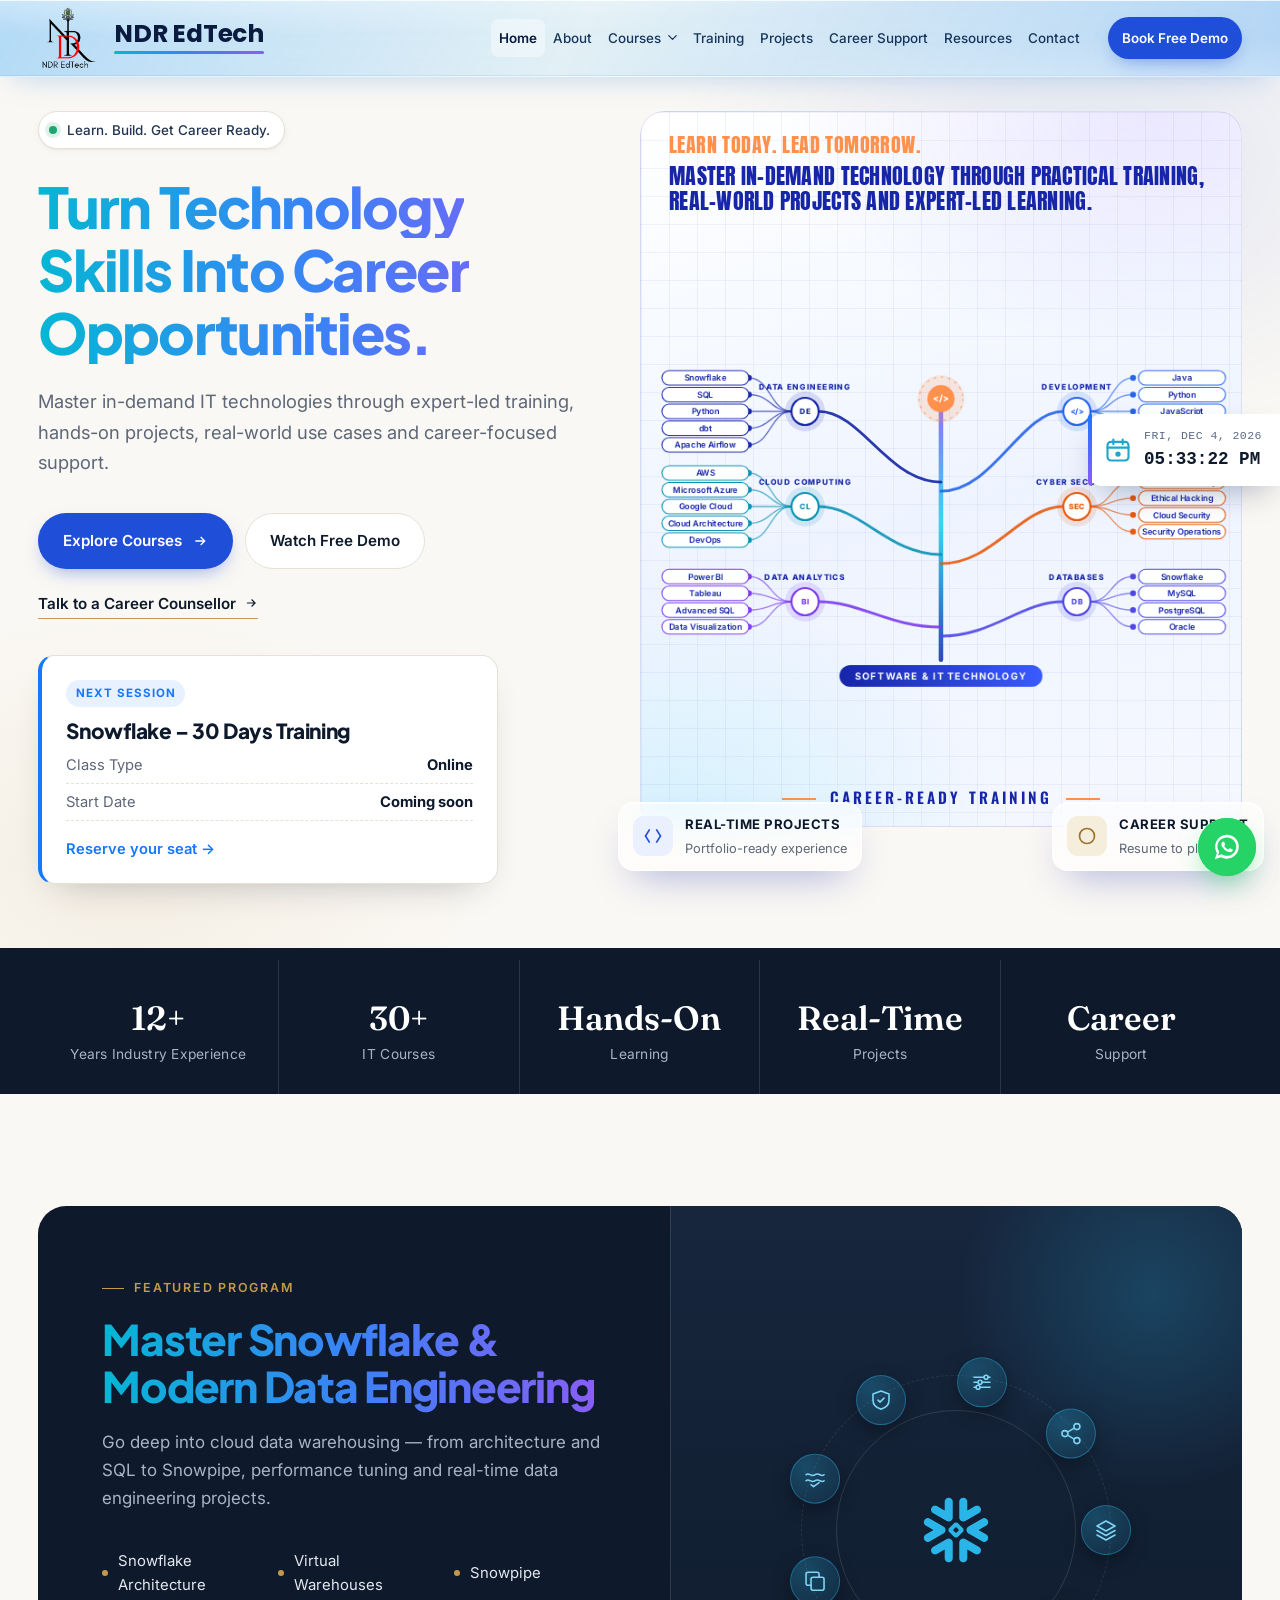
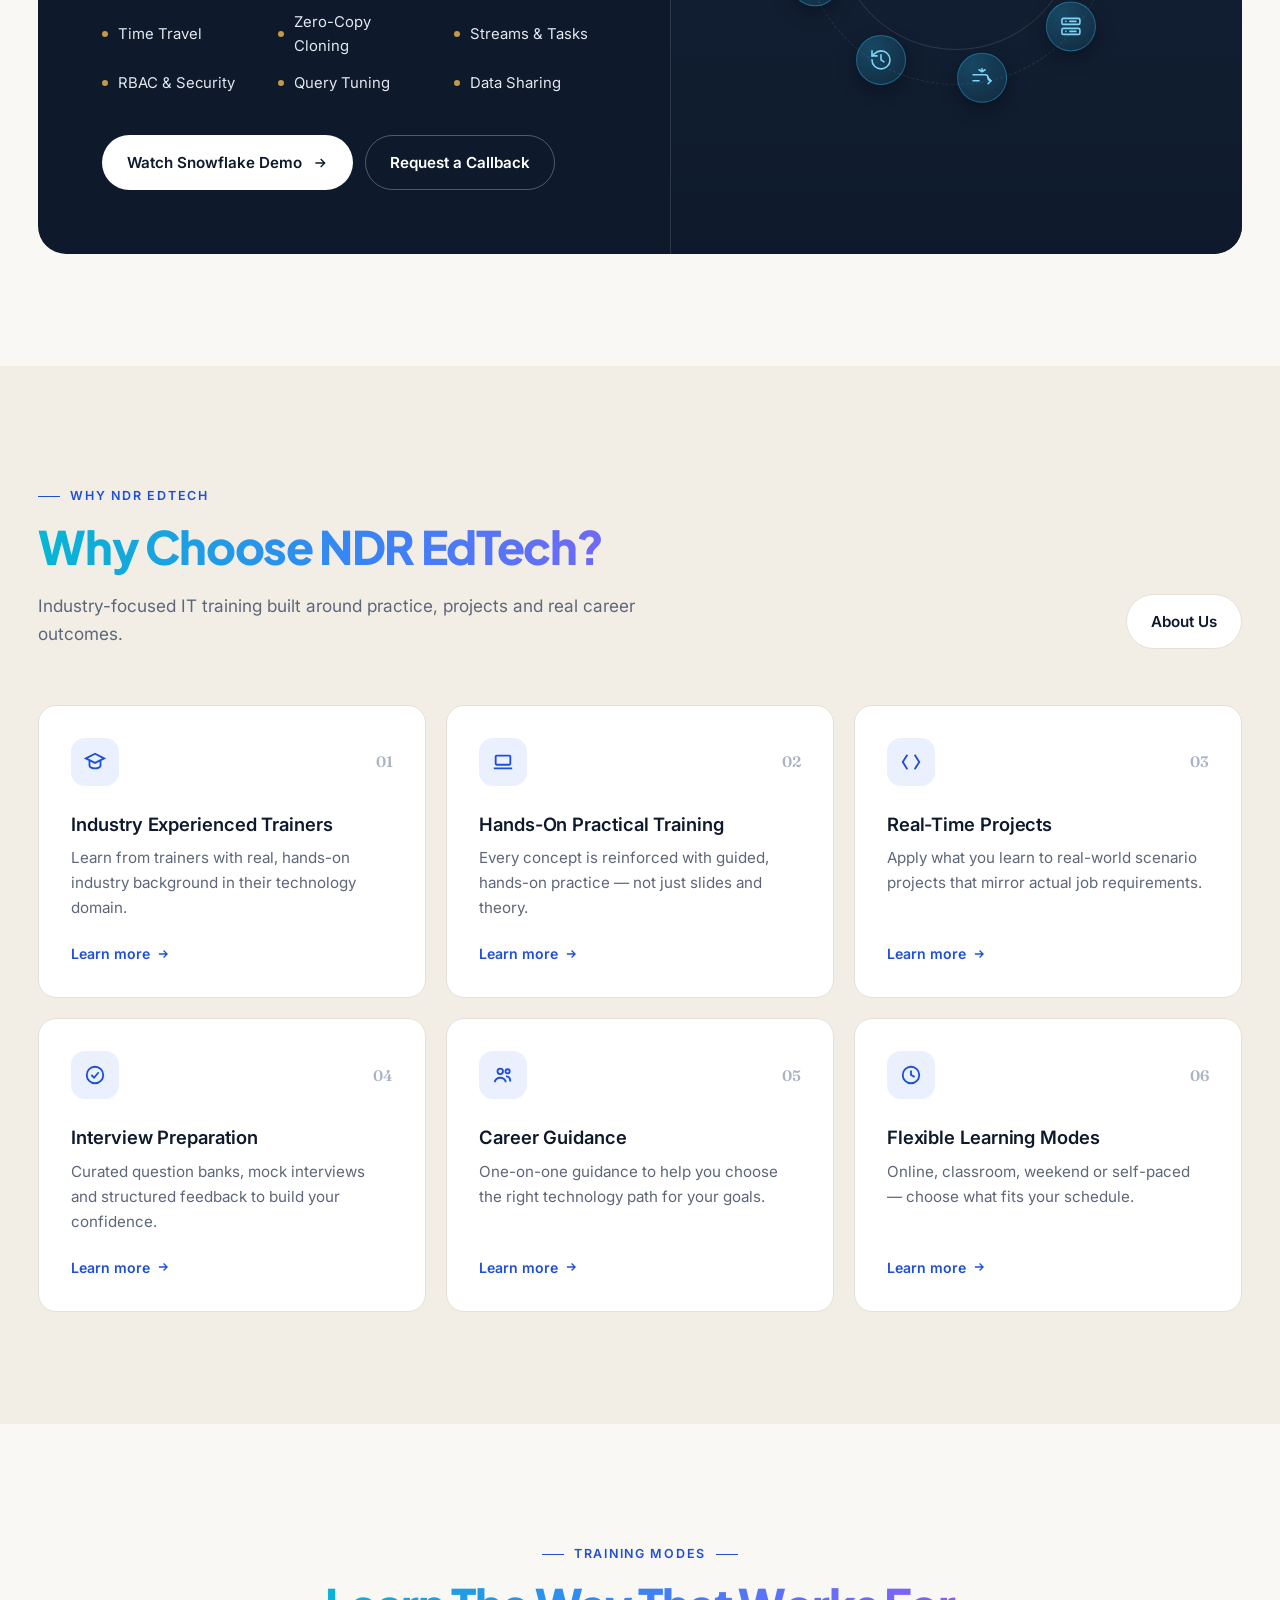
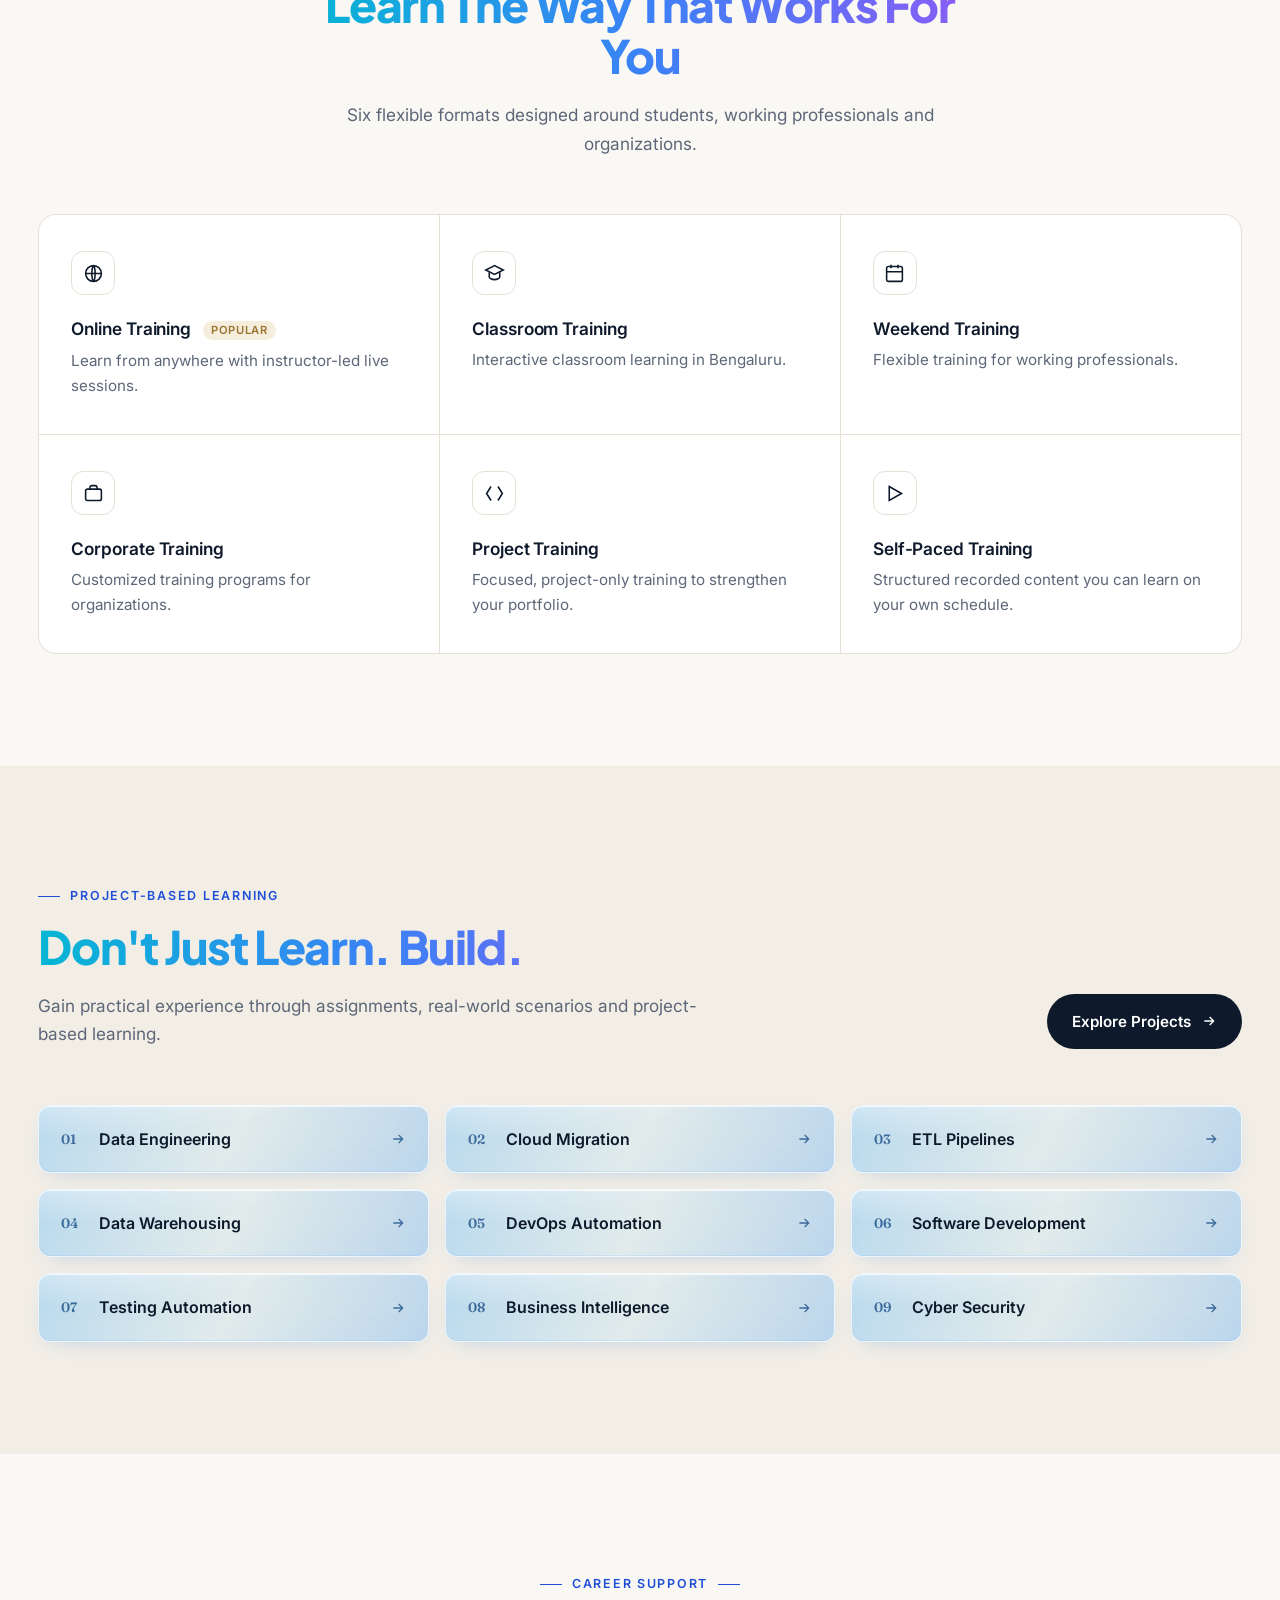
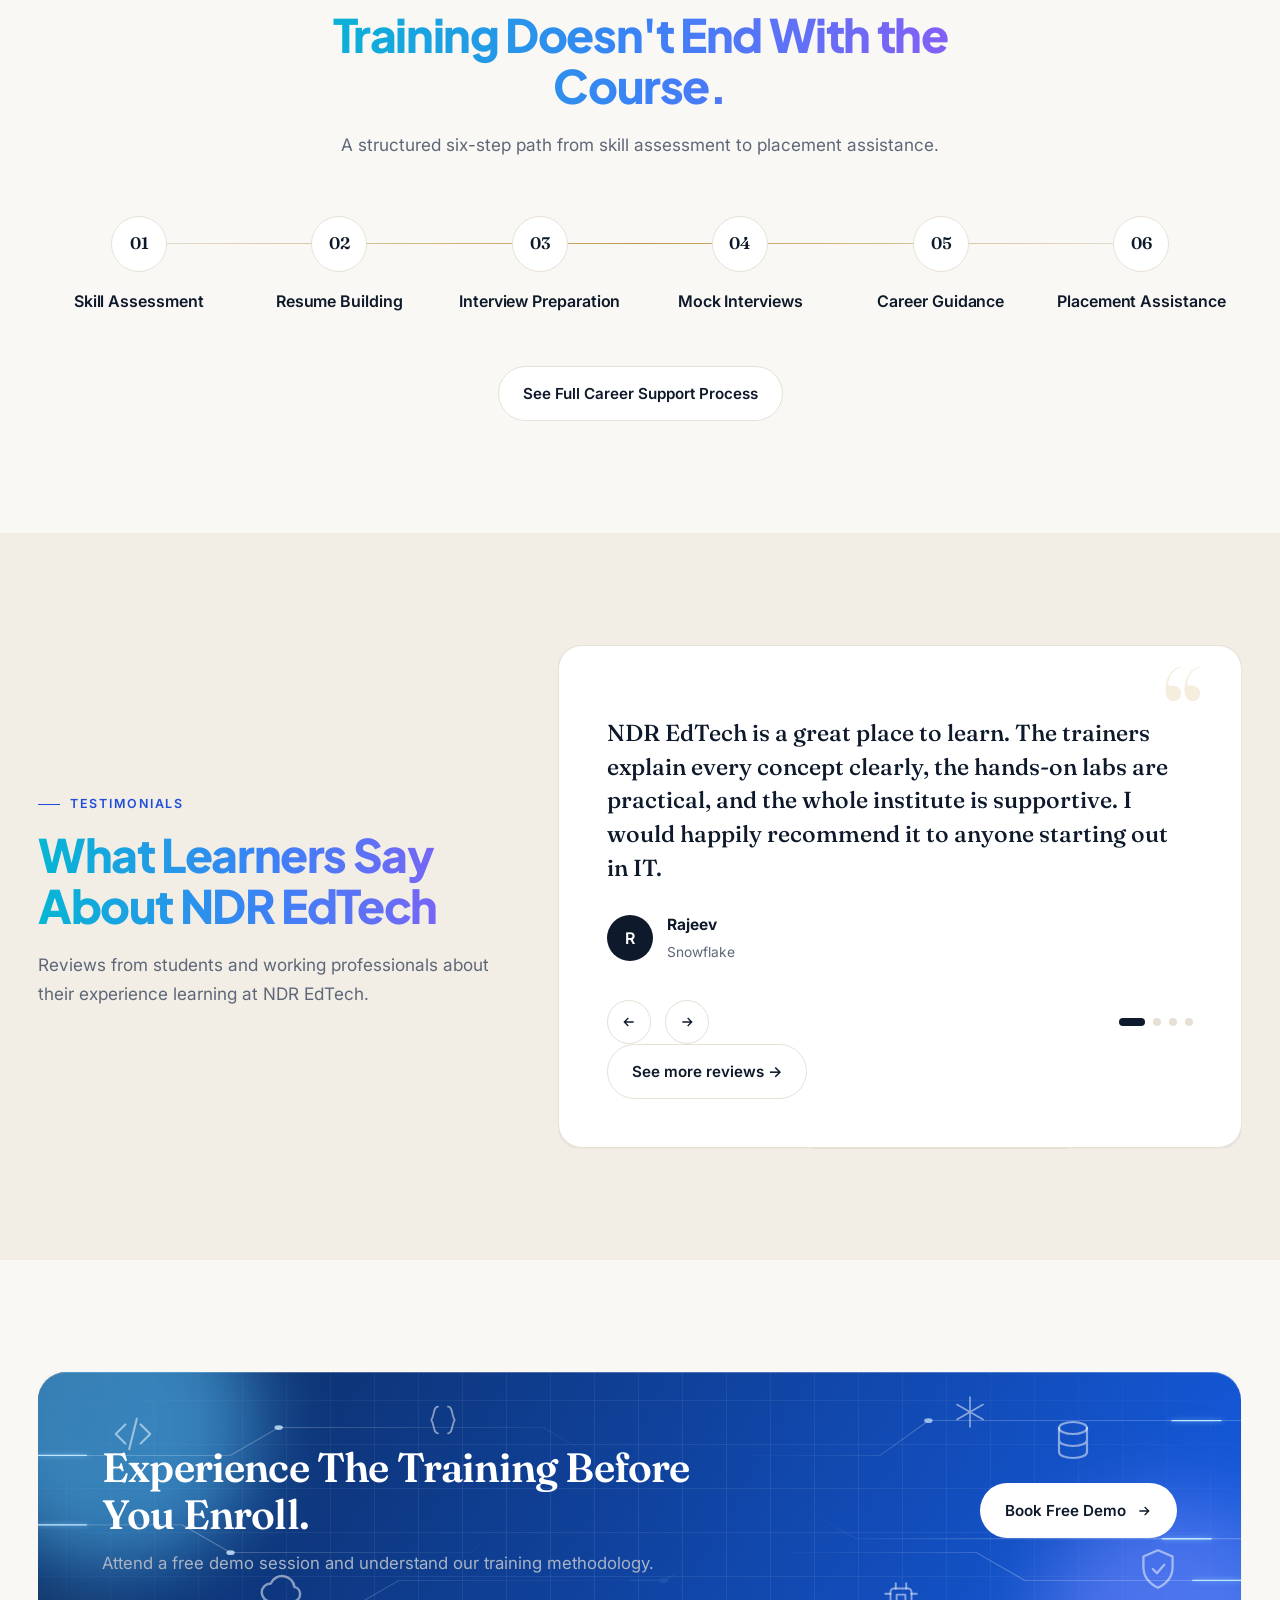
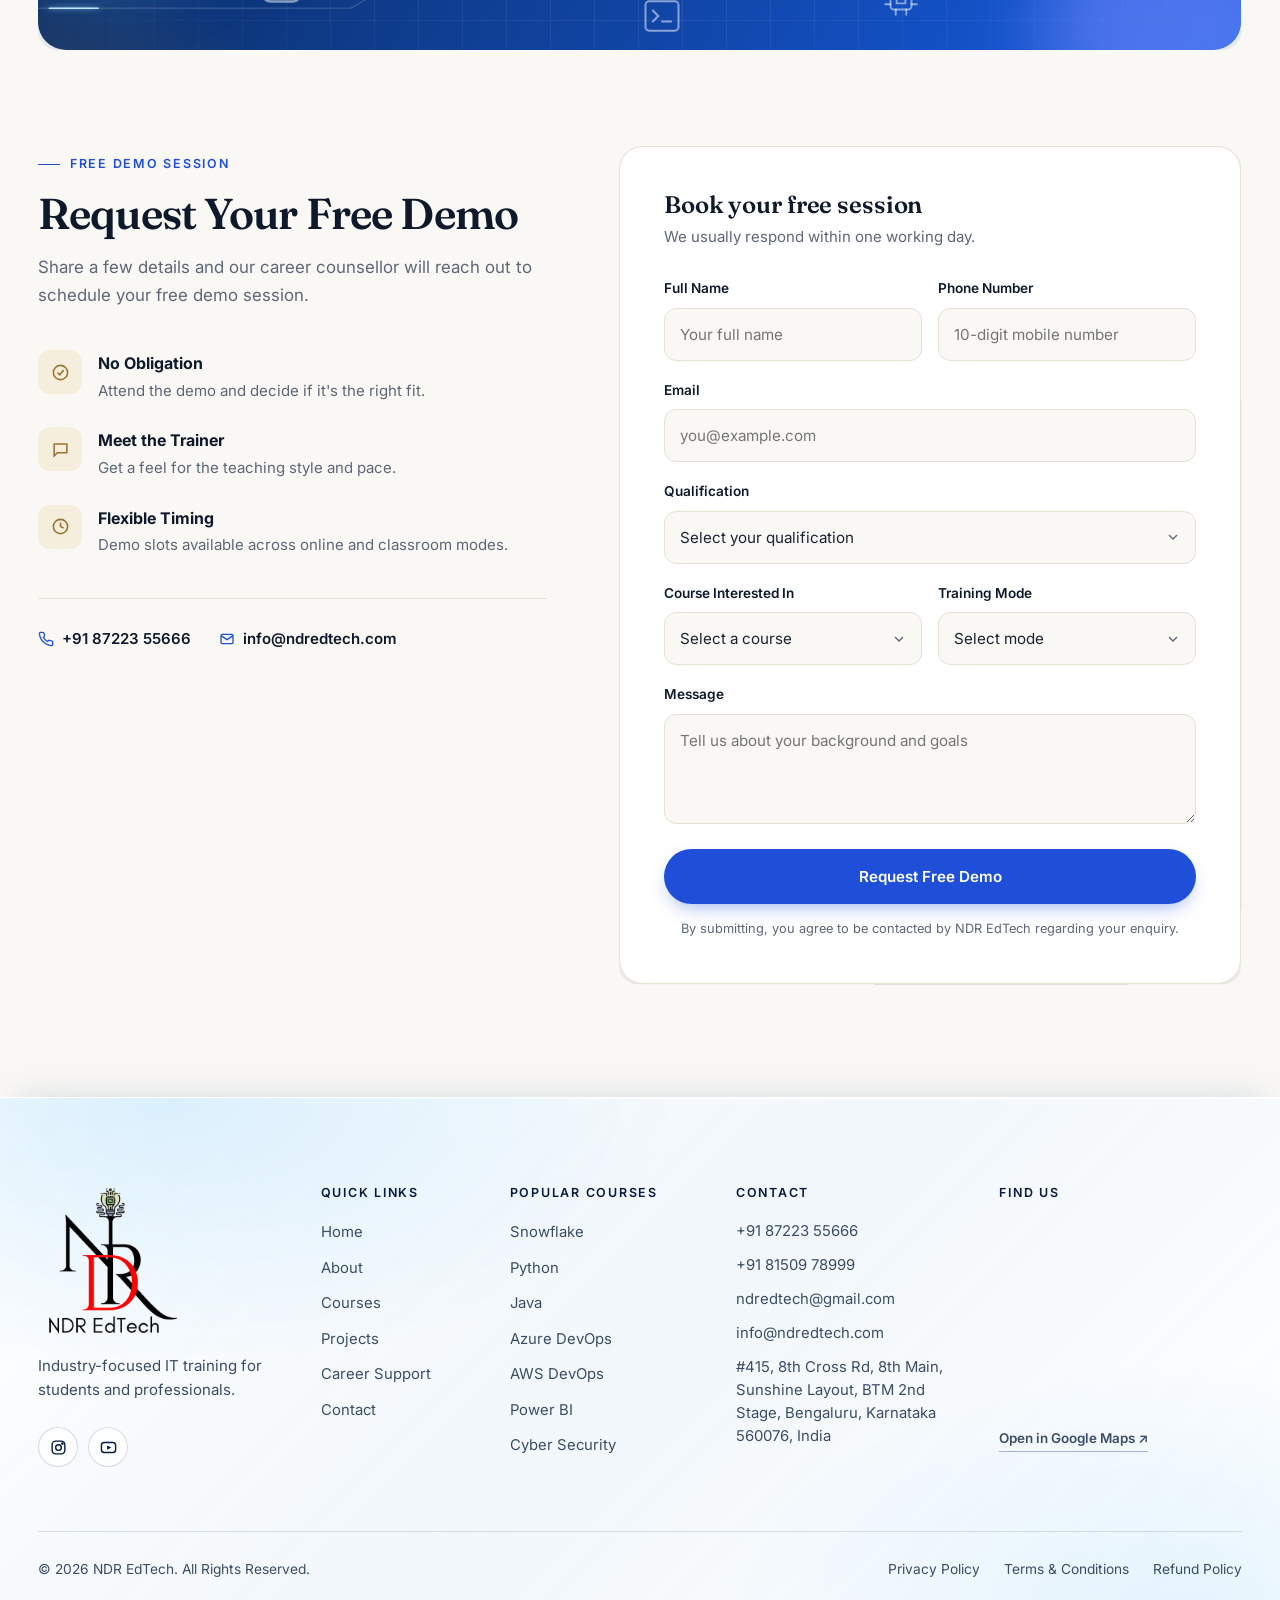
<file: index.html>
<!DOCTYPE html>
<html lang="en">
<head>
<meta charset="UTF-8">
<meta name="viewport" content="width=device-width, initial-scale=1.0">
<title>NDR EdTech | IT Training Institute in Bangalore</title>
<meta name="description" content="NDR EdTech provides practical IT training, hands-on projects and career-focused technology courses in Bangalore and online. Learn. Build. Get Career Ready.">
<meta name="keywords" content="NDR EdTech, IT training Bangalore, Snowflake training, Python course, Azure DevOps training, AWS DevOps, Power BI course, Cyber Security training, data engineering course">
<link rel="canonical" href="https://www.ndredtech.com/">
<meta property="og:type" content="website">
<meta property="og:title" content="NDR EdTech | IT Training Institute in Bangalore">
<meta property="og:description" content="Master in-demand IT technologies through expert-led training, hands-on projects and career-focused support.">
<meta property="og:image" content="assets/hero/hero-image.jpg">
<meta property="og:url" content="https://www.ndredtech.com/">
<meta name="theme-color" content="#0E1A2B">
<script>document.documentElement.classList.add("js")</script>
<link rel="icon" href="assets/logo/ndr-edtech-logo.png" type="image/png">
<link rel="preconnect" href="https://fonts.googleapis.com">
<link rel="preconnect" href="https://fonts.gstatic.com" crossorigin>
<link href="https://fonts.googleapis.com/css2?family=Fraunces:opsz,wght@9..144,500;9..144,600;9..144,700&family=Inter:wght@400;500;600;700&family=Plus+Jakarta+Sans:wght@800&family=Anton&family=Oswald:wght@600&display=swap" rel="stylesheet">

<style>
:root{
  --ink:#0E1A2B; --ink-2:#17263D; --ink-3:#22344F;
  --paper:#FAF8F4; --surface:#FFFFFF; --sand:#F2EEE6;
  --line:#E6E0D5; --line-dark:rgba(255,255,255,.12);
  --text:#1A2333; --muted:#5D6778; --muted-light:#A9B3C4;
  --accent:#1F4FD8; --accent-ink:#163BA6; --accent-soft:#EAF0FD;
  --gold:#C49A4A; --gold-soft:#F6EEDD;
  --radius:18px; --radius-sm:12px;
  --shadow-sm:0 1px 2px rgba(14,26,43,.06),0 2px 8px rgba(14,26,43,.04);
  --shadow:0 10px 30px -12px rgba(14,26,43,.18),0 2px 6px rgba(14,26,43,.05);
  --shadow-lg:0 30px 60px -20px rgba(14,26,43,.30);
  --serif:"Fraunces",Georgia,"Times New Roman",serif;
  --sans:"Inter",system-ui,-apple-system,"Segoe UI",Roboto,sans-serif;
  --container:100%;
}
*,*::before,*::after{box-sizing:border-box}
html{scroll-behavior:smooth;-webkit-text-size-adjust:100%}
body{margin:0;font-family:var(--sans);font-size:16px;line-height:1.65;color:var(--text);background:var(--paper);-webkit-font-smoothing:antialiased}
img{max-width:100%;display:block}
a{color:inherit;text-decoration:none}
button{font:inherit;cursor:pointer}
h1,h2,h3,h4{margin:0;color:var(--ink);line-height:1.15}
h1,h2{font-family:var(--serif);font-weight:600;letter-spacing:-.02em}
h3{font-size:1.08rem;font-weight:600;letter-spacing:-.005em}
p{margin:0}
:focus-visible{outline:2px solid var(--accent);outline-offset:3px;border-radius:6px}

.container{width:100%;max-width:var(--container);margin:0 auto;padding:0 clamp(16px,3vw,56px)}
.section{padding:112px 0}
.section-sand{background:var(--sand)}

.eyebrow{display:inline-flex;align-items:center;gap:10px;font-size:.78rem;font-weight:600;letter-spacing:.14em;text-transform:uppercase;color:var(--accent)}
.eyebrow::before{content:"";width:22px;height:1.5px;background:currentColor}
.section-head{max-width:680px;margin-bottom:56px}
.section-head.center{margin-left:auto;margin-right:auto;text-align:center}
.section-head.center .eyebrow::after{content:"";width:22px;height:1.5px;background:currentColor}
.section-head h2{font-family:"Plus Jakarta Sans","Inter",sans-serif;font-weight:800;letter-spacing:-.03em;line-height:1.12;font-size:clamp(2rem,3.6vw,2.9rem);margin-top:14px;background:linear-gradient(90deg,#06b6d4 0%,#3b82f6 50%,#8b5cf6 100%);-webkit-background-clip:text;background-clip:text;color:transparent;-webkit-text-fill-color:transparent;padding-bottom:.08em}
.section-head p{margin-top:16px;color:var(--muted);font-size:1.075rem}
.head-row{display:flex;justify-content:space-between;align-items:flex-end;gap:32px;margin-bottom:56px}
.head-row .section-head{margin-bottom:0}

.skip-link{position:absolute;left:-999px;top:12px;background:var(--ink);color:#fff;padding:10px 16px;border-radius:8px;z-index:200}
.skip-link:focus{left:12px}

/* Buttons */
.btn{display:inline-flex;align-items:center;justify-content:center;gap:10px;padding:14px 24px;border-radius:999px;font-weight:600;font-size:.95rem;border:1.5px solid transparent;transition:transform .2s ease,background .2s ease,border-color .2s ease,color .2s ease,box-shadow .2s ease;white-space:nowrap}
.btn svg{width:16px;height:16px;transition:transform .2s ease}
.btn:hover svg{transform:translateX(3px)}
.btn-primary{background:var(--accent);color:#fff;box-shadow:0 8px 20px -8px rgba(31,79,216,.55)}
.btn-primary:hover{background:var(--accent-ink);transform:translateY(-1px)}
.btn-dark{background:var(--ink);color:#fff}
.btn-dark:hover{background:var(--ink-3);transform:translateY(-1px)}
.btn-outline{border-color:var(--line);color:var(--ink);background:var(--surface)}
.btn-outline:hover{border-color:var(--ink)}
.btn-light{background:#fff;color:var(--ink)}
.btn-light:hover{background:var(--gold-soft);transform:translateY(-1px)}
.btn-ghost-light{border-color:rgba(255,255,255,.28);color:#fff}
.btn-ghost-light:hover{border-color:#fff;background:rgba(255,255,255,.06)}
.btn-sm{padding:10px 18px;font-size:.88rem}
.btn-block{width:100%}

/* Header */
.site-header{position:sticky;top:0;z-index:100;background:rgba(250,248,244,.82);backdrop-filter:saturate(160%) blur(14px);-webkit-backdrop-filter:saturate(160%) blur(14px);border-bottom:1px solid transparent;transition:border-color .25s,box-shadow .25s}
.site-header.scrolled{border-color:var(--line);box-shadow:0 6px 20px -16px rgba(14,26,43,.25)}

/* Sky-blue liquid glass header */
.site-header{background:linear-gradient(120deg,rgba(125,196,250,.58),rgba(190,228,252,.42) 45%,rgba(120,185,248,.55))!important;backdrop-filter:blur(20px) saturate(190%)!important;-webkit-backdrop-filter:blur(20px) saturate(190%)!important;border-bottom:1px solid rgba(255,255,255,.6)!important;box-shadow:inset 0 1px 0 rgba(255,255,255,.75),inset 0 -1px 0 rgba(90,160,230,.18),0 10px 30px -12px rgba(50,130,220,.35)!important;isolation:isolate}
.site-header::before{content:"";position:absolute;inset:0;z-index:-1;pointer-events:none;background:radial-gradient(120% 160% at 15% -40%,rgba(255,255,255,.65),rgba(255,255,255,0) 55%),radial-gradient(60% 120% at 90% 120%,rgba(255,255,255,.35),rgba(255,255,255,0) 60%)}
.site-header.scrolled{background:linear-gradient(120deg,rgba(110,185,246,.72),rgba(175,220,251,.58) 45%,rgba(105,175,244,.7))!important}
.site-header .main-nav a{color:#17365c}
.site-header .main-nav a:hover,.site-header .main-nav a.active,.site-header .main-nav a[aria-current="page"]{color:#071A41;background:rgba(255,255,255,.4)}
.site-header .brand{color:#071A41}
.site-header .btn-outline,.site-header .nav-actions .btn:not(.btn-primary){background:rgba(255,255,255,.55);border-color:rgba(255,255,255,.8)}
.nav-wrap{max-width:var(--container);margin:0 auto;padding:0 clamp(16px,3vw,56px);height:76px;display:flex;align-items:center;justify-content:space-between;gap:24px}
.brand{white-space:nowrap;flex-shrink:0;display:flex;align-items:center;gap:12px;font-weight:700;color:var(--ink);font-size:1.08rem;letter-spacing:-.01em}
.brand img{height:40px;width:auto}
.brand-mark{display:none;width:40px;height:40px;border-radius:11px;background:var(--ink);color:#fff;font-family:var(--serif);font-weight:700;font-size:.95rem;align-items:center;justify-content:center}
.brand.no-logo .brand-mark{display:inline-flex}
.main-nav{display:flex;gap:4px}
.main-nav a{white-space:nowrap;padding:8px 11px;border-radius:8px;font-size:.92rem;font-weight:500;color:var(--muted);transition:color .2s,background .2s}
.main-nav a:hover{color:var(--ink);background:rgba(14,26,43,.04)}
.main-nav a[aria-current="page"]{color:var(--ink);font-weight:600}
.nav-actions{display:flex;align-items:center;gap:10px}
.hamburger{display:none;width:44px;height:44px;border:1px solid var(--line);background:var(--surface);border-radius:12px;align-items:center;justify-content:center;flex-direction:column;gap:5px}
.hamburger span{width:18px;height:1.6px;background:var(--ink);border-radius:2px;transition:transform .25s,opacity .25s}
.hamburger[aria-expanded="true"] span:nth-child(1){transform:translateY(6.6px) rotate(45deg)}
.hamburger[aria-expanded="true"] span:nth-child(2){opacity:0}
.hamburger[aria-expanded="true"] span:nth-child(3){transform:translateY(-6.6px) rotate(-45deg)}
.mobile-nav{display:none;position:fixed;inset:76px 0 0 0;background:var(--paper);z-index:99;padding:20px 24px 120px;overflow-y:auto;flex-direction:column}
.mobile-nav.open{display:flex}
.mobile-nav > a{padding:16px 4px;border-bottom:1px solid var(--line);font-size:1.1rem;font-weight:500;color:var(--ink)}
.mobile-nav .nav-actions{flex-direction:column;align-items:stretch;margin-top:24px;gap:12px}

/* Hero */
.hero{position:relative;padding:80px 0 96px;overflow:hidden}
.hero::before{content:"";position:absolute;inset:0;background:
  radial-gradient(600px 400px at 85% 10%,rgba(31,79,216,.10),transparent 70%),
  radial-gradient(500px 360px at 10% 90%,rgba(196,154,74,.10),transparent 70%);pointer-events:none}
.hero-inner{position:relative;display:grid;grid-template-columns:1.25fr .75fr;gap:64px;align-items:center}
.hero-eyebrow{display:inline-flex;align-items:center;gap:10px;padding:7px 14px 7px 10px;border:1px solid var(--line);background:var(--surface);border-radius:999px;font-size:.84rem;font-weight:500;color:var(--ink-3);box-shadow:var(--shadow-sm)}
.hero-eyebrow .dot{width:8px;height:8px;border-radius:50%;background:#1BA672;box-shadow:0 0 0 4px rgba(27,166,114,.15)}
.hero h1{font-size:clamp(2.6rem,5.4vw,4.3rem);margin:26px 0 22px;line-height:1.05}
.hero h1 em{font-style:italic;color:var(--accent)}
.hero-sub{font-size:1.15rem;color:var(--muted);max-width:540px}
.hero-cta-row{display:flex;flex-wrap:wrap;gap:12px;margin-top:36px}
.hero-link{display:inline-flex;align-items:center;gap:8px;margin-top:22px;font-weight:600;font-size:.95rem;color:var(--ink);border-bottom:1.5px solid var(--gold);padding-bottom:2px}
.hero-link:hover{color:var(--accent)}
.next-session{margin-top:36px;max-width:460px;width:100%;box-sizing:border-box;padding:22px 24px;background:#fff;border:1px solid var(--line);border-left:4px solid #1677FF;border-radius:16px;box-shadow:0 16px 36px -20px rgba(14,26,43,.3)}
.next-session .ns-badge{display:inline-block;font-size:.72rem;font-weight:700;letter-spacing:.08em;text-transform:uppercase;color:#1677FF;background:#E8F1FF;padding:4px 10px;border-radius:20px}
.next-session h3{font-family:"Plus Jakarta Sans","Inter",sans-serif;font-weight:800;font-size:1.3rem;color:var(--ink);margin:12px 0 10px;letter-spacing:-.02em}
.next-session ul{list-style:none;padding:0;margin:0 0 14px;display:grid;gap:6px}
.next-session li{display:flex;justify-content:space-between;gap:16px;font-size:.92rem;border-bottom:1px dashed var(--line);padding-bottom:6px}
.next-session li span{color:var(--muted)}
.next-session li b{color:var(--ink)}
.next-session .ns-link{font-weight:600;font-size:.92rem;color:#1677FF}
.hero-trust{display:flex;gap:0;margin-top:48px;padding-top:28px;border-top:1px solid var(--line)}
.hero-trust div{padding-right:28px;margin-right:28px;border-right:1px solid var(--line)}
.hero-trust div:last-child{border:0;margin:0;padding:0}
.hero-trust b{display:block;font-family:var(--serif);font-size:1.6rem;font-weight:600;color:var(--ink);line-height:1.1}
.hero-trust span{font-size:.86rem;color:var(--muted)}

.hero-visual{position:relative}
.hero-frame{position:relative;border-radius:24px;overflow:hidden;background:var(--ink);aspect-ratio:4/4.3;box-shadow:var(--shadow-lg)}
.hero-frame img{width:100%;height:100%;object-fit:cover;opacity:0;transition:opacity .6s ease}
.hero-frame img.loaded{opacity:1}
.visual-fallback{position:absolute;inset:0;display:flex;flex-direction:column;align-items:center;justify-content:center;gap:14px;color:rgba(255,255,255,.7);font-weight:500;background:
  radial-gradient(circle at 30% 20%,rgba(31,79,216,.45),transparent 55%),
  radial-gradient(circle at 80% 85%,rgba(196,154,74,.35),transparent 50%),var(--ink)}
.visual-fallback svg{width:56px;height:56px}
.float-card{position:absolute;background:var(--surface);border:1px solid var(--line);border-radius:16px;box-shadow:var(--shadow);padding:14px 16px;display:flex;align-items:center;gap:12px;font-size:.88rem}
.float-card strong{display:block;color:var(--ink);font-size:.95rem}
.float-card span{color:var(--muted);font-size:.8rem}
.float-card .fc-icon{width:40px;height:40px;border-radius:11px;display:grid;place-items:center;flex-shrink:0}
.float-card .fc-icon svg{width:20px;height:20px}
.fc-1{left:-36px;bottom:56px;animation:cardIn .8s cubic-bezier(.2,.7,.2,1) 1.1s both,float 6s ease-in-out 1.9s infinite}
.fc-1 .fc-icon{background:var(--accent-soft);color:var(--accent)}
.fc-2{right:-24px;top:40px;animation:cardIn .8s cubic-bezier(.2,.7,.2,1) 1.3s both,float 6s ease-in-out 2.6s infinite}
.fc-2 .fc-icon{background:var(--gold-soft);color:#9A7430}
@keyframes float{0%,100%{transform:translateY(0)}50%{transform:translateY(-8px)}}

/* Stats */
.stats-band{background:var(--ink);color:#fff}
.stats-grid{display:grid;grid-template-columns:repeat(5,1fr)}
.stat-item{padding:40px 24px;text-align:center;border-right:1px solid var(--line-dark)}
.stat-item:last-child{border-right:0}
.stat-number{font-family:var(--serif);font-size:2.1rem;font-weight:600;line-height:1.1;color:#fff}
.stat-label{margin-top:6px;font-size:.86rem;color:var(--muted-light);letter-spacing:.02em}

/* Snowflake feature */
.feature{display:grid;grid-template-columns:1.05fr .95fr;background:var(--ink);color:#fff;border-radius:28px;overflow:hidden;position:relative}
.feature::after{content:"";position:absolute;right:-120px;top:-120px;width:420px;height:420px;border-radius:50%;background:radial-gradient(circle,rgba(41,181,232,.22),transparent 65%);pointer-events:none}
.feature-body{padding:64px}
.feature .eyebrow{color:var(--gold)}
.feature h2{font-family:"Plus Jakarta Sans","Inter",sans-serif;font-weight:800;letter-spacing:-.03em;line-height:1.12;font-size:clamp(1.9rem,3.3vw,2.7rem);margin-top:16px;background:linear-gradient(90deg,#06b6d4 0%,#3b82f6 50%,#8b5cf6 100%);-webkit-background-clip:text;background-clip:text;color:transparent;-webkit-text-fill-color:transparent;padding-bottom:.08em}
.feature .lead{color:var(--muted-light);font-size:1.06rem;margin-top:16px;max-width:560px}
.topic-list{display:grid;grid-template-columns:repeat(3,1fr);gap:12px 24px;margin:36px 0 40px;padding:0;list-style:none}
.topic-list li{display:flex;align-items:center;gap:10px;font-size:.93rem;color:#E3E8F0}
.topic-list li::before{content:"";width:6px;height:6px;border-radius:50%;background:var(--gold);flex-shrink:0}
.feature-cta{display:flex;gap:12px;flex-wrap:wrap}
.feature-visual{position:relative;display:grid;place-items:center;border-left:1px solid var(--line-dark);background:linear-gradient(180deg,var(--ink-2),var(--ink))}
.feature-visual .ring{width:240px;height:240px;border-radius:50%;border:1px solid var(--line-dark);display:grid;place-items:center;position:relative}
.feature-visual .ring::before{content:"";position:absolute;inset:-36px;border-radius:50%;border:1px dashed rgba(255,255,255,.10)}
.feature-visual img{width:120px;height:auto;animation:spin 40s linear infinite}
.feature-visual .snow-fallback{width:110px;height:110px;color:#29B5E8;animation:spin 40s linear infinite}
@keyframes spin{to{transform:rotate(360deg)}}
.feature-visual .orbit span{cursor:pointer}
.topic-modal{position:fixed;inset:0;z-index:300;display:grid;place-items:center;padding:20px;background:rgba(6,12,22,.66);backdrop-filter:blur(6px);opacity:0;visibility:hidden;transition:opacity .3s,visibility .3s}
.topic-modal.open{opacity:1;visibility:visible}
.tm-card{position:relative;width:100%;max-width:560px;max-height:88vh;overflow:auto;background:linear-gradient(180deg,#13243a,#0c1828);color:#E3E8F0;border:1px solid rgba(41,181,232,.35);border-radius:24px;padding:36px;box-shadow:0 30px 80px rgba(0,0,0,.55),0 0 60px rgba(41,181,232,.12);transform:translateY(18px) scale(.96);transition:transform .35s cubic-bezier(.2,.8,.2,1)}
.topic-modal.open .tm-card{transform:none}
.tm-icon{width:56px;height:56px;border-radius:50%;display:grid;place-items:center;color:#7FD3F5;background:radial-gradient(circle at 30% 25%,rgba(41,181,232,.3),rgba(41,181,232,.08));border:1px solid rgba(41,181,232,.45)}
.tm-icon svg{width:28px;height:28px}
.tm-card h3{font-family:var(--serif);font-size:1.7rem;color:#fff;margin:18px 0 10px;line-height:1.2}
.tm-card p{color:#B9C4D6;margin:0 0 18px;font-size:1rem}
.tm-card ul{list-style:none;margin:0 0 26px;padding:0;display:grid;gap:10px}
.tm-card li{display:flex;gap:10px;font-size:.94rem;color:#E3E8F0}
.tm-card li::before{content:"";width:6px;height:6px;margin-top:9px;border-radius:50%;background:var(--gold);flex-shrink:0}
.tm-x{position:absolute;top:16px;right:16px;width:38px;height:38px;border-radius:50%;border:1px solid rgba(255,255,255,.18);background:rgba(255,255,255,.06);color:#fff;font-size:1.3rem;line-height:1;cursor:pointer}
.tm-x:hover{background:rgba(255,255,255,.14)}
@media (max-width:520px){.tm-card{padding:28px 22px}}
.feature-visual{min-height:520px;overflow:hidden}
.feature-visual .orbit{position:absolute;inset:0;margin:0;padding:0;list-style:none;animation:spin 45s linear infinite}
.feature-visual .orbit:hover,.feature-visual .orbit:hover span{animation-play-state:paused}
.feature-visual .orbit li{position:absolute;top:50%;left:50%;width:0;height:0;transform:rotate(var(--a)) translateX(150px) rotate(calc(-1 * var(--a)))}
.feature-visual .orbit span{position:absolute;left:0;top:0;translate:-50% -50%;width:50px;height:50px;display:grid;place-items:center;color:#7FD3F5;background:radial-gradient(circle at 30% 25%,rgba(41,181,232,.28),rgba(41,181,232,.08));border:1px solid rgba(41,181,232,.4);border-radius:50%;box-shadow:0 6px 18px rgba(0,0,0,.35);animation:spin 45s linear infinite reverse;transition:color .3s,border-color .3s,box-shadow .3s}
.feature-visual .orbit span:hover{color:#fff;border-color:#29B5E8;box-shadow:0 0 22px rgba(41,181,232,.55)}
.feature-visual .orbit span svg{width:24px;height:24px}
@media (prefers-reduced-motion:reduce){.feature-visual .orbit,.feature-visual .orbit span{animation:none}}
@media (max-width:900px){.feature-visual{min-height:480px}}
@media (max-width:520px){.feature-visual .ring{transform:scale(.68)}.feature-visual{min-height:380px}}

/* Why cards */
.why-grid{display:grid;grid-template-columns:repeat(3,1fr);gap:20px}
.why-card{text-align:left;background:var(--surface);border:1px solid var(--line);border-radius:var(--radius);padding:32px;display:flex;flex-direction:column;align-items:flex-start;transition:transform .25s,box-shadow .25s,border-color .25s;color:var(--text)}
.why-card:hover{transform:translateY(-4px);box-shadow:var(--shadow);border-color:transparent}
.why-top{display:flex;justify-content:space-between;align-items:center;width:100%;margin-bottom:28px}
.why-icon{width:48px;height:48px;border-radius:14px;background:var(--accent-soft);color:var(--accent);display:grid;place-items:center}
.why-icon svg{width:22px;height:22px}
.why-index{font-family:var(--serif);font-size:.95rem;color:var(--muted-light);font-weight:600}
.why-card h3{font-size:1.15rem;margin-bottom:10px}
.why-card p{color:var(--muted);font-size:.95rem}
.why-more{margin-top:auto;padding-top:22px;font-size:.88rem;font-weight:600;color:var(--accent);display:inline-flex;align-items:center;gap:6px}
.why-more svg{width:14px;height:14px;transition:transform .2s}
.why-card:hover .why-more svg{transform:translateX(3px)}

.why-modal{position:fixed;inset:0;z-index:300;display:none;align-items:center;justify-content:center;padding:24px}
.why-modal.open{display:flex}
.why-modal-backdrop{position:absolute;inset:0;background:rgba(14,26,43,.55);backdrop-filter:blur(4px);animation:fade .2s ease}
.why-modal-panel{position:relative;background:var(--surface);border-radius:22px;max-width:480px;width:100%;padding:40px;box-shadow:var(--shadow-lg);animation:pop .25s ease}
.why-modal-close{position:absolute;top:16px;right:16px;width:38px;height:38px;border-radius:50%;border:1px solid var(--line);background:var(--surface);font-size:1.3rem;color:var(--muted);line-height:1}
.why-modal-close:hover{color:var(--ink);border-color:var(--ink)}
.why-modal-panel h3{font-family:var(--serif);font-size:1.6rem;margin:20px 0 20px}
.why-modal-points{list-style:none;margin:0;padding:0;display:grid;gap:14px}
.why-modal-points li{display:flex;gap:12px;color:var(--text);font-size:.97rem}
.why-modal-points li::before{content:"";flex-shrink:0;width:20px;height:20px;margin-top:2px;border-radius:50%;background:var(--accent-soft) url("data:image/svg+xml,%3Csvg xmlns='http://www.w3.org/2000/svg' viewBox='0 0 24 24' fill='none' stroke='%231F4FD8' stroke-width='3'%3E%3Cpath d='M6 12l4 4 8-8'/%3E%3C/svg%3E") center/12px no-repeat}
@keyframes fade{from{opacity:0}}
@keyframes pop{from{opacity:0;transform:translateY(10px) scale(.98)}}

/* Modes */
.modes-grid{display:grid;grid-template-columns:repeat(3,1fr);gap:1px;background:var(--line);border:1px solid var(--line);border-radius:var(--radius);overflow:hidden}
.mode-card{background:var(--surface);padding:36px 32px;transition:background .25s}
.mode-card:hover{background:#FDFCFA}
.mode-icon{width:44px;height:44px;border-radius:12px;border:1px solid var(--line);display:grid;place-items:center;color:var(--ink);margin-bottom:24px;transition:background .25s,color .25s,border-color .25s}
.mode-icon svg{width:21px;height:21px}
.mode-card:hover .mode-icon{background:var(--ink);color:#fff;border-color:var(--ink)}
.mode-card h3{margin-bottom:8px}
.mode-card p{color:var(--muted);font-size:.95rem}
.mode-tag{display:inline-block;margin-left:8px;font-size:.7rem;font-weight:600;letter-spacing:.06em;text-transform:uppercase;color:#9A7430;background:var(--gold-soft);padding:3px 8px;border-radius:999px;vertical-align:middle}

/* Projects */
.domain-grid{display:grid;grid-template-columns:repeat(3,1fr);gap:16px}
.domain{display:flex;align-items:center;gap:16px;background:var(--surface);border:1px solid var(--line);border-radius:var(--radius-sm);padding:20px 22px;font-weight:600;color:var(--ink);transition:border-color .2s,transform .2s,box-shadow .2s}
.domain:hover{border-color:var(--accent);transform:translateY(-2px);box-shadow:var(--shadow-sm)}
.domain .num{font-family:var(--serif);font-size:.85rem;color:var(--muted-light);font-weight:600;min-width:22px}
.domain svg{margin-left:auto;width:16px;height:16px;color:var(--muted-light);transition:color .2s,transform .2s}
.domain:hover svg{color:var(--accent);transform:translateX(3px)}
.domain .d-arrow{margin-left:auto}
/* Sky-blue liquid glass tiles */
.domain{position:relative;overflow:hidden;isolation:isolate;background:linear-gradient(120deg,rgba(125,196,250,.5),rgba(195,230,253,.38) 50%,rgba(120,185,248,.46));backdrop-filter:blur(16px) saturate(180%);-webkit-backdrop-filter:blur(16px) saturate(180%);border:1px solid rgba(255,255,255,.7);box-shadow:inset 0 1px 0 rgba(255,255,255,.8),inset 0 -1px 0 rgba(90,160,230,.15),0 8px 22px -12px rgba(50,130,220,.35);transition:border-color .3s,transform .35s cubic-bezier(.2,.8,.2,1),box-shadow .35s,background .35s}
.domain::before{content:"";position:absolute;inset:0;z-index:-1;pointer-events:none;background:radial-gradient(120% 180% at 10% -50%,rgba(255,255,255,.7),rgba(255,255,255,0) 55%);transition:opacity .35s}
.domain::after{content:"";position:absolute;top:0;bottom:0;left:-60%;width:40%;z-index:-1;pointer-events:none;background:linear-gradient(100deg,transparent,rgba(255,255,255,.65),transparent);transform:skewX(-18deg);transition:left .8s cubic-bezier(.2,.8,.2,1)}
.domain:hover{background:linear-gradient(120deg,rgba(105,180,248,.68),rgba(175,222,252,.55) 50%,rgba(100,172,246,.64));border-color:rgba(255,255,255,.95);transform:translateY(-3px);box-shadow:inset 0 1px 0 rgba(255,255,255,.9),0 16px 34px -12px rgba(50,130,220,.5)}
.domain:hover::after{left:130%}
.domain .num,.domain .d-arrow{color:#3b6a9c}
.domain:hover .num{color:#071A41}
@media (prefers-reduced-motion:reduce){.domain::after{display:none}}
.domain .d-ico{margin:0 0 0 -8px;width:0;height:20px;opacity:0;transform:translateX(-10px) scale(.5) rotate(-20deg);color:var(--accent);overflow:hidden;flex-shrink:0;transition:width .45s cubic-bezier(.2,.8,.2,1),margin .45s cubic-bezier(.2,.8,.2,1),opacity .35s ease,transform .6s cubic-bezier(.34,1.56,.64,1)}
.domain .d-ico *{stroke-dasharray:1;stroke-dashoffset:1;transition:stroke-dashoffset .8s cubic-bezier(.4,0,.2,1) .1s}
.domain:hover .d-ico{width:22px;margin-left:0;opacity:1;transform:none;color:var(--accent)}
.domain:hover .d-ico *{stroke-dashoffset:0}
@media (prefers-reduced-motion:reduce){.domain .d-ico,.domain .d-ico *{transition:none}}

/* Process */
.process{display:grid;grid-template-columns:repeat(6,1fr);position:relative;counter-reset:step}
.process::before{content:"";position:absolute;top:27px;left:8%;right:8%;height:1px;background:linear-gradient(90deg,var(--line),var(--gold),var(--line))}
.step{position:relative;text-align:center;padding:0 10px}
.step-num{width:56px;height:56px;margin:0 auto 20px;border-radius:50%;background:var(--surface);border:1px solid var(--line);display:grid;place-items:center;font-family:var(--serif);font-weight:600;font-size:1.05rem;color:var(--ink);position:relative;z-index:1;transition:background .25s,color .25s,border-color .25s}
.step:hover .step-num{background:var(--ink);color:#fff;border-color:var(--ink)}
.step h3{font-size:1rem}
.step-num>*{grid-area:1/1;transition:opacity .35s ease,transform .6s cubic-bezier(.34,1.56,.64,1)}
.step-num .sn-ico{width:24px;height:24px;opacity:0;transform:rotate(-90deg) scale(.4)}
.step-num .sn-ico *{stroke-dasharray:1;stroke-dashoffset:1;transition:stroke-dashoffset .8s cubic-bezier(.4,0,.2,1) .1s}
.step:hover .sn-num{opacity:0;transform:rotate(90deg) scale(.4)}
.step:hover .sn-ico{opacity:1;transform:none}
.step:hover .sn-ico *{stroke-dashoffset:0}
@media (prefers-reduced-motion:reduce){.step-num>*,.step-num .sn-ico *{transition:none}}
.center-cta{text-align:center;margin-top:56px}

/* Testimonials */
.t-wrap{display:grid;grid-template-columns:.8fr 1.2fr;gap:64px;align-items:center}
.t-slider{position:relative;background:var(--surface);border:1px solid var(--line);border-radius:24px;padding:48px;box-shadow:var(--shadow-sm)}
.t-slider::before{content:"\201C";position:absolute;top:8px;right:36px;font-family:var(--serif);font-size:9rem;line-height:1;color:var(--gold-soft)}
.t-track{position:relative;min-height:220px}
.t-slide{position:absolute;inset:0;opacity:0;visibility:hidden;transform:translateY(8px);transition:opacity .45s,transform .45s,visibility .45s}
.t-slide.active{position:relative;opacity:1;visibility:visible;transform:none}
.t-tag{display:inline-block;font-size:.72rem;font-weight:600;letter-spacing:.04em;color:#9A7430;background:var(--gold-soft);padding:4px 10px;border-radius:999px}
.t-quote{position:relative;font-family:var(--serif);font-size:1.45rem;line-height:1.45;color:var(--ink);margin:22px 0 28px;font-weight:500}
.t-person{display:flex;align-items:center;gap:14px}
.avatar{width:46px;height:46px;border-radius:50%;background:var(--ink);color:#fff;display:grid;place-items:center;font-weight:600}
.t-person strong{display:block;color:var(--ink);font-size:.97rem}
.t-person span{font-size:.86rem;color:var(--muted)}
.t-controls{display:flex;align-items:center;gap:14px;margin-top:36px}
.t-arrow{width:44px;height:44px;border-radius:50%;border:1px solid var(--line);background:var(--surface);display:grid;place-items:center;color:var(--ink);transition:background .2s,color .2s,border-color .2s}
.t-arrow:hover{background:var(--ink);color:#fff;border-color:var(--ink)}
.t-arrow svg{width:16px;height:16px}
.t-dots{display:flex;gap:8px;margin-left:auto}
.t-dots button{width:8px;height:8px;border-radius:999px;border:0;background:var(--line);padding:0;transition:width .3s,background .3s}
.t-dots button.active{width:26px;background:var(--ink)}

/* CTA banner */
.cta-banner{position:relative;overflow:hidden;background:var(--ink);border-radius:28px;padding:72px 64px;display:flex;align-items:center;justify-content:space-between;gap:40px;color:#fff;margin-bottom:96px}
.cta-banner::before{content:"";position:absolute;inset:0;background:
  radial-gradient(500px 300px at 100% 0%,rgba(31,79,216,.45),transparent 70%),
  radial-gradient(400px 260px at 0% 100%,rgba(196,154,74,.25),transparent 70%)}
.cta-banner > *{position:relative}
.cta-banner h2{color:#fff;font-size:clamp(1.8rem,3.2vw,2.6rem);max-width:620px}
.cta-banner p{color:var(--muted-light);margin-top:12px;font-size:1.05rem}

/* Demo form */
.demo-layout{display:grid;grid-template-columns:.9fr 1.1fr;gap:72px;align-items:start}
.demo-info h2{font-size:clamp(2rem,3.4vw,2.7rem);margin:14px 0 16px}
.demo-info > p{color:var(--muted);font-size:1.06rem}
.demo-highlights{list-style:none;margin:40px 0 0;padding:0;display:grid;gap:24px}
.demo-highlights li{display:flex;gap:16px}
.h-icon{width:44px;height:44px;flex-shrink:0;border-radius:12px;background:var(--gold-soft);color:#9A7430;display:grid;place-items:center}
.h-icon svg{width:19px;height:19px}
.demo-highlights strong{display:block;color:var(--ink)}
.demo-highlights span{color:var(--muted);font-size:.94rem}
.contact-quick{margin-top:40px;padding-top:28px;border-top:1px solid var(--line);display:flex;flex-wrap:wrap;gap:12px 28px;font-size:.94rem}
.contact-quick a{display:inline-flex;align-items:center;gap:8px;font-weight:600;color:var(--ink)}
.contact-quick a:hover{color:var(--accent)}
.contact-quick svg{width:16px;height:16px;color:var(--accent)}

.form-card{background:var(--surface);border:1px solid var(--line);border-radius:24px;padding:44px;box-shadow:var(--shadow)}
.form-card h3{font-family:var(--serif);font-size:1.5rem;margin-bottom:6px}
.form-card .form-intro{color:var(--muted);font-size:.94rem;margin-bottom:28px}
.form-row{display:grid;grid-template-columns:1fr 1fr;gap:16px}
.form-group{margin-bottom:18px}
.form-group label{display:block;font-size:.85rem;font-weight:600;color:var(--ink);margin-bottom:8px}
.form-group input,.form-group select,.form-group textarea{width:100%;font:inherit;font-size:.95rem;color:var(--text);background:var(--paper);border:1.5px solid var(--line);border-radius:12px;padding:13px 15px;transition:border-color .2s,background .2s,box-shadow .2s;appearance:none;-webkit-appearance:none}
.form-group select{background-image:url("data:image/svg+xml,%3Csvg xmlns='http://www.w3.org/2000/svg' viewBox='0 0 24 24' fill='none' stroke='%235D6778' stroke-width='2'%3E%3Cpath d='M6 9l6 6 6-6'/%3E%3C/svg%3E");background-repeat:no-repeat;background-position:right 14px center;background-size:16px;padding-right:40px}
.form-group textarea{min-height:110px;resize:vertical}
.form-group input:focus,.form-group select:focus,.form-group textarea:focus{outline:0;border-color:var(--accent);background:#fff;box-shadow:0 0 0 4px rgba(31,79,216,.10)}
.form-error{display:none;font-size:.8rem;color:#C2362F;margin-top:6px}
.form-group.invalid input,.form-group.invalid select{border-color:#C2362F}
.form-group.invalid .form-error{display:block}
.form-success{display:none;align-items:center;gap:10px;margin-top:16px;padding:14px 16px;border-radius:12px;background:#E9F7F0;color:#126B49;font-weight:500;font-size:.94rem}
.form-success.show{display:flex}
.form-note{margin-top:14px;font-size:.8rem;color:var(--muted);text-align:center}

/* Footer */
.site-footer{background:var(--ink);color:var(--muted-light);padding:88px 0 0;margin-top:0}
.footer-grid{display:grid;grid-template-columns:1.3fr .8fr 1fr 1.2fr 1.3fr;gap:40px}
.footer-brand{display:flex;align-items:center;gap:12px;color:#fff;font-weight:700;font-size:1.1rem}
.footer-brand img{height:42px;width:auto;background:#fff;border-radius:10px;padding:4px}
.footer-col > p{margin-top:18px;font-size:.94rem;max-width:260px}
.footer-col h4{color:#fff;font-family:var(--sans);font-size:.78rem;font-weight:600;letter-spacing:.14em;text-transform:uppercase;margin-bottom:20px}
.footer-col ul{list-style:none;margin:0;padding:0;display:grid;gap:11px;font-size:.93rem}
.footer-col a:hover{color:#fff}
.footer-contact li{line-height:1.55}
.footer-social{display:flex;gap:10px;margin-top:24px}
.footer-social a{width:40px;height:40px;border-radius:50%;border:1px solid var(--line-dark);display:grid;place-items:center;transition:background .2s,border-color .2s}
.footer-social a:hover{background:rgba(255,255,255,.08);border-color:rgba(255,255,255,.3)}
.footer-social svg{width:17px;height:17px}
.footer-map iframe{width:100%;height:190px;border:0;border-radius:14px;filter:grayscale(.35) contrast(1.05)}
.footer-bottom{margin-top:64px;padding:26px 0;border-top:1px solid var(--line-dark);display:flex;justify-content:space-between;gap:16px;flex-wrap:wrap;font-size:.86rem}
.footer-legal{display:flex;gap:24px}

/* Floating */
.whatsapp-float{position:fixed;right:24px;bottom:24px;z-index:90;width:58px;height:58px;border-radius:50%;background:#25D366;display:grid;place-items:center;box-shadow:0 12px 28px -8px rgba(37,211,102,.6);transition:transform .2s}
.whatsapp-float:hover{transform:scale(1.06)}
.mobile-sticky-bar{display:none}

/* Reveal */
.js .reveal{opacity:0;transform:translateY(24px);transition:opacity .8s cubic-bezier(.2,.7,.2,1),transform .8s cubic-bezier(.2,.7,.2,1)}
.js .reveal.in{opacity:1;transform:none}

/* ===== Motion ===== */
:root{--ease:cubic-bezier(.2,.7,.2,1)}
.scroll-progress{position:fixed;top:0;left:0;right:0;height:2px;z-index:150;transform-origin:0 50%;transform:scaleX(0);background:linear-gradient(90deg,var(--accent),var(--gold));pointer-events:none}

/* Hero entrance */
.ha{animation:heroIn .9s var(--ease) both;animation-delay:var(--d,0s)}
@keyframes heroIn{from{opacity:0;transform:translateY(22px)}to{opacity:1;transform:none}}
.hero h1 .w{display:inline-block;overflow:hidden;vertical-align:top;padding-bottom:.1em;margin-bottom:-.1em}
.hero h1 .w > span{display:inline-block;animation:wordUp 1s var(--ease) both}
@keyframes wordUp{from{transform:translateY(110%)}to{transform:none}}
.hero-frame{animation:frameIn 1.3s var(--ease) .35s both}
@keyframes frameIn{from{opacity:0;clip-path:inset(10% 10% 10% 10% round 24px)}to{opacity:1;clip-path:inset(0 0 0 0 round 24px)}}
.hero-frame img.loaded{animation:imgZoom 2.2s var(--ease) both}
@keyframes imgZoom{from{transform:scale(1.14)}to{transform:scale(1)}}
@keyframes cardIn{from{opacity:0;transform:translateY(16px) scale(.96)}to{opacity:1;transform:none}}
.hero-eyebrow .dot{animation:pulse 2.4s ease-out infinite}
@keyframes pulse{0%{box-shadow:0 0 0 0 rgba(27,166,114,.45)}70%{box-shadow:0 0 0 9px rgba(27,166,114,0)}100%{box-shadow:0 0 0 0 rgba(27,166,114,0)}}
.hero-visual{transition:transform .6s var(--ease);will-change:transform}
.hero-link svg{transition:transform .2s}
.hero-link:hover svg{transform:translateX(3px)}

/* Staggered groups */
.js [data-stagger] > *{opacity:0;transform:translateY(20px);transition:opacity .7s var(--ease),transform .7s var(--ease),background .25s,border-color .2s,box-shadow .2s}
.js [data-stagger].in > *{opacity:1;transform:none}
.js .stats-grid[data-stagger] > *{transform:translateY(12px)}

/* Eyebrow line draws in */
.eyebrow::before,.section-head.center .eyebrow::after{transition:width .7s var(--ease) .25s}
.js .reveal:not(.in) .eyebrow::before,.js .reveal:not(.in) .eyebrow::after{width:0}

/* Career timeline draws itself */
.process::before{transform:scaleX(0);transform-origin:0 50%;transition:transform 1.6s var(--ease) .2s}
.process.in::before{transform:scaleX(1)}
.js .process[data-stagger] > *{transform:translateY(14px) scale(.96)}
.js .process[data-stagger].in > *{transform:none}

/* Buttons: light sweep */
.btn-primary,.btn-light,.btn-dark{position:relative;overflow:hidden;isolation:isolate}
.btn-primary::after,.btn-light::after,.btn-dark::after{content:"";position:absolute;top:0;left:-75%;width:50%;height:100%;z-index:-1;background:linear-gradient(100deg,transparent,rgba(255,255,255,.28),transparent);transform:skewX(-20deg);transition:left .75s var(--ease)}
.btn-light::after{background:linear-gradient(100deg,transparent,rgba(196,154,74,.25),transparent)}
.btn-primary:hover::after,.btn-light:hover::after,.btn-dark:hover::after{left:130%}
.btn:active{transform:translateY(0) scale(.98)}

/* Card micro-interactions */
.why-icon{transition:transform .35s var(--ease),background .25s,color .25s}
.why-card:hover .why-icon{transform:translateY(-2px) rotate(-6deg);background:var(--accent);color:#fff}
.mode-icon{transition:background .25s,color .25s,border-color .25s,transform .35s var(--ease)}
.mode-card:hover .mode-icon{transform:scale(1.08)}
.domain .num{transition:color .2s}
.domain:hover .num{color:var(--accent)}
.h-icon{transition:transform .35s var(--ease)}
.demo-highlights li:hover .h-icon{transform:rotate(-8deg) scale(1.06)}
.footer-social a{transition:background .2s,border-color .2s,transform .25s var(--ease)}
.footer-social a:hover{transform:translateY(-3px)}

/* Ambient glows */
.feature::after{animation:drift 14s ease-in-out infinite alternate}
.cta-banner::before{animation:drift2 16s ease-in-out infinite alternate}
@keyframes drift{from{transform:translate(0,0)}to{transform:translate(-90px,70px)}}
@keyframes drift2{from{transform:scale(1) translate(0,0)}to{transform:scale(1.15) translate(-30px,10px)}}
.feature-visual .ring{animation:breathe 6s ease-in-out infinite}
@keyframes breathe{0%,100%{box-shadow:0 0 0 0 rgba(41,181,232,0)}50%{box-shadow:0 0 60px 0 rgba(41,181,232,.18)}}

/* Testimonial quote mark */
.t-slider::before{transition:transform .6s var(--ease)}
.t-slider:hover::before{transform:translateY(-4px) rotate(-4deg)}

/* WhatsApp attention ring */
.whatsapp-float::before{content:"";position:absolute;inset:0;border-radius:50%;border:2px solid #25D366;animation:ring 2.8s ease-out 2s infinite}
@keyframes ring{0%{transform:scale(1);opacity:.7}80%,100%{transform:scale(1.55);opacity:0}}
.whatsapp-float{animation:cardIn .6s var(--ease) 1.6s both}

/* Form success */
.form-success.show{animation:cardIn .5s var(--ease) both}

@media (prefers-reduced-motion:reduce){
  *,*::before,*::after{animation:none!important;transition:none!important}
  .reveal,.ha,.hero h1 .w>span,.hero-frame,.float-card,[data-stagger]>*,.whatsapp-float,.mode-icon{opacity:1!important;transform:none!important;clip-path:none!important;filter:none!important}
  .process::before{transform:none!important}
  .scroll-progress{display:none}
  html{scroll-behavior:auto}
}

/* ================= MOTION ================= */
:root{--ease:cubic-bezier(.2,.7,.2,1)}

/* Scroll progress */
.scroll-progress{position:fixed;top:0;left:0;right:0;height:3px;z-index:150;background:linear-gradient(90deg,var(--accent),var(--gold));transform-origin:0 50%;transform:scaleX(0)}

/* Hero entrance */
.anim-in{opacity:0;transform:translateY(22px);animation:rise .9s var(--ease) forwards;animation-delay:var(--d,0s)}
@keyframes rise{to{opacity:1;transform:none}}
.hero h1 .w{display:inline-block;overflow:hidden;vertical-align:top;padding-bottom:.08em;margin-bottom:-.08em}
.hero h1 .w > span{display:inline-block;transform:translateY(105%);animation:wordUp .9s var(--ease) forwards;animation-delay:var(--d,0s)}
@keyframes wordUp{to{transform:none}}
.hero h1 em{background:linear-gradient(100deg,var(--accent) 0%,#5B7CF0 40%,var(--gold) 55%,var(--accent) 75%);background-size:250% 100%;-webkit-background-clip:text;background-clip:text;color:transparent;animation:sheen 7s ease-in-out infinite 1.6s}
.hero h1 em .w > span{color:inherit}
@keyframes sheen{0%,100%{background-position:0% 50%}50%{background-position:100% 50%}}
.hero-frame{clip-path:inset(100% 0 0 0 round 24px);animation:unveil 1.2s var(--ease) .35s forwards}
.hero-frame > img,.hero-frame > .visual-fallback{transform:scale(1.15);animation:settle 1.8s var(--ease) .35s forwards}
@keyframes unveil{to{clip-path:inset(0 0 0 0 round 24px)}}
@keyframes settle{to{transform:scale(1)}}
.hero-visual .float-card{opacity:0;animation:cardIn .8s var(--ease) forwards,float 6s ease-in-out infinite}
.fc-1{animation-delay:1.1s,1.9s!important}
.fc-2{animation-delay:1.3s,2.4s!important}
@keyframes cardIn{from{opacity:0;transform:translateY(16px) scale(.96)}to{opacity:1;transform:none}}
.parallax-layer{transition:transform .25s ease-out;will-change:transform}

/* Buttons: sheen + press */
.btn{position:relative;overflow:hidden;isolation:isolate}
.btn-primary::after,.btn-light::after,.btn-dark::after{content:"";position:absolute;inset:0;z-index:-1;background:linear-gradient(110deg,transparent 30%,rgba(255,255,255,.35) 50%,transparent 70%);transform:translateX(-120%);transition:transform .7s var(--ease)}
.btn-primary:hover::after,.btn-light:hover::after,.btn-dark:hover::after{transform:translateX(120%)}
.btn:active{transform:translateY(0) scale(.98)}

/* Tech marquee */
.marquee{background:var(--ink-2);border-top:1px solid var(--line-dark);overflow:hidden;padding:18px 0;-webkit-mask-image:linear-gradient(90deg,transparent,#000 8%,#000 92%,transparent);mask-image:linear-gradient(90deg,transparent,#000 8%,#000 92%,transparent)}
.marquee-track{display:flex;width:max-content;animation:marquee 38s linear infinite}
.marquee:hover .marquee-track{animation-play-state:paused}
.marquee-track span{display:inline-flex;align-items:center;gap:28px;padding-right:28px;font-size:.92rem;font-weight:500;color:var(--muted-light);letter-spacing:.02em;white-space:nowrap}
.marquee-track span::after{content:"";width:5px;height:5px;border-radius:50%;background:var(--gold)}
@keyframes marquee{to{transform:translateX(-50%)}}

/* Reveal variants & stagger */
.reveal.from-left{transform:translateX(-28px)}
.reveal.from-right{transform:translateX(28px)}
.reveal.zoom{transform:scale(.96)}
.reveal.in.from-left,.reveal.in.from-right,.reveal.in.zoom{transform:none}
/* Premium grid cascade: cards rise, un-blur and settle on a diagonal wave; icons pop in after */
.js .modes-grid[data-stagger] > *,.js .domain-grid[data-stagger] > *{opacity:0;filter:blur(10px);transform:translateY(46px) scale(.93);transition:opacity .9s cubic-bezier(.16,1,.3,1),transform 1.1s cubic-bezier(.16,1,.3,1),filter .8s ease-out,background .25s,border-color .2s,box-shadow .2s}
.js .modes-grid[data-stagger].in > *,.js .domain-grid[data-stagger].in > *{opacity:1;filter:none;transform:none}
.js .modes-grid[data-stagger] .mode-icon{transform:scale(.4) rotate(-25deg);opacity:0;transition:transform .8s cubic-bezier(.34,1.56,.64,1) .35s,opacity .5s ease .35s,background .25s,color .25s,border-color .25s}
.js .modes-grid[data-stagger].in .mode-icon{transform:none;opacity:1}
.js .modes-grid[data-stagger].in .mode-card:hover .mode-icon{transform:scale(1.08)}
/* 3D swing-in reveal: tilt up from the floor; side columns sweep in from their edge */
.js .reveal{opacity:0;transform-origin:50% 100%;transform:perspective(1000px) translate3d(var(--tx,0),70px,0) rotateX(18deg) rotateY(var(--ry,0deg)) scale(.94);clip-path:inset(0 0 12% 0 round 18px);transition:opacity .8s ease-out,transform 1.1s cubic-bezier(.16,1,.3,1),clip-path 1.1s cubic-bezier(.16,1,.3,1)}
.js .reveal.in,.js .reveal.in.from-left,.js .reveal.in.from-right,.js .reveal.in.zoom{opacity:1;transform:perspective(1000px) translate3d(0,0,0) rotateX(0) rotateY(0) scale(1);clip-path:inset(0 0 0 0 round 18px)}
.stagger > *{opacity:0;transform:translateY(18px);transition:opacity .6s var(--ease),transform .6s var(--ease),background .25s,box-shadow .25s,border-color .25s}
.stagger.in > *{opacity:1;transform:none}
.eyebrow::before{transform-origin:left;transition:transform .8s var(--ease) .2s}
.reveal:not(.in) .eyebrow::before,.reveal:not(.in) .eyebrow::after{transform:scaleX(0)}
.stats-band .stat-item{opacity:0;transform:translateY(12px);transition:opacity .6s var(--ease),transform .6s var(--ease)}
.stats-band.in .stat-item{opacity:1;transform:none}

/* Why cards: accent line + icon motion */
.why-card{position:relative;overflow:hidden}
.why-card::before{content:"";position:absolute;left:0;top:0;height:3px;width:100%;background:linear-gradient(90deg,var(--accent),var(--gold));transform:scaleX(0);transform-origin:left;transition:transform .5s var(--ease)}
.why-card:hover::before{transform:scaleX(1)}
.why-icon{transition:transform .4s var(--ease),background .3s,color .3s}
.why-card:hover .why-icon{transform:rotate(-8deg) scale(1.08);background:var(--accent);color:#fff}
.mode-icon svg,.step-num{transition:transform .4s var(--ease),background .25s,color .25s,border-color .25s}
.mode-card:hover .mode-icon svg{transform:scale(1.12)}

/* Feature spotlight */
.feature::before{content:"";position:absolute;inset:0;pointer-events:none;opacity:0;transition:opacity .4s;background:radial-gradient(380px circle at var(--mx,50%) var(--my,50%),rgba(255,255,255,.07),transparent 60%)}
.feature:hover::before{opacity:1}
.feature-visual .ring{animation:breathe 5s ease-in-out infinite}
@keyframes breathe{0%,100%{box-shadow:0 0 0 0 rgba(41,181,232,0)}50%{box-shadow:0 0 0 18px rgba(41,181,232,.06)}}

/* Process: line draws, steps pop in sequence */
.process::before{transform:scaleX(0);transform-origin:left;transition:transform 1.6s var(--ease) .2s}
.process.in::before{transform:scaleX(1)}
.process .step{opacity:0;transform:translateY(14px);transition:opacity .5s var(--ease),transform .5s var(--ease)}
.process.in .step{opacity:1;transform:none}
.process.in .step .step-num{animation:ping .6s var(--ease) both;animation-delay:inherit}
.step:hover .step-num{transform:translateY(-3px)}
@keyframes ping{0%{transform:scale(.6)}70%{transform:scale(1.08)}100%{transform:scale(1)}}

/* CTA drifting glow */
.cta-banner::before{animation:drift 14s ease-in-out infinite alternate;background-size:140% 140%}
@keyframes drift{from{background-position:0% 0%}to{background-position:100% 100%}}

/* WhatsApp pulse */
.whatsapp-float::before{content:"";position:absolute;inset:0;border-radius:50%;background:#25D366;z-index:-1;animation:pulse 2.4s ease-out infinite}
@keyframes pulse{0%{transform:scale(1);opacity:.55}100%{transform:scale(1.7);opacity:0}}

/* Form focus label */
.form-group label{transition:color .2s}
.form-group:focus-within label{color:var(--accent)}
.form-success.show{animation:rise .5s var(--ease) both}

@media (prefers-reduced-motion:reduce){
  .anim-in,.hero h1 .w > span,.hero-visual .float-card,.stagger > *,.stats-band .stat-item,.process .step{opacity:1!important;transform:none!important}
  .hero-frame{clip-path:none}
  .hero-frame > img{transform:none}
  .process::before,.eyebrow::before,.eyebrow::after{transform:none!important}
  .scroll-progress{display:none}
}

/* Responsive */
@media (min-width:1025px) and (max-width:1280px){
  .nav-wrap{gap:12px}
  .brand{font-size:1rem}
  .main-nav{gap:0}
  .main-nav a{padding:8px 8px;font-size:.84rem}
  .nav-actions{gap:8px}
  .nav-actions .btn{padding:9px 13px;font-size:.84rem}
}
@media (max-width:1024px){
  .main-nav{display:none}
  .hamburger{display:inline-flex}
}
@media (max-width:1140px){
  .footer-grid{grid-template-columns:1fr 1fr 1fr}
  .footer-map{grid-column:span 2}
}
@media (max-width:980px){
  .section{padding:88px 0}
  .hero-inner{grid-template-columns:1fr;gap:56px}
  .hero-visual{max-width:560px;margin:0 auto;width:100%}
  .fc-1{left:-12px}.fc-2{right:-8px}
  .stats-grid{grid-template-columns:repeat(3,1fr)}
  .stat-item:nth-child(3){border-right:0}
  .stat-item:nth-child(n+4){border-top:1px solid var(--line-dark)}
  .feature{grid-template-columns:1fr}
  .feature-visual{border-left:0;border-top:1px solid var(--line-dark);padding:48px 0}
  .why-grid,.domain-grid{grid-template-columns:repeat(2,1fr)}
  .modes-grid{grid-template-columns:repeat(2,1fr)}
  .process{grid-template-columns:repeat(3,1fr);row-gap:40px}
  .process::before{display:none}
  .t-wrap,.demo-layout{grid-template-columns:1fr;gap:48px}
  .cta-banner{flex-direction:column;align-items:flex-start;padding:56px 40px}
  .head-row{flex-direction:column;align-items:flex-start}
}
@media (max-width:640px){
  .container,.nav-wrap{padding:0 16px}
  .section{padding:72px 0}
  .nav-wrap{height:68px}
  .mobile-nav{inset:68px 0 0 0}
  .nav-wrap > .nav-actions .btn{display:none}
  .hero{padding:48px 0 72px}
  .hero-cta-row .btn{flex:1 1 100%}
  .hero-trust div{padding-right:18px;margin-right:18px}
  .hero-trust b{font-size:1.35rem}
  .float-card{display:none}
  .stats-grid{grid-template-columns:repeat(2,1fr)}
  .stat-item{padding:28px 12px;border-right:1px solid var(--line-dark)!important;border-top:1px solid var(--line-dark)}
  .stat-item:nth-child(-n+2){border-top:0}
  .stat-item:nth-child(2n){border-right:0!important}
  .stat-item:last-child{grid-column:span 2;border-right:0!important}
  .stat-number{font-size:1.7rem}
  .feature{border-radius:22px}
  .feature-body{padding:40px 24px}
  .topic-list{grid-template-columns:1fr 1fr}
  .why-grid,.domain-grid,.modes-grid{grid-template-columns:1fr}
  .process{grid-template-columns:repeat(2,1fr)}
  .t-slider{padding:32px 24px}
  .t-quote{font-size:1.2rem}
  .t-track{min-height:280px}
  .cta-banner{padding:44px 24px;border-radius:22px;margin-bottom:72px}
  .form-card{padding:28px 20px}
  .form-row{grid-template-columns:1fr;gap:0}
  .footer-grid{grid-template-columns:1fr}
  .footer-map{grid-column:auto}
  .footer-bottom{padding-bottom:96px}
  .whatsapp-float{display:none}
  .mobile-sticky-bar{display:block;position:fixed;left:0;right:0;bottom:0;z-index:95;background:rgba(255,255,255,.96);backdrop-filter:blur(10px);border-top:1px solid var(--line);padding:10px 12px calc(10px + env(safe-area-inset-bottom))}
  .msb-inner{display:grid;grid-template-columns:1fr 1fr 1.3fr;gap:8px}
  .msb-inner a{display:flex;align-items:center;justify-content:center;gap:7px;padding:12px 8px;border-radius:12px;font-weight:600;font-size:.88rem}
  .msb-inner svg{width:17px;height:17px}
  .msb-whatsapp{background:#E8F9EF;color:#128C4A}
  .msb-call{background:var(--sand);color:var(--ink)}
  .msb-demo{background:var(--accent);color:#fff}
}
</style>
<link rel="stylesheet" href="css/nav-dropdown.css?v=2">
<link rel="stylesheet" href="css/cursor.css?v=6">
<link rel="stylesheet" href="css/footer-glass.css?v=10">
<link rel="stylesheet" href="css/cta-fx.css?v=4">
<link rel="stylesheet" href="css/tech-tree.css?v=10">
<link rel="stylesheet" href="css/chatbot.css">
<link rel="stylesheet" href="css/brand.css?v=2">
<link rel="stylesheet" href="css/clock.css?v=2">
</head>
<body>
<script>
  function imgFallback(imgEl, label) {
    var wrap = document.createElement("div");
    wrap.className = "visual-fallback";
    wrap.innerHTML =
      '<svg viewBox="0 0 24 24" fill="none" stroke="currentColor" stroke-width="1.4" aria-hidden="true">' +
      '<rect x="3" y="4" width="18" height="12" rx="2"></rect><path d="M8 20h8M12 16v4"></path><path d="M7 9l3 2-3 2M12 13h4"></path>' +
      "</svg><span>" + label + "</span>";
    imgEl.replaceWith(wrap);
  }
</script>
<a class="skip-link" href="#main">Skip to main content</a>

<!-- HEADER -->
<header class="site-header" id="siteHeader">
  <div class="nav-wrap">
    <a class="brand" href="index.html" aria-label="NDR EdTech home">
      <img src="assets/logo/ndr-edtech-logo.png" alt="NDR EdTech logo" onerror="this.parentNode.classList.add('no-logo');this.remove()">
      <span class="brand-mark" aria-hidden="true">NDR</span>
      <span>NDR EdTech</span>
    </a>
    <nav class="main-nav" aria-label="Primary">
      <a href="index.html" aria-current="page">Home</a>
      <a href="about.html">About</a>
      <div class="nav-dd"><a href="courses.html">Courses</a><button class="nav-dd-toggle" type="button" aria-label="Show course list" aria-haspopup="true" aria-expanded="false"><svg class="nav-dd-chev" viewBox="0 0 24 24" fill="none" stroke="currentColor" stroke-width="2" stroke-linecap="round" stroke-linejoin="round" aria-hidden="true"><path d="M6 9l6 6 6-6"/></svg></button><div class="nav-dd-panel" role="menu"><div class="nav-dd-cols"><div class="nav-dd-cat"><h4>Data Engineering</h4><ul><li><a href="course-details.html?course=snowflake">Snowflake</a></li><li><a href="course-details.html?course=azure-data-factory">Azure Data Factory</a></li><li><a href="course-details.html?course=informatica">Informatica</a></li><li><a href="course-details.html?course=informatica-cloud">Informatica Cloud</a></li></ul></div><div class="nav-dd-cat"><h4>Cloud &amp; DevOps</h4><ul><li><a href="course-details.html?course=aws-devops">AWS DevOps</a></li><li><a href="course-details.html?course=azure-devops">Azure DevOps</a></li><li><a href="course-details.html?course=google-cloud-platform">Google Cloud Platform</a></li><li><a href="course-details.html?course=vmware">VMware</a></li><li><a href="course-details.html?course=kubernetes">Kubernetes</a></li><li><a href="course-details.html?course=linux-administration">Linux Administration</a></li><li><a href="course-details.html?course=docker">Docker</a></li></ul></div><div class="nav-dd-cat"><h4>Programming</h4><ul><li><a href="course-details.html?course=java">Java</a></li><li><a href="course-details.html?course=python">Python</a></li><li><a href="course-details.html?course=mulesoft">MuleSoft</a></li><li><a href="course-details.html?course=dotnet">.NET</a></li></ul></div><div class="nav-dd-cat"><h4>Testing</h4><ul><li><a href="course-details.html?course=tosca">Tosca</a></li><li><a href="course-details.html?course=selenium">Selenium</a></li><li><a href="course-details.html?course=etl-testing">ETL Testing</a></li><li><a href="course-details.html?course=manual-testing">Manual Testing</a></li></ul></div><div class="nav-dd-cat"><h4>Data &amp; BI</h4><ul><li><a href="course-details.html?course=tableau-administration">Tableau Administration</a></li><li><a href="course-details.html?course=power-bi">Power BI</a></li><li><a href="course-details.html?course=data-science">Data Science</a></li><li><a href="course-details.html?course=data-science-ai-ml">Data Science with AI &amp; ML</a></li><li><a href="course-details.html?course=looker-bi">Looker BI</a></li></ul></div><div class="nav-dd-cat"><h4>Database</h4><ul><li><a href="course-details.html?course=sql-pl-sql">SQL / PL SQL</a></li><li><a href="course-details.html?course=oracle-dba">Oracle DBA</a></li></ul></div><div class="nav-dd-cat"><h4>Cyber Security</h4><ul><li><a href="course-details.html?course=cyber-security">Cyber Security</a></li><li><a href="course-details.html?course=cyberark">CyberArk</a></li></ul></div><div class="nav-dd-cat"><h4>Business</h4><ul><li><a href="course-details.html?course=jira-administration">JIRA Administration</a></li><li><a href="course-details.html?course=servicenow-administration">ServiceNow Administration</a></li><li><a href="course-details.html?course=digital-marketing">Digital Marketing</a></li><li><a href="course-details.html?course=salesforce">Salesforce</a></li><li><a href="course-details.html?course=pega-prpc">Pega PRPC</a></li><li><a href="course-details.html?course=business-analyst">Business Analyst</a></li><li><a href="course-details.html?course=mis-executive">MIS Executive</a></li><li><a href="course-details.html?course=investment-banking-nism">Investment Banking / NISM</a></li><li><a href="course-details.html?course=change-management">Change Management</a></li></ul></div><div class="nav-dd-cat"><h4>ERP</h4><ul><li><a href="course-details.html?course=oracle-fusion">Oracle Fusion</a></li><li><a href="course-details.html?course=sap-grc">SAP GRC - SECURITIES</a></li></ul></div></div><a class="nav-dd-all" href="courses.html">View all 39 courses &rarr;</a></div></div>
      <a href="corporate-training.html">Training</a>
      <a href="projects.html">Projects</a>
      <a href="career-support.html">Career Support</a>
      <a href="faq.html">Resources</a>
      <a href="contact.html">Contact</a>
    </nav>
    <div class="nav-actions">
      <a class="btn btn-primary btn-sm" href="demo.html">Book Free Demo</a>
      <button class="hamburger" aria-label="Toggle menu" aria-expanded="false" aria-controls="mobileNav">
        <span></span><span></span><span></span>
      </button>
    </div>
  </div>
</header>
<nav class="mobile-nav" id="mobileNav" aria-label="Mobile">
  <a href="index.html">Home</a>
  <a href="about.html">About</a>
  <a href="courses.html">Courses</a>
  <a href="corporate-training.html">Training</a>
  <a href="projects.html">Projects</a>
  <a href="career-support.html">Career Support</a>
  <a href="faq.html">Resources</a>
  <a href="contact.html">Contact</a>
  <div class="nav-actions">
    <a class="btn btn-outline" href="demo.html">Watch Demo</a>
    <a class="btn btn-primary" href="demo.html">Book Free Demo</a>
  </div>
</nav>

<main id="main">

  <!-- HERO -->
  <section class="hero">
    <div class="container hero-inner">
      <div>
        <div class="scroll-progress" aria-hidden="true"></div>
        <span class="hero-eyebrow ha" style="--d:.05s"><span class="dot"></span> Learn. Build. Get Career Ready.</span>
        <h1>Turn Technology Skills Into <em>Career Opportunities.</em></h1>
        <p class="hero-sub ha" style="--d:.75s">Master in-demand IT technologies through expert-led training, hands-on projects, real-world use cases and career-focused support.</p>
        <div class="hero-cta-row ha" style="--d:.9s">
          <a class="btn btn-primary" href="courses.html">Explore Courses
            <svg viewBox="0 0 24 24" fill="none" stroke="currentColor" stroke-width="2"><path d="M5 12h14M13 6l6 6-6 6"/></svg></a>
          <a class="btn btn-outline" href="demo.html">Watch Free Demo</a>
        </div>
        <a class="hero-link ha" style="--d:1.0s" href="contact.html">Talk to a Career Counsellor
          <svg width="14" height="14" viewBox="0 0 24 24" fill="none" stroke="currentColor" stroke-width="2"><path d="M5 12h14M13 6l6 6-6 6"/></svg></a>
        <div class="next-session ha" style="--d:1.1s">
          <span class="ns-badge">Next Session</span>
          <h3>Snowflake – 30 Days Training</h3>
          <ul>
            <li><span>Class Type</span><b>Online</b></li>
            <li><span>Start Date</span><b>Coming soon</b></li><!-- EDIT: replace "Coming soon" with the batch start date -->
          </ul>
          <a class="ns-link" href="demo.html">Reserve your seat →</a>
        </div>
      </div>
      <div class="hero-visual">
        <div class="hero-frame tt-frame">
          <div class="tt-copy">
            <p class="tt-kicker">Learn Today. Lead Tomorrow.</p>
            <h2 class="tt-title">Master in-demand technology through practical training, real-world projects and expert-led learning.</h2>
          </div>
          <div id="techTree"></div>
          <p class="tt-sub">Career-Ready Training</p>
        </div>
        <div class="float-card fc-1" aria-hidden="true">
          <div class="fc-icon"><svg viewBox="0 0 24 24" fill="none" stroke="currentColor" stroke-width="2"><path d="M8 4 3 12l5 8M16 4l5 8-5 8"/></svg></div>
          <div><strong>Real-Time Projects</strong><span>Portfolio-ready experience</span></div>
        </div>
        <div class="float-card fc-2" aria-hidden="true">
          <div class="fc-icon"><svg viewBox="0 0 24 24" fill="none" stroke="currentColor" stroke-width="2"><circle cx="12" cy="12" r="9"/><path d="M8 12l3 3 5-6"/></svg></div>
          <div><strong>Career Support</strong><span>Resume to placement</span></div>
        </div>
      </div>
    </div>
  </section>

  <!-- STATS -->
  <section class="stats-band" aria-label="Why learners trust NDR EdTech">
    <div class="container stats-grid" data-stagger>
      <div class="stat-item"><div class="stat-number"><span data-counter="12" data-suffix="+">12+</span></div><div class="stat-label">Years Industry Experience</div></div>
      <div class="stat-item"><div class="stat-number"><span data-counter="30" data-suffix="+">30+</span></div><div class="stat-label">IT Courses</div></div>
      <div class="stat-item"><div class="stat-number">Hands-On</div><div class="stat-label">Learning</div></div>
      <div class="stat-item"><div class="stat-number">Real-Time</div><div class="stat-label">Projects</div></div>
      <div class="stat-item"><div class="stat-number">Career</div><div class="stat-label">Support</div></div>
    </div>
  </section>

  <!-- SNOWFLAKE FEATURE -->
  <section class="section">
    <div class="container">
      <div class="feature">
        <div class="feature-body">
          <span class="eyebrow">Featured Program</span>
          <h2>Master Snowflake &amp; Modern Data Engineering</h2>
          <p class="lead">Go deep into cloud data warehousing — from architecture and SQL to Snowpipe, performance tuning and real-time data engineering projects.</p>
          <ul class="topic-list" data-stagger>
            <li>Snowflake Architecture</li>
            <li>Virtual Warehouses</li>
            <li>Snowpipe</li>
            <li>Time Travel</li>
            <li>Zero-Copy Cloning</li>
            <li>Streams &amp; Tasks</li>
            <li>RBAC &amp; Security</li>
            <li>Query Tuning</li>
            <li>Data Sharing</li>
          </ul>
          <div class="feature-cta">
            <a class="btn btn-light" href="course-details.html?course=snowflake">Watch Snowflake Demo
              <svg viewBox="0 0 24 24" fill="none" stroke="currentColor" stroke-width="2"><path d="M5 12h14M13 6l6 6-6 6"/></svg></a>
            <a class="btn btn-ghost-light" href="#demoForm">Request a Callback</a>
          </div>
        </div>
        <div class="feature-visual">
          <div class="ring">
          <ul class="orbit">
            <li style="--a:0deg"><span role="button" tabindex="0" data-topic="Snowflake Architecture" title="Snowflake Architecture" aria-label="Snowflake Architecture - click to read more"><svg viewBox="0 0 24 24" fill="none" stroke="currentColor" stroke-width="1.6" stroke-linecap="round" stroke-linejoin="round"><path d="M12 3l9 5-9 5-9-5 9-5z"/><path d="M3 12.5l9 5 9-5"/><path d="M3 17l9 5 9-5"/></svg></span></li>
            <li style="--a:40deg"><span role="button" tabindex="0" data-topic="Virtual Warehouses" title="Virtual Warehouses" aria-label="Virtual Warehouses - click to read more"><svg viewBox="0 0 24 24" fill="none" stroke="currentColor" stroke-width="1.6" stroke-linecap="round" stroke-linejoin="round"><rect x="3" y="4" width="18" height="6" rx="1.5"/><rect x="3" y="14" width="18" height="6" rx="1.5"/><path d="M7 7h.01M7 17h.01M11 7h6M11 17h6"/></svg></span></li>
            <li style="--a:80deg"><span role="button" tabindex="0" data-topic="Snowpipe" title="Snowpipe" aria-label="Snowpipe - click to read more"><svg viewBox="0 0 24 24" fill="none" stroke="currentColor" stroke-width="1.6" stroke-linecap="round" stroke-linejoin="round"><path d="M3 9h12a3 3 0 013 3v0a3 3 0 003 3"/><path d="M3 15h6"/><path d="M18 18l3-3-3-3"/><path d="M12 3v3M9 4l3 2 3-2"/></svg></span></li>
            <li style="--a:120deg"><span role="button" tabindex="0" data-topic="Time Travel" title="Time Travel" aria-label="Time Travel - click to read more"><svg viewBox="0 0 24 24" fill="none" stroke="currentColor" stroke-width="1.6" stroke-linecap="round" stroke-linejoin="round"><path d="M3 12a9 9 0 109-9 9 9 0 00-6.5 2.8L3 8"/><path d="M3 3v5h5"/><path d="M12 7v5l3 2"/></svg></span></li>
            <li style="--a:160deg"><span role="button" tabindex="0" data-topic="Zero-Copy Cloning" title="Zero-Copy Cloning" aria-label="Zero-Copy Cloning - click to read more"><svg viewBox="0 0 24 24" fill="none" stroke="currentColor" stroke-width="1.6" stroke-linecap="round" stroke-linejoin="round"><rect x="8" y="8" width="13" height="13" rx="2"/><path d="M16 8V5a2 2 0 00-2-2H5a2 2 0 00-2 2v9a2 2 0 002 2h3"/></svg></span></li>
            <li style="--a:200deg"><span role="button" tabindex="0" data-topic="Streams & Tasks" title="Streams & Tasks" aria-label="Streams & Tasks - click to read more"><svg viewBox="0 0 24 24" fill="none" stroke="currentColor" stroke-width="1.6" stroke-linecap="round" stroke-linejoin="round"><path d="M3 8c3-3 5 3 9 0s6 3 9 0"/><path d="M3 14c3-3 5 3 9 0s6 3 9 0"/><path d="M8 20l2.5 2L16 18" transform="translate(0 -2)"/></svg></span></li>
            <li style="--a:240deg"><span role="button" tabindex="0" data-topic="RBAC & Security" title="RBAC & Security" aria-label="RBAC & Security - click to read more"><svg viewBox="0 0 24 24" fill="none" stroke="currentColor" stroke-width="1.6" stroke-linecap="round" stroke-linejoin="round"><path d="M12 3l8 3v6c0 5-3.5 8-8 9-4.5-1-8-4-8-9V6l8-3z"/><path d="M9 12l2 2 4-4"/></svg></span></li>
            <li style="--a:280deg"><span role="button" tabindex="0" data-topic="Query Tuning" title="Query Tuning" aria-label="Query Tuning - click to read more"><svg viewBox="0 0 24 24" fill="none" stroke="currentColor" stroke-width="1.6" stroke-linecap="round" stroke-linejoin="round"><path d="M4 7h10M18 7h2M4 17h2M10 17h10M4 12h4M12 12h8"/><circle cx="16" cy="7" r="2"/><circle cx="8" cy="17" r="2"/><circle cx="10" cy="12" r="2"/></svg></span></li>
            <li style="--a:320deg"><span role="button" tabindex="0" data-topic="Data Sharing" title="Data Sharing" aria-label="Data Sharing - click to read more"><svg viewBox="0 0 24 24" fill="none" stroke="currentColor" stroke-width="1.6" stroke-linecap="round" stroke-linejoin="round"><circle cx="18" cy="5" r="3"/><circle cx="6" cy="12" r="3"/><circle cx="18" cy="19" r="3"/><path d="M8.6 10.5l6.8-4M8.6 13.5l6.8 4"/></svg></span></li>
          </ul>
            <img src="assets/logo/Snowflake-logo.png" alt="" onerror="this.outerHTML='<svg class=&quot;snow-fallback&quot; viewBox=&quot;0 0 24 24&quot; fill=&quot;none&quot; stroke=&quot;currentColor&quot; stroke-width=&quot;1.4&quot;><path d=&quot;M12 2v20M3.3 7l17.4 10M3.3 17L20.7 7M9 4l3 2 3-2M9 20l3-2 3 2M4 10.5l2.6-.2L5.5 7.5M20 13.5l-2.6.2 1.1 2.8M4 13.5l2.6.2-1.1 2.8M20 10.5l-2.6-.2 1.1-2.8&quot;/></svg>'">
          </div>
        </div>
      </div>
    </div>
  </section>

  <!-- WHY CHOOSE US -->
  <section class="section section-sand">
    <div class="container">
      <div class="head-row">
        <div class="section-head reveal">
          <span class="eyebrow">Why NDR EdTech</span>
          <h2>Why Choose NDR EdTech?</h2>
          <p>Industry-focused IT training built around practice, projects and real career outcomes.</p>
        </div>
        <a class="btn btn-outline reveal" href="about.html">About Us</a>
      </div>
      <div class="why-grid">
        <button type="button" class="why-card reveal" data-why-card>
          <div class="why-top">
            <div class="why-icon" aria-hidden="true"><svg viewBox="0 0 24 24" fill="none" stroke="currentColor" stroke-width="2"><path d="M12 3 2 8l10 5 10-5-10-5z"/><path d="M6 10.5V16c0 1.5 3 3 6 3s6-1.5 6-3v-5.5"/></svg></div>
            <span class="why-index">01</span>
          </div>
          <h3>Industry Experienced Trainers</h3>
          <p>Learn from trainers with real, hands-on industry background in their technology domain.</p>
          <span class="why-more">Learn more <svg viewBox="0 0 24 24" fill="none" stroke="currentColor" stroke-width="2.2"><path d="M5 12h14M13 6l6 6-6 6"/></svg></span>
          <ul class="why-points" hidden>
            <li>Trainers with 8+ years of real industry experience</li>
            <li>Active practitioners, not just full-time teachers</li>
            <li>Deep expertise in their specific technology domain</li>
            <li>Real project stories and practical insights in every session</li>
          </ul>
        </button>
        <button type="button" class="why-card reveal" data-why-card>
          <div class="why-top">
            <div class="why-icon" aria-hidden="true"><svg viewBox="0 0 24 24" fill="none" stroke="currentColor" stroke-width="2"><rect x="4" y="5" width="16" height="10" rx="1"/><path d="M2 19h20"/></svg></div>
            <span class="why-index">02</span>
          </div>
          <h3>Hands-On Practical Training</h3>
          <p>Every concept is reinforced with guided, hands-on practice — not just slides and theory.</p>
          <span class="why-more">Learn more <svg viewBox="0 0 24 24" fill="none" stroke="currentColor" stroke-width="2.2"><path d="M5 12h14M13 6l6 6-6 6"/></svg></span>
          <ul class="why-points" hidden>
            <li>Guided hands-on labs after every concept</li>
            <li>Practice environments set up for real tool usage</li>
            <li>Step-by-step exercises, not just theory slides</li>
            <li>Doubt-clearing sessions built into every module</li>
          </ul>
        </button>
        <button type="button" class="why-card reveal" data-why-card>
          <div class="why-top">
            <div class="why-icon" aria-hidden="true"><svg viewBox="0 0 24 24" fill="none" stroke="currentColor" stroke-width="2"><path d="M8 4 3 12l5 8M16 4l5 8-5 8"/></svg></div>
            <span class="why-index">03</span>
          </div>
          <h3>Real-Time Projects</h3>
          <p>Apply what you learn to real-world scenario projects that mirror actual job requirements.</p>
          <span class="why-more">Learn more <svg viewBox="0 0 24 24" fill="none" stroke="currentColor" stroke-width="2.2"><path d="M5 12h14M13 6l6 6-6 6"/></svg></span>
          <ul class="why-points" hidden>
            <li>Scenario-based projects mirroring actual job tasks</li>
            <li>Work on end-to-end real-world use cases</li>
            <li>Portfolio-ready project experience</li>
            <li>Exposure to industry-standard tools and workflows</li>
          </ul>
        </button>
        <button type="button" class="why-card reveal" data-why-card>
          <div class="why-top">
            <div class="why-icon" aria-hidden="true"><svg viewBox="0 0 24 24" fill="none" stroke="currentColor" stroke-width="2"><circle cx="12" cy="12" r="9"/><path d="M8 12l3 3 5-6"/></svg></div>
            <span class="why-index">04</span>
          </div>
          <h3>Interview Preparation</h3>
          <p>Curated question banks, mock interviews and structured feedback to build your confidence.</p>
          <span class="why-more">Learn more <svg viewBox="0 0 24 24" fill="none" stroke="currentColor" stroke-width="2.2"><path d="M5 12h14M13 6l6 6-6 6"/></svg></span>
          <ul class="why-points" hidden>
            <li>Curated technical question banks by domain</li>
            <li>Mock interviews with structured feedback</li>
            <li>Resume and LinkedIn profile guidance</li>
            <li>Confidence-building sessions before real interviews</li>
          </ul>
        </button>
        <button type="button" class="why-card reveal" data-why-card>
          <div class="why-top">
            <div class="why-icon" aria-hidden="true"><svg viewBox="0 0 24 24" fill="none" stroke="currentColor" stroke-width="2"><circle cx="9" cy="8" r="3"/><path d="M3 20c0-3 3-5 6-5s6 2 6 5"/><circle cx="17" cy="8" r="2.3"/><path d="M15.2 13.2c2.4.3 4.8 2.1 4.8 5.8"/></svg></div>
            <span class="why-index">05</span>
          </div>
          <h3>Career Guidance</h3>
          <p>One-on-one guidance to help you choose the right technology path for your goals.</p>
          <span class="why-more">Learn more <svg viewBox="0 0 24 24" fill="none" stroke="currentColor" stroke-width="2.2"><path d="M5 12h14M13 6l6 6-6 6"/></svg></span>
          <ul class="why-points" hidden>
            <li>One-on-one career counselling sessions</li>
            <li>Help choosing the right technology path</li>
            <li>Guidance on certifications that matter</li>
            <li>Ongoing support even after course completion</li>
          </ul>
        </button>
        <button type="button" class="why-card reveal" data-why-card>
          <div class="why-top">
            <div class="why-icon" aria-hidden="true"><svg viewBox="0 0 24 24" fill="none" stroke="currentColor" stroke-width="2"><circle cx="12" cy="12" r="9"/><path d="M12 7v5l4 2"/></svg></div>
            <span class="why-index">06</span>
          </div>
          <h3>Flexible Learning Modes</h3>
          <p>Online, classroom, weekend or self-paced — choose what fits your schedule.</p>
          <span class="why-more">Learn more <svg viewBox="0 0 24 24" fill="none" stroke="currentColor" stroke-width="2.2"><path d="M5 12h14M13 6l6 6-6 6"/></svg></span>
          <ul class="why-points" hidden>
            <li>Live online classes</li>
            <li>In-person classroom training</li>
            <li>Weekend batches for working professionals</li>
            <li>Self-paced recorded content option</li>
          </ul>
        </button>
      </div>
    </div>
  </section>

  <div class="why-modal" id="whyModal" aria-hidden="true">
    <div class="why-modal-backdrop" data-why-close></div>
    <div class="why-modal-panel" role="dialog" aria-modal="true" aria-labelledby="whyModalTitle">
      <button type="button" class="why-modal-close" data-why-close aria-label="Close">&times;</button>
      <div class="why-icon" id="whyModalIcon"></div>
      <h3 id="whyModalTitle"></h3>
      <ul class="why-modal-points" id="whyModalPoints"></ul>
    </div>
  </div>

  <!-- TRAINING MODES -->
  <section class="section">
    <div class="container">
      <div class="section-head center reveal">
        <span class="eyebrow">Training Modes</span>
        <h2>Learn The Way That Works For You</h2>
        <p>Six flexible formats designed around students, working professionals and organizations.</p>
      </div>
      <div class="modes-grid" data-stagger>
        <div class="mode-card">
          <div class="mode-icon" aria-hidden="true"><svg viewBox="0 0 24 24" fill="none" stroke="currentColor" stroke-width="1.8"><circle cx="12" cy="12" r="9"/><path d="M3 12h18M12 3c2.5 3 2.5 15 0 18M12 3c-2.5 3-2.5 15 0 18"/></svg></div>
          <h3>Online Training <span class="mode-tag">Popular</span></h3>
          <p>Learn from anywhere with instructor-led live sessions.</p>
        </div>
        <div class="mode-card">
          <div class="mode-icon" aria-hidden="true"><svg viewBox="0 0 24 24" fill="none" stroke="currentColor" stroke-width="1.8"><path d="M12 3 2 8l10 5 10-5-10-5z"/><path d="M6 10.5V16c0 1.5 3 3 6 3s6-1.5 6-3v-5.5"/></svg></div>
          <h3>Classroom Training</h3>
          <p>Interactive classroom learning in Bengaluru.</p>
        </div>
        <div class="mode-card">
          <div class="mode-icon" aria-hidden="true"><svg viewBox="0 0 24 24" fill="none" stroke="currentColor" stroke-width="1.8"><rect x="3" y="4" width="18" height="17" rx="2"/><path d="M3 10h18M8 2v4M16 2v4"/></svg></div>
          <h3>Weekend Training</h3>
          <p>Flexible training for working professionals.</p>
        </div>
        <div class="mode-card">
          <div class="mode-icon" aria-hidden="true"><svg viewBox="0 0 24 24" fill="none" stroke="currentColor" stroke-width="1.8"><rect x="3" y="7" width="18" height="13" rx="2"/><path d="M8 7V5a2 2 0 0 1 2-2h4a2 2 0 0 1 2 2v2"/></svg></div>
          <h3>Corporate Training</h3>
          <p>Customized training programs for organizations.</p>
        </div>
        <div class="mode-card">
          <div class="mode-icon" aria-hidden="true"><svg viewBox="0 0 24 24" fill="none" stroke="currentColor" stroke-width="1.8"><path d="M8 4 3 12l5 8M16 4l5 8-5 8"/></svg></div>
          <h3>Project Training</h3>
          <p>Focused, project-only training to strengthen your portfolio.</p>
        </div>
        <div class="mode-card">
          <div class="mode-icon" aria-hidden="true"><svg viewBox="0 0 24 24" fill="none" stroke="currentColor" stroke-width="1.8"><polygon points="6 4 20 12 6 20 6 4"/></svg></div>
          <h3>Self-Paced Training</h3>
          <p>Structured recorded content you can learn on your own schedule.</p>
        </div>
      </div>
    </div>
  </section>

  <!-- PROJECTS -->
  <section class="section section-sand">
    <div class="container">
      <div class="head-row">
        <div class="section-head reveal">
          <span class="eyebrow">Project-Based Learning</span>
          <h2>Don't Just Learn. Build.</h2>
          <p>Gain practical experience through assignments, real-world scenarios and project-based learning.</p>
        </div>
        <a class="btn btn-dark reveal" href="projects.html">Explore Projects
          <svg viewBox="0 0 24 24" fill="none" stroke="currentColor" stroke-width="2"><path d="M5 12h14M13 6l6 6-6 6"/></svg></a>
      </div>
      <div class="domain-grid" data-stagger>
        <a class="domain" href="projects.html?area=data-engineering"><span class="num">01</span><span class="d-label">Data Engineering</span><svg class="d-ico" viewBox="0 0 24 24" fill="none" stroke="currentColor" stroke-width="1.4" stroke-linecap="round" stroke-linejoin="round" aria-hidden="true"><ellipse pathLength="1" cx="12" cy="6" rx="8" ry="3"/><path pathLength="1" d="M4 6v6c0 1.7 3.6 3 8 3s8-1.3 8-3V6"/><path pathLength="1" d="M4 12v6c0 1.7 3.6 3 8 3s8-1.3 8-3v-6"/></svg><svg class="d-arrow" viewBox="0 0 24 24" fill="none" stroke="currentColor" stroke-width="2"><path d="M5 12h14M13 6l6 6-6 6"/></svg></a>
        <a class="domain" href="projects.html?area=cloud-migration"><span class="num">02</span><span class="d-label">Cloud Migration</span><svg class="d-ico" viewBox="0 0 24 24" fill="none" stroke="currentColor" stroke-width="1.4" stroke-linecap="round" stroke-linejoin="round" aria-hidden="true"><path pathLength="1" d="M7 18a4 4 0 01-.5-7.97A5.5 5.5 0 0117 8.5 4.5 4.5 0 0117.5 18H7z"/><path pathLength="1" d="M12 16v-5M9.5 13l2.5-2.5 2.5 2.5"/></svg><svg class="d-arrow" viewBox="0 0 24 24" fill="none" stroke="currentColor" stroke-width="2"><path d="M5 12h14M13 6l6 6-6 6"/></svg></a>
        <a class="domain" href="projects.html?area=etl-pipelines"><span class="num">03</span><span class="d-label">ETL Pipelines</span><svg class="d-ico" viewBox="0 0 24 24" fill="none" stroke="currentColor" stroke-width="1.4" stroke-linecap="round" stroke-linejoin="round" aria-hidden="true"><path pathLength="1" d="M3 7h10a3 3 0 013 3v0a3 3 0 003 3h2"/><path pathLength="1" d="M3 17h6"/><path pathLength="1" d="M18 10l3 3-3 3"/><circle pathLength="1" cx="4" cy="7" r="1"/></svg><svg class="d-arrow" viewBox="0 0 24 24" fill="none" stroke="currentColor" stroke-width="2"><path d="M5 12h14M13 6l6 6-6 6"/></svg></a>
        <a class="domain" href="projects.html?area=data-warehousing"><span class="num">04</span><span class="d-label">Data Warehousing</span><svg class="d-ico" viewBox="0 0 24 24" fill="none" stroke="currentColor" stroke-width="1.4" stroke-linecap="round" stroke-linejoin="round" aria-hidden="true"><path pathLength="1" d="M3 10l9-6 9 6v10H3V10z"/><path pathLength="1" d="M8 20v-6h8v6M8 17h8"/></svg><svg class="d-arrow" viewBox="0 0 24 24" fill="none" stroke="currentColor" stroke-width="2"><path d="M5 12h14M13 6l6 6-6 6"/></svg></a>
        <a class="domain" href="projects.html?area=devops-automation"><span class="num">05</span><span class="d-label">DevOps Automation</span><svg class="d-ico" viewBox="0 0 24 24" fill="none" stroke="currentColor" stroke-width="1.4" stroke-linecap="round" stroke-linejoin="round" aria-hidden="true"><path pathLength="1" d="M12 12c-2-3-3.5-4-5.5-4a4 4 0 000 8c2 0 3.5-1 5.5-4zm0 0c2 3 3.5 4 5.5 4a4 4 0 000-8c-2 0-3.5 1-5.5 4z"/></svg><svg class="d-arrow" viewBox="0 0 24 24" fill="none" stroke="currentColor" stroke-width="2"><path d="M5 12h14M13 6l6 6-6 6"/></svg></a>
        <a class="domain" href="projects.html?area=software-development"><span class="num">06</span><span class="d-label">Software Development</span><svg class="d-ico" viewBox="0 0 24 24" fill="none" stroke="currentColor" stroke-width="1.4" stroke-linecap="round" stroke-linejoin="round" aria-hidden="true"><path pathLength="1" d="M8 8l-5 4 5 4M16 8l5 4-5 4M14 5l-4 14"/></svg><svg class="d-arrow" viewBox="0 0 24 24" fill="none" stroke="currentColor" stroke-width="2"><path d="M5 12h14M13 6l6 6-6 6"/></svg></a>
        <a class="domain" href="projects.html?area=testing-automation"><span class="num">07</span><span class="d-label">Testing Automation</span><svg class="d-ico" viewBox="0 0 24 24" fill="none" stroke="currentColor" stroke-width="1.4" stroke-linecap="round" stroke-linejoin="round" aria-hidden="true"><path pathLength="1" d="M9 3h6M10 3v6l-5 9a2 2 0 001.8 3h10.4a2 2 0 001.8-3l-5-9V3"/><path pathLength="1" d="M8 15h8"/></svg><svg class="d-arrow" viewBox="0 0 24 24" fill="none" stroke="currentColor" stroke-width="2"><path d="M5 12h14M13 6l6 6-6 6"/></svg></a>
        <a class="domain" href="projects.html?area=business-intelligence"><span class="num">08</span><span class="d-label">Business Intelligence</span><svg class="d-ico" viewBox="0 0 24 24" fill="none" stroke="currentColor" stroke-width="1.4" stroke-linecap="round" stroke-linejoin="round" aria-hidden="true"><path pathLength="1" d="M4 20V10M10 20V4M16 20v-7M22 20H2"/></svg><svg class="d-arrow" viewBox="0 0 24 24" fill="none" stroke="currentColor" stroke-width="2"><path d="M5 12h14M13 6l6 6-6 6"/></svg></a>
        <a class="domain" href="projects.html?area=cyber-security"><span class="num">09</span><span class="d-label">Cyber Security</span><svg class="d-ico" viewBox="0 0 24 24" fill="none" stroke="currentColor" stroke-width="1.4" stroke-linecap="round" stroke-linejoin="round" aria-hidden="true"><path pathLength="1" d="M12 3l8 3v6c0 5-3.5 8-8 9-4.5-1-8-4-8-9V6l8-3z"/><path pathLength="1" d="M9 12l2 2 4-4"/></svg><svg class="d-arrow" viewBox="0 0 24 24" fill="none" stroke="currentColor" stroke-width="2"><path d="M5 12h14M13 6l6 6-6 6"/></svg></a>
      </div>
    </div>
  </section>

  <!-- CAREER SUPPORT -->
  <section class="section">
    <div class="container">
      <div class="section-head center reveal">
        <span class="eyebrow">Career Support</span>
        <h2>Training Doesn't End With the Course.</h2>
        <p>A structured six-step path from skill assessment to placement assistance.</p>
      </div>
      <div class="process" data-stagger>
        <div class="step"><div class="step-num"><span class="sn-num">01</span><svg class="sn-ico" viewBox="0 0 24 24" fill="none" stroke="currentColor" stroke-width="1.4" stroke-linecap="round" stroke-linejoin="round" aria-hidden="true"><circle pathLength="1" cx="12" cy="12" r="9"/><circle pathLength="1" cx="12" cy="12" r="5"/><circle pathLength="1" cx="12" cy="12" r="1.2"/><path pathLength="1" d="M12 3V1M21 12h2"/></svg></div><h3>Skill Assessment</h3></div>
        <div class="step"><div class="step-num"><span class="sn-num">02</span><svg class="sn-ico" viewBox="0 0 24 24" fill="none" stroke="currentColor" stroke-width="1.4" stroke-linecap="round" stroke-linejoin="round" aria-hidden="true"><path pathLength="1" d="M14 3H7a2 2 0 00-2 2v14a2 2 0 002 2h10a2 2 0 002-2V8l-5-5z"/><path pathLength="1" d="M14 3v5h5M9 13h6M9 17h6M9 9h2"/></svg></div><h3>Resume Building</h3></div>
        <div class="step"><div class="step-num"><span class="sn-num">03</span><svg class="sn-ico" viewBox="0 0 24 24" fill="none" stroke="currentColor" stroke-width="1.4" stroke-linecap="round" stroke-linejoin="round" aria-hidden="true"><path pathLength="1" d="M21 12a8 8 0 01-11.6 7.1L4 20l1.2-4.6A8 8 0 1121 12z"/><path pathLength="1" d="M9.5 9.5a2.5 2.5 0 114 2c-.9.6-1.5 1-1.5 2M12 16.5h.01"/></svg></div><h3>Interview Preparation</h3></div>
        <div class="step"><div class="step-num"><span class="sn-num">04</span><svg class="sn-ico" viewBox="0 0 24 24" fill="none" stroke="currentColor" stroke-width="1.4" stroke-linecap="round" stroke-linejoin="round" aria-hidden="true"><rect pathLength="1" x="3" y="6" width="13" height="12" rx="2"/><path pathLength="1" d="M16 10l5-3v10l-5-3"/></svg></div><h3>Mock Interviews</h3></div>
        <div class="step"><div class="step-num"><span class="sn-num">05</span><svg class="sn-ico" viewBox="0 0 24 24" fill="none" stroke="currentColor" stroke-width="1.4" stroke-linecap="round" stroke-linejoin="round" aria-hidden="true"><circle pathLength="1" cx="12" cy="12" r="9"/><path pathLength="1" d="M15.5 8.5l-2 5-5 2 2-5 5-2z"/></svg></div><h3>Career Guidance</h3></div>
        <div class="step"><div class="step-num"><span class="sn-num">06</span><svg class="sn-ico" viewBox="0 0 24 24" fill="none" stroke="currentColor" stroke-width="1.4" stroke-linecap="round" stroke-linejoin="round" aria-hidden="true"><rect pathLength="1" x="3" y="7" width="18" height="13" rx="2"/><path pathLength="1" d="M9 7V5a2 2 0 012-2h2a2 2 0 012 2v2M3 13h18"/><path pathLength="1" d="M9.5 16.5l1.5 1.5 3-3"/></svg></div><h3>Placement Assistance</h3></div>
      </div>
      <div class="center-cta">
        <a class="btn btn-outline" href="career-support.html">See Full Career Support Process</a>
      </div>
    </div>
  </section>

  <!-- TESTIMONIALS -->
  <section class="section section-sand">
    <div class="container t-wrap">
      <div class="section-head reveal" style="margin-bottom:0">
        <span class="eyebrow">Testimonials</span>
        <h2>What Learners Say About NDR EdTech</h2>
        <p>Reviews from students and working professionals about their experience learning at NDR EdTech.</p>
      </div>
      <div class="t-slider reveal" id="tSlider">
        <div class="t-track">
          <div class="t-slide active">
            <p class="t-quote">NDR EdTech is a great place to learn. The trainers explain every concept clearly, the hands-on labs are practical, and the whole institute is supportive. I would happily recommend it to anyone starting out in IT.</p>
            <div class="t-person"><div class="avatar">R</div><div><strong>Rajeev</strong><span>Snowflake</span></div></div>
          </div>
          <div class="t-slide">
            <p class="t-quote">What I like most about NDR EdTech is its practical approach. Training is project-driven, doubts are cleared patiently, and the team genuinely cares about every student. A trustworthy institute for real skills.</p>
            <div class="t-person"><div class="avatar">T</div><div><strong>Tarun</strong><span>Snowflake</span></div></div>
          </div>
          <div class="t-slide">
            <p class="t-quote">Joining NDR EdTech was a good decision. The training is industry-focused, the mentoring is personal, and the learning environment is friendly and well organised. Every session felt worth the time.</p>
            <div class="t-person"><div class="avatar">D</div><div><strong>Devamaniraj</strong><span>Snowflake, Airflow</span></div></div>
          </div>
          <div class="t-slide">
            <p class="t-quote">NDR EdTech offers well-structured, career-focused training. The trainers are experienced, the course content is up to date, and the support continues even after the sessions. Highly recommended.</p>
            <div class="t-person"><div class="avatar">P</div><div><strong>Prakash</strong><span>Snowflake and dbt</span></div></div>
          </div>
        </div>
        <div class="t-controls">
          <button class="t-arrow" data-dir="-1" aria-label="Previous testimonial"><svg viewBox="0 0 24 24" fill="none" stroke="currentColor" stroke-width="2"><path d="M19 12H5M11 6l-6 6 6 6"/></svg></button>
          <button class="t-arrow" data-dir="1" aria-label="Next testimonial"><svg viewBox="0 0 24 24" fill="none" stroke="currentColor" stroke-width="2"><path d="M5 12h14M13 6l6 6-6 6"/></svg></button>
          <div class="t-dots" role="tablist" aria-label="Choose testimonial"></div>
        </div>
        <a class="btn btn-outline t-more" href="reviews.html">See more reviews &rarr;</a>
      </div>
    </div>
  </section>

  <!-- DEMO -->
  <section class="section" id="demo">
    <div class="container">
      <div class="cta-banner reveal">
        <div>
          <h2>Experience The Training Before You Enroll.</h2>
          <p>Attend a free demo session and understand our training methodology.</p>
        </div>
        <a class="btn btn-light" href="#demoForm">Book Free Demo
          <svg viewBox="0 0 24 24" fill="none" stroke="currentColor" stroke-width="2"><path d="M5 12h14M13 6l6 6-6 6"/></svg></a>
      </div>

      <div class="demo-layout">
        <div class="demo-info reveal">
          <span class="eyebrow">Free Demo Session</span>
          <h2>Request Your Free Demo</h2>
          <p>Share a few details and our career counsellor will reach out to schedule your free demo session.</p>
          <ul class="demo-highlights" data-stagger>
            <li>
              <div class="h-icon" aria-hidden="true"><svg viewBox="0 0 24 24" fill="none" stroke="currentColor" stroke-width="2"><circle cx="12" cy="12" r="9"/><path d="M8 12l3 3 5-6"/></svg></div>
              <div><strong>No Obligation</strong><span>Attend the demo and decide if it's the right fit.</span></div>
            </li>
            <li>
              <div class="h-icon" aria-hidden="true"><svg viewBox="0 0 24 24" fill="none" stroke="currentColor" stroke-width="2"><path d="M4 5h16v11H8l-4 4V5z"/></svg></div>
              <div><strong>Meet the Trainer</strong><span>Get a feel for the teaching style and pace.</span></div>
            </li>
            <li>
              <div class="h-icon" aria-hidden="true"><svg viewBox="0 0 24 24" fill="none" stroke="currentColor" stroke-width="2"><circle cx="12" cy="12" r="9"/><path d="M12 7v5l4 2"/></svg></div>
              <div><strong>Flexible Timing</strong><span>Demo slots available across online and classroom modes.</span></div>
            </li>
          </ul>
          <div class="contact-quick">
            <a href="tel:+918722355666"><svg viewBox="0 0 24 24" fill="none" stroke="currentColor" stroke-width="2"><path d="M22 16.9v3a2 2 0 0 1-2.2 2 19.8 19.8 0 0 1-8.6-3.1 19.5 19.5 0 0 1-6-6A19.8 19.8 0 0 1 2.1 4.2 2 2 0 0 1 4.1 2h3a2 2 0 0 1 2 1.7c.1.9.3 1.8.6 2.7a2 2 0 0 1-.4 2.1L8.1 9.7a16 16 0 0 0 6 6l1.2-1.2a2 2 0 0 1 2.1-.4c.9.3 1.8.5 2.7.6a2 2 0 0 1 1.9 2.2z"/></svg>+91 87223 55666</a>
            <a href="mailto:info@ndredtech.com"><svg viewBox="0 0 24 24" fill="none" stroke="currentColor" stroke-width="2"><rect x="3" y="5" width="18" height="14" rx="2"/><path d="M3 7l9 6 9-6"/></svg>info@ndredtech.com</a>
          </div>
        </div>

        <div class="form-card reveal" id="demoForm">
          <h3>Book your free session</h3>
          <p class="form-intro">We usually respond within one working day.</p>
          <form data-validate novalidate>
            <div class="form-row">
              <div class="form-group">
                <label for="demoName">Full Name</label>
                <input type="text" id="demoName" name="name" data-rule="name" placeholder="Your full name" autocomplete="name" required>
                <span class="form-error">Please enter a valid name (min 2 characters).</span>
              </div>
              <div class="form-group">
                <label for="demoPhone">Phone Number</label>
                <input type="tel" id="demoPhone" name="phone" data-rule="phone" placeholder="10-digit mobile number" autocomplete="tel" required>
                <span class="form-error">Please enter a valid 10-digit mobile number.</span>
              </div>
            </div>
            <div class="form-group">
              <label for="demoEmail">Email</label>
              <input type="email" id="demoEmail" name="email" data-rule="email" placeholder="you@example.com" autocomplete="email" required>
              <span class="form-error">Please enter a valid email address.</span>
            </div>
            <div class="form-group">
              <label for="demoQual">Qualification</label>
              <select id="demoQual" name="qualification" data-rule="required">
                <option value="">Select your qualification</option>
                  <optgroup label="Diploma">
                    <option value="Diploma - Engineering / Polytechnic">Diploma - Engineering / Polytechnic</option>
                    <option value="Diploma - Computer Applications / IT">Diploma - Computer Applications / IT</option>
                    <option value="Diploma - Other">Diploma - Other</option>
                  </optgroup>
                  <optgroup label="Undergraduate (Degree)">
                    <option value="B.E / B.Tech">B.E / B.Tech</option>
                    <option value="B.Sc">B.Sc</option>
                    <option value="B.Sc - Computer Science / IT">B.Sc - Computer Science / IT</option>
                    <option value="BCA">BCA</option>
                    <option value="B.Com">B.Com</option>
                    <option value="BBA / BBM">BBA / BBM</option>
                    <option value="BA">BA</option>
                    <option value="B.Pharm">B.Pharm</option>
                    <option value="B.Arch">B.Arch</option>
                    <option value="B.Ed">B.Ed</option>
                    <option value="LLB">LLB</option>
                    <option value="MBBS / BDS / BAMS / BHMS">MBBS / BDS / BAMS / BHMS</option>
                    <option value="B.Sc - Nursing">B.Sc - Nursing</option>
                    <option value="B.Voc">B.Voc</option>
                    <option value="Other Bachelor Degree">Other Bachelor Degree</option>
                  </optgroup>
                  <optgroup label="Postgraduate">
                    <option value="M.E / M.Tech">M.E / M.Tech</option>
                    <option value="M.Sc">M.Sc</option>
                    <option value="MCA">MCA</option>
                    <option value="M.Com">M.Com</option>
                    <option value="MBA / PGDM">MBA / PGDM</option>
                    <option value="MA">MA</option>
                    <option value="M.Pharm">M.Pharm</option>
                    <option value="M.Arch">M.Arch</option>
                    <option value="M.Ed">M.Ed</option>
                    <option value="LLM">LLM</option>
                    <option value="MD / MS">MD / MS</option>
                    <option value="PG Diploma">PG Diploma</option>
                    <option value="Other Master Degree">Other Master Degree</option>
                  </optgroup>
                  <optgroup label="Doctorate">
                    <option value="M.Phil">M.Phil</option>
                    <option value="Ph.D">Ph.D</option>
                    <option value="Post-Doctoral">Post-Doctoral</option>
                  </optgroup>
                  <optgroup label="Other">
                    <option value="10th / SSLC">10th / SSLC</option>
                    <option value="12th / PUC / Intermediate">12th / PUC / Intermediate</option>
                    <option value="Other">Other</option>
                  </optgroup>
              </select>
              <span class="form-error">Please select your qualification.</span>
            </div>
            <div class="form-row">
              <div class="form-group">
                <label for="demoCourse">Course Interested In</label>
                <select id="demoCourse" name="course" data-rule="required">
                  <option value="">Select a course</option>
                </select>
                <span class="form-error">Please select a course.</span>
              </div>
              <div class="form-group">
                <label for="demoMode">Training Mode</label>
                <select id="demoMode" name="mode" data-rule="required">
                  <option value="">Select mode</option>
                  <option value="online">Online</option>
                  <option value="classroom">Classroom</option>
                  <option value="weekend">Weekend</option>
                  <option value="corporate">Corporate</option>
                </select>
                <span class="form-error">Please select a training mode.</span>
              </div>
            </div>
            <div class="form-group">
              <label for="demoMessage">Message</label>
              <textarea id="demoMessage" name="message" data-rule="required" placeholder="Tell us about your background and goals" required></textarea>
              <span class="form-error">Please write a short message (no links allowed).</span>
            </div>
            <button type="submit" class="btn btn-primary btn-block">Request Free Demo</button>
            <div class="form-success" role="status"><span aria-hidden="true">&#10003;</span> Thank you! Our career counsellor will contact you shortly.</div>
            <p class="form-note">By submitting, you agree to be contacted by NDR EdTech regarding your enquiry.</p>
          </form>
        </div>
      </div>
    </div>
  </section>

</main>

<!-- FOOTER -->
<footer class="site-footer">
  <div class="container">
    <div class="footer-grid">
      <div class="footer-col">
        <div class="footer-brand">
          <img src="assets/logo/ndr-edtech-logo.png" alt="NDR EdTech logo" onerror="this.remove()">
          <span>NDR EdTech</span>
        </div>
        <p>Industry-focused IT training for students and professionals.</p>
        <div class="footer-social">
          <a href="https://instagram.com/ndr_edtech" target="_blank" rel="noopener" aria-label="NDR EdTech on Instagram">
            <svg viewBox="0 0 24 24" fill="none" stroke="#fff" stroke-width="2"><rect x="3" y="3" width="18" height="18" rx="5"/><circle cx="12" cy="12" r="4"/><circle cx="17.5" cy="6.5" r="1"/></svg>
          </a>
          <a href="https://youtube.com/@NdrEdtech" target="_blank" rel="noopener" aria-label="NDR EdTech on YouTube">
            <svg viewBox="0 0 24 24" fill="none" stroke="#fff" stroke-width="2"><rect x="2" y="5" width="20" height="14" rx="4"/><path d="M10 9l6 3-6 3V9z" fill="#fff" stroke="none"/></svg>
          </a>
        </div>
      </div>
      <div class="footer-col">
        <h4>Quick Links</h4>
        <ul>
          <li><a href="index.html">Home</a></li>
          <li><a href="about.html">About</a></li>
          <li><a href="courses.html">Courses</a></li>
          <li><a href="projects.html">Projects</a></li>
          <li><a href="career-support.html">Career Support</a></li>
          <li><a href="contact.html">Contact</a></li>
        </ul>
      </div>
      <div class="footer-col">
        <h4>Popular Courses</h4>
        <ul>
          <li><a href="course-details.html?course=snowflake">Snowflake</a></li>
          <li><a href="course-details.html?course=python">Python</a></li>
          <li><a href="course-details.html?course=java">Java</a></li>
          <li><a href="course-details.html?course=azure-devops">Azure DevOps</a></li>
          <li><a href="course-details.html?course=aws-devops">AWS DevOps</a></li>
          <li><a href="course-details.html?course=power-bi">Power BI</a></li>
          <li><a href="course-details.html?course=cyber-security">Cyber Security</a></li>
        </ul>
      </div>
      <div class="footer-col">
        <h4>Contact</h4>
        <ul class="footer-contact">
          <li><a href="tel:+918722355666">+91 87223 55666</a></li>
          <li><a href="tel:+918150978999">+91 81509 78999</a></li>
          <li><a href="mailto:ndredtech@gmail.com">ndredtech@gmail.com</a></li>
          <li><a href="mailto:info@ndredtech.com">info@ndredtech.com</a></li>
          <li>#415, 8th Cross Rd, 8th Main, Sunshine Layout, BTM 2nd Stage, Bengaluru, Karnataka 560076, India</li>
        </ul>
      </div>
      <div class="footer-col footer-map">
        <h4>Find Us</h4>
        <iframe src="https://www.google.com/maps?cid=8322578555926621887&output=embed" loading="lazy" referrerpolicy="no-referrer-when-downgrade" title="NDR EdTech location map" allowfullscreen></iframe>
        <a class="footer-map-link" href="https://maps.app.goo.gl/LKn871JTzhqkNUef9" target="_blank" rel="noopener">Open in Google Maps &#8599;</a>
      </div>
    </div>
    <div class="footer-bottom">
      <span>&copy; <span data-year>2026</span> NDR EdTech. All Rights Reserved.</span>
      <div class="footer-legal">
        <a href="#">Privacy Policy</a>
        <a href="#">Terms &amp; Conditions</a>
        <a href="#">Refund Policy</a>
      </div>
    </div>
  </div>
</footer>

<a class="whatsapp-float" data-whatsapp-link href="https://wa.me/918722355666" aria-label="Chat with NDR EdTech on WhatsApp" target="_blank" rel="noopener">
  <svg viewBox="0 0 32 32" fill="#fff" width="30" height="30"><path d="M16 3C9 3 3.4 8.6 3.4 15.6c0 2.5.7 4.8 1.9 6.8L3 29l6.8-2.2c1.9 1 4.1 1.6 6.2 1.6 7 0 12.6-5.6 12.6-12.6C28.6 8.6 23 3 16 3zm0 2.8c5.4 0 9.8 4.4 9.8 9.8s-4.4 9.8-9.8 9.8c-1.9 0-3.7-.5-5.2-1.5l-.4-.2-4 1.3 1.3-3.9-.2-.4c-1.1-1.6-1.7-3.5-1.7-5.5.1-5.4 4.5-9.4 9.9-9.4h.3zm5.4 12.5c-.3-.1-1.7-.9-2-1-.3-.1-.5-.1-.7.1-.2.3-.8 1-.9 1.1-.2.2-.3.2-.6.1-.3-.1-1.3-.5-2.4-1.5-.9-.8-1.5-1.8-1.6-2.1-.2-.3 0-.5.1-.6.1-.1.3-.3.4-.5.1-.1.2-.3.3-.5.1-.2 0-.4 0-.5-.1-.1-.6-1.6-.9-2.1-.2-.5-.5-.5-.7-.5h-.6c-.2 0-.5.1-.8.4-.3.3-1 1-1 2.5s1.1 2.9 1.2 3.1c.1.2 2.1 3.3 5.2 4.5.7.3 1.3.5 1.7.6.7.2 1.4.2 1.9.1.6-.1 1.7-.7 2-1.4.2-.7.2-1.2.2-1.4-.1-.1-.3-.2-.6-.3z"/></svg>
</a>

<div class="mobile-sticky-bar">
  <div class="msb-inner">
    <a class="msb-whatsapp" data-whatsapp-link href="https://wa.me/918722355666" target="_blank" rel="noopener">
      <svg viewBox="0 0 24 24" fill="none" stroke="currentColor" stroke-width="2"><path d="M21 11.5a8.4 8.4 0 0 1-12.4 7.4L3 20.5l1.6-5.3A8.4 8.4 0 1 1 21 11.5z"/></svg>
      WhatsApp
    </a>
    <a class="msb-call" href="tel:+918722355666">
      <svg viewBox="0 0 24 24" fill="none" stroke="currentColor" stroke-width="2"><path d="M22 16.9v3a2 2 0 0 1-2.2 2 19.8 19.8 0 0 1-8.6-3.1 19.5 19.5 0 0 1-6-6A19.8 19.8 0 0 1 2.1 4.2 2 2 0 0 1 4.1 2h3a2 2 0 0 1 2 1.7c.1.9.3 1.8.6 2.7a2 2 0 0 1-.4 2.1L8.1 9.7a16 16 0 0 0 6 6l1.2-1.2a2 2 0 0 1 2.1-.4c.9.3 1.8.5 2.7.6a2 2 0 0 1 1.9 2.2z"/></svg>
      Call
    </a>
    <a class="msb-demo" href="demo.html">
      <svg viewBox="0 0 24 24" fill="none" stroke="currentColor" stroke-width="2"><rect x="3" y="4" width="18" height="18" rx="2"/><path d="M3 10h18M8 2v4M16 2v4"/></svg>
      Free Demo
    </a>
  </div>
</div>

<!-- Uses your existing course list if js/courses.js is present -->
<script src="js/courses.js?v=11" onerror="void 0"></script>
<script>
(function () {
  "use strict";

  /* Course dropdown — uses `courses` from js/courses.js, else a fallback list */
  var fallbackCourses = [
    { id: "snowflake", name: "Snowflake" }, { id: "python", name: "Python" },
    { id: "java", name: "Java" }, { id: "azure-devops", name: "Azure DevOps" },
    { id: "aws-devops", name: "AWS DevOps" }, { id: "power-bi", name: "Power BI" },
    { id: "cyber-security", name: "Cyber Security" }
  ];
  var list = (typeof courses !== "undefined" && Array.isArray(courses) && courses.length) ? courses : fallbackCourses;
  var sel = document.getElementById("demoCourse");
  list.forEach(function (c) {
    var o = document.createElement("option");
    o.value = c.id; o.textContent = c.name; sel.appendChild(o);
  });
  var qc = new URLSearchParams(location.search).get("course");
  if (qc) sel.value = qc;

  /* Year */
  document.querySelectorAll("[data-year]").forEach(function (el) { el.textContent = new Date().getFullYear(); });

  /* Header shadow */
  var header = document.getElementById("siteHeader");
  function onScroll() { header.classList.toggle("scrolled", window.scrollY > 8); }
  window.addEventListener("scroll", onScroll, { passive: true }); onScroll();

  /* Mobile nav */
  var burger = document.querySelector(".hamburger");
  var mnav = document.getElementById("mobileNav");
  function setNav(open) {
    burger.setAttribute("aria-expanded", open);
    mnav.classList.toggle("open", open);
    document.body.style.overflow = open ? "hidden" : "";
  }
  burger.addEventListener("click", function () { setNav(burger.getAttribute("aria-expanded") !== "true"); });
  mnav.querySelectorAll("a").forEach(function (a) { a.addEventListener("click", function () { setNav(false); }); });
  window.addEventListener("resize", function () { if (window.innerWidth > 1280) setNav(false); });


  /* Counters */
  var counters = document.querySelectorAll("[data-counter]");
  var reduce = window.matchMedia("(prefers-reduced-motion: reduce)").matches;
  if ("IntersectionObserver" in window && !reduce) {
    var co = new IntersectionObserver(function (entries) {
      entries.forEach(function (e) {
        if (!e.isIntersecting) return;
        var el = e.target, end = +el.dataset.counter, suf = el.dataset.suffix || "", t0 = null;
        function tick(ts) {
          if (!t0) t0 = ts;
          var p = Math.min((ts - t0) / 1400, 1), v = Math.round(end * (1 - Math.pow(1 - p, 3)));
          el.textContent = v + suf;
          if (p < 1) requestAnimationFrame(tick);
        }
        requestAnimationFrame(tick); co.unobserve(el);
      });
    }, { threshold: 0.6 });
    counters.forEach(function (c) { c.textContent = "0" + (c.dataset.suffix || ""); co.observe(c); });
  }


  /* ===== Motion ===== */
  /* Headline word-by-word reveal */
  var h1 = document.querySelector(".hero h1");
  if (h1 && !reduce) {
    var wi = 0;
    var wrapWords = function (node) {
      Array.prototype.slice.call(node.childNodes).forEach(function (n) {
        if (n.nodeType === 3) {
          var frag = document.createDocumentFragment();
          n.textContent.split(/(\s+)/).forEach(function (part) {
            if (!part) return;
            if (/^\s+$/.test(part)) { frag.appendChild(document.createTextNode(" ")); return; }
            var w = document.createElement("span"); w.className = "w";
            var inner = document.createElement("span");
            inner.textContent = part;
            inner.style.animationDelay = (0.2 + wi++ * 0.07) + "s";
            w.appendChild(inner); frag.appendChild(w);
          });
          n.replaceWith(frag);
        } else if (n.nodeType === 1) { wrapWords(n); }
      });
    };
    h1.setAttribute("aria-label", h1.textContent.replace(/\s+/g, " ").trim());
    wrapWords(h1);
    h1.classList.add("h1-words");
    h1.querySelectorAll(".w").forEach(function (w) { w.setAttribute("aria-hidden", "true"); });
    /* one continuous cyan→blue→purple gradient across the headline: each word paints its slice of it */
    var paintH1 = function () {
      var hb = h1.getBoundingClientRect();
      h1.querySelectorAll(".w > span").forEach(function (sp) {
        sp.style.backgroundSize = hb.width + "px 100%";
        sp.style.backgroundPosition = (-(sp.getBoundingClientRect().left - hb.left)) + "px 0";
      });
    };
    paintH1();
    window.addEventListener("resize", paintH1);
    if (document.fonts && document.fonts.ready) document.fonts.ready.then(paintH1);
    setTimeout(paintH1, 1500);
  }

  /* Scroll progress bar */
  var bar = document.querySelector(".scroll-progress");
  if (bar) {
    document.body.appendChild(bar);
    var ticking = false;
    var setBar = function () {
      var max = document.documentElement.scrollHeight - window.innerHeight;
      bar.style.transform = "scaleX(" + (max > 0 ? window.scrollY / max : 0) + ")";
      ticking = false;
    };
    window.addEventListener("scroll", function () { if (!ticking) { ticking = true; requestAnimationFrame(setBar); } }, { passive: true });
    setBar();
  }

  /* Reveal on scroll (plays once, forward only) */
  var reveals = document.querySelectorAll(".reveal");
  if ("IntersectionObserver" in window) {
    var io = new IntersectionObserver(function (entries) {
      entries.forEach(function (e) {
        if (!e.isIntersecting) return;
        var el = e.target;
        el.classList.add("in"); io.unobserve(el);
        /* hand transitions back to the component (hover effects) once revealed */
        setTimeout(function () {
          el.classList.remove("reveal");
          el.style.transitionDelay = ""; el.style.removeProperty("--tx"); el.style.removeProperty("--ry");
        }, 1500);
      });
    }, { threshold: 0.15, rootMargin: "0px 0px -60px 0px" });
    reveals.forEach(function (el, i) {
      var col = i % 3;
      el.style.transitionDelay = col * 120 + "ms";
      el.style.setProperty("--tx", ["-60px", "0px", "60px"][col]);
      el.style.setProperty("--ry", ["12deg", "0deg", "-12deg"][col]);
      io.observe(el);
    });
  } else { reveals.forEach(function (el) { el.classList.add("in"); }); }

  /* Staggered groups (diagonal wave for card grids) */
  var groups = document.querySelectorAll("[data-stagger]");
  groups.forEach(function (g) {
    var wave = g.classList.contains("modes-grid") || g.classList.contains("domain-grid");
    Array.prototype.forEach.call(g.children, function (c, i) {
      c.style.transitionDelay = wave ? (((i % 3) + Math.floor(i / 3)) * 0.12) + "s" : (i * 0.08) + "s";
    });
  });
  if ("IntersectionObserver" in window) {
    var go2 = new IntersectionObserver(function (entries) {
      entries.forEach(function (e) {
        if (!e.isIntersecting) return;
        var g = e.target; g.classList.add("in"); go2.unobserve(g);
        /* clear delays after entrance so hover effects respond instantly */
        setTimeout(function () { Array.prototype.forEach.call(g.children, function (c) { c.style.transitionDelay = ""; }); }, 1600 + g.children.length * 120);
      });
    }, { threshold: 0.15, rootMargin: "0px 0px -40px 0px" });
    groups.forEach(function (g) { go2.observe(g); });
  } else { groups.forEach(function (g) { g.classList.add("in"); }); }

  /* Subtle hero parallax on pointer devices */
  var hv = document.querySelector(".hero-visual");
  var hero = document.querySelector(".hero");
  if (hv && hero && !reduce && window.matchMedia("(pointer:fine)").matches) {
    hero.addEventListener("mousemove", function (e) {
      var r = hero.getBoundingClientRect();
      var x = (e.clientX - r.left) / r.width - 0.5, y = (e.clientY - r.top) / r.height - 0.5;
      hv.style.transform = "translate3d(" + (x * -14) + "px," + (y * -10) + "px,0)";
    });
    hero.addEventListener("mouseleave", function () { hv.style.transform = ""; });
  }

  /* Why modal */
  var modal = document.getElementById("whyModal");
  var mTitle = document.getElementById("whyModalTitle");
  var mIcon = document.getElementById("whyModalIcon");
  var mPts = document.getElementById("whyModalPoints");
  var lastFocus = null;
  function openModal(card) {
    lastFocus = card;
    mTitle.textContent = card.querySelector("h3").textContent;
    mIcon.innerHTML = card.querySelector(".why-icon").innerHTML;
    mPts.innerHTML = card.querySelector(".why-points").innerHTML;
    modal.classList.add("open"); modal.setAttribute("aria-hidden", "false");
    document.body.style.overflow = "hidden";
    modal.querySelector(".why-modal-close").focus();
  }
  function closeModal() {
    modal.classList.remove("open"); modal.setAttribute("aria-hidden", "true");
    document.body.style.overflow = "";
    if (lastFocus) lastFocus.focus();
  }
  document.querySelectorAll("[data-why-card]").forEach(function (c) { c.addEventListener("click", function () { openModal(c); }); });
  modal.querySelectorAll("[data-why-close]").forEach(function (b) { b.addEventListener("click", closeModal); });
  document.addEventListener("keydown", function (e) {
    if (e.key === "Escape") { if (modal.classList.contains("open")) closeModal(); if (mnav.classList.contains("open")) setNav(false); }
  });

  /* Testimonials */
  var slides = document.querySelectorAll(".t-slide");
  var dotsWrap = document.querySelector(".t-dots");
  var idx = 0, timer;
  slides.forEach(function (_, i) {
    var d = document.createElement("button");
    d.setAttribute("aria-label", "Testimonial " + (i + 1));
    d.addEventListener("click", function () { go(i); restart(); });
    dotsWrap.appendChild(d);
  });
  var dots = dotsWrap.querySelectorAll("button");
  function go(i) {
    idx = (i + slides.length) % slides.length;
    slides.forEach(function (s, j) { s.classList.toggle("active", j === idx); });
    dots.forEach(function (d, j) { d.classList.toggle("active", j === idx); });
  }
  function restart() { clearInterval(timer); if (!reduce) timer = setInterval(function () { go(idx + 1); }, 6000); }
  document.querySelectorAll(".t-arrow").forEach(function (b) {
    b.addEventListener("click", function () { go(idx + +b.dataset.dir); restart(); });
  });
  var slider = document.getElementById("tSlider");
  slider.addEventListener("mouseenter", function () { clearInterval(timer); });
  slider.addEventListener("mouseleave", restart);
  go(0); restart();

  /* Form validation */
  var rules = {
    name: function (v) { return v.trim().length >= 2; },
    phone: function (v) { return /^[6-9]\d{9}$/.test(v.replace(/[\s-]/g, "").replace(/^(\+91|91|0)/, "")); },
    email: function (v) { return /^[^\s@]+@[^\s@]+\.[^\s@]{2,}$/.test(v.trim()); },
    required: function (v) { return v.trim() !== ""; },
    nolink: function () { return true; }
  };
  var LINKRE = /(https?:\/\/|ftp:\/\/|www\.|<\s*a\b|href\s*=|\b[a-z0-9-]{3,}.(com|in|net|org|io|co|me|ly|info|biz|xyz|app|dev|link|site|online|store|tech|shop|live|page|gl|be|to)\b)/i;
  document.querySelectorAll("form[data-validate]").forEach(function (form) {
    var fields = form.querySelectorAll("[data-rule]");
    function check(f) {
      var ok = rules[f.dataset.rule](f.value);
      var err = f.closest(".form-group").querySelector(".form-error");
      if (err && !err.dataset.orig) err.dataset.orig = err.textContent;
      if (ok && (f.tagName === "TEXTAREA" || f.type === "text") && LINKRE.test(f.value)) { ok = false; if (err) err.textContent = "Links are not allowed."; }
      else if (err && err.dataset.orig) err.textContent = err.dataset.orig;
      f.closest(".form-group").classList.toggle("invalid", !ok);
      return ok;
    }
    fields.forEach(function (f) {
      f.addEventListener("blur", function () { if (f.value) check(f); });
      f.addEventListener("input", function () { if (f.closest(".form-group").classList.contains("invalid")) check(f); });
      f.addEventListener("change", function () { check(f); });
    });
    form.addEventListener("submit", function (e) {
      e.preventDefault();
      var valid = true, first = null;
      fields.forEach(function (f) { if (!check(f)) { valid = false; first = first || f; } });
      if (!valid) { first.focus(); return; }
      /* Send the enquiry to WhatsApp (opens in a new tab with the message pre-filled) */
      var labels = { name: "Name", phone: "Phone", email: "Email", qualification: "Qualification", course: "Course", mode: "Training Mode", message: "Message" };
      var lines = ["New Free Demo Request - NDR EdTech", ""];
      Object.keys(labels).forEach(function (k) {
        var el = form.querySelector('[name="' + k + '"]');
        if (!el) return;
        var v = el.tagName === "SELECT" ? (el.selectedOptions[0] ? el.selectedOptions[0].textContent : "") : el.value;
        v = v.trim();
        if (v) lines.push("*" + labels[k] + ":* " + v);
      });
      lines.push("", "(Sent from the NDR EdTech website)");
      window.open("https://wa.me/918722355666?text=" + encodeURIComponent(lines.join("\n")), "_blank", "noopener");
      if (window.ndrSaveLead) window.ndrSaveLead(window.ndrFormData(form), "form:index.html"); /* also store in GoDaddy DB */
      form.querySelector(".form-success").classList.add("show");
      form.reset();
    });
  });
})();
</script>
<div class="topic-modal" id="topicModal" role="dialog" aria-modal="true" aria-labelledby="tmTitle">
  <div class="tm-card">
    <button class="tm-x" type="button" aria-label="Close">&times;</button>
    <div class="tm-icon" id="tmIcon"></div>
    <h3 id="tmTitle"></h3>
    <p id="tmText"></p>
    <ul id="tmList"></ul>
    <a class="btn btn-primary" href="course-details.html?course=snowflake">See the Snowflake course</a>
  </div>
</div>
<script>
(function(){
  var DATA={"Snowflake Architecture": ["Snowflake Architecture", "Snowflake is a cloud data platform built on three independent layers, so storage and compute scale separately.", ["Storage layer: data is stored compressed in columnar micro-partitions on cloud storage", "Compute layer: virtual warehouses run queries without competing for the same resources", "Cloud services layer: handles authentication, metadata, optimisation and transactions", "Runs on AWS, Azure and Google Cloud"]], "Virtual Warehouses": ["Virtual Warehouses", "A virtual warehouse is a cluster of compute resources that executes queries and loads data. It is separate from storage, so you can size it to the workload.", ["Sizes from X-Small to very large, resized in seconds", "Auto-suspend and auto-resume help control cost", "Multi-cluster warehouses handle many concurrent users", "Different teams can use separate warehouses on the same data"]], "Snowpipe": ["Snowpipe", "Snowpipe loads data continuously into Snowflake tables as soon as files arrive in a stage, instead of waiting for scheduled batch jobs.", ["Event-driven loading from cloud storage", "Serverless: no warehouse to manage", "Near real-time availability of new data", "Commonly paired with Streams and Tasks for pipelines"]], "Time Travel": ["Time Travel", "Time Travel lets you query, clone or restore data as it existed at an earlier point within a retention period.", ["Query past data using AT or BEFORE clauses", "Recover dropped tables, schemas and databases with UNDROP", "Undo accidental updates or deletes", "Retention period depends on your Snowflake edition and settings"]], "Zero-Copy Cloning": ["Zero-Copy Cloning", "Cloning creates an instant copy of a table, schema or database without duplicating the underlying data. The clone shares storage until changes are made.", ["Near-instant copies, even for large datasets", "Extra storage is used only for changed data", "Ideal for dev, test and QA environments", "Combine with Time Travel to clone data from a past point"]], "Streams & Tasks": ["Streams & Tasks", "Streams track changes (inserts, updates, deletes) on a table, and Tasks run SQL on a schedule or when a stream has new data. Together they build incremental pipelines.", ["Streams capture change data (CDC) on tables", "Tasks schedule SQL or stored procedures", "Tasks can be chained into dependency trees (DAGs)", "Process only new or changed rows to save compute"]], "RBAC & Security": ["RBAC & Security", "Snowflake controls access with role-based access control: privileges are granted to roles, and roles are granted to users.", ["Role hierarchy such as ACCOUNTADMIN, SYSADMIN and custom roles", "Encryption of data at rest and in transit", "Row access policies and dynamic data masking", "MFA, network policies and audit through access history"]], "Query Tuning": ["Query Tuning", "Query tuning is about getting results faster and cheaper by understanding how Snowflake executes your SQL.", ["Read the Query Profile to find bottlenecks", "Use clustering keys on very large tables where pruning is poor", "Select only needed columns and filter early", "Use result caching and right-size the warehouse"]], "Data Sharing": ["Data Sharing", "Secure Data Sharing lets you share live data with other Snowflake accounts without copying or moving it.", ["Consumers query the data in place, always up to date", "No ETL or file transfers needed", "Provider controls exactly what is shared and can revoke it", "Works with the Snowflake Marketplace and reader accounts"]]};
  var modal=document.getElementById("topicModal"); if(!modal) return;
  var last=null;
  function open(btn){
    var d=DATA[btn.getAttribute("data-topic")]; if(!d) return;
    last=btn;
    document.getElementById("tmTitle").textContent=d[0];
    document.getElementById("tmText").textContent=d[1];
    var ul=document.getElementById("tmList"); ul.innerHTML="";
    d[2].forEach(function(x){var li=document.createElement("li");li.textContent=x;ul.appendChild(li)});
    document.getElementById("tmIcon").innerHTML=btn.querySelector("svg").outerHTML;
    modal.classList.add("open"); document.body.style.overflow="hidden";
    modal.querySelector(".tm-x").focus();
  }
  function close(){modal.classList.remove("open"); document.body.style.overflow=""; if(last) last.focus();}
  document.querySelectorAll(".orbit span[data-topic]").forEach(function(b){
    b.addEventListener("click",function(){open(b)});
    b.addEventListener("keydown",function(e){if(e.key==="Enter"||e.key===" "){e.preventDefault();open(b)}});
  });
  modal.addEventListener("click",function(e){if(e.target===modal||e.target.closest(".tm-x")) close()});
  document.addEventListener("keydown",function(e){if(e.key==="Escape"&&modal.classList.contains("open")) close()});
})();
</script>
<script src="js/nav-dropdown.js?v=2"></script>
<script src="js/footer-water.js?v=4" defer></script>
<script src="js/cta-fx.js?v=2" defer></script>
<script src="js/tech-tree.js?v=6" defer></script>
<script src="js/chatbot.js?v=3" defer></script>
<script src="js/clock.js" defer></script>
<script src="js/lead-api.js?v=2"></script>
</body>
</html>
</file>
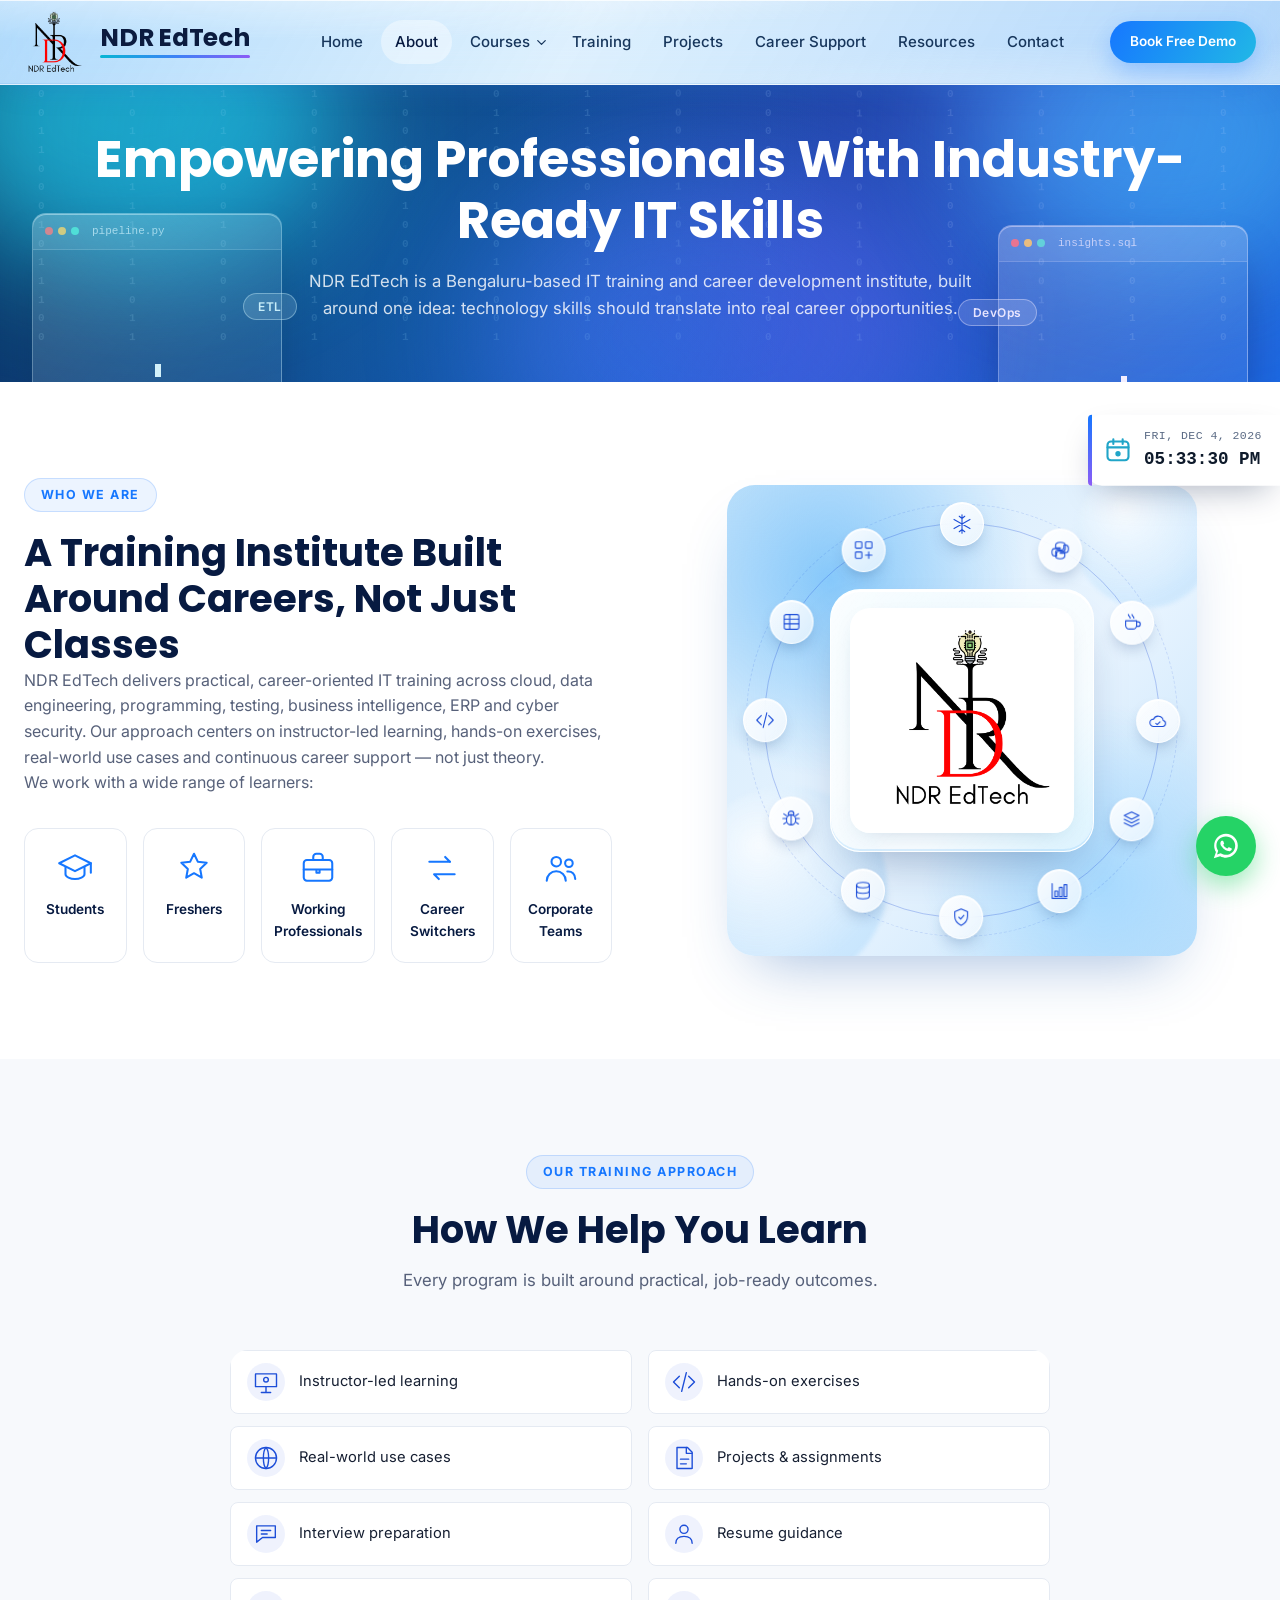
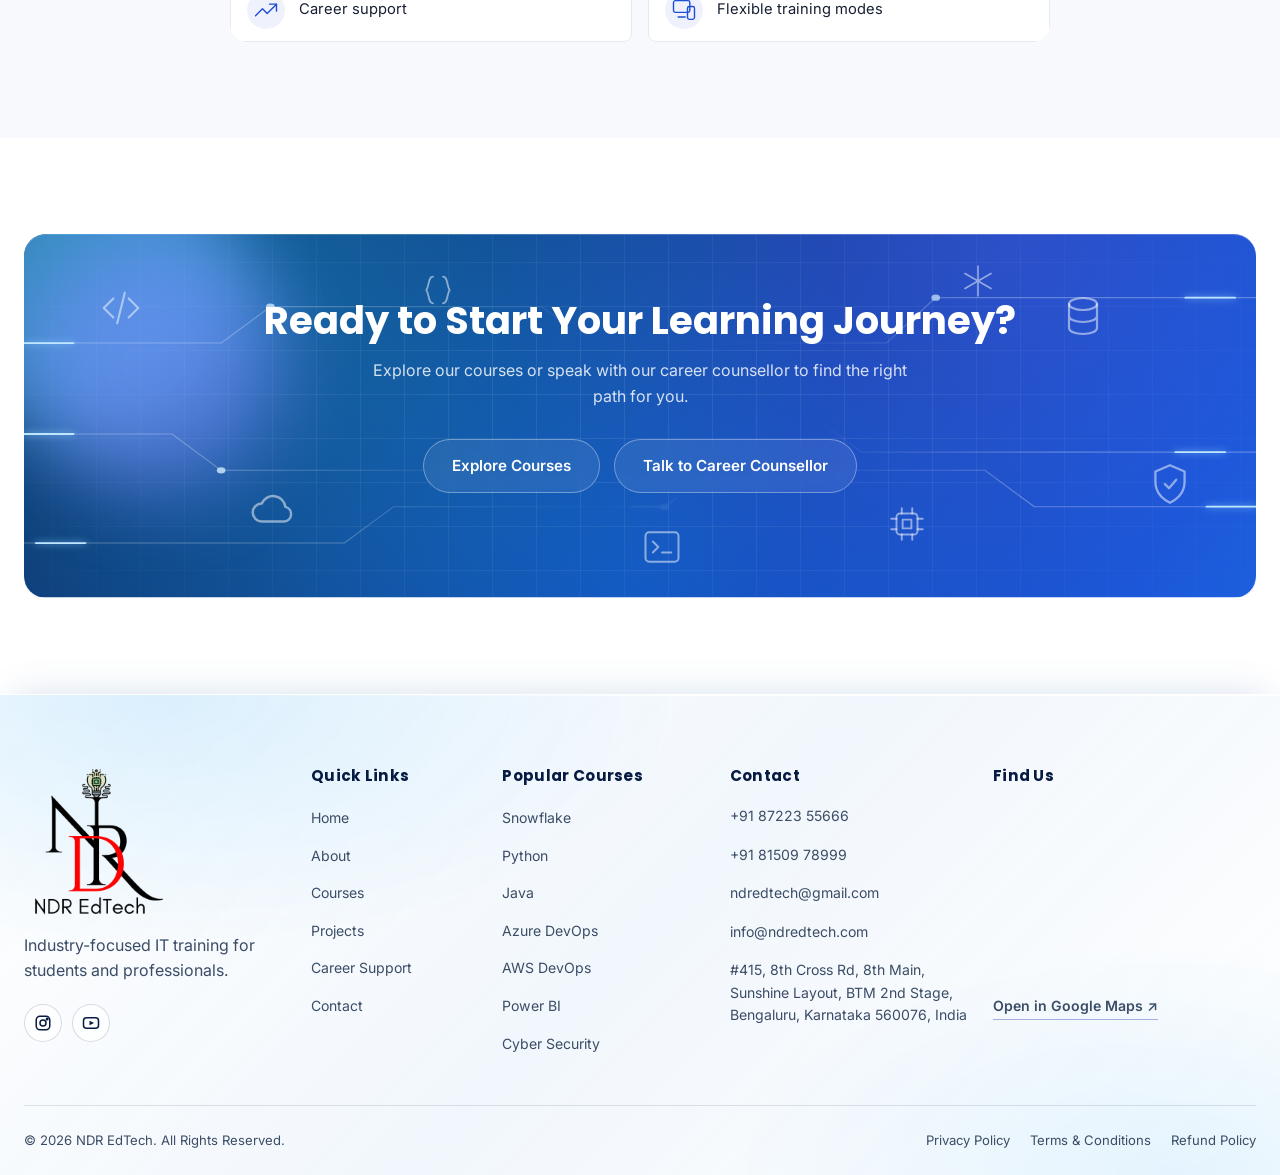
<file: about.html>
<!DOCTYPE html>
<html lang="en">
<head>
<meta charset="UTF-8">
<meta name="viewport" content="width=device-width, initial-scale=1.0">
<title>About Us | NDR EdTech</title>
<meta name="description" content="NDR EdTech is a Bengaluru-based IT training institute empowering students, freshers, working professionals and corporate teams with industry-ready technology skills.">
<meta name="keywords" content="about NDR EdTech, IT training institute Bangalore, technology upskilling institute">
<link rel="canonical" href="https://www.ndredtech.com/about.html">
<meta property="og:type" content="website">
<meta property="og:title" content="About NDR EdTech">
<meta property="og:description" content="Empowering professionals with industry-ready IT skills through practical, career-oriented training.">
<meta property="og:image" content="assets/hero/hero-image.jpg">
<link rel="icon" href="assets/logo/ndr-edtech-logo.png" type="image/png">
<link rel="preconnect" href="https://fonts.googleapis.com">
<link rel="preconnect" href="https://fonts.gstatic.com" crossorigin>
<link href="https://fonts.googleapis.com/css2?family=Inter:wght@400;500;600;700&family=Poppins:wght@600;700;800&display=swap" rel="stylesheet">
<link rel="stylesheet" href="css/style.css?v=18">
<link rel="stylesheet" href="css/responsive.css">
<link rel="stylesheet" href="css/animations.css">
<link rel="stylesheet" href="css/nav-dropdown.css?v=2">
<link rel="stylesheet" href="css/cursor.css?v=6">
<link rel="stylesheet" href="css/footer-glass.css?v=10">
<link rel="stylesheet" href="css/cta-fx.css?v=5">
<link rel="stylesheet" href="css/hero-fx.css?v=4">
<link rel="stylesheet" href="css/logo-glass.css?v=9">
<link rel="stylesheet" href="css/chatbot.css">
<link rel="stylesheet" href="css/brand.css?v=2">
<link rel="stylesheet" href="css/clock.css?v=2">
</head>
<body>
<script>
  /* Defined inline (not just in js/main.js) so it exists before an <img>
     parsed earlier in the document can fire its onerror. */
  function imgFallback(imgEl, label) {
    var wrap = document.createElement("div");
    wrap.className = "visual-fallback";
    wrap.innerHTML =
      '<svg viewBox="0 0 24 24" fill="none" stroke="currentColor" stroke-width="1.5" aria-hidden="true">' +
      '<rect x="3" y="4" width="18" height="14" rx="2"></rect><path d="M3 15l5-5 4 4 5-6 4 5"></path><circle cx="8" cy="9" r="1.2"></circle>' +
      "</svg><span>" + label + "</span>";
    imgEl.replaceWith(wrap);
  }
</script>
<a class="skip-link" href="#main">Skip to main content</a>

<header class="site-header">
  <div class="nav-wrap">
    <a class="brand" href="index.html">
      <img src="assets/logo/ndr-edtech-logo.png" alt="NDR EdTech logo">
      <span>NDR EdTech</span>
    </a>
    <nav class="main-nav" aria-label="Primary">
      <a href="index.html">Home</a>
      <a href="about.html" class="active">About</a>
      <div class="nav-dd"><a href="courses.html">Courses</a><button class="nav-dd-toggle" type="button" aria-label="Show course list" aria-haspopup="true" aria-expanded="false"><svg class="nav-dd-chev" viewBox="0 0 24 24" fill="none" stroke="currentColor" stroke-width="2" stroke-linecap="round" stroke-linejoin="round" aria-hidden="true"><path d="M6 9l6 6 6-6"/></svg></button><div class="nav-dd-panel" role="menu"><div class="nav-dd-cols"><div class="nav-dd-cat"><h4>Data Engineering</h4><ul><li><a href="course-details.html?course=snowflake">Snowflake</a></li><li><a href="course-details.html?course=azure-data-factory">Azure Data Factory</a></li><li><a href="course-details.html?course=informatica">Informatica</a></li><li><a href="course-details.html?course=informatica-cloud">Informatica Cloud</a></li></ul></div><div class="nav-dd-cat"><h4>Cloud &amp; DevOps</h4><ul><li><a href="course-details.html?course=aws-devops">AWS DevOps</a></li><li><a href="course-details.html?course=azure-devops">Azure DevOps</a></li><li><a href="course-details.html?course=google-cloud-platform">Google Cloud Platform</a></li><li><a href="course-details.html?course=vmware">VMware</a></li><li><a href="course-details.html?course=kubernetes">Kubernetes</a></li><li><a href="course-details.html?course=linux-administration">Linux Administration</a></li><li><a href="course-details.html?course=docker">Docker</a></li></ul></div><div class="nav-dd-cat"><h4>Programming</h4><ul><li><a href="course-details.html?course=java">Java</a></li><li><a href="course-details.html?course=python">Python</a></li><li><a href="course-details.html?course=mulesoft">MuleSoft</a></li><li><a href="course-details.html?course=dotnet">.NET</a></li></ul></div><div class="nav-dd-cat"><h4>Testing</h4><ul><li><a href="course-details.html?course=tosca">Tosca</a></li><li><a href="course-details.html?course=selenium">Selenium</a></li><li><a href="course-details.html?course=etl-testing">ETL Testing</a></li><li><a href="course-details.html?course=manual-testing">Manual Testing</a></li></ul></div><div class="nav-dd-cat"><h4>Data &amp; BI</h4><ul><li><a href="course-details.html?course=tableau-administration">Tableau Administration</a></li><li><a href="course-details.html?course=power-bi">Power BI</a></li><li><a href="course-details.html?course=data-science">Data Science</a></li><li><a href="course-details.html?course=data-science-ai-ml">Data Science with AI &amp; ML</a></li><li><a href="course-details.html?course=looker-bi">Looker BI</a></li></ul></div><div class="nav-dd-cat"><h4>Database</h4><ul><li><a href="course-details.html?course=sql-pl-sql">SQL / PL SQL</a></li><li><a href="course-details.html?course=oracle-dba">Oracle DBA</a></li></ul></div><div class="nav-dd-cat"><h4>Cyber Security</h4><ul><li><a href="course-details.html?course=cyber-security">Cyber Security</a></li><li><a href="course-details.html?course=cyberark">CyberArk</a></li></ul></div><div class="nav-dd-cat"><h4>Business</h4><ul><li><a href="course-details.html?course=jira-administration">JIRA Administration</a></li><li><a href="course-details.html?course=servicenow-administration">ServiceNow Administration</a></li><li><a href="course-details.html?course=digital-marketing">Digital Marketing</a></li><li><a href="course-details.html?course=salesforce">Salesforce</a></li><li><a href="course-details.html?course=pega-prpc">Pega PRPC</a></li><li><a href="course-details.html?course=business-analyst">Business Analyst</a></li><li><a href="course-details.html?course=mis-executive">MIS Executive</a></li><li><a href="course-details.html?course=investment-banking-nism">Investment Banking / NISM</a></li><li><a href="course-details.html?course=change-management">Change Management</a></li></ul></div><div class="nav-dd-cat"><h4>ERP</h4><ul><li><a href="course-details.html?course=oracle-fusion">Oracle Fusion</a></li><li><a href="course-details.html?course=sap-grc">SAP GRC - SECURITIES</a></li></ul></div></div><a class="nav-dd-all" href="courses.html">View all 39 courses &rarr;</a></div></div>
      <a href="corporate-training.html">Training</a>
      <a href="projects.html">Projects</a>
      <a href="career-support.html">Career Support</a>
      <a href="faq.html">Resources</a>
      <a href="contact.html">Contact</a>
    </nav>
    <div class="nav-actions">
      <a class="btn btn-primary btn-sm" href="demo.html">Book Free Demo</a>
      <button class="hamburger" aria-label="Toggle menu" aria-expanded="false" aria-controls="mobileNav">
        <span></span><span></span><span></span>
      </button>
    </div>
  </div>
</header>
<nav class="mobile-nav" id="mobileNav" aria-label="Mobile">
    <a href="index.html">Home</a>
    <a href="about.html">About</a>
    <a href="courses.html">Courses</a>
    <a href="corporate-training.html">Training</a>
    <a href="projects.html">Projects</a>
    <a href="career-support.html">Career Support</a>
    <a href="faq.html">Resources</a>
    <a href="contact.html">Contact</a>
    <div class="nav-actions">
      <a class="btn btn-outline" href="demo.html">Watch Demo</a>
      <a class="btn btn-primary" href="demo.html">Book Free Demo</a>
    </div>
  </nav>

<main id="main">
  <section class="about-hero">
    <div class="container">
      <h1>Empowering Professionals With Industry-Ready IT Skills</h1>
      <p>NDR EdTech is a Bengaluru-based IT training and career development institute, built around one idea: technology skills should translate into real career opportunities.</p>
    </div>
  </section>

  <section class="section section-alt">
    <div class="container about-split">
      <div class="reveal">
        <span class="eyebrow">Who We Are</span>
        <h2>A Training Institute Built Around Careers, Not Just Classes</h2>
        <p>NDR EdTech delivers practical, career-oriented IT training across cloud, data engineering, programming, testing, business intelligence, ERP and cyber security. Our approach centers on instructor-led learning, hands-on exercises, real-world use cases and continuous career support — not just theory.</p>
        <p>We work with a wide range of learners:</p>
        <div class="audience-grid">
          <div class="audience-chip"><svg viewBox="0 0 24 24" fill="none" stroke="currentColor" stroke-width="1.3" stroke-linecap="round" stroke-linejoin="round" aria-hidden="true"><path d="M2 9l10-5 10 5-10 5L2 9z"/><path d="M6 11.5V16c0 1.5 3 3 6 3s6-1.5 6-3v-4.5"/><path d="M22 9v6"/></svg><span>Students</span></div>
          <div class="audience-chip"><svg viewBox="0 0 24 24" fill="none" stroke="currentColor" stroke-width="1.3" stroke-linecap="round" stroke-linejoin="round" aria-hidden="true"><path d="M12 3l2.4 5 5.6.7-4.1 3.9 1 5.5L12 15.3 7.1 18.1l1-5.5L4 8.7 9.6 8 12 3z"/></svg><span>Freshers</span></div>
          <div class="audience-chip"><svg viewBox="0 0 24 24" fill="none" stroke="currentColor" stroke-width="1.3" stroke-linecap="round" stroke-linejoin="round" aria-hidden="true"><rect x="3" y="7" width="18" height="13" rx="2"/><path d="M9 7V5a2 2 0 012-2h2a2 2 0 012 2v2"/><path d="M3 13h18M11 13v2h2v-2"/></svg><span>Working Professionals</span></div>
          <div class="audience-chip"><svg viewBox="0 0 24 24" fill="none" stroke="currentColor" stroke-width="1.3" stroke-linecap="round" stroke-linejoin="round" aria-hidden="true"><path d="M4 8h13l-3-3M20 16H7l3 3"/><path d="M17 8a3 3 0 010 0"/></svg><span>Career Switchers</span></div>
          <div class="audience-chip"><svg viewBox="0 0 24 24" fill="none" stroke="currentColor" stroke-width="1.3" stroke-linecap="round" stroke-linejoin="round" aria-hidden="true"><circle cx="9" cy="8" r="3"/><circle cx="17" cy="9" r="2.4"/><path d="M3 20c0-3.3 2.7-6 6-6s6 2.7 6 6"/><path d="M16 14.2c2.9-.3 5 1.6 5 4.8"/></svg><span>Corporate Teams</span></div>
        </div>
      </div>
      <div class="visual-order-2 reveal">
        <div class="logo-glass-stage">
          <div class="orbit" aria-hidden="true">
            <div class="orb" style="--a:0.0deg"><div class="orb-pos"><div class="orb-un"><div class="orb-c" title="Snowflake"><svg viewBox="0 0 24 24" fill="none" stroke="currentColor" stroke-width="1.2" stroke-linecap="round" stroke-linejoin="round" aria-label="Snowflake"><path d="M12 2v20M3.3 7l17.4 10M3.3 17L20.7 7M9 3.5l3 2.5 3-2.5M9 20.5l3-2.5 3 2.5"/></svg></div></div></div></div>
            <div class="orb" style="--a:30.0deg"><div class="orb-pos"><div class="orb-un"><div class="orb-c" title="Python"><svg viewBox="0 0 24 24" fill="none" stroke="currentColor" stroke-width="1.2" stroke-linecap="round" stroke-linejoin="round" aria-label="Python"><path d="M12 3c-4 0-5 1.5-5 3.5V9h5v1H5.5C3.5 10 3 12 3 14s.8 4 3 4h2v-2.5c0-1.8 1.4-3 3-3h4c1.5 0 2.5-1 2.5-2.5v-4C17.5 4 15.5 3 12 3z"/><path d="M12 21c4 0 5-1.5 5-3.5V15h-5v-1h6.5c2 0 2.5-2 2.5-4s-.8-4-3-4h-2v2.5c0 1.8-1.4 3-3 3h-4C8 11.5 7 12.500 7 14v4c0 2 2 3 5 3z"/></svg></div></div></div></div>
            <div class="orb" style="--a:60.0deg"><div class="orb-pos"><div class="orb-un"><div class="orb-c" title="Java"><svg viewBox="0 0 24 24" fill="none" stroke="currentColor" stroke-width="1.2" stroke-linecap="round" stroke-linejoin="round" aria-label="Java"><path d="M5 10h12v5a4 4 0 01-4 4H9a4 4 0 01-4-4v-5z"/><path d="M17 11h1.500a2.500 2.500 0 010 5H17M8 3c0 2 2 2 2 4M12 3c0 2 2 2 2 4"/></svg></div></div></div></div>
            <div class="orb" style="--a:90.0deg"><div class="orb-pos"><div class="orb-un"><div class="orb-c" title="Azure DevOps"><svg viewBox="0 0 24 24" fill="none" stroke="currentColor" stroke-width="1.2" stroke-linecap="round" stroke-linejoin="round" aria-label="Azure DevOps"><path d="M7 18a4 4 0 010-8 5.500 5.500 0 0110.500 1.500A3.300 3.300 0 0117 18H7z"/><path d="M9.500 14.500l1.500 1.500 3-3"/></svg></div></div></div></div>
            <div class="orb" style="--a:120.0deg"><div class="orb-pos"><div class="orb-un"><div class="orb-c" title="AWS DevOps"><svg viewBox="0 0 24 24" fill="none" stroke="currentColor" stroke-width="1.2" stroke-linecap="round" stroke-linejoin="round" aria-label="AWS DevOps"><path d="M4 8l8-4 8 4-8 4-8-4z"/><path d="M4 12l8 4 8-4M4 16l8 4 8-4"/></svg></div></div></div></div>
            <div class="orb" style="--a:150.0deg"><div class="orb-pos"><div class="orb-un"><div class="orb-c" title="Power BI"><svg viewBox="0 0 24 24" fill="none" stroke="currentColor" stroke-width="1.2" stroke-linecap="round" stroke-linejoin="round" aria-label="Power BI"><path d="M4 20V4M4 20h16"/><rect x="7" y="12" width="3" height="6"/><rect x="12" y="8" width="3" height="10"/><rect x="17" y="5" width="3" height="13"/></svg></div></div></div></div>
            <div class="orb" style="--a:180.0deg"><div class="orb-pos"><div class="orb-un"><div class="orb-c" title="Cyber Security"><svg viewBox="0 0 24 24" fill="none" stroke="currentColor" stroke-width="1.2" stroke-linecap="round" stroke-linejoin="round" aria-label="Cyber Security"><path d="M12 3l7 3v5c0 4.500-3 8-7 10-4-2-7-5.500-7-10V6l7-3z"/><path d="M9.500 12l2 2 3.500-4"/></svg></div></div></div></div>
            <div class="orb" style="--a:210.0deg"><div class="orb-pos"><div class="orb-un"><div class="orb-c" title="Data Engineering"><svg viewBox="0 0 24 24" fill="none" stroke="currentColor" stroke-width="1.2" stroke-linecap="round" stroke-linejoin="round" aria-label="Data Engineering"><ellipse cx="12" cy="6" rx="7" ry="3"/><path d="M5 6v6c0 1.700 3 3 7 3s7-1.300 7-3V6M5 12v6c0 1.700 3 3 7 3s7-1.300 7-3v-6"/></svg></div></div></div></div>
            <div class="orb" style="--a:240.0deg"><div class="orb-pos"><div class="orb-un"><div class="orb-c" title="Testing"><svg viewBox="0 0 24 24" fill="none" stroke="currentColor" stroke-width="1.2" stroke-linecap="round" stroke-linejoin="round" aria-label="Testing"><path d="M9 7a3 3 0 016 0v1H9V7z"/><rect x="7" y="8" width="10" height="11" rx="5"/><path d="M12 8v11M3 12h4M17 12h4M4 7l3 2M20 7l-3 2M4 18l3-2M20 18l-3-2"/></svg></div></div></div></div>
            <div class="orb" style="--a:270.0deg"><div class="orb-pos"><div class="orb-un"><div class="orb-c" title="Programming"><svg viewBox="0 0 24 24" fill="none" stroke="currentColor" stroke-width="1.2" stroke-linecap="round" stroke-linejoin="round" aria-label="Programming"><path d="M8 7l-5 5 5 5M16 7l5 5-5 5M14 4l-4 16"/></svg></div></div></div></div>
            <div class="orb" style="--a:300.0deg"><div class="orb-pos"><div class="orb-un"><div class="orb-c" title="SQL & Database"><svg viewBox="0 0 24 24" fill="none" stroke="currentColor" stroke-width="1.2" stroke-linecap="round" stroke-linejoin="round" aria-label="SQL & Database"><rect x="4" y="4" width="16" height="16" rx="2"/><path d="M4 9h16M4 14h16M10 4v16"/></svg></div></div></div></div>
            <div class="orb" style="--a:330.0deg"><div class="orb-pos"><div class="orb-un"><div class="orb-c" title="ERP & Business"><svg viewBox="0 0 24 24" fill="none" stroke="currentColor" stroke-width="1.2" stroke-linecap="round" stroke-linejoin="round" aria-label="ERP & Business"><rect x="3" y="3" width="7" height="7" rx="1"/><rect x="14" y="3" width="7" height="7" rx="1"/><rect x="3" y="14" width="7" height="7" rx="1"/><path d="M14 17.500h7M17.500 14v7"/></svg></div></div></div></div>
          </div>
          <div class="logo-glass-card">
            <img src="assets/logo/ndr-edtech-logo.original.png" alt="NDR EdTech logo" loading="lazy">
          </div>
        </div>
      </div>
    </div>
  </section>

  <section class="section">
    <div class="container">
      <div class="section-head reveal">
        <span class="eyebrow">Our Training Approach</span>
        <h2>How We Help You Learn</h2>
        <p>Every program is built around practical, job-ready outcomes.</p>
      </div>
      <ul class="approach-list reveal">
        <li class="has-ico"><svg class="ai" viewBox="0 0 24 24" fill="none" stroke="currentColor" stroke-width="1.2" stroke-linecap="round" stroke-linejoin="round" aria-hidden="true"><path d="M3 5h18v11H3z"/><path d="M8 21h8M12 16v5"/><circle cx="12" cy="10" r="2"/></svg><span>Instructor-led learning</span></li>
        <li class="has-ico"><svg class="ai" viewBox="0 0 24 24" fill="none" stroke="currentColor" stroke-width="1.2" stroke-linecap="round" stroke-linejoin="round" aria-hidden="true"><path d="M8 7l-5 5 5 5M16 7l5 5-5 5M14 4l-4 16"/></svg><span>Hands-on exercises</span></li>
        <li class="has-ico"><svg class="ai" viewBox="0 0 24 24" fill="none" stroke="currentColor" stroke-width="1.2" stroke-linecap="round" stroke-linejoin="round" aria-hidden="true"><circle cx="12" cy="12" r="9"/><path d="M3 12h18M12 3c3 3 3 15 0 18M12 3c-3 3-3 15 0 18"/></svg><span>Real-world use cases</span></li>
        <li class="has-ico"><svg class="ai" viewBox="0 0 24 24" fill="none" stroke="currentColor" stroke-width="1.2" stroke-linecap="round" stroke-linejoin="round" aria-hidden="true"><path d="M6 3h9l4 4v14H6z"/><path d="M14 3v5h5M9 13h7M9 17h5"/></svg><span>Projects &amp; assignments</span></li>
        <li class="has-ico"><svg class="ai" viewBox="0 0 24 24" fill="none" stroke="currentColor" stroke-width="1.2" stroke-linecap="round" stroke-linejoin="round" aria-hidden="true"><path d="M4 5h16v10H9l-5 4z"/><path d="M8 9h8M8 12h5"/></svg><span>Interview preparation</span></li>
        <li class="has-ico"><svg class="ai" viewBox="0 0 24 24" fill="none" stroke="currentColor" stroke-width="1.2" stroke-linecap="round" stroke-linejoin="round" aria-hidden="true"><circle cx="12" cy="8" r="3.500"/><path d="M5 20c0-4 3-6 7-6s7 2 7 6"/></svg><span>Resume guidance</span></li>
        <li class="has-ico"><svg class="ai" viewBox="0 0 24 24" fill="none" stroke="currentColor" stroke-width="1.2" stroke-linecap="round" stroke-linejoin="round" aria-hidden="true"><path d="M3 17l6-6 4 4 8-8"/><path d="M15 7h6v6"/></svg><span>Career support</span></li>
        <li class="has-ico"><svg class="ai" viewBox="0 0 24 24" fill="none" stroke="currentColor" stroke-width="1.2" stroke-linecap="round" stroke-linejoin="round" aria-hidden="true"><rect x="3" y="4" width="14" height="10" rx="1.500"/><path d="M7 18h6"/><rect x="15" y="9" width="6" height="11" rx="1.500"/></svg><span>Flexible training modes</span></li>
      </ul>
    </div>
  </section>

  <section class="section section-alt">
    <div class="container">
      <div class="cta-banner reveal">
        <h2>Ready to Start Your Learning Journey?</h2>
        <p>Explore our courses or speak with our career counsellor to find the right path for you.</p>
        <div class="hero-cta-row" style="justify-content:center;">
          <a class="btn btn-ghost-light" href="courses.html">Explore Courses</a>
          <a class="btn btn-ghost-light" href="contact.html">Talk to Career Counsellor</a>
        </div>
      </div>
    </div>
  </section>
</main>

<footer class="site-footer">
  <div class="container">
    <div class="footer-grid">
      <div class="footer-col">
        <div class="footer-brand">
          <img src="assets/logo/ndr-edtech-logo.png" alt="NDR EdTech logo">
        </div>
        <p>Industry-focused IT training for students and professionals.</p>
        <div class="footer-social">
          <a href="https://instagram.com/ndr_edtech" target="_blank" rel="noopener" aria-label="NDR EdTech on Instagram">
            <svg width="18" height="18" viewBox="0 0 24 24" fill="none" stroke="#fff" stroke-width="2"><rect x="3" y="3" width="18" height="18" rx="5"/><circle cx="12" cy="12" r="4"/><circle cx="17.5" cy="6.5" r="1"/></svg>
          </a>
          <a href="https://youtube.com/@NdrEdtech" target="_blank" rel="noopener" aria-label="NDR EdTech on YouTube">
            <svg width="18" height="18" viewBox="0 0 24 24" fill="none" stroke="#fff" stroke-width="2"><rect x="2" y="5" width="20" height="14" rx="4"/><path d="M10 9l6 3-6 3V9z" fill="#fff" stroke="none"/></svg>
          </a>
        </div>
      </div>
      <div class="footer-col">
        <h4>Quick Links</h4>
        <ul>
          <li><a href="index.html">Home</a></li>
          <li><a href="about.html">About</a></li>
          <li><a href="courses.html">Courses</a></li>
          <li><a href="projects.html">Projects</a></li>
          <li><a href="career-support.html">Career Support</a></li>
          <li><a href="contact.html">Contact</a></li>
        </ul>
      </div>
      <div class="footer-col">
        <h4>Popular Courses</h4>
        <ul>
          <li><a href="course-details.html?course=snowflake">Snowflake</a></li>
          <li><a href="course-details.html?course=python">Python</a></li>
          <li><a href="course-details.html?course=java">Java</a></li>
          <li><a href="course-details.html?course=azure-devops">Azure DevOps</a></li>
          <li><a href="course-details.html?course=aws-devops">AWS DevOps</a></li>
          <li><a href="course-details.html?course=power-bi">Power BI</a></li>
          <li><a href="course-details.html?course=cyber-security">Cyber Security</a></li>
        </ul>
      </div>
      <div class="footer-col">
        <h4>Contact</h4>
        <ul class="footer-contact">
          <li><a href="tel:+918722355666">+91 87223 55666</a></li>
          <li><a href="tel:+918150978999">+91 81509 78999</a></li>
          <li><a href="mailto:ndredtech@gmail.com">ndredtech@gmail.com</a></li>
          <li><a href="mailto:info@ndredtech.com">info@ndredtech.com</a></li>
          <li>#415, 8th Cross Rd, 8th Main, Sunshine Layout, BTM 2nd Stage, Bengaluru, Karnataka 560076, India</li>
        </ul>
      </div>
      <div class="footer-col footer-map">
        <h4>Find Us</h4>
        <iframe src="https://www.google.com/maps?cid=8322578555926621887&output=embed" loading="lazy" referrerpolicy="no-referrer-when-downgrade" title="NDR EdTech location map" allowfullscreen></iframe>
        <a class="footer-map-link" href="https://maps.app.goo.gl/LKn871JTzhqkNUef9" target="_blank" rel="noopener">Open in Google Maps &#8599;</a>
      </div>
    </div>
    <div class="footer-bottom">
      <span>&copy; <span data-year>2026</span> NDR EdTech. All Rights Reserved.</span>
      <div class="footer-legal">
        <a href="#">Privacy Policy</a>
        <a href="#">Terms &amp; Conditions</a>
        <a href="#">Refund Policy</a>
      </div>
    </div>
  </div>
</footer>

<a class="whatsapp-float" data-whatsapp-link href="#" aria-label="Chat with NDR EdTech on WhatsApp" target="_blank" rel="noopener">
  <svg viewBox="0 0 32 32" fill="#fff" width="30" height="30"><path d="M16 3C9 3 3.4 8.6 3.4 15.6c0 2.5.7 4.8 1.9 6.8L3 29l6.8-2.2c1.9 1 4.1 1.6 6.2 1.6 7 0 12.6-5.6 12.6-12.6C28.6 8.6 23 3 16 3zm0 2.8c5.4 0 9.8 4.4 9.8 9.8s-4.4 9.8-9.8 9.8c-1.9 0-3.7-.5-5.2-1.5l-.4-.2-4 1.3 1.3-3.9-.2-.4c-1.1-1.6-1.7-3.5-1.7-5.5.1-5.4 4.5-9.4 9.9-9.4h.3zm5.4 12.5c-.3-.1-1.7-.9-2-1-.3-.1-.5-.1-.7.1-.2.3-.8 1-.9 1.1-.2.2-.3.2-.6.1-.3-.1-1.3-.5-2.4-1.5-.9-.8-1.5-1.8-1.6-2.1-.2-.3 0-.5.1-.6.1-.1.3-.3.4-.5.1-.1.2-.3.3-.5.1-.2 0-.4 0-.5-.1-.1-.6-1.6-.9-2.1-.2-.5-.5-.5-.7-.5h-.6c-.2 0-.5.1-.8.4-.3.3-1 1-1 2.5s1.1 2.9 1.2 3.1c.1.2 2.1 3.3 5.2 4.5.7.3 1.3.5 1.7.6.7.2 1.4.2 1.9.1.6-.1 1.7-.7 2-1.4.2-.7.2-1.2.2-1.4-.1-.1-.3-.2-.6-.3z"/></svg>
</a>

<div class="mobile-sticky-bar">
  <div class="msb-inner">
    <a class="msb-whatsapp" data-whatsapp-link href="#" target="_blank" rel="noopener">WhatsApp</a>
    <a class="msb-call" href="tel:+918722355666">Call</a>
    <a class="msb-demo" href="demo.html">Free Demo</a>
  </div>
</div>

<script src="js/main.js"></script>
<script src="js/nav-dropdown.js?v=2"></script>
<script src="js/footer-water.js?v=4" defer></script>
<script src="js/approach-modal.js?v=1" defer></script>
<script src="js/cta-fx.js?v=3" defer></script>
<script src="js/hero-fx.js?v=1" defer></script>
<script src="js/chatbot.js?v=3" defer></script>
<script src="js/clock.js" defer></script>
<script src="js/lead-api.js?v=2"></script>
</body>
</html>
</file>
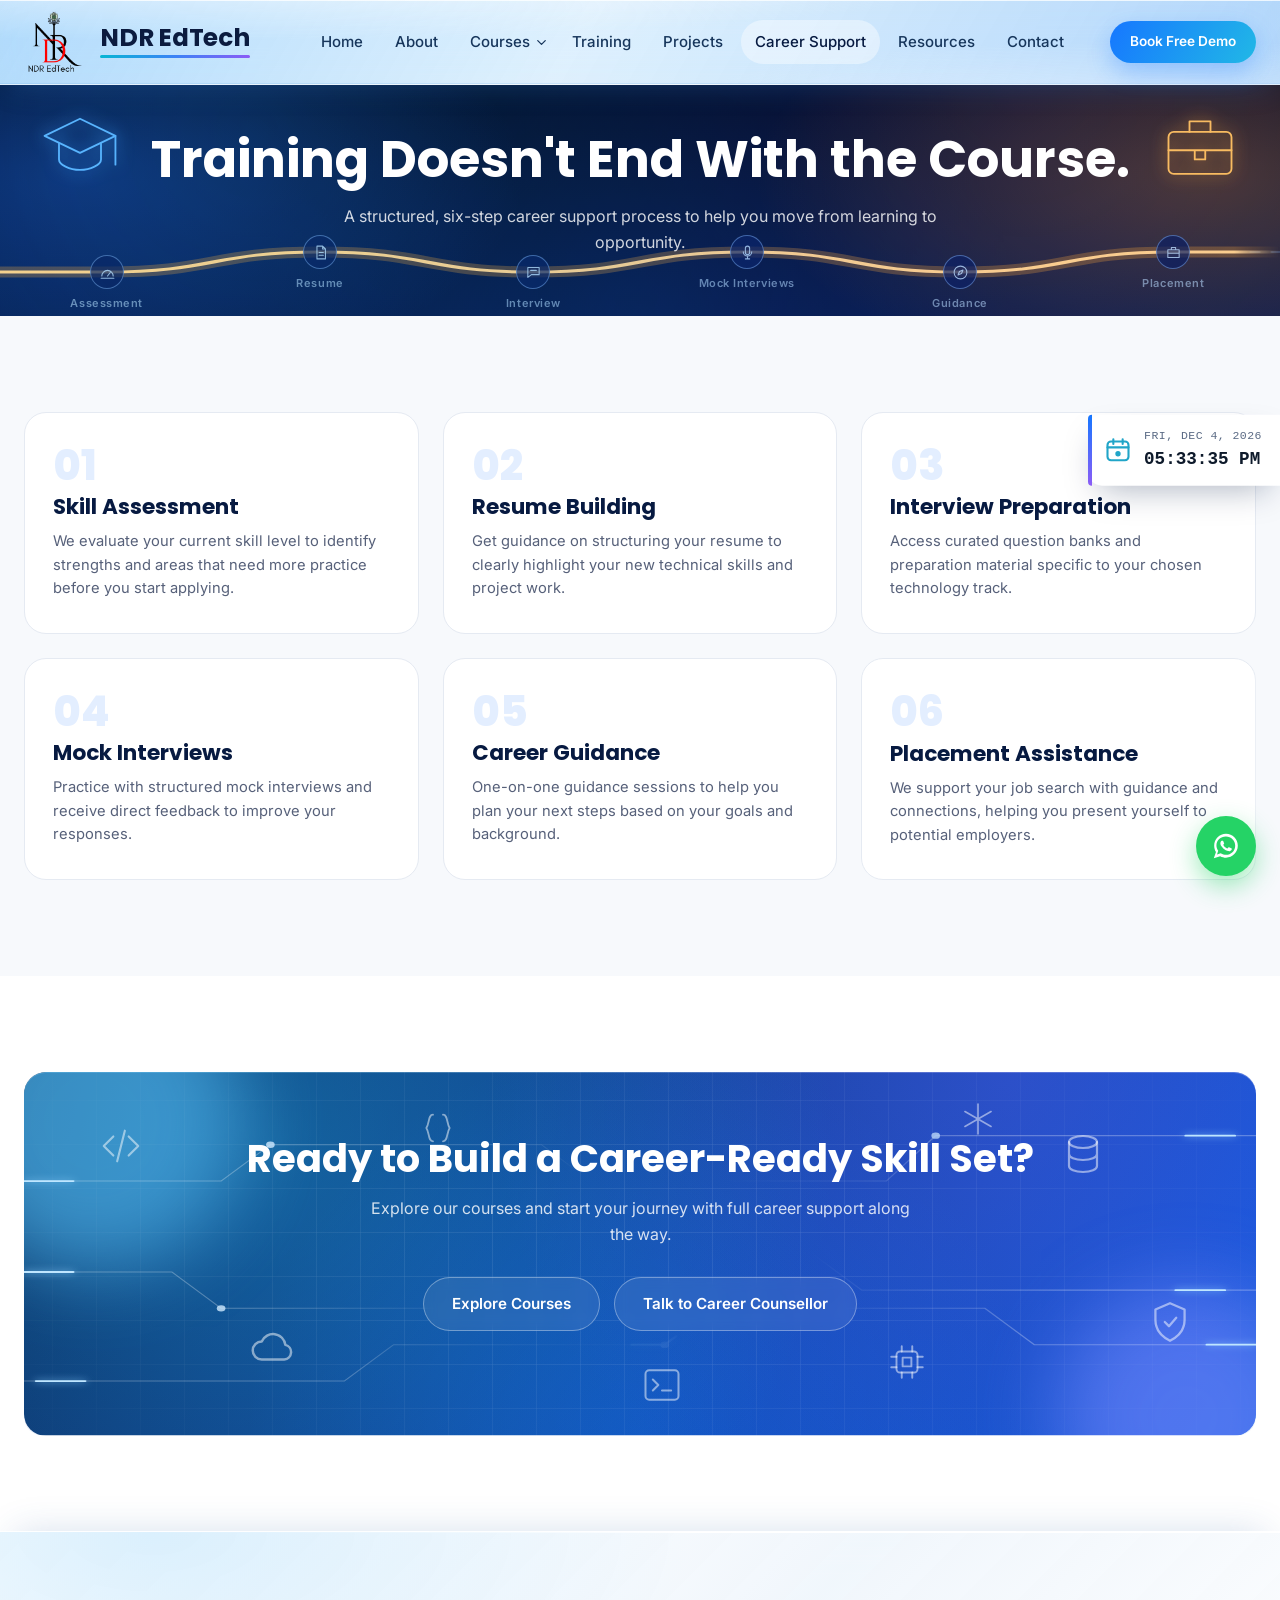
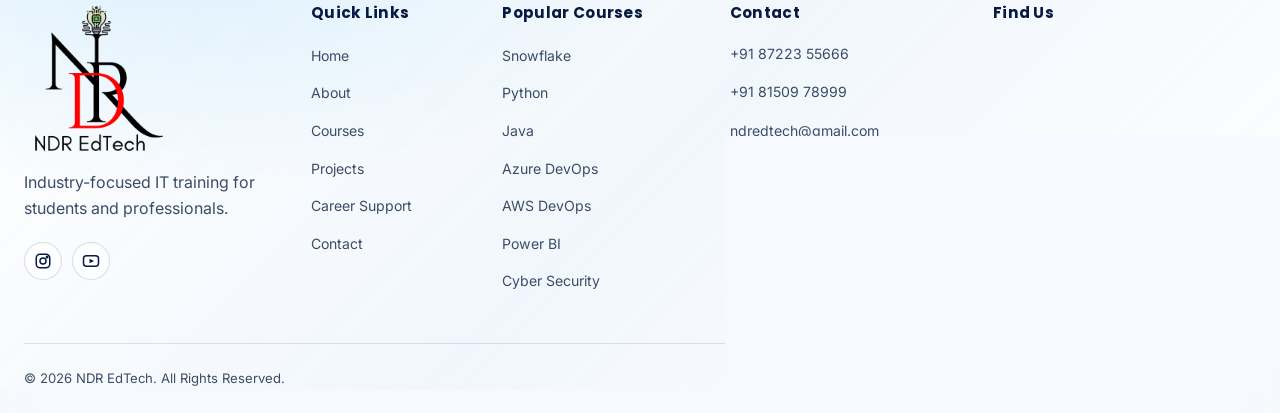
<file: career-support.html>
<!DOCTYPE html>
<html lang="en">
<head>
<meta charset="UTF-8">
<meta name="viewport" content="width=device-width, initial-scale=1.0">
<title>Career Support | NDR EdTech</title>
<meta name="description" content="NDR EdTech's career support goes beyond training — skill assessment, resume building, interview preparation, mock interviews, career guidance and placement assistance.">
<meta name="keywords" content="IT career support, placement assistance Bangalore, resume building, mock interviews, interview preparation">
<link rel="canonical" href="https://www.ndredtech.com/career-support.html">
<meta property="og:type" content="website">
<meta property="og:title" content="Career Support | NDR EdTech">
<meta property="og:description" content="Training doesn't end with the course. Explore our full career support process.">
<meta property="og:image" content="assets/hero/hero-image.jpg">
<link rel="icon" href="assets/logo/ndr-edtech-logo.png" type="image/png">
<link rel="preconnect" href="https://fonts.googleapis.com">
<link rel="preconnect" href="https://fonts.gstatic.com" crossorigin>
<link href="https://fonts.googleapis.com/css2?family=Inter:wght@400;500;600;700&family=Poppins:wght@600;700;800&display=swap" rel="stylesheet">
<link rel="stylesheet" href="css/style.css?v=18">
<link rel="stylesheet" href="css/responsive.css">
<link rel="stylesheet" href="css/animations.css">
<link rel="stylesheet" href="css/nav-dropdown.css?v=2">
<link rel="stylesheet" href="css/cursor.css?v=6">
<link rel="stylesheet" href="css/footer-glass.css?v=10">
<link rel="stylesheet" href="css/career-hero-fx.css?v=6">
<link rel="stylesheet" href="css/cta-fx.css?v=4">
<link rel="stylesheet" href="css/chatbot.css">
<link rel="stylesheet" href="css/brand.css?v=2">
<link rel="stylesheet" href="css/clock.css?v=2">
</head>
<body>
<a class="skip-link" href="#main">Skip to main content</a>

<header class="site-header">
  <div class="nav-wrap">
    <a class="brand" href="index.html">
      <img src="assets/logo/ndr-edtech-logo.png" alt="NDR EdTech logo">
      <span>NDR EdTech</span>
    </a>
    <nav class="main-nav" aria-label="Primary">
      <a href="index.html">Home</a>
      <a href="about.html">About</a>
      <div class="nav-dd"><a href="courses.html">Courses</a><button class="nav-dd-toggle" type="button" aria-label="Show course list" aria-haspopup="true" aria-expanded="false"><svg class="nav-dd-chev" viewBox="0 0 24 24" fill="none" stroke="currentColor" stroke-width="2" stroke-linecap="round" stroke-linejoin="round" aria-hidden="true"><path d="M6 9l6 6 6-6"/></svg></button><div class="nav-dd-panel" role="menu"><div class="nav-dd-cols"><div class="nav-dd-cat"><h4>Data Engineering</h4><ul><li><a href="course-details.html?course=snowflake">Snowflake</a></li><li><a href="course-details.html?course=azure-data-factory">Azure Data Factory</a></li><li><a href="course-details.html?course=informatica">Informatica</a></li><li><a href="course-details.html?course=informatica-cloud">Informatica Cloud</a></li></ul></div><div class="nav-dd-cat"><h4>Cloud &amp; DevOps</h4><ul><li><a href="course-details.html?course=aws-devops">AWS DevOps</a></li><li><a href="course-details.html?course=azure-devops">Azure DevOps</a></li><li><a href="course-details.html?course=google-cloud-platform">Google Cloud Platform</a></li><li><a href="course-details.html?course=vmware">VMware</a></li><li><a href="course-details.html?course=kubernetes">Kubernetes</a></li><li><a href="course-details.html?course=linux-administration">Linux Administration</a></li><li><a href="course-details.html?course=docker">Docker</a></li></ul></div><div class="nav-dd-cat"><h4>Programming</h4><ul><li><a href="course-details.html?course=java">Java</a></li><li><a href="course-details.html?course=python">Python</a></li><li><a href="course-details.html?course=mulesoft">MuleSoft</a></li><li><a href="course-details.html?course=dotnet">.NET</a></li></ul></div><div class="nav-dd-cat"><h4>Testing</h4><ul><li><a href="course-details.html?course=tosca">Tosca</a></li><li><a href="course-details.html?course=selenium">Selenium</a></li><li><a href="course-details.html?course=etl-testing">ETL Testing</a></li><li><a href="course-details.html?course=manual-testing">Manual Testing</a></li></ul></div><div class="nav-dd-cat"><h4>Data &amp; BI</h4><ul><li><a href="course-details.html?course=tableau-administration">Tableau Administration</a></li><li><a href="course-details.html?course=power-bi">Power BI</a></li><li><a href="course-details.html?course=data-science">Data Science</a></li><li><a href="course-details.html?course=data-science-ai-ml">Data Science with AI &amp; ML</a></li><li><a href="course-details.html?course=looker-bi">Looker BI</a></li></ul></div><div class="nav-dd-cat"><h4>Database</h4><ul><li><a href="course-details.html?course=sql-pl-sql">SQL / PL SQL</a></li><li><a href="course-details.html?course=oracle-dba">Oracle DBA</a></li></ul></div><div class="nav-dd-cat"><h4>Cyber Security</h4><ul><li><a href="course-details.html?course=cyber-security">Cyber Security</a></li><li><a href="course-details.html?course=cyberark">CyberArk</a></li></ul></div><div class="nav-dd-cat"><h4>Business</h4><ul><li><a href="course-details.html?course=jira-administration">JIRA Administration</a></li><li><a href="course-details.html?course=servicenow-administration">ServiceNow Administration</a></li><li><a href="course-details.html?course=digital-marketing">Digital Marketing</a></li><li><a href="course-details.html?course=salesforce">Salesforce</a></li><li><a href="course-details.html?course=pega-prpc">Pega PRPC</a></li><li><a href="course-details.html?course=business-analyst">Business Analyst</a></li><li><a href="course-details.html?course=mis-executive">MIS Executive</a></li><li><a href="course-details.html?course=investment-banking-nism">Investment Banking / NISM</a></li><li><a href="course-details.html?course=change-management">Change Management</a></li></ul></div><div class="nav-dd-cat"><h4>ERP</h4><ul><li><a href="course-details.html?course=oracle-fusion">Oracle Fusion</a></li><li><a href="course-details.html?course=sap-grc">SAP GRC - SECURITIES</a></li></ul></div></div><a class="nav-dd-all" href="courses.html">View all 39 courses &rarr;</a></div></div>
      <a href="corporate-training.html">Training</a>
      <a href="projects.html">Projects</a>
      <a href="career-support.html" class="active">Career Support</a>
      <a href="faq.html">Resources</a>
      <a href="contact.html">Contact</a>
    </nav>
    <div class="nav-actions">
      <a class="btn btn-primary btn-sm" href="demo.html">Book Free Demo</a>
      <button class="hamburger" aria-label="Toggle menu" aria-expanded="false" aria-controls="mobileNav">
        <span></span><span></span><span></span>
      </button>
    </div>
  </div>
</header>
<nav class="mobile-nav" id="mobileNav" aria-label="Mobile">
    <a href="index.html">Home</a>
    <a href="about.html">About</a>
    <a href="courses.html">Courses</a>
    <a href="corporate-training.html">Training</a>
    <a href="projects.html">Projects</a>
    <a href="career-support.html">Career Support</a>
    <a href="faq.html">Resources</a>
    <a href="contact.html">Contact</a>
    <div class="nav-actions">
      <a class="btn btn-outline" href="demo.html">Watch Demo</a>
      <a class="btn btn-primary" href="demo.html">Book Free Demo</a>
    </div>
  </nav>

<main id="main">
  <section class="page-hero">
    <div class="container">
      <h1>Training Doesn't End With the Course.</h1>
      <p>A structured, six-step career support process to help you move from learning to opportunity.</p>
    </div>
  </section>

  <section class="section">
    <div class="container">
      <div class="why-grid">
        <div class="why-card reveal">
          <div class="why-index">01</div>
          <h3>Skill Assessment</h3>
          <p>We evaluate your current skill level to identify strengths and areas that need more practice before you start applying.</p>
        </div>
        <div class="why-card reveal">
          <div class="why-index">02</div>
          <h3>Resume Building</h3>
          <p>Get guidance on structuring your resume to clearly highlight your new technical skills and project work.</p>
        </div>
        <div class="why-card reveal">
          <div class="why-index">03</div>
          <h3>Interview Preparation</h3>
          <p>Access curated question banks and preparation material specific to your chosen technology track.</p>
        </div>
        <div class="why-card reveal">
          <div class="why-index">04</div>
          <h3>Mock Interviews</h3>
          <p>Practice with structured mock interviews and receive direct feedback to improve your responses.</p>
        </div>
        <div class="why-card reveal">
          <div class="why-index">05</div>
          <h3>Career Guidance</h3>
          <p>One-on-one guidance sessions to help you plan your next steps based on your goals and background.</p>
        </div>
        <div class="why-card reveal">
          <div class="why-index">06</div>
          <h3>Placement Assistance</h3>
          <p>We support your job search with guidance and connections, helping you present yourself to potential employers.</p>
        </div>
      </div>
    </div>
  </section>

  <section class="section section-alt">
    <div class="container">
      <div class="cta-banner reveal">
        <h2>Ready to Build a Career-Ready Skill Set?</h2>
        <p>Explore our courses and start your journey with full career support along the way.</p>
        <div class="hero-cta-row" style="justify-content:center;">
          <a class="btn btn-ghost-light" href="courses.html">Explore Courses</a>
          <a class="btn btn-ghost-light" href="contact.html">Talk to Career Counsellor</a>
        </div>
      </div>
    </div>
  </section>
</main>

<footer class="site-footer">
  <div class="container">
    <div class="footer-grid">
      <div class="footer-col">
        <div class="footer-brand">
          <img src="assets/logo/ndr-edtech-logo.png" alt="NDR EdTech logo">
        </div>
        <p>Industry-focused IT training for students and professionals.</p>
        <div class="footer-social">
          <a href="https://instagram.com/ndr_edtech" target="_blank" rel="noopener" aria-label="NDR EdTech on Instagram">
            <svg width="18" height="18" viewBox="0 0 24 24" fill="none" stroke="#fff" stroke-width="2"><rect x="3" y="3" width="18" height="18" rx="5"/><circle cx="12" cy="12" r="4"/><circle cx="17.5" cy="6.5" r="1"/></svg>
          </a>
          <a href="https://youtube.com/@NdrEdtech" target="_blank" rel="noopener" aria-label="NDR EdTech on YouTube">
            <svg width="18" height="18" viewBox="0 0 24 24" fill="none" stroke="#fff" stroke-width="2"><rect x="2" y="5" width="20" height="14" rx="4"/><path d="M10 9l6 3-6 3V9z" fill="#fff" stroke="none"/></svg>
          </a>
        </div>
      </div>
      <div class="footer-col">
        <h4>Quick Links</h4>
        <ul>
          <li><a href="index.html">Home</a></li>
          <li><a href="about.html">About</a></li>
          <li><a href="courses.html">Courses</a></li>
          <li><a href="projects.html">Projects</a></li>
          <li><a href="career-support.html">Career Support</a></li>
          <li><a href="contact.html">Contact</a></li>
        </ul>
      </div>
      <div class="footer-col">
        <h4>Popular Courses</h4>
        <ul>
          <li><a href="course-details.html?course=snowflake">Snowflake</a></li>
          <li><a href="course-details.html?course=python">Python</a></li>
          <li><a href="course-details.html?course=java">Java</a></li>
          <li><a href="course-details.html?course=azure-devops">Azure DevOps</a></li>
          <li><a href="course-details.html?course=aws-devops">AWS DevOps</a></li>
          <li><a href="course-details.html?course=power-bi">Power BI</a></li>
          <li><a href="course-details.html?course=cyber-security">Cyber Security</a></li>
        </ul>
      </div>
      <div class="footer-col">
        <h4>Contact</h4>
        <ul class="footer-contact">
          <li><a href="tel:+918722355666">+91 87223 55666</a></li>
          <li><a href="tel:+918150978999">+91 81509 78999</a></li>
          <li><a href="mailto:ndredtech@gmail.com">ndredtech@gmail.com</a></li>
          <li><a href="mailto:info@ndredtech.com">info@ndredtech.com</a></li>
          <li>#415, 8th Cross Rd, 8th Main, Sunshine Layout, BTM 2nd Stage, Bengaluru, Karnataka 560076, India</li>
        </ul>
      </div>
      <div class="footer-col footer-map">
        <h4>Find Us</h4>
        <iframe src="https://www.google.com/maps?cid=8322578555926621887&output=embed" loading="lazy" referrerpolicy="no-referrer-when-downgrade" title="NDR EdTech location map" allowfullscreen></iframe>
        <a class="footer-map-link" href="https://maps.app.goo.gl/LKn871JTzhqkNUef9" target="_blank" rel="noopener">Open in Google Maps &#8599;</a>
      </div>
    </div>
    <div class="footer-bottom">
      <span>&copy; <span data-year>2026</span> NDR EdTech. All Rights Reserved.</span>
      <div class="footer-legal">
        <a href="#">Privacy Policy</a>
        <a href="#">Terms &amp; Conditions</a>
        <a href="#">Refund Policy</a>
      </div>
    </div>
  </div>
</footer>

<a class="whatsapp-float" data-whatsapp-link href="#" aria-label="Chat with NDR EdTech on WhatsApp" target="_blank" rel="noopener">
  <svg viewBox="0 0 32 32" fill="#fff" width="30" height="30"><path d="M16 3C9 3 3.4 8.6 3.4 15.6c0 2.5.7 4.8 1.9 6.8L3 29l6.8-2.2c1.9 1 4.1 1.6 6.2 1.6 7 0 12.6-5.6 12.6-12.6C28.6 8.6 23 3 16 3zm0 2.8c5.4 0 9.8 4.4 9.8 9.8s-4.4 9.8-9.8 9.8c-1.9 0-3.7-.5-5.2-1.5l-.4-.2-4 1.3 1.3-3.9-.2-.4c-1.1-1.6-1.7-3.5-1.7-5.5.1-5.4 4.5-9.4 9.9-9.4h.3zm5.4 12.5c-.3-.1-1.7-.9-2-1-.3-.1-.5-.1-.7.1-.2.3-.8 1-.9 1.1-.2.2-.3.2-.6.1-.3-.1-1.3-.5-2.4-1.5-.9-.8-1.5-1.8-1.6-2.1-.2-.3 0-.5.1-.6.1-.1.3-.3.4-.5.1-.1.2-.3.3-.5.1-.2 0-.4 0-.5-.1-.1-.6-1.6-.9-2.1-.2-.5-.5-.5-.7-.5h-.6c-.2 0-.5.1-.8.4-.3.3-1 1-1 2.5s1.1 2.9 1.2 3.1c.1.2 2.1 3.3 5.2 4.5.7.3 1.3.5 1.7.6.7.2 1.4.2 1.9.1.6-.1 1.7-.7 2-1.4.2-.7.2-1.2.2-1.4-.1-.1-.3-.2-.6-.3z"/></svg>
</a>

<div class="mobile-sticky-bar">
  <div class="msb-inner">
    <a class="msb-whatsapp" data-whatsapp-link href="#" target="_blank" rel="noopener">WhatsApp</a>
    <a class="msb-call" href="tel:+918722355666">Call</a>
    <a class="msb-demo" href="demo.html">Free Demo</a>
  </div>
</div>

<script src="js/main.js"></script>
<script src="js/nav-dropdown.js?v=2"></script>
<script src="js/glass-hover.js"></script>
<script src="js/footer-water.js?v=4" defer></script>
<script src="js/cta-fx.js?v=2" defer></script>
<script src="js/career-hero-fx.js?v=4" defer></script>
<script src="js/chatbot.js?v=3" defer></script>
<script src="js/clock.js" defer></script>
<script src="js/lead-api.js?v=2"></script>
</body>
</html>
</file>
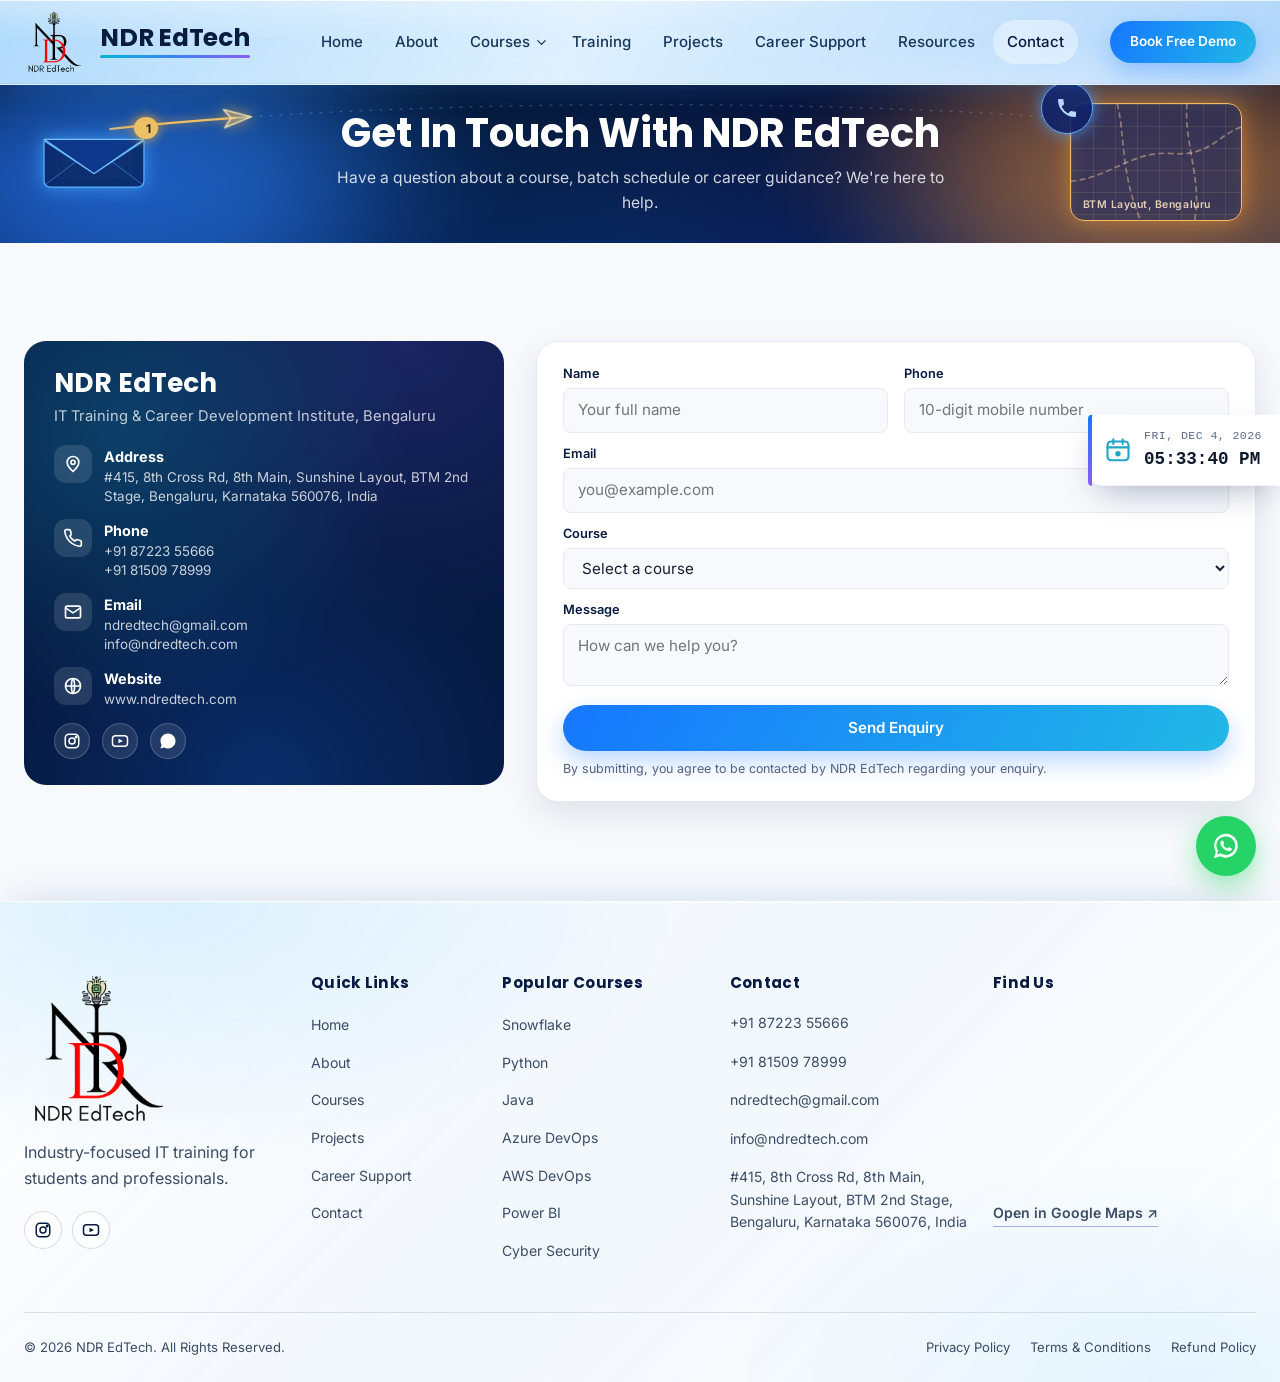
<file: contact.html>
<!DOCTYPE html>
<html lang="en">
<head>
<meta charset="UTF-8">
<meta name="viewport" content="width=device-width, initial-scale=1.0">
<title>Contact Us | NDR EdTech</title>
<meta name="description" content="Get in touch with NDR EdTech in Bengaluru, Karnataka. Call, WhatsApp or send an enquiry to learn more about our IT training programs.">
<meta name="keywords" content="contact NDR EdTech, IT training institute Bengaluru contact, NDR EdTech address phone email">
<link rel="canonical" href="https://www.ndredtech.com/contact.html">
<meta property="og:type" content="website">
<meta property="og:title" content="Contact NDR EdTech">
<meta property="og:description" content="Reach out to NDR EdTech for course details, demo sessions and career guidance.">
<meta property="og:image" content="assets/hero/hero-image.jpg">
<link rel="icon" href="assets/logo/ndr-edtech-logo.png" type="image/png">
<link rel="preconnect" href="https://fonts.googleapis.com">
<link rel="preconnect" href="https://fonts.gstatic.com" crossorigin>
<link href="https://fonts.googleapis.com/css2?family=Inter:wght@400;500;600;700&family=Poppins:wght@600;700;800&display=swap" rel="stylesheet">
<link rel="stylesheet" href="css/style.css?v=18">
<link rel="stylesheet" href="css/responsive.css">
<link rel="stylesheet" href="css/animations.css">
<link rel="stylesheet" href="css/nav-dropdown.css?v=2">
<link rel="stylesheet" href="css/cursor.css?v=6">
<link rel="stylesheet" href="css/footer-glass.css?v=10">
<link rel="stylesheet" href="css/contact-hero-fx.css?v=2">
<link rel="stylesheet" href="css/contact-fx.css?v=4">
<link rel="stylesheet" href="css/chatbot.css">
<link rel="stylesheet" href="css/brand.css?v=2">
<link rel="stylesheet" href="css/clock.css?v=2">
</head>
<body class="page-contact">
<a class="skip-link" href="#main">Skip to main content</a>

<header class="site-header">
  <div class="nav-wrap">
    <a class="brand" href="index.html">
      <img src="assets/logo/ndr-edtech-logo.png" alt="NDR EdTech logo">
      <span>NDR EdTech</span>
    </a>
    <nav class="main-nav" aria-label="Primary">
      <a href="index.html">Home</a>
      <a href="about.html">About</a>
      <div class="nav-dd"><a href="courses.html">Courses</a><button class="nav-dd-toggle" type="button" aria-label="Show course list" aria-haspopup="true" aria-expanded="false"><svg class="nav-dd-chev" viewBox="0 0 24 24" fill="none" stroke="currentColor" stroke-width="2" stroke-linecap="round" stroke-linejoin="round" aria-hidden="true"><path d="M6 9l6 6 6-6"/></svg></button><div class="nav-dd-panel" role="menu"><div class="nav-dd-cols"><div class="nav-dd-cat"><h4>Data Engineering</h4><ul><li><a href="course-details.html?course=snowflake">Snowflake</a></li><li><a href="course-details.html?course=azure-data-factory">Azure Data Factory</a></li><li><a href="course-details.html?course=informatica">Informatica</a></li><li><a href="course-details.html?course=informatica-cloud">Informatica Cloud</a></li></ul></div><div class="nav-dd-cat"><h4>Cloud &amp; DevOps</h4><ul><li><a href="course-details.html?course=aws-devops">AWS DevOps</a></li><li><a href="course-details.html?course=azure-devops">Azure DevOps</a></li><li><a href="course-details.html?course=google-cloud-platform">Google Cloud Platform</a></li><li><a href="course-details.html?course=vmware">VMware</a></li><li><a href="course-details.html?course=kubernetes">Kubernetes</a></li><li><a href="course-details.html?course=linux-administration">Linux Administration</a></li><li><a href="course-details.html?course=docker">Docker</a></li></ul></div><div class="nav-dd-cat"><h4>Programming</h4><ul><li><a href="course-details.html?course=java">Java</a></li><li><a href="course-details.html?course=python">Python</a></li><li><a href="course-details.html?course=mulesoft">MuleSoft</a></li><li><a href="course-details.html?course=dotnet">.NET</a></li></ul></div><div class="nav-dd-cat"><h4>Testing</h4><ul><li><a href="course-details.html?course=tosca">Tosca</a></li><li><a href="course-details.html?course=selenium">Selenium</a></li><li><a href="course-details.html?course=etl-testing">ETL Testing</a></li><li><a href="course-details.html?course=manual-testing">Manual Testing</a></li></ul></div><div class="nav-dd-cat"><h4>Data &amp; BI</h4><ul><li><a href="course-details.html?course=tableau-administration">Tableau Administration</a></li><li><a href="course-details.html?course=power-bi">Power BI</a></li><li><a href="course-details.html?course=data-science">Data Science</a></li><li><a href="course-details.html?course=data-science-ai-ml">Data Science with AI &amp; ML</a></li><li><a href="course-details.html?course=looker-bi">Looker BI</a></li></ul></div><div class="nav-dd-cat"><h4>Database</h4><ul><li><a href="course-details.html?course=sql-pl-sql">SQL / PL SQL</a></li><li><a href="course-details.html?course=oracle-dba">Oracle DBA</a></li></ul></div><div class="nav-dd-cat"><h4>Cyber Security</h4><ul><li><a href="course-details.html?course=cyber-security">Cyber Security</a></li><li><a href="course-details.html?course=cyberark">CyberArk</a></li></ul></div><div class="nav-dd-cat"><h4>Business</h4><ul><li><a href="course-details.html?course=jira-administration">JIRA Administration</a></li><li><a href="course-details.html?course=servicenow-administration">ServiceNow Administration</a></li><li><a href="course-details.html?course=digital-marketing">Digital Marketing</a></li><li><a href="course-details.html?course=salesforce">Salesforce</a></li><li><a href="course-details.html?course=pega-prpc">Pega PRPC</a></li><li><a href="course-details.html?course=business-analyst">Business Analyst</a></li><li><a href="course-details.html?course=mis-executive">MIS Executive</a></li><li><a href="course-details.html?course=investment-banking-nism">Investment Banking / NISM</a></li><li><a href="course-details.html?course=change-management">Change Management</a></li></ul></div><div class="nav-dd-cat"><h4>ERP</h4><ul><li><a href="course-details.html?course=oracle-fusion">Oracle Fusion</a></li><li><a href="course-details.html?course=sap-grc">SAP GRC - SECURITIES</a></li></ul></div></div><a class="nav-dd-all" href="courses.html">View all 39 courses &rarr;</a></div></div>
      <a href="corporate-training.html">Training</a>
      <a href="projects.html">Projects</a>
      <a href="career-support.html">Career Support</a>
      <a href="faq.html">Resources</a>
      <a href="contact.html" class="active">Contact</a>
    </nav>
    <div class="nav-actions">
      <a class="btn btn-primary btn-sm" href="demo.html">Book Free Demo</a>
      <button class="hamburger" aria-label="Toggle menu" aria-expanded="false" aria-controls="mobileNav">
        <span></span><span></span><span></span>
      </button>
    </div>
  </div>
</header>
<nav class="mobile-nav" id="mobileNav" aria-label="Mobile">
    <a href="index.html">Home</a>
    <a href="about.html">About</a>
    <a href="courses.html">Courses</a>
    <a href="corporate-training.html">Training</a>
    <a href="projects.html">Projects</a>
    <a href="career-support.html">Career Support</a>
    <a href="faq.html">Resources</a>
    <a href="contact.html">Contact</a>
    <div class="nav-actions">
      <a class="btn btn-outline" href="demo.html">Watch Demo</a>
      <a class="btn btn-primary" href="demo.html">Book Free Demo</a>
    </div>
  </nav>

<main id="main">
  <section class="page-hero">
    <div class="container">
      <h1>Get In Touch With NDR EdTech</h1>
      <p>Have a question about a course, batch schedule or career guidance? We're here to help.</p>
    </div>
  </section>

  <section class="section">
    <div class="container contact-layout">
      <div class="contact-card reveal">
        <h2>NDR EdTech</h2>
        <p>IT Training &amp; Career Development Institute, Bengaluru</p>

        <div class="contact-detail">
          <div class="c-icon" aria-hidden="true"><svg width="20" height="20" viewBox="0 0 24 24" fill="none" stroke="#fff" stroke-width="2"><path d="M12 21s-7-6.2-7-11a7 7 0 0 1 14 0c0 4.8-7 11-7 11z"/><circle cx="12" cy="10" r="2.5"/></svg></div>
          <div>
            <strong>Address</strong>
            <span>#415, 8th Cross Rd, 8th Main, Sunshine Layout, BTM 2nd Stage, Bengaluru, Karnataka 560076, India</span>
          </div>
        </div>

        <div class="contact-detail">
          <div class="c-icon" aria-hidden="true"><svg width="20" height="20" viewBox="0 0 24 24" fill="none" stroke="#fff" stroke-width="2"><path d="M22 16.9v3a2 2 0 0 1-2.2 2 19.8 19.8 0 0 1-8.6-3.1 19.5 19.5 0 0 1-6-6A19.8 19.8 0 0 1 2.1 4.2 2 2 0 0 1 4.1 2h3a2 2 0 0 1 2 1.7c.1.9.3 1.8.6 2.7a2 2 0 0 1-.4 2.1L8.1 9.7a16 16 0 0 0 6 6l1.2-1.2a2 2 0 0 1 2.1-.4c.9.3 1.8.5 2.7.6a2 2 0 0 1 1.9 2.2z"/></svg></div>
          <div>
            <strong>Phone</strong>
            <a href="tel:+918722355666">+91 87223 55666</a>
            <a href="tel:+918150978999">+91 81509 78999</a>
          </div>
        </div>

        <div class="contact-detail">
          <div class="c-icon" aria-hidden="true"><svg width="20" height="20" viewBox="0 0 24 24" fill="none" stroke="#fff" stroke-width="2"><rect x="3" y="5" width="18" height="14" rx="2"/><path d="M3 7l9 6 9-6"/></svg></div>
          <div>
            <strong>Email</strong>
            <a href="mailto:ndredtech@gmail.com">ndredtech@gmail.com</a>
            <a href="mailto:info@ndredtech.com">info@ndredtech.com</a>
          </div>
        </div>

        <div class="contact-detail">
          <div class="c-icon" aria-hidden="true"><svg width="20" height="20" viewBox="0 0 24 24" fill="none" stroke="#fff" stroke-width="2"><circle cx="12" cy="12" r="9"/><path d="M3 12h18M12 3c2.5 3 2.5 15 0 18M12 3c-2.5 3-2.5 15 0 18"/></svg></div>
          <div>
            <strong>Website</strong>
            <span>www.ndredtech.com</span>
          </div>
        </div>

        <div class="contact-social">
          <a href="https://instagram.com/ndr_edtech" target="_blank" rel="noopener" aria-label="NDR EdTech on Instagram">
            <svg width="18" height="18" viewBox="0 0 24 24" fill="none" stroke="#fff" stroke-width="2"><rect x="3" y="3" width="18" height="18" rx="5"/><circle cx="12" cy="12" r="4"/><circle cx="17.5" cy="6.5" r="1"/></svg>
          </a>
          <a href="https://youtube.com/@NdrEdtech" target="_blank" rel="noopener" aria-label="NDR EdTech on YouTube">
            <svg width="18" height="18" viewBox="0 0 24 24" fill="none" stroke="#fff" stroke-width="2"><rect x="2" y="5" width="20" height="14" rx="4"/><path d="M10 9l6 3-6 3V9z" fill="#fff" stroke="none"/></svg>
          </a>
          <a href="#" data-whatsapp-link target="_blank" rel="noopener" aria-label="Chat with NDR EdTech on WhatsApp">
            <svg width="18" height="18" viewBox="0 0 24 24" fill="#fff"><path d="M12 2C6.5 2 2 6.5 2 12c0 1.9.5 3.6 1.4 5.1L2 22l5-1.3c1.5.8 3.2 1.3 5 1.3 5.5 0 10-4.5 10-10S17.5 2 12 2z"/></svg>
          </a>
        </div>
      </div>

      <div class="reveal">
        <div class="form-card">
          <form data-validate novalidate>
            <div class="form-row">
              <div class="form-group">
                <label for="ctName">Name</label>
                <input type="text" id="ctName" name="name" data-rule="name" placeholder="Your full name" required>
                <span class="form-error">Please enter a valid name (min 2 characters).</span>
              </div>
              <div class="form-group">
                <label for="ctPhone">Phone</label>
                <input type="tel" id="ctPhone" name="phone" data-rule="phone" placeholder="10-digit mobile number" required>
                <span class="form-error">Please enter a valid 10-digit mobile number.</span>
              </div>
            </div>
            <div class="form-group">
              <label for="ctEmail">Email</label>
              <input type="email" id="ctEmail" name="email" data-rule="email" placeholder="you@example.com" required>
              <span class="form-error">Please enter a valid email address.</span>
            </div>
            <div class="form-group">
              <label for="ctCourse">Course</label>
              <select id="ctCourse" name="course" data-rule="required">
                <option value="">Select a course</option>
              </select>
              <span class="form-error">Please select a course.</span>
            </div>
            <div class="form-group">
              <label for="ctMessage">Message</label>
              <textarea id="ctMessage" name="message" data-rule="required" placeholder="How can we help you?" required></textarea>
              <span class="form-error">Please enter a message.</span>
            </div>
            <button type="submit" class="btn btn-primary btn-block">Send Enquiry</button>
            <div class="form-success"><span aria-hidden="true">&#10003;</span> Thank you! Our career counsellor will contact you shortly.</div>
            <p class="form-note">By submitting, you agree to be contacted by NDR EdTech regarding your enquiry.</p>
          </form>
        </div>
      </div>
    </div>
  </section>
</main>

<footer class="site-footer">
  <div class="container">
    <div class="footer-grid">
      <div class="footer-col">
        <div class="footer-brand">
          <img src="assets/logo/ndr-edtech-logo.png" alt="NDR EdTech logo">
        </div>
        <p>Industry-focused IT training for students and professionals.</p>
        <div class="footer-social">
          <a href="https://instagram.com/ndr_edtech" target="_blank" rel="noopener" aria-label="NDR EdTech on Instagram">
            <svg width="18" height="18" viewBox="0 0 24 24" fill="none" stroke="#fff" stroke-width="2"><rect x="3" y="3" width="18" height="18" rx="5"/><circle cx="12" cy="12" r="4"/><circle cx="17.5" cy="6.5" r="1"/></svg>
          </a>
          <a href="https://youtube.com/@NdrEdtech" target="_blank" rel="noopener" aria-label="NDR EdTech on YouTube">
            <svg width="18" height="18" viewBox="0 0 24 24" fill="none" stroke="#fff" stroke-width="2"><rect x="2" y="5" width="20" height="14" rx="4"/><path d="M10 9l6 3-6 3V9z" fill="#fff" stroke="none"/></svg>
          </a>
        </div>
      </div>
      <div class="footer-col">
        <h4>Quick Links</h4>
        <ul>
          <li><a href="index.html">Home</a></li>
          <li><a href="about.html">About</a></li>
          <li><a href="courses.html">Courses</a></li>
          <li><a href="projects.html">Projects</a></li>
          <li><a href="career-support.html">Career Support</a></li>
          <li><a href="contact.html">Contact</a></li>
        </ul>
      </div>
      <div class="footer-col">
        <h4>Popular Courses</h4>
        <ul>
          <li><a href="course-details.html?course=snowflake">Snowflake</a></li>
          <li><a href="course-details.html?course=python">Python</a></li>
          <li><a href="course-details.html?course=java">Java</a></li>
          <li><a href="course-details.html?course=azure-devops">Azure DevOps</a></li>
          <li><a href="course-details.html?course=aws-devops">AWS DevOps</a></li>
          <li><a href="course-details.html?course=power-bi">Power BI</a></li>
          <li><a href="course-details.html?course=cyber-security">Cyber Security</a></li>
        </ul>
      </div>
      <div class="footer-col">
        <h4>Contact</h4>
        <ul class="footer-contact">
          <li><a href="tel:+918722355666">+91 87223 55666</a></li>
          <li><a href="tel:+918150978999">+91 81509 78999</a></li>
          <li><a href="mailto:ndredtech@gmail.com">ndredtech@gmail.com</a></li>
          <li><a href="mailto:info@ndredtech.com">info@ndredtech.com</a></li>
          <li>#415, 8th Cross Rd, 8th Main, Sunshine Layout, BTM 2nd Stage, Bengaluru, Karnataka 560076, India</li>
        </ul>
      </div>
      <div class="footer-col footer-map">
        <h4>Find Us</h4>
        <iframe src="https://www.google.com/maps?cid=8322578555926621887&output=embed" loading="lazy" referrerpolicy="no-referrer-when-downgrade" title="NDR EdTech location map" allowfullscreen></iframe>
        <a class="footer-map-link" href="https://maps.app.goo.gl/LKn871JTzhqkNUef9" target="_blank" rel="noopener">Open in Google Maps &#8599;</a>
      </div>
    </div>
    <div class="footer-bottom">
      <span>&copy; <span data-year>2026</span> NDR EdTech. All Rights Reserved.</span>
      <div class="footer-legal">
        <a href="#">Privacy Policy</a>
        <a href="#">Terms &amp; Conditions</a>
        <a href="#">Refund Policy</a>
      </div>
    </div>
  </div>
</footer>

<a class="whatsapp-float" data-whatsapp-link href="#" aria-label="Chat with NDR EdTech on WhatsApp" target="_blank" rel="noopener">
  <svg viewBox="0 0 32 32" fill="#fff" width="30" height="30"><path d="M16 3C9 3 3.4 8.6 3.4 15.6c0 2.5.7 4.8 1.9 6.8L3 29l6.8-2.2c1.9 1 4.1 1.6 6.2 1.6 7 0 12.6-5.6 12.6-12.6C28.6 8.6 23 3 16 3zm0 2.8c5.4 0 9.8 4.4 9.8 9.8s-4.4 9.8-9.8 9.8c-1.9 0-3.7-.5-5.2-1.5l-.4-.2-4 1.3 1.3-3.9-.2-.4c-1.1-1.6-1.7-3.5-1.7-5.5.1-5.4 4.5-9.4 9.9-9.4h.3zm5.4 12.5c-.3-.1-1.7-.9-2-1-.3-.1-.5-.1-.7.1-.2.3-.8 1-.9 1.1-.2.2-.3.2-.6.1-.3-.1-1.3-.5-2.4-1.5-.9-.8-1.5-1.8-1.6-2.1-.2-.3 0-.5.1-.6.1-.1.3-.3.4-.5.1-.1.2-.3.3-.5.1-.2 0-.4 0-.5-.1-.1-.6-1.6-.9-2.1-.2-.5-.5-.5-.7-.5h-.6c-.2 0-.5.1-.8.4-.3.3-1 1-1 2.5s1.1 2.9 1.2 3.1c.1.2 2.1 3.3 5.2 4.5.7.3 1.3.5 1.7.6.7.2 1.4.2 1.9.1.6-.1 1.7-.7 2-1.4.2-.7.2-1.2.2-1.4-.1-.1-.3-.2-.6-.3z"/></svg>
</a>

<div class="mobile-sticky-bar">
  <div class="msb-inner">
    <a class="msb-whatsapp" data-whatsapp-link href="#" target="_blank" rel="noopener">WhatsApp</a>
    <a class="msb-call" href="tel:+918722355666">Call</a>
    <a class="msb-demo" href="demo.html">Free Demo</a>
  </div>
</div>

<script src="js/courses.js?v=11"></script>
<script src="js/main.js"></script>
<script src="js/form.js?v=4"></script>
<script>
  document.addEventListener("DOMContentLoaded", () => {
    const courseSelect = document.getElementById("ctCourse");
    if (courseSelect) {
      courses.forEach((c) => {
        const opt = document.createElement("option");
        opt.value = c.id;
        opt.textContent = c.name;
        courseSelect.appendChild(opt);
      });
    }
    if (window.prefillCourseSelect) window.prefillCourseSelect();
  });
</script>
<script src="js/nav-dropdown.js?v=2"></script>
<script src="js/footer-water.js?v=4" defer></script>
<script src="js/contact-hero-fx.js?v=3" defer></script>
<script src="js/chatbot.js?v=3" defer></script>
<script src="js/clock.js" defer></script>
<script src="js/lead-api.js?v=2"></script>
</body>
</html>
</file>
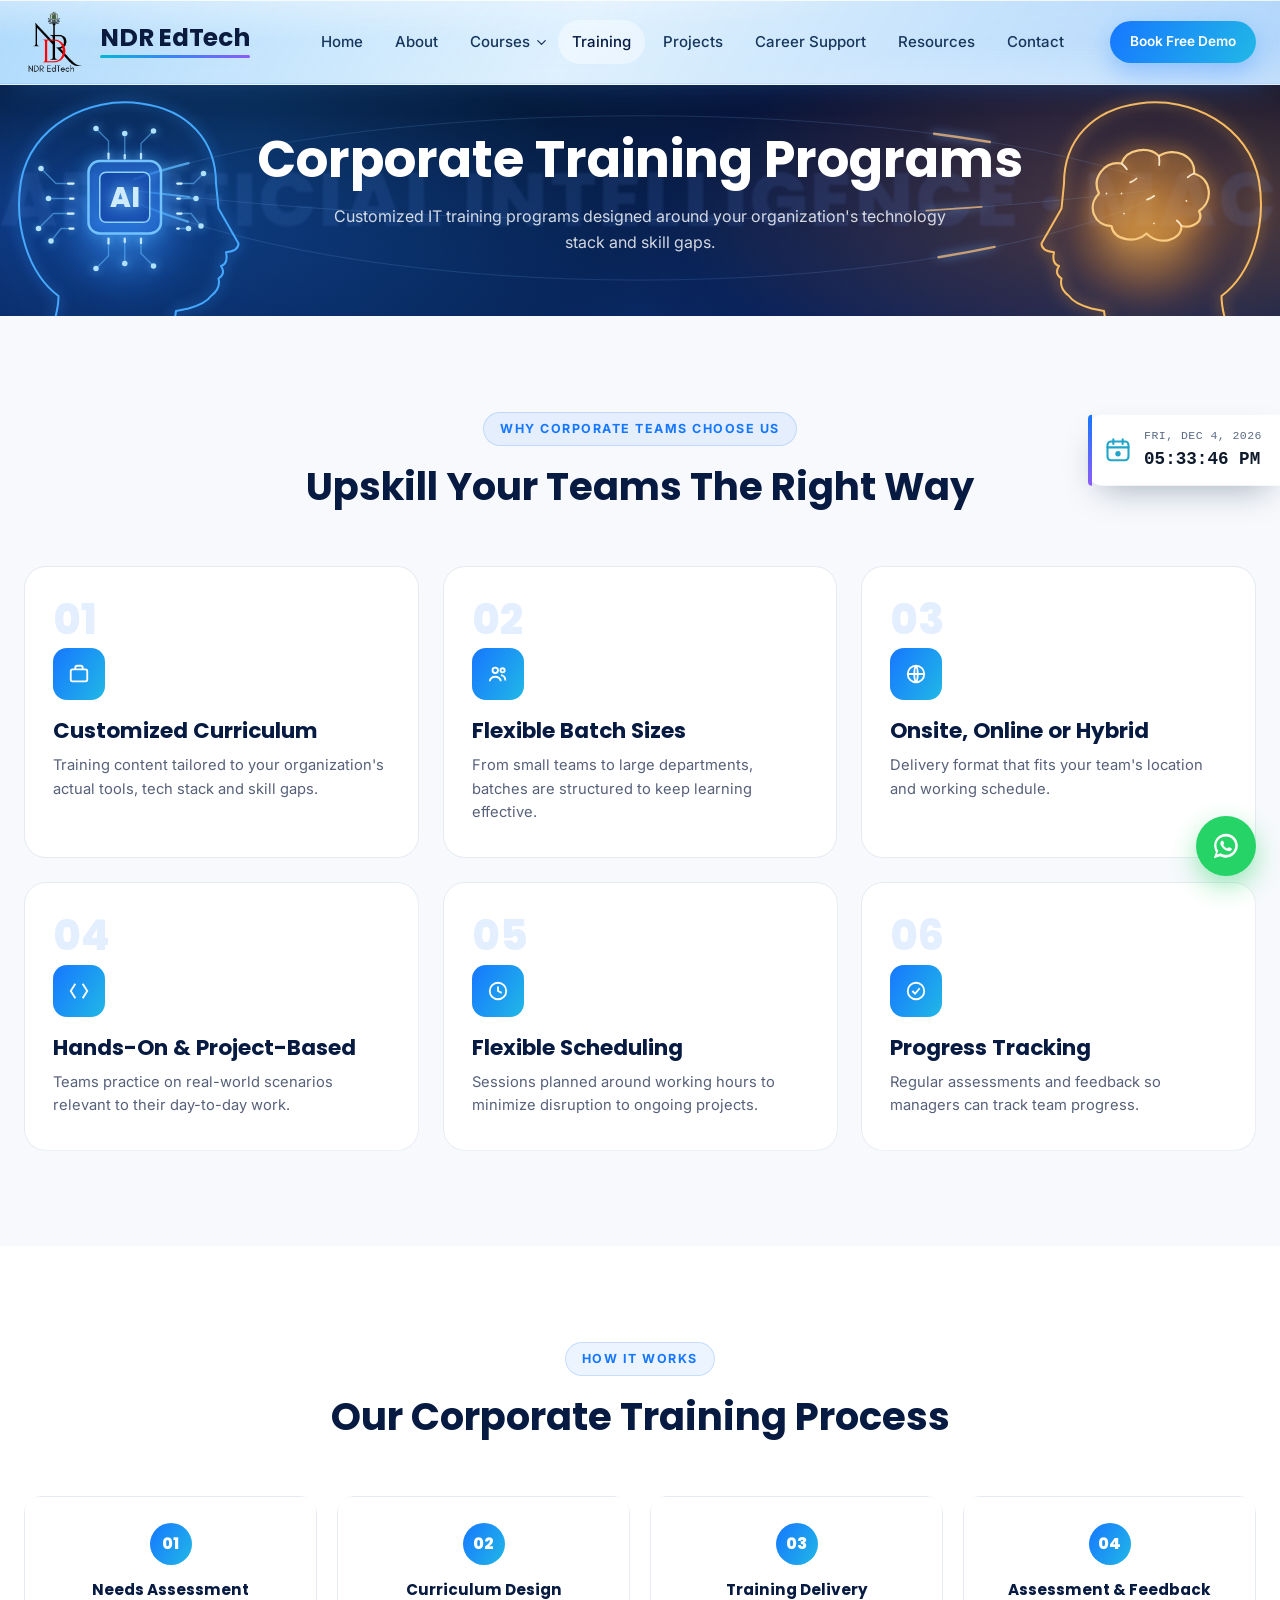
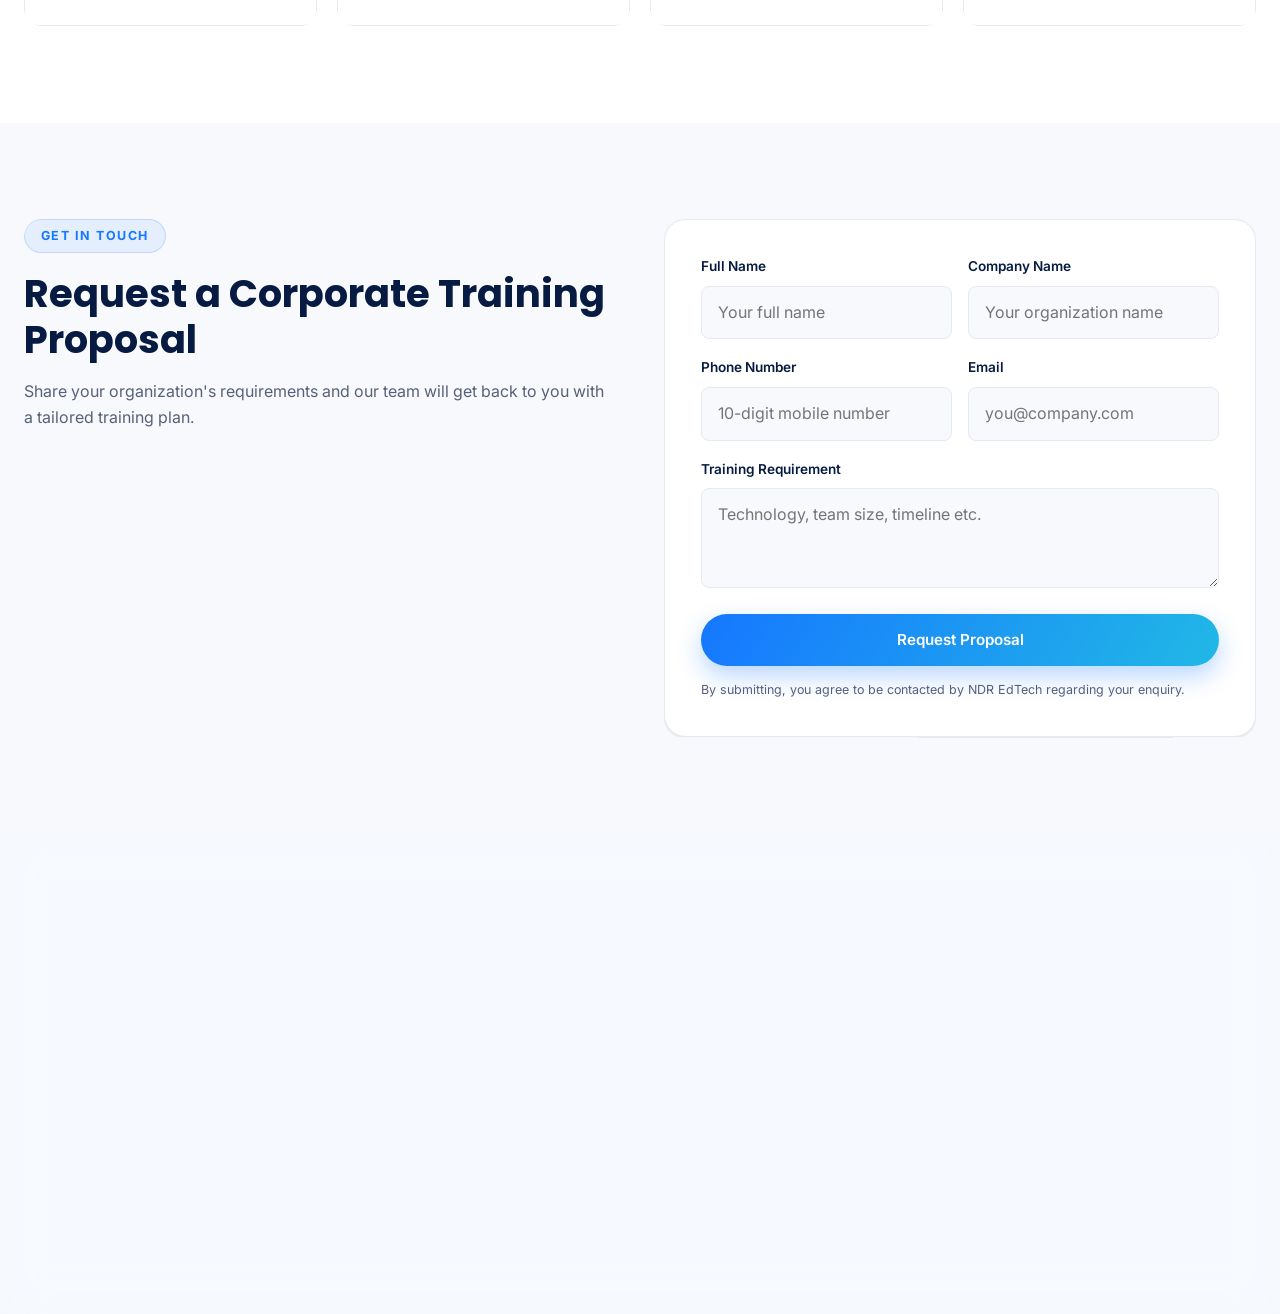
<file: corporate-training.html>
<!DOCTYPE html>
<html lang="en">
<head>
<meta charset="UTF-8">
<meta name="viewport" content="width=device-width, initial-scale=1.0">
<title>Corporate Training | NDR EdTech</title>
<meta name="description" content="Customized corporate IT training programs from NDR EdTech — upskill your teams in cloud, data engineering, DevOps, testing and more with flexible delivery formats.">
<meta name="keywords" content="corporate IT training, employee upskilling, corporate training Bangalore, organization technology training">
<link rel="canonical" href="https://www.ndredtech.com/corporate-training.html">
<meta property="og:type" content="website">
<meta property="og:title" content="Corporate Training | NDR EdTech">
<meta property="og:description" content="Customized training programs for organizations, delivered online, onsite or in a hybrid format.">
<meta property="og:image" content="assets/hero/hero-image.jpg">
<link rel="icon" href="assets/logo/ndr-edtech-logo.png" type="image/png">
<link rel="preconnect" href="https://fonts.googleapis.com">
<link rel="preconnect" href="https://fonts.gstatic.com" crossorigin>
<link href="https://fonts.googleapis.com/css2?family=Inter:wght@400;500;600;700&family=Poppins:wght@600;700;800&display=swap" rel="stylesheet">
<link rel="stylesheet" href="css/style.css?v=18">
<link rel="stylesheet" href="css/responsive.css">
<link rel="stylesheet" href="css/animations.css">
<link rel="stylesheet" href="css/nav-dropdown.css?v=2">
<link rel="stylesheet" href="css/cursor.css?v=6">
<link rel="stylesheet" href="css/footer-glass.css?v=10">
<link rel="stylesheet" href="css/corp-hero-fx.css?v=7">
<link rel="stylesheet" href="css/chatbot.css">
<link rel="stylesheet" href="css/brand.css?v=2">
<link rel="stylesheet" href="css/clock.css?v=2">
</head>
<body>
<a class="skip-link" href="#main">Skip to main content</a>

<header class="site-header">
  <div class="nav-wrap">
    <a class="brand" href="index.html">
      <img src="assets/logo/ndr-edtech-logo.png" alt="NDR EdTech logo">
      <span>NDR EdTech</span>
    </a>
    <nav class="main-nav" aria-label="Primary">
      <a href="index.html">Home</a>
      <a href="about.html">About</a>
      <div class="nav-dd"><a href="courses.html">Courses</a><button class="nav-dd-toggle" type="button" aria-label="Show course list" aria-haspopup="true" aria-expanded="false"><svg class="nav-dd-chev" viewBox="0 0 24 24" fill="none" stroke="currentColor" stroke-width="2" stroke-linecap="round" stroke-linejoin="round" aria-hidden="true"><path d="M6 9l6 6 6-6"/></svg></button><div class="nav-dd-panel" role="menu"><div class="nav-dd-cols"><div class="nav-dd-cat"><h4>Data Engineering</h4><ul><li><a href="course-details.html?course=snowflake">Snowflake</a></li><li><a href="course-details.html?course=azure-data-factory">Azure Data Factory</a></li><li><a href="course-details.html?course=informatica">Informatica</a></li><li><a href="course-details.html?course=informatica-cloud">Informatica Cloud</a></li></ul></div><div class="nav-dd-cat"><h4>Cloud &amp; DevOps</h4><ul><li><a href="course-details.html?course=aws-devops">AWS DevOps</a></li><li><a href="course-details.html?course=azure-devops">Azure DevOps</a></li><li><a href="course-details.html?course=google-cloud-platform">Google Cloud Platform</a></li><li><a href="course-details.html?course=vmware">VMware</a></li><li><a href="course-details.html?course=kubernetes">Kubernetes</a></li><li><a href="course-details.html?course=linux-administration">Linux Administration</a></li><li><a href="course-details.html?course=docker">Docker</a></li></ul></div><div class="nav-dd-cat"><h4>Programming</h4><ul><li><a href="course-details.html?course=java">Java</a></li><li><a href="course-details.html?course=python">Python</a></li><li><a href="course-details.html?course=mulesoft">MuleSoft</a></li><li><a href="course-details.html?course=dotnet">.NET</a></li></ul></div><div class="nav-dd-cat"><h4>Testing</h4><ul><li><a href="course-details.html?course=tosca">Tosca</a></li><li><a href="course-details.html?course=selenium">Selenium</a></li><li><a href="course-details.html?course=etl-testing">ETL Testing</a></li><li><a href="course-details.html?course=manual-testing">Manual Testing</a></li></ul></div><div class="nav-dd-cat"><h4>Data &amp; BI</h4><ul><li><a href="course-details.html?course=tableau-administration">Tableau Administration</a></li><li><a href="course-details.html?course=power-bi">Power BI</a></li><li><a href="course-details.html?course=data-science">Data Science</a></li><li><a href="course-details.html?course=data-science-ai-ml">Data Science with AI &amp; ML</a></li><li><a href="course-details.html?course=looker-bi">Looker BI</a></li></ul></div><div class="nav-dd-cat"><h4>Database</h4><ul><li><a href="course-details.html?course=sql-pl-sql">SQL / PL SQL</a></li><li><a href="course-details.html?course=oracle-dba">Oracle DBA</a></li></ul></div><div class="nav-dd-cat"><h4>Cyber Security</h4><ul><li><a href="course-details.html?course=cyber-security">Cyber Security</a></li><li><a href="course-details.html?course=cyberark">CyberArk</a></li></ul></div><div class="nav-dd-cat"><h4>Business</h4><ul><li><a href="course-details.html?course=jira-administration">JIRA Administration</a></li><li><a href="course-details.html?course=servicenow-administration">ServiceNow Administration</a></li><li><a href="course-details.html?course=digital-marketing">Digital Marketing</a></li><li><a href="course-details.html?course=salesforce">Salesforce</a></li><li><a href="course-details.html?course=pega-prpc">Pega PRPC</a></li><li><a href="course-details.html?course=business-analyst">Business Analyst</a></li><li><a href="course-details.html?course=mis-executive">MIS Executive</a></li><li><a href="course-details.html?course=investment-banking-nism">Investment Banking / NISM</a></li><li><a href="course-details.html?course=change-management">Change Management</a></li></ul></div><div class="nav-dd-cat"><h4>ERP</h4><ul><li><a href="course-details.html?course=oracle-fusion">Oracle Fusion</a></li><li><a href="course-details.html?course=sap-grc">SAP GRC - SECURITIES</a></li></ul></div></div><a class="nav-dd-all" href="courses.html">View all 39 courses &rarr;</a></div></div>
      <a href="corporate-training.html" class="active">Training</a>
      <a href="projects.html">Projects</a>
      <a href="career-support.html">Career Support</a>
      <a href="faq.html">Resources</a>
      <a href="contact.html">Contact</a>
    </nav>
    <div class="nav-actions">
      <a class="btn btn-primary btn-sm" href="demo.html">Book Free Demo</a>
      <button class="hamburger" aria-label="Toggle menu" aria-expanded="false" aria-controls="mobileNav">
        <span></span><span></span><span></span>
      </button>
    </div>
  </div>
</header>
<nav class="mobile-nav" id="mobileNav" aria-label="Mobile">
    <a href="index.html">Home</a>
    <a href="about.html">About</a>
    <a href="courses.html">Courses</a>
    <a href="corporate-training.html">Training</a>
    <a href="projects.html">Projects</a>
    <a href="career-support.html">Career Support</a>
    <a href="faq.html">Resources</a>
    <a href="contact.html">Contact</a>
    <div class="nav-actions">
      <a class="btn btn-outline" href="demo.html">Watch Demo</a>
      <a class="btn btn-primary" href="demo.html">Book Free Demo</a>
    </div>
  </nav>

<main id="main">
  <section class="page-hero">
    <div class="container">
      <h1>Corporate Training Programs</h1>
      <p>Customized IT training programs designed around your organization's technology stack and skill gaps.</p>
    </div>
  </section>

  <section class="section">
    <div class="container">
      <div class="section-head reveal">
        <span class="eyebrow">Why Corporate Teams Choose Us</span>
        <h2>Upskill Your Teams The Right Way</h2>
      </div>
      <div class="why-grid">
        <div class="why-card reveal">
          <div class="why-index">01</div>
          <div class="why-icon" aria-hidden="true"><svg width="22" height="22" viewBox="0 0 24 24" fill="none" stroke="#fff" stroke-width="2"><rect x="3" y="7" width="18" height="13" rx="2"/><path d="M8 7V5a2 2 0 0 1 2-2h4a2 2 0 0 1 2 2v2"/></svg></div>
          <h3>Customized Curriculum</h3>
          <p>Training content tailored to your organization's actual tools, tech stack and skill gaps.</p>
        </div>
        <div class="why-card reveal">
          <div class="why-index">02</div>
          <div class="why-icon" aria-hidden="true"><svg width="22" height="22" viewBox="0 0 24 24" fill="none" stroke="#fff" stroke-width="2"><circle cx="9" cy="8" r="3"/><path d="M3 20c0-3 3-5 6-5s6 2 6 5"/><circle cx="17" cy="8" r="2.3"/><path d="M15.2 13.2c2.4.3 4.8 2.1 4.8 5.8"/></svg></div>
          <h3>Flexible Batch Sizes</h3>
          <p>From small teams to large departments, batches are structured to keep learning effective.</p>
        </div>
        <div class="why-card reveal">
          <div class="why-index">03</div>
          <div class="why-icon" aria-hidden="true"><svg width="22" height="22" viewBox="0 0 24 24" fill="none" stroke="#fff" stroke-width="2"><circle cx="12" cy="12" r="9"/><path d="M3 12h18M12 3c2.5 3 2.5 15 0 18M12 3c-2.5 3-2.5 15 0 18"/></svg></div>
          <h3>Onsite, Online or Hybrid</h3>
          <p>Delivery format that fits your team's location and working schedule.</p>
        </div>
        <div class="why-card reveal">
          <div class="why-index">04</div>
          <div class="why-icon" aria-hidden="true"><svg width="22" height="22" viewBox="0 0 24 24" fill="none" stroke="#fff" stroke-width="2"><path d="M8 4 3 12l5 8M16 4l5 8-5 8"/></svg></div>
          <h3>Hands-On &amp; Project-Based</h3>
          <p>Teams practice on real-world scenarios relevant to their day-to-day work.</p>
        </div>
        <div class="why-card reveal">
          <div class="why-index">05</div>
          <div class="why-icon" aria-hidden="true"><svg width="22" height="22" viewBox="0 0 24 24" fill="none" stroke="#fff" stroke-width="2"><circle cx="12" cy="12" r="9"/><path d="M12 7v5l4 2"/></svg></div>
          <h3>Flexible Scheduling</h3>
          <p>Sessions planned around working hours to minimize disruption to ongoing projects.</p>
        </div>
        <div class="why-card reveal">
          <div class="why-index">06</div>
          <div class="why-icon" aria-hidden="true"><svg width="22" height="22" viewBox="0 0 24 24" fill="none" stroke="#fff" stroke-width="2"><circle cx="12" cy="12" r="9"/><path d="M8 12l3 3 5-6"/></svg></div>
          <h3>Progress Tracking</h3>
          <p>Regular assessments and feedback so managers can track team progress.</p>
        </div>
      </div>
    </div>
  </section>

  <section class="section section-alt">
    <div class="container">
      <div class="section-head reveal">
        <span class="eyebrow">How It Works</span>
        <h2>Our Corporate Training Process</h2>
      </div>
      <div class="timeline timeline-4">
        <div class="timeline-step reveal"><div class="step-num"><span class="sn-num">01</span><svg class="sn-ico" viewBox="0 0 24 24" fill="none" stroke="currentColor" stroke-width="1.4" stroke-linecap="round" stroke-linejoin="round" aria-hidden="true"><circle cx="11" cy="11" r="6.5"/><path d="M20 20l-4.2-4.2M8.5 11l1.8 1.8L14 9"/></svg></div><h3>Needs Assessment</h3></div>
        <div class="timeline-step reveal"><div class="step-num"><span class="sn-num">02</span><svg class="sn-ico" viewBox="0 0 24 24" fill="none" stroke="currentColor" stroke-width="1.4" stroke-linecap="round" stroke-linejoin="round" aria-hidden="true"><path d="M4 20l1-4L16.5 4.5a2.1 2.1 0 013 3L8 19l-4 1z"/><path d="M14.5 6.5l3 3"/></svg></div><h3>Curriculum Design</h3></div>
        <div class="timeline-step reveal"><div class="step-num"><span class="sn-num">03</span><svg class="sn-ico" viewBox="0 0 24 24" fill="none" stroke="currentColor" stroke-width="1.4" stroke-linecap="round" stroke-linejoin="round" aria-hidden="true"><rect x="3" y="4" width="18" height="12" rx="2"/><path d="M12 16v4M8 20h8M8 12l3-3 2 2 3-4"/></svg></div><h3>Training Delivery</h3></div>
        <div class="timeline-step reveal"><div class="step-num"><span class="sn-num">04</span><svg class="sn-ico" viewBox="0 0 24 24" fill="none" stroke="currentColor" stroke-width="1.4" stroke-linecap="round" stroke-linejoin="round" aria-hidden="true"><path d="M21 12a8 8 0 01-11.6 7.1L4 20l1.2-4.6A8 8 0 1121 12z"/><path d="M9 12l2 2 4-4"/></svg></div><h3>Assessment &amp; Feedback</h3></div>
      </div>
    </div>
  </section>

  <section class="section">
    <div class="container demo-layout">
      <div class="demo-info reveal">
        <span class="eyebrow">Get In Touch</span>
        <h2>Request a Corporate Training Proposal</h2>
        <p>Share your organization's requirements and our team will get back to you with a tailored training plan.</p>
      </div>
      <div class="form-card reveal">
        <form data-validate novalidate>
          <div class="form-row">
            <div class="form-group">
              <label for="corpName">Full Name</label>
              <input type="text" id="corpName" name="name" data-rule="name" placeholder="Your full name" required>
              <span class="form-error">Please enter a valid name (min 2 characters).</span>
            </div>
            <div class="form-group">
              <label for="corpCompany">Company Name</label>
              <input type="text" id="corpCompany" name="company" data-rule="required" placeholder="Your organization name" required>
              <span class="form-error">Please enter your company name.</span>
            </div>
          </div>
          <div class="form-row">
            <div class="form-group">
              <label for="corpPhone">Phone Number</label>
              <input type="tel" id="corpPhone" name="phone" data-rule="phone" placeholder="10-digit mobile number" required>
              <span class="form-error">Please enter a valid 10-digit mobile number.</span>
            </div>
            <div class="form-group">
              <label for="corpEmail">Email</label>
              <input type="email" id="corpEmail" name="email" data-rule="email" placeholder="you@company.com" required>
              <span class="form-error">Please enter a valid email address.</span>
            </div>
          </div>
          <div class="form-group">
            <label for="corpMessage">Training Requirement</label>
            <textarea id="corpMessage" name="message" data-rule="nolink" placeholder="Technology, team size, timeline etc."></textarea>
          </div>
          <button type="submit" class="btn btn-primary btn-block">Request Proposal</button>
          <div class="form-success"><span aria-hidden="true">&#10003;</span> Thank you! Our career counsellor will contact you shortly.</div>
          <p class="form-note">By submitting, you agree to be contacted by NDR EdTech regarding your enquiry.</p>
        </form>
      </div>
    </div>
  </section>
</main>

<footer class="site-footer">
  <div class="container">
    <div class="footer-grid">
      <div class="footer-col">
        <div class="footer-brand">
          <img src="assets/logo/ndr-edtech-logo.png" alt="NDR EdTech logo">
        </div>
        <p>Industry-focused IT training for students and professionals.</p>
        <div class="footer-social">
          <a href="https://instagram.com/ndr_edtech" target="_blank" rel="noopener" aria-label="NDR EdTech on Instagram">
            <svg width="18" height="18" viewBox="0 0 24 24" fill="none" stroke="#fff" stroke-width="2"><rect x="3" y="3" width="18" height="18" rx="5"/><circle cx="12" cy="12" r="4"/><circle cx="17.5" cy="6.5" r="1"/></svg>
          </a>
          <a href="https://youtube.com/@NdrEdtech" target="_blank" rel="noopener" aria-label="NDR EdTech on YouTube">
            <svg width="18" height="18" viewBox="0 0 24 24" fill="none" stroke="#fff" stroke-width="2"><rect x="2" y="5" width="20" height="14" rx="4"/><path d="M10 9l6 3-6 3V9z" fill="#fff" stroke="none"/></svg>
          </a>
        </div>
      </div>
      <div class="footer-col">
        <h4>Quick Links</h4>
        <ul>
          <li><a href="index.html">Home</a></li>
          <li><a href="about.html">About</a></li>
          <li><a href="courses.html">Courses</a></li>
          <li><a href="projects.html">Projects</a></li>
          <li><a href="career-support.html">Career Support</a></li>
          <li><a href="contact.html">Contact</a></li>
        </ul>
      </div>
      <div class="footer-col">
        <h4>Popular Courses</h4>
        <ul>
          <li><a href="course-details.html?course=snowflake">Snowflake</a></li>
          <li><a href="course-details.html?course=python">Python</a></li>
          <li><a href="course-details.html?course=java">Java</a></li>
          <li><a href="course-details.html?course=azure-devops">Azure DevOps</a></li>
          <li><a href="course-details.html?course=aws-devops">AWS DevOps</a></li>
          <li><a href="course-details.html?course=power-bi">Power BI</a></li>
          <li><a href="course-details.html?course=cyber-security">Cyber Security</a></li>
        </ul>
      </div>
      <div class="footer-col">
        <h4>Contact</h4>
        <ul class="footer-contact">
          <li><a href="tel:+918722355666">+91 87223 55666</a></li>
          <li><a href="tel:+918150978999">+91 81509 78999</a></li>
          <li><a href="mailto:ndredtech@gmail.com">ndredtech@gmail.com</a></li>
          <li><a href="mailto:info@ndredtech.com">info@ndredtech.com</a></li>
          <li>#415, 8th Cross Rd, 8th Main, Sunshine Layout, BTM 2nd Stage, Bengaluru, Karnataka 560076, India</li>
        </ul>
      </div>
      <div class="footer-col footer-map">
        <h4>Find Us</h4>
        <iframe src="https://www.google.com/maps?cid=8322578555926621887&output=embed" loading="lazy" referrerpolicy="no-referrer-when-downgrade" title="NDR EdTech location map" allowfullscreen></iframe>
        <a class="footer-map-link" href="https://maps.app.goo.gl/LKn871JTzhqkNUef9" target="_blank" rel="noopener">Open in Google Maps &#8599;</a>
      </div>
    </div>
    <div class="footer-bottom">
      <span>&copy; <span data-year>2026</span> NDR EdTech. All Rights Reserved.</span>
      <div class="footer-legal">
        <a href="#">Privacy Policy</a>
        <a href="#">Terms &amp; Conditions</a>
        <a href="#">Refund Policy</a>
      </div>
    </div>
  </div>
</footer>

<a class="whatsapp-float" data-whatsapp-link href="#" aria-label="Chat with NDR EdTech on WhatsApp" target="_blank" rel="noopener">
  <svg viewBox="0 0 32 32" fill="#fff" width="30" height="30"><path d="M16 3C9 3 3.4 8.6 3.4 15.6c0 2.5.7 4.8 1.9 6.8L3 29l6.8-2.2c1.9 1 4.1 1.6 6.2 1.6 7 0 12.6-5.6 12.6-12.6C28.6 8.6 23 3 16 3zm0 2.8c5.4 0 9.8 4.4 9.8 9.8s-4.4 9.8-9.8 9.8c-1.9 0-3.7-.5-5.2-1.5l-.4-.2-4 1.3 1.3-3.9-.2-.4c-1.1-1.6-1.7-3.5-1.7-5.5.1-5.4 4.5-9.4 9.9-9.4h.3zm5.4 12.5c-.3-.1-1.7-.9-2-1-.3-.1-.5-.1-.7.1-.2.3-.8 1-.9 1.1-.2.2-.3.2-.6.1-.3-.1-1.3-.5-2.4-1.5-.9-.8-1.5-1.8-1.6-2.1-.2-.3 0-.5.1-.6.1-.1.3-.3.4-.5.1-.1.2-.3.3-.5.1-.2 0-.4 0-.5-.1-.1-.6-1.6-.9-2.1-.2-.5-.5-.5-.7-.5h-.6c-.2 0-.5.1-.8.4-.3.3-1 1-1 2.5s1.1 2.9 1.2 3.1c.1.2 2.1 3.3 5.2 4.5.7.3 1.3.5 1.7.6.7.2 1.4.2 1.9.1.6-.1 1.7-.7 2-1.4.2-.7.2-1.2.2-1.4-.1-.1-.3-.2-.6-.3z"/></svg>
</a>

<div class="mobile-sticky-bar">
  <div class="msb-inner">
    <a class="msb-whatsapp" data-whatsapp-link href="#" target="_blank" rel="noopener">WhatsApp</a>
    <a class="msb-call" href="tel:+918722355666">Call</a>
    <a class="msb-demo" href="demo.html">Free Demo</a>
  </div>
</div>

<script src="js/main.js"></script>
<script src="js/form.js?v=4"></script>
<script src="js/nav-dropdown.js?v=2"></script>
<script src="js/glass-hover.js"></script>
<script src="js/footer-water.js?v=4" defer></script>
<script src="js/corp-hero-fx.js?v=4" defer></script>
<script src="js/chatbot.js?v=3" defer></script>
<script src="js/clock.js" defer></script>
<script src="js/lead-api.js?v=2"></script>
</body>
</html>
</file>
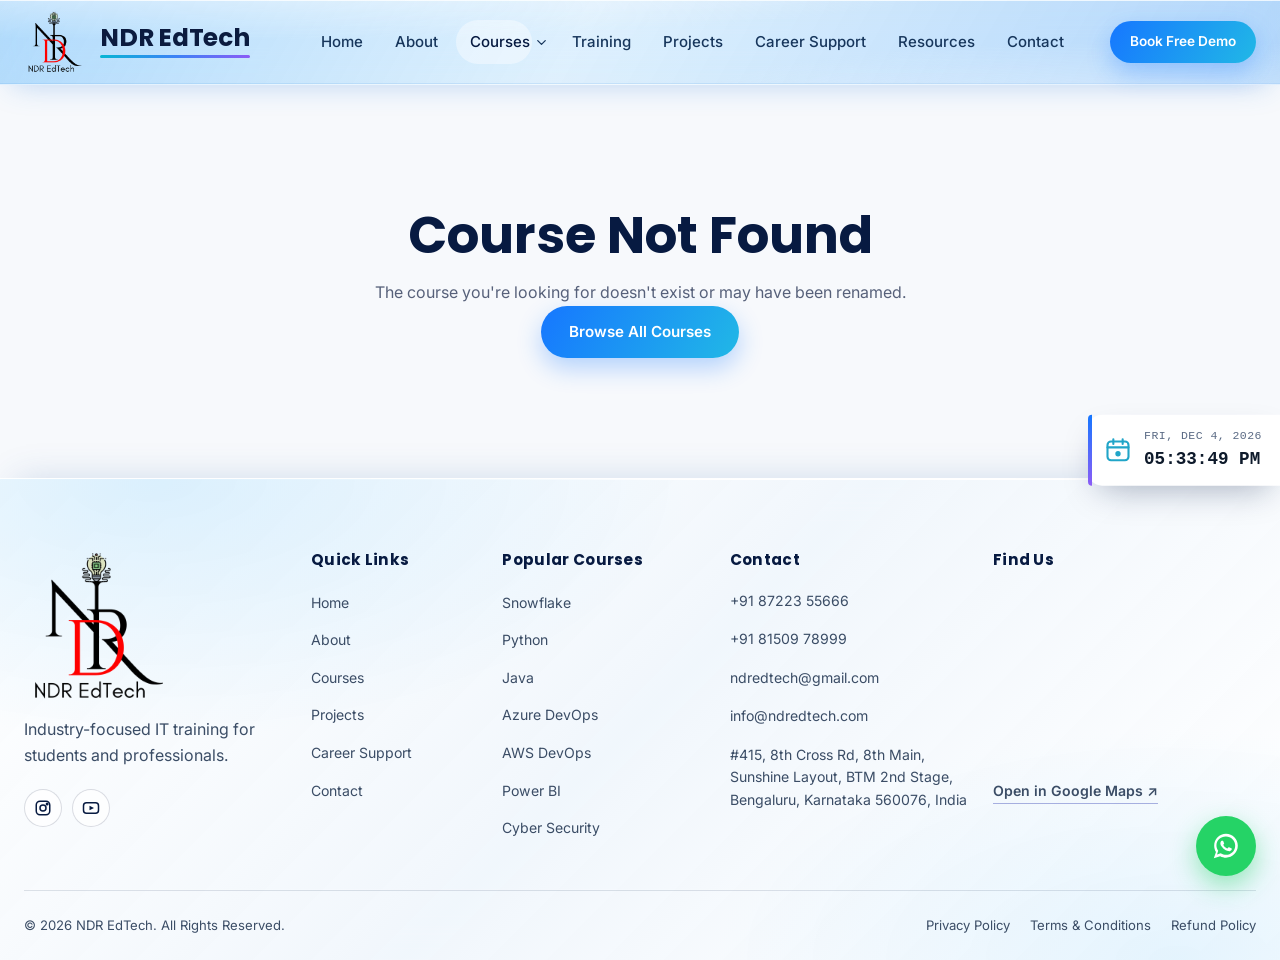
<file: course-details.html>
<!DOCTYPE html>
<html lang="en">
<head>
<meta charset="UTF-8">
<meta name="viewport" content="width=device-width, initial-scale=1.0">
<title>Course Details | NDR EdTech</title>
<meta name="description" content="View detailed curriculum, tools, real-time projects and career support for this IT training program at NDR EdTech.">
<meta name="keywords" content="IT course details, course curriculum, NDR EdTech training program">
<link rel="canonical" href="https://www.ndredtech.com/course-details.html">
<meta property="og:type" content="website">
<meta property="og:title" content="Course Details | NDR EdTech">
<meta property="og:description" content="Detailed curriculum, tools, real-time projects and career support for NDR EdTech training programs.">
<meta property="og:image" content="assets/hero/hero-image.jpg">
<link rel="icon" href="assets/logo/ndr-edtech-logo.png" type="image/png">
<link rel="preconnect" href="https://fonts.googleapis.com">
<link rel="preconnect" href="https://fonts.gstatic.com" crossorigin>
<link href="https://fonts.googleapis.com/css2?family=Inter:wght@400;500;600;700&family=Poppins:wght@600;700;800&display=swap" rel="stylesheet">
<link rel="stylesheet" href="css/style.css?v=18">
<link rel="stylesheet" href="css/responsive.css">
<link rel="stylesheet" href="css/animations.css">
<link rel="stylesheet" href="css/nav-dropdown.css?v=2">
<link rel="stylesheet" href="css/cursor.css?v=6">
<link rel="stylesheet" href="css/project-anim.css?v=9">
<link rel="stylesheet" href="css/footer-glass.css?v=10">
<link rel="stylesheet" href="css/chatbot.css">
<link rel="stylesheet" href="css/brand.css?v=2">
<link rel="stylesheet" href="css/clock.css?v=2">
</head>
<body>
<a class="skip-link" href="#courseDetailsMain">Skip to main content</a>

<header class="site-header">
  <div class="nav-wrap">
    <a class="brand" href="index.html">
      <img src="assets/logo/ndr-edtech-logo.png" alt="NDR EdTech logo">
      <span>NDR EdTech</span>
    </a>
    <nav class="main-nav" aria-label="Primary">
      <a href="index.html">Home</a>
      <a href="about.html">About</a>
      <div class="nav-dd"><a href="courses.html" class="active">Courses</a><button class="nav-dd-toggle" type="button" aria-label="Show course list" aria-haspopup="true" aria-expanded="false"><svg class="nav-dd-chev" viewBox="0 0 24 24" fill="none" stroke="currentColor" stroke-width="2" stroke-linecap="round" stroke-linejoin="round" aria-hidden="true"><path d="M6 9l6 6 6-6"/></svg></button><div class="nav-dd-panel" role="menu"><div class="nav-dd-cols"><div class="nav-dd-cat"><h4>Data Engineering</h4><ul><li><a href="course-details.html?course=snowflake">Snowflake</a></li><li><a href="course-details.html?course=azure-data-factory">Azure Data Factory</a></li><li><a href="course-details.html?course=informatica">Informatica</a></li><li><a href="course-details.html?course=informatica-cloud">Informatica Cloud</a></li></ul></div><div class="nav-dd-cat"><h4>Cloud &amp; DevOps</h4><ul><li><a href="course-details.html?course=aws-devops">AWS DevOps</a></li><li><a href="course-details.html?course=azure-devops">Azure DevOps</a></li><li><a href="course-details.html?course=google-cloud-platform">Google Cloud Platform</a></li><li><a href="course-details.html?course=vmware">VMware</a></li><li><a href="course-details.html?course=kubernetes">Kubernetes</a></li><li><a href="course-details.html?course=linux-administration">Linux Administration</a></li><li><a href="course-details.html?course=docker">Docker</a></li></ul></div><div class="nav-dd-cat"><h4>Programming</h4><ul><li><a href="course-details.html?course=java">Java</a></li><li><a href="course-details.html?course=python">Python</a></li><li><a href="course-details.html?course=mulesoft">MuleSoft</a></li><li><a href="course-details.html?course=dotnet">.NET</a></li></ul></div><div class="nav-dd-cat"><h4>Testing</h4><ul><li><a href="course-details.html?course=tosca">Tosca</a></li><li><a href="course-details.html?course=selenium">Selenium</a></li><li><a href="course-details.html?course=etl-testing">ETL Testing</a></li><li><a href="course-details.html?course=manual-testing">Manual Testing</a></li></ul></div><div class="nav-dd-cat"><h4>Data &amp; BI</h4><ul><li><a href="course-details.html?course=tableau-administration">Tableau Administration</a></li><li><a href="course-details.html?course=power-bi">Power BI</a></li><li><a href="course-details.html?course=data-science">Data Science</a></li><li><a href="course-details.html?course=data-science-ai-ml">Data Science with AI &amp; ML</a></li><li><a href="course-details.html?course=looker-bi">Looker BI</a></li></ul></div><div class="nav-dd-cat"><h4>Database</h4><ul><li><a href="course-details.html?course=sql-pl-sql">SQL / PL SQL</a></li><li><a href="course-details.html?course=oracle-dba">Oracle DBA</a></li></ul></div><div class="nav-dd-cat"><h4>Cyber Security</h4><ul><li><a href="course-details.html?course=cyber-security">Cyber Security</a></li><li><a href="course-details.html?course=cyberark">CyberArk</a></li></ul></div><div class="nav-dd-cat"><h4>Business</h4><ul><li><a href="course-details.html?course=jira-administration">JIRA Administration</a></li><li><a href="course-details.html?course=servicenow-administration">ServiceNow Administration</a></li><li><a href="course-details.html?course=digital-marketing">Digital Marketing</a></li><li><a href="course-details.html?course=salesforce">Salesforce</a></li><li><a href="course-details.html?course=pega-prpc">Pega PRPC</a></li><li><a href="course-details.html?course=business-analyst">Business Analyst</a></li><li><a href="course-details.html?course=mis-executive">MIS Executive</a></li><li><a href="course-details.html?course=investment-banking-nism">Investment Banking / NISM</a></li><li><a href="course-details.html?course=change-management">Change Management</a></li></ul></div><div class="nav-dd-cat"><h4>ERP</h4><ul><li><a href="course-details.html?course=oracle-fusion">Oracle Fusion</a></li><li><a href="course-details.html?course=sap-grc">SAP GRC - SECURITIES</a></li></ul></div></div><a class="nav-dd-all" href="courses.html">View all 39 courses &rarr;</a></div></div>
      <a href="corporate-training.html">Training</a>
      <a href="projects.html">Projects</a>
      <a href="career-support.html">Career Support</a>
      <a href="faq.html">Resources</a>
      <a href="contact.html">Contact</a>
    </nav>
    <div class="nav-actions">
      <a class="btn btn-primary btn-sm" href="demo.html">Book Free Demo</a>
      <button class="hamburger" aria-label="Toggle menu" aria-expanded="false" aria-controls="mobileNav">
        <span></span><span></span><span></span>
      </button>
    </div>
  </div>
</header>
<nav class="mobile-nav" id="mobileNav" aria-label="Mobile">
    <a href="index.html">Home</a>
    <a href="about.html">About</a>
    <a href="courses.html">Courses</a>
    <a href="corporate-training.html">Training</a>
    <a href="projects.html">Projects</a>
    <a href="career-support.html">Career Support</a>
    <a href="faq.html">Resources</a>
    <a href="contact.html">Contact</a>
    <div class="nav-actions">
      <a class="btn btn-outline" href="demo.html">Watch Demo</a>
      <a class="btn btn-primary" href="demo.html">Book Free Demo</a>
    </div>
  </nav>

<main id="courseDetailsMain">
  <!-- Content rendered dynamically by js/course-details.js based on ?course= URL parameter -->
  <div class="container" style="padding:120px 24px;text-align:center;">
    <p>Loading course details...</p>
  </div>
</main>

<footer class="site-footer">
  <div class="container">
    <div class="footer-grid">
      <div class="footer-col">
        <div class="footer-brand">
          <img src="assets/logo/ndr-edtech-logo.png" alt="NDR EdTech logo">
        </div>
        <p>Industry-focused IT training for students and professionals.</p>
        <div class="footer-social">
          <a href="https://instagram.com/ndr_edtech" target="_blank" rel="noopener" aria-label="NDR EdTech on Instagram">
            <svg width="18" height="18" viewBox="0 0 24 24" fill="none" stroke="#fff" stroke-width="2"><rect x="3" y="3" width="18" height="18" rx="5"/><circle cx="12" cy="12" r="4"/><circle cx="17.5" cy="6.5" r="1"/></svg>
          </a>
          <a href="https://youtube.com/@NdrEdtech" target="_blank" rel="noopener" aria-label="NDR EdTech on YouTube">
            <svg width="18" height="18" viewBox="0 0 24 24" fill="none" stroke="#fff" stroke-width="2"><rect x="2" y="5" width="20" height="14" rx="4"/><path d="M10 9l6 3-6 3V9z" fill="#fff" stroke="none"/></svg>
          </a>
        </div>
      </div>
      <div class="footer-col">
        <h4>Quick Links</h4>
        <ul>
          <li><a href="index.html">Home</a></li>
          <li><a href="about.html">About</a></li>
          <li><a href="courses.html">Courses</a></li>
          <li><a href="projects.html">Projects</a></li>
          <li><a href="career-support.html">Career Support</a></li>
          <li><a href="contact.html">Contact</a></li>
        </ul>
      </div>
      <div class="footer-col">
        <h4>Popular Courses</h4>
        <ul>
          <li><a href="course-details.html?course=snowflake">Snowflake</a></li>
          <li><a href="course-details.html?course=python">Python</a></li>
          <li><a href="course-details.html?course=java">Java</a></li>
          <li><a href="course-details.html?course=azure-devops">Azure DevOps</a></li>
          <li><a href="course-details.html?course=aws-devops">AWS DevOps</a></li>
          <li><a href="course-details.html?course=power-bi">Power BI</a></li>
          <li><a href="course-details.html?course=cyber-security">Cyber Security</a></li>
        </ul>
      </div>
      <div class="footer-col">
        <h4>Contact</h4>
        <ul class="footer-contact">
          <li><a href="tel:+918722355666">+91 87223 55666</a></li>
          <li><a href="tel:+918150978999">+91 81509 78999</a></li>
          <li><a href="mailto:ndredtech@gmail.com">ndredtech@gmail.com</a></li>
          <li><a href="mailto:info@ndredtech.com">info@ndredtech.com</a></li>
          <li>#415, 8th Cross Rd, 8th Main, Sunshine Layout, BTM 2nd Stage, Bengaluru, Karnataka 560076, India</li>
        </ul>
      </div>
      <div class="footer-col footer-map">
        <h4>Find Us</h4>
        <iframe src="https://www.google.com/maps?cid=8322578555926621887&output=embed" loading="lazy" referrerpolicy="no-referrer-when-downgrade" title="NDR EdTech location map" allowfullscreen></iframe>
        <a class="footer-map-link" href="https://maps.app.goo.gl/LKn871JTzhqkNUef9" target="_blank" rel="noopener">Open in Google Maps &#8599;</a>
      </div>
    </div>
    <div class="footer-bottom">
      <span>&copy; <span data-year>2026</span> NDR EdTech. All Rights Reserved.</span>
      <div class="footer-legal">
        <a href="#">Privacy Policy</a>
        <a href="#">Terms &amp; Conditions</a>
        <a href="#">Refund Policy</a>
      </div>
    </div>
  </div>
</footer>

<a class="whatsapp-float" data-whatsapp-link href="#" aria-label="Chat with NDR EdTech on WhatsApp" target="_blank" rel="noopener">
  <svg viewBox="0 0 32 32" fill="#fff" width="30" height="30"><path d="M16 3C9 3 3.4 8.6 3.4 15.6c0 2.5.7 4.8 1.9 6.8L3 29l6.8-2.2c1.9 1 4.1 1.6 6.2 1.6 7 0 12.6-5.6 12.6-12.6C28.6 8.6 23 3 16 3zm0 2.8c5.4 0 9.8 4.4 9.8 9.8s-4.4 9.8-9.8 9.8c-1.9 0-3.7-.5-5.2-1.5l-.4-.2-4 1.3 1.3-3.9-.2-.4c-1.1-1.6-1.7-3.5-1.7-5.5.1-5.4 4.5-9.4 9.9-9.4h.3zm5.4 12.5c-.3-.1-1.7-.9-2-1-.3-.1-.5-.1-.7.1-.2.3-.8 1-.9 1.1-.2.2-.3.2-.6.1-.3-.1-1.3-.5-2.4-1.5-.9-.8-1.5-1.8-1.6-2.1-.2-.3 0-.5.1-.6.1-.1.3-.3.4-.5.1-.1.2-.3.3-.5.1-.2 0-.4 0-.5-.1-.1-.6-1.6-.9-2.1-.2-.5-.5-.5-.7-.5h-.6c-.2 0-.5.1-.8.4-.3.3-1 1-1 2.5s1.1 2.9 1.2 3.1c.1.2 2.1 3.3 5.2 4.5.7.3 1.3.5 1.7.6.7.2 1.4.2 1.9.1.6-.1 1.7-.7 2-1.4.2-.7.2-1.2.2-1.4-.1-.1-.3-.2-.6-.3z"/></svg>
</a>

<div class="mobile-sticky-bar">
  <div class="msb-inner">
    <a class="msb-whatsapp" data-whatsapp-link href="#" target="_blank" rel="noopener">WhatsApp</a>
    <a class="msb-call" href="tel:+918722355666">Call</a>
    <a class="msb-demo" href="demo.html">Free Demo</a>
  </div>
</div>

<script src="js/courses.js?v=11"></script>
<script src="js/project-anim.js?v=6" defer></script>
<script src="js/main.js"></script>
<script src="js/course-details.js?v=4"></script>
<script src="js/nav-dropdown.js?v=2"></script>
<script src="js/footer-water.js?v=4" defer></script>
<script src="js/chatbot.js?v=3" defer></script>
<script src="js/clock.js" defer></script>
<script src="js/lead-api.js?v=2"></script>
</body>
</html>
</file>
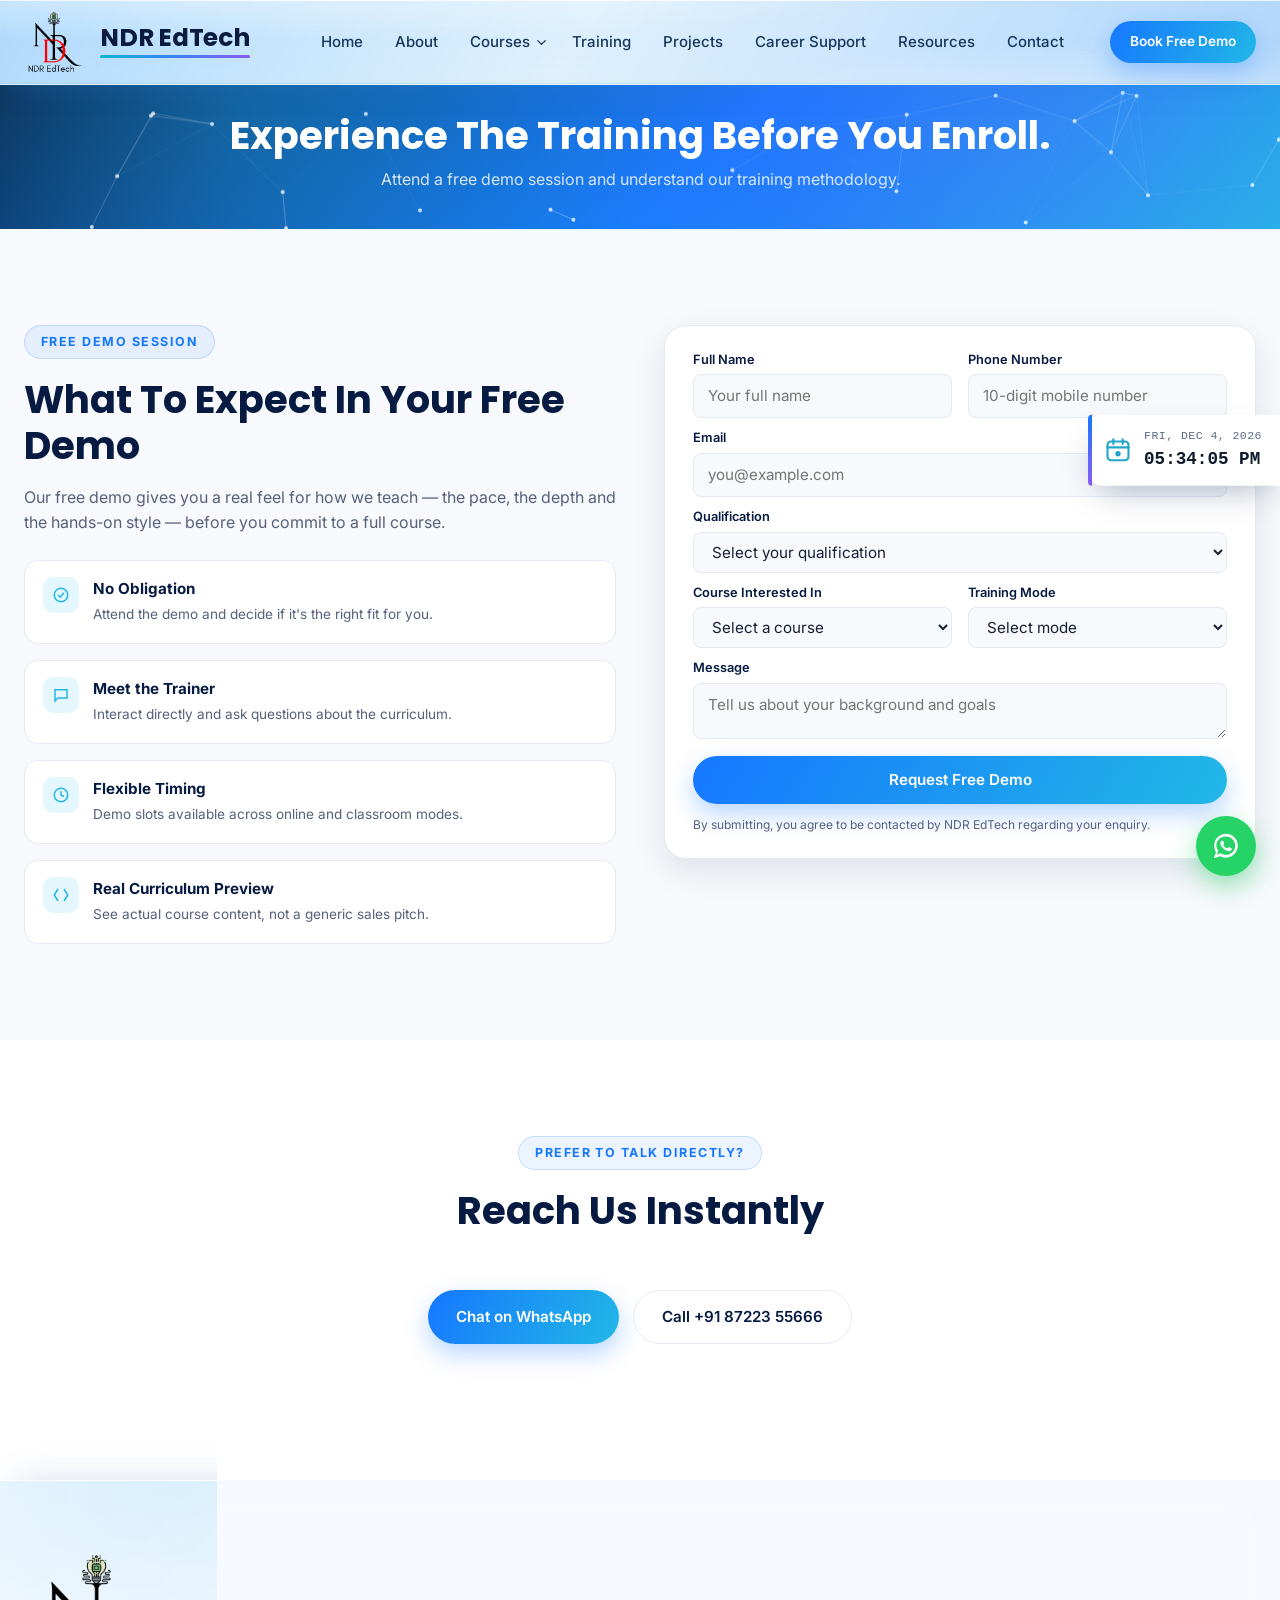
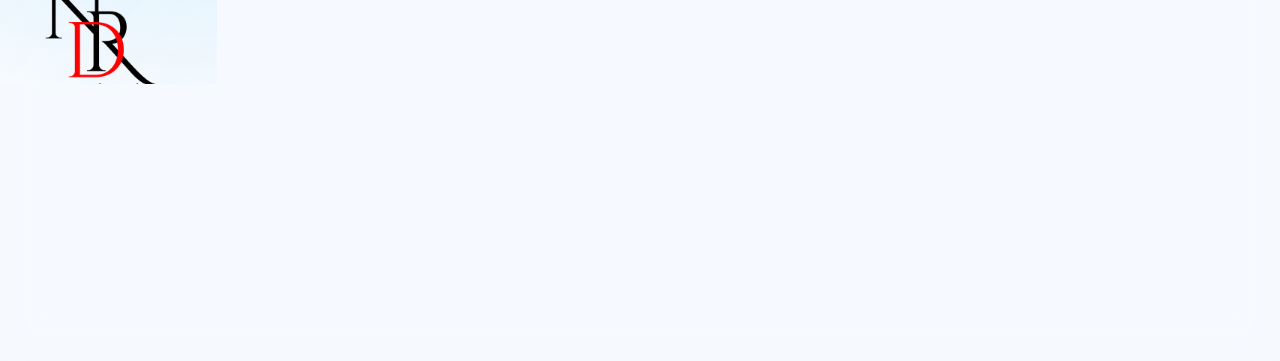
<file: demo.html>
<!DOCTYPE html>
<html lang="en">
<head>
<meta charset="UTF-8">
<meta name="viewport" content="width=device-width, initial-scale=1.0">
<title>Book a Free Demo | NDR EdTech</title>
<meta name="description" content="Attend a free demo session at NDR EdTech and experience our training methodology before you enroll. Available in online, classroom and weekend modes.">
<meta name="keywords" content="free demo IT training, book demo class, NDR EdTech demo session">
<link rel="canonical" href="https://www.ndredtech.com/demo.html">
<meta property="og:type" content="website">
<meta property="og:title" content="Book a Free Demo | NDR EdTech">
<meta property="og:description" content="Experience the training before you enroll. Attend a free demo session with NDR EdTech.">
<meta property="og:image" content="assets/hero/hero-image.jpg">
<link rel="icon" href="assets/logo/ndr-edtech-logo.png" type="image/png">
<link rel="preconnect" href="https://fonts.googleapis.com">
<link rel="preconnect" href="https://fonts.gstatic.com" crossorigin>
<link href="https://fonts.googleapis.com/css2?family=Inter:wght@400;500;600;700&family=Poppins:wght@600;700;800&display=swap" rel="stylesheet">
<link rel="stylesheet" href="css/style.css?v=18">
<link rel="stylesheet" href="css/responsive.css">
<link rel="stylesheet" href="css/animations.css">
<link rel="stylesheet" href="css/nav-dropdown.css?v=2">
<link rel="stylesheet" href="css/cursor.css?v=6">
<link rel="stylesheet" href="css/footer-glass.css?v=10">
<link rel="stylesheet" href="css/chatbot.css">
<style>
/* Compact layout so the whole demo form fits on one desktop screen */
@media (min-width: 901px) {
  .page-hero { padding: 28px 0 36px; }
  .page-hero h1 { font-size: clamp(1.8rem, 3vw, 2.4rem); }
  .page-hero p { margin-top: 8px; }
  main > .section:first-of-type { padding: 36px 0 48px; }
  .demo-layout { align-items: start; }
  .form-card { padding: 24px 28px; }
  .form-card .form-group { margin-bottom: 10px; }
  .form-card .form-group label { margin-bottom: 4px; font-size: .8rem; }
  .form-card .form-group input, .form-card .form-group select, .form-card .form-group textarea { padding: 9px 14px; font-size: .95rem; }
  .form-card .form-group textarea { min-height: 56px; height: 56px; }
  .form-card .btn-block { padding-top: 12px; padding-bottom: 12px; }
  .form-card .form-note { margin-top: 10px; font-size: .75rem; }
}
</style>
<link rel="stylesheet" href="css/brand.css?v=2">
<link rel="stylesheet" href="css/clock.css?v=2">
</head>
<body>
<a class="skip-link" href="#main">Skip to main content</a>

<header class="site-header">
  <div class="nav-wrap">
    <a class="brand" href="index.html">
      <img src="assets/logo/ndr-edtech-logo.png" alt="NDR EdTech logo">
      <span>NDR EdTech</span>
    </a>
    <nav class="main-nav" aria-label="Primary">
      <a href="index.html">Home</a>
      <a href="about.html">About</a>
      <div class="nav-dd"><a href="courses.html">Courses</a><button class="nav-dd-toggle" type="button" aria-label="Show course list" aria-haspopup="true" aria-expanded="false"><svg class="nav-dd-chev" viewBox="0 0 24 24" fill="none" stroke="currentColor" stroke-width="2" stroke-linecap="round" stroke-linejoin="round" aria-hidden="true"><path d="M6 9l6 6 6-6"/></svg></button><div class="nav-dd-panel" role="menu"><div class="nav-dd-cols"><div class="nav-dd-cat"><h4>Data Engineering</h4><ul><li><a href="course-details.html?course=snowflake">Snowflake</a></li><li><a href="course-details.html?course=azure-data-factory">Azure Data Factory</a></li><li><a href="course-details.html?course=informatica">Informatica</a></li><li><a href="course-details.html?course=informatica-cloud">Informatica Cloud</a></li></ul></div><div class="nav-dd-cat"><h4>Cloud &amp; DevOps</h4><ul><li><a href="course-details.html?course=aws-devops">AWS DevOps</a></li><li><a href="course-details.html?course=azure-devops">Azure DevOps</a></li><li><a href="course-details.html?course=google-cloud-platform">Google Cloud Platform</a></li><li><a href="course-details.html?course=vmware">VMware</a></li><li><a href="course-details.html?course=kubernetes">Kubernetes</a></li><li><a href="course-details.html?course=linux-administration">Linux Administration</a></li><li><a href="course-details.html?course=docker">Docker</a></li></ul></div><div class="nav-dd-cat"><h4>Programming</h4><ul><li><a href="course-details.html?course=java">Java</a></li><li><a href="course-details.html?course=python">Python</a></li><li><a href="course-details.html?course=mulesoft">MuleSoft</a></li><li><a href="course-details.html?course=dotnet">.NET</a></li></ul></div><div class="nav-dd-cat"><h4>Testing</h4><ul><li><a href="course-details.html?course=tosca">Tosca</a></li><li><a href="course-details.html?course=selenium">Selenium</a></li><li><a href="course-details.html?course=etl-testing">ETL Testing</a></li><li><a href="course-details.html?course=manual-testing">Manual Testing</a></li></ul></div><div class="nav-dd-cat"><h4>Data &amp; BI</h4><ul><li><a href="course-details.html?course=tableau-administration">Tableau Administration</a></li><li><a href="course-details.html?course=power-bi">Power BI</a></li><li><a href="course-details.html?course=data-science">Data Science</a></li><li><a href="course-details.html?course=data-science-ai-ml">Data Science with AI &amp; ML</a></li><li><a href="course-details.html?course=looker-bi">Looker BI</a></li></ul></div><div class="nav-dd-cat"><h4>Database</h4><ul><li><a href="course-details.html?course=sql-pl-sql">SQL / PL SQL</a></li><li><a href="course-details.html?course=oracle-dba">Oracle DBA</a></li></ul></div><div class="nav-dd-cat"><h4>Cyber Security</h4><ul><li><a href="course-details.html?course=cyber-security">Cyber Security</a></li><li><a href="course-details.html?course=cyberark">CyberArk</a></li></ul></div><div class="nav-dd-cat"><h4>Business</h4><ul><li><a href="course-details.html?course=jira-administration">JIRA Administration</a></li><li><a href="course-details.html?course=servicenow-administration">ServiceNow Administration</a></li><li><a href="course-details.html?course=digital-marketing">Digital Marketing</a></li><li><a href="course-details.html?course=salesforce">Salesforce</a></li><li><a href="course-details.html?course=pega-prpc">Pega PRPC</a></li><li><a href="course-details.html?course=business-analyst">Business Analyst</a></li><li><a href="course-details.html?course=mis-executive">MIS Executive</a></li><li><a href="course-details.html?course=investment-banking-nism">Investment Banking / NISM</a></li><li><a href="course-details.html?course=change-management">Change Management</a></li></ul></div><div class="nav-dd-cat"><h4>ERP</h4><ul><li><a href="course-details.html?course=oracle-fusion">Oracle Fusion</a></li><li><a href="course-details.html?course=sap-grc">SAP GRC - SECURITIES</a></li></ul></div></div><a class="nav-dd-all" href="courses.html">View all 39 courses &rarr;</a></div></div>
      <a href="corporate-training.html">Training</a>
      <a href="projects.html">Projects</a>
      <a href="career-support.html">Career Support</a>
      <a href="faq.html">Resources</a>
      <a href="contact.html">Contact</a>
    </nav>
    <div class="nav-actions">
      <a class="btn btn-primary btn-sm" href="demo.html">Book Free Demo</a>
      <button class="hamburger" aria-label="Toggle menu" aria-expanded="false" aria-controls="mobileNav">
        <span></span><span></span><span></span>
      </button>
    </div>
  </div>
</header>
<nav class="mobile-nav" id="mobileNav" aria-label="Mobile">
    <a href="index.html">Home</a>
    <a href="about.html">About</a>
    <a href="courses.html">Courses</a>
    <a href="corporate-training.html">Training</a>
    <a href="projects.html">Projects</a>
    <a href="career-support.html">Career Support</a>
    <a href="faq.html">Resources</a>
    <a href="contact.html">Contact</a>
    <div class="nav-actions">
      <a class="btn btn-outline" href="demo.html">Watch Demo</a>
      <a class="btn btn-primary" href="demo.html">Book Free Demo</a>
    </div>
  </nav>

<main id="main">
  <section class="page-hero">
    <div class="container">
      <h1>Experience The Training Before You Enroll.</h1>
      <p>Attend a free demo session and understand our training methodology.</p>
    </div>
  </section>

  <section class="section">
    <div class="container demo-layout">
      <div class="demo-info reveal">
        <span class="eyebrow">Free Demo Session</span>
        <h2>What To Expect In Your Free Demo</h2>
        <p>Our free demo gives you a real feel for how we teach — the pace, the depth and the hands-on style — before you commit to a full course.</p>
        <ul class="demo-highlights">
          <li>
            <div class="h-icon" aria-hidden="true"><svg width="18" height="18" viewBox="0 0 24 24" fill="none" stroke="currentColor" stroke-width="2"><circle cx="12" cy="12" r="9"/><path d="M8 12l3 3 5-6"/></svg></div>
            <div><strong>No Obligation</strong><span>Attend the demo and decide if it's the right fit for you.</span></div>
          </li>
          <li>
            <div class="h-icon" aria-hidden="true"><svg width="18" height="18" viewBox="0 0 24 24" fill="none" stroke="currentColor" stroke-width="2"><path d="M4 5h16v11H8l-4 4V5z"/></svg></div>
            <div><strong>Meet the Trainer</strong><span>Interact directly and ask questions about the curriculum.</span></div>
          </li>
          <li>
            <div class="h-icon" aria-hidden="true"><svg width="18" height="18" viewBox="0 0 24 24" fill="none" stroke="currentColor" stroke-width="2"><circle cx="12" cy="12" r="9"/><path d="M12 7v5l4 2"/></svg></div>
            <div><strong>Flexible Timing</strong><span>Demo slots available across online and classroom modes.</span></div>
          </li>
          <li>
            <div class="h-icon" aria-hidden="true"><svg width="18" height="18" viewBox="0 0 24 24" fill="none" stroke="currentColor" stroke-width="2"><path d="M8 4 3 12l5 8M16 4l5 8-5 8"/></svg></div>
            <div><strong>Real Curriculum Preview</strong><span>See actual course content, not a generic sales pitch.</span></div>
          </li>
        </ul>
      </div>

      <div class="form-card reveal">
        <form data-validate novalidate>
          <div class="form-row">
            <div class="form-group">
              <label for="fdName">Full Name</label>
              <input type="text" id="fdName" name="name" data-rule="name" placeholder="Your full name" required>
              <span class="form-error">Please enter a valid name (min 2 characters).</span>
            </div>
            <div class="form-group">
              <label for="fdPhone">Phone Number</label>
              <input type="tel" id="fdPhone" name="phone" data-rule="phone" placeholder="10-digit mobile number" required>
              <span class="form-error">Please enter a valid 10-digit mobile number.</span>
            </div>
          </div>
          <div class="form-group">
            <label for="fdEmail">Email</label>
            <input type="email" id="fdEmail" name="email" data-rule="email" placeholder="you@example.com" required>
            <span class="form-error">Please enter a valid email address.</span>
          </div>
            <div class="form-group">
              <label for="fdQual">Qualification</label>
              <select id="fdQual" name="qualification" data-rule="required">
                <option value="">Select your qualification</option>
                  <optgroup label="Diploma">
                    <option value="Diploma - Engineering / Polytechnic">Diploma - Engineering / Polytechnic</option>
                    <option value="Diploma - Computer Applications / IT">Diploma - Computer Applications / IT</option>
                    <option value="Diploma - Other">Diploma - Other</option>
                  </optgroup>
                  <optgroup label="Undergraduate (Degree)">
                    <option value="B.E / B.Tech">B.E / B.Tech</option>
                    <option value="B.Sc">B.Sc</option>
                    <option value="B.Sc - Computer Science / IT">B.Sc - Computer Science / IT</option>
                    <option value="BCA">BCA</option>
                    <option value="B.Com">B.Com</option>
                    <option value="BBA / BBM">BBA / BBM</option>
                    <option value="BA">BA</option>
                    <option value="B.Pharm">B.Pharm</option>
                    <option value="B.Arch">B.Arch</option>
                    <option value="B.Ed">B.Ed</option>
                    <option value="LLB">LLB</option>
                    <option value="MBBS / BDS / BAMS / BHMS">MBBS / BDS / BAMS / BHMS</option>
                    <option value="B.Sc - Nursing">B.Sc - Nursing</option>
                    <option value="B.Voc">B.Voc</option>
                    <option value="Other Bachelor Degree">Other Bachelor Degree</option>
                  </optgroup>
                  <optgroup label="Postgraduate">
                    <option value="M.E / M.Tech">M.E / M.Tech</option>
                    <option value="M.Sc">M.Sc</option>
                    <option value="MCA">MCA</option>
                    <option value="M.Com">M.Com</option>
                    <option value="MBA / PGDM">MBA / PGDM</option>
                    <option value="MA">MA</option>
                    <option value="M.Pharm">M.Pharm</option>
                    <option value="M.Arch">M.Arch</option>
                    <option value="M.Ed">M.Ed</option>
                    <option value="LLM">LLM</option>
                    <option value="MD / MS">MD / MS</option>
                    <option value="PG Diploma">PG Diploma</option>
                    <option value="Other Master Degree">Other Master Degree</option>
                  </optgroup>
                  <optgroup label="Doctorate">
                    <option value="M.Phil">M.Phil</option>
                    <option value="Ph.D">Ph.D</option>
                    <option value="Post-Doctoral">Post-Doctoral</option>
                  </optgroup>
                  <optgroup label="Other">
                    <option value="10th / SSLC">10th / SSLC</option>
                    <option value="12th / PUC / Intermediate">12th / PUC / Intermediate</option>
                    <option value="Other">Other</option>
                  </optgroup>
              </select>
              <span class="form-error">Please select your qualification.</span>
            </div>
          <div class="form-row">
            <div class="form-group">
              <label for="fdCourse">Course Interested In</label>
              <select id="fdCourse" name="course" data-rule="required">
                <option value="">Select a course</option>
              </select>
              <span class="form-error">Please select a course.</span>
            </div>
            <div class="form-group">
              <label for="fdMode">Training Mode</label>
              <select id="fdMode" name="mode" data-rule="required">
                <option value="">Select mode</option>
                <option value="online">Online</option>
                <option value="classroom">Classroom</option>
                <option value="weekend">Weekend</option>
                <option value="corporate">Corporate</option>
              </select>
              <span class="form-error">Please select a training mode.</span>
            </div>
          </div>
          <div class="form-group">
              <label for="fdMessage">Message</label>
              <textarea id="fdMessage" name="message" data-rule="required" placeholder="Tell us about your background and goals" required></textarea>
              <span class="form-error">Please write a short message (no links allowed).</span>
            </div>
          <button type="submit" class="btn btn-primary btn-block">Request Free Demo</button>
          <div class="form-success"><span aria-hidden="true">&#10003;</span> Thank you! Our career counsellor will contact you shortly.</div>
          <p class="form-note">By submitting, you agree to be contacted by NDR EdTech regarding your enquiry.</p>
        </form>
      </div>
    </div>
  </section>

  <section class="section section-alt">
    <div class="container">
      <div class="section-head reveal">
        <span class="eyebrow">Prefer To Talk Directly?</span>
        <h2>Reach Us Instantly</h2>
      </div>
      <div class="hero-cta-row" style="justify-content:center;">
        <a class="btn btn-primary" data-whatsapp-link href="#" target="_blank" rel="noopener">Chat on WhatsApp</a>
        <a class="btn btn-outline" href="tel:+918722355666">Call +91 87223 55666</a>
      </div>
    </div>
  </section>
</main>

<footer class="site-footer">
  <div class="container">
    <div class="footer-grid">
      <div class="footer-col">
        <div class="footer-brand">
          <img src="assets/logo/ndr-edtech-logo.png" alt="NDR EdTech logo">
        </div>
        <p>Industry-focused IT training for students and professionals.</p>
        <div class="footer-social">
          <a href="https://instagram.com/ndr_edtech" target="_blank" rel="noopener" aria-label="NDR EdTech on Instagram">
            <svg width="18" height="18" viewBox="0 0 24 24" fill="none" stroke="#fff" stroke-width="2"><rect x="3" y="3" width="18" height="18" rx="5"/><circle cx="12" cy="12" r="4"/><circle cx="17.5" cy="6.5" r="1"/></svg>
          </a>
          <a href="https://youtube.com/@NdrEdtech" target="_blank" rel="noopener" aria-label="NDR EdTech on YouTube">
            <svg width="18" height="18" viewBox="0 0 24 24" fill="none" stroke="#fff" stroke-width="2"><rect x="2" y="5" width="20" height="14" rx="4"/><path d="M10 9l6 3-6 3V9z" fill="#fff" stroke="none"/></svg>
          </a>
        </div>
      </div>
      <div class="footer-col">
        <h4>Quick Links</h4>
        <ul>
          <li><a href="index.html">Home</a></li>
          <li><a href="about.html">About</a></li>
          <li><a href="courses.html">Courses</a></li>
          <li><a href="projects.html">Projects</a></li>
          <li><a href="career-support.html">Career Support</a></li>
          <li><a href="contact.html">Contact</a></li>
        </ul>
      </div>
      <div class="footer-col">
        <h4>Popular Courses</h4>
        <ul>
          <li><a href="course-details.html?course=snowflake">Snowflake</a></li>
          <li><a href="course-details.html?course=python">Python</a></li>
          <li><a href="course-details.html?course=java">Java</a></li>
          <li><a href="course-details.html?course=azure-devops">Azure DevOps</a></li>
          <li><a href="course-details.html?course=aws-devops">AWS DevOps</a></li>
          <li><a href="course-details.html?course=power-bi">Power BI</a></li>
          <li><a href="course-details.html?course=cyber-security">Cyber Security</a></li>
        </ul>
      </div>
      <div class="footer-col">
        <h4>Contact</h4>
        <ul class="footer-contact">
          <li><a href="tel:+918722355666">+91 87223 55666</a></li>
          <li><a href="tel:+918150978999">+91 81509 78999</a></li>
          <li><a href="mailto:ndredtech@gmail.com">ndredtech@gmail.com</a></li>
          <li><a href="mailto:info@ndredtech.com">info@ndredtech.com</a></li>
          <li>#415, 8th Cross Rd, 8th Main, Sunshine Layout, BTM 2nd Stage, Bengaluru, Karnataka 560076, India</li>
        </ul>
      </div>
      <div class="footer-col footer-map">
        <h4>Find Us</h4>
        <iframe src="https://www.google.com/maps?cid=8322578555926621887&output=embed" loading="lazy" referrerpolicy="no-referrer-when-downgrade" title="NDR EdTech location map" allowfullscreen></iframe>
        <a class="footer-map-link" href="https://maps.app.goo.gl/LKn871JTzhqkNUef9" target="_blank" rel="noopener">Open in Google Maps &#8599;</a>
      </div>
    </div>
    <div class="footer-bottom">
      <span>&copy; <span data-year>2026</span> NDR EdTech. All Rights Reserved.</span>
      <div class="footer-legal">
        <a href="#">Privacy Policy</a>
        <a href="#">Terms &amp; Conditions</a>
        <a href="#">Refund Policy</a>
      </div>
    </div>
  </div>
</footer>

<a class="whatsapp-float" data-whatsapp-link href="#" aria-label="Chat with NDR EdTech on WhatsApp" target="_blank" rel="noopener">
  <svg viewBox="0 0 32 32" fill="#fff" width="30" height="30"><path d="M16 3C9 3 3.4 8.6 3.4 15.6c0 2.5.7 4.8 1.9 6.8L3 29l6.8-2.2c1.9 1 4.1 1.6 6.2 1.6 7 0 12.6-5.6 12.6-12.6C28.6 8.6 23 3 16 3zm0 2.8c5.4 0 9.8 4.4 9.8 9.8s-4.4 9.8-9.8 9.8c-1.9 0-3.7-.5-5.2-1.5l-.4-.2-4 1.3 1.3-3.9-.2-.4c-1.1-1.6-1.7-3.5-1.7-5.5.1-5.4 4.5-9.4 9.9-9.4h.3zm5.4 12.5c-.3-.1-1.7-.9-2-1-.3-.1-.5-.1-.7.1-.2.3-.8 1-.9 1.1-.2.2-.3.2-.6.1-.3-.1-1.3-.5-2.4-1.5-.9-.8-1.5-1.8-1.6-2.1-.2-.3 0-.5.1-.6.1-.1.3-.3.4-.5.1-.1.2-.3.3-.5.1-.2 0-.4 0-.5-.1-.1-.6-1.6-.9-2.1-.2-.5-.5-.5-.7-.5h-.6c-.2 0-.5.1-.8.4-.3.3-1 1-1 2.5s1.1 2.9 1.2 3.1c.1.2 2.1 3.3 5.2 4.5.7.3 1.3.5 1.7.6.7.2 1.4.2 1.9.1.6-.1 1.7-.7 2-1.4.2-.7.2-1.2.2-1.4-.1-.1-.3-.2-.6-.3z"/></svg>
</a>

<div class="mobile-sticky-bar">
  <div class="msb-inner">
    <a class="msb-whatsapp" data-whatsapp-link href="#" target="_blank" rel="noopener">WhatsApp</a>
    <a class="msb-call" href="tel:+918722355666">Call</a>
    <a class="msb-demo" href="demo.html">Free Demo</a>
  </div>
</div>

<script src="js/courses.js?v=11"></script>
<script src="js/main.js"></script>
<script src="js/form.js?v=4"></script>
<script>
  document.addEventListener("DOMContentLoaded", () => {
    const courseSelect = document.getElementById("fdCourse");
    if (courseSelect) {
      courses.forEach((c) => {
        const opt = document.createElement("option");
        opt.value = c.id;
        opt.textContent = c.name;
        courseSelect.appendChild(opt);
      });
    }
    if (window.prefillCourseSelect) window.prefillCourseSelect();
  });
</script>
<script src="js/nav-dropdown.js?v=2"></script>
<script src="js/footer-water.js?v=4" defer></script>
<script src="js/chatbot.js?v=3" defer></script>
<script src="js/clock.js" defer></script>
<script src="js/lead-api.js?v=2"></script>
</body>
</html>
</file>
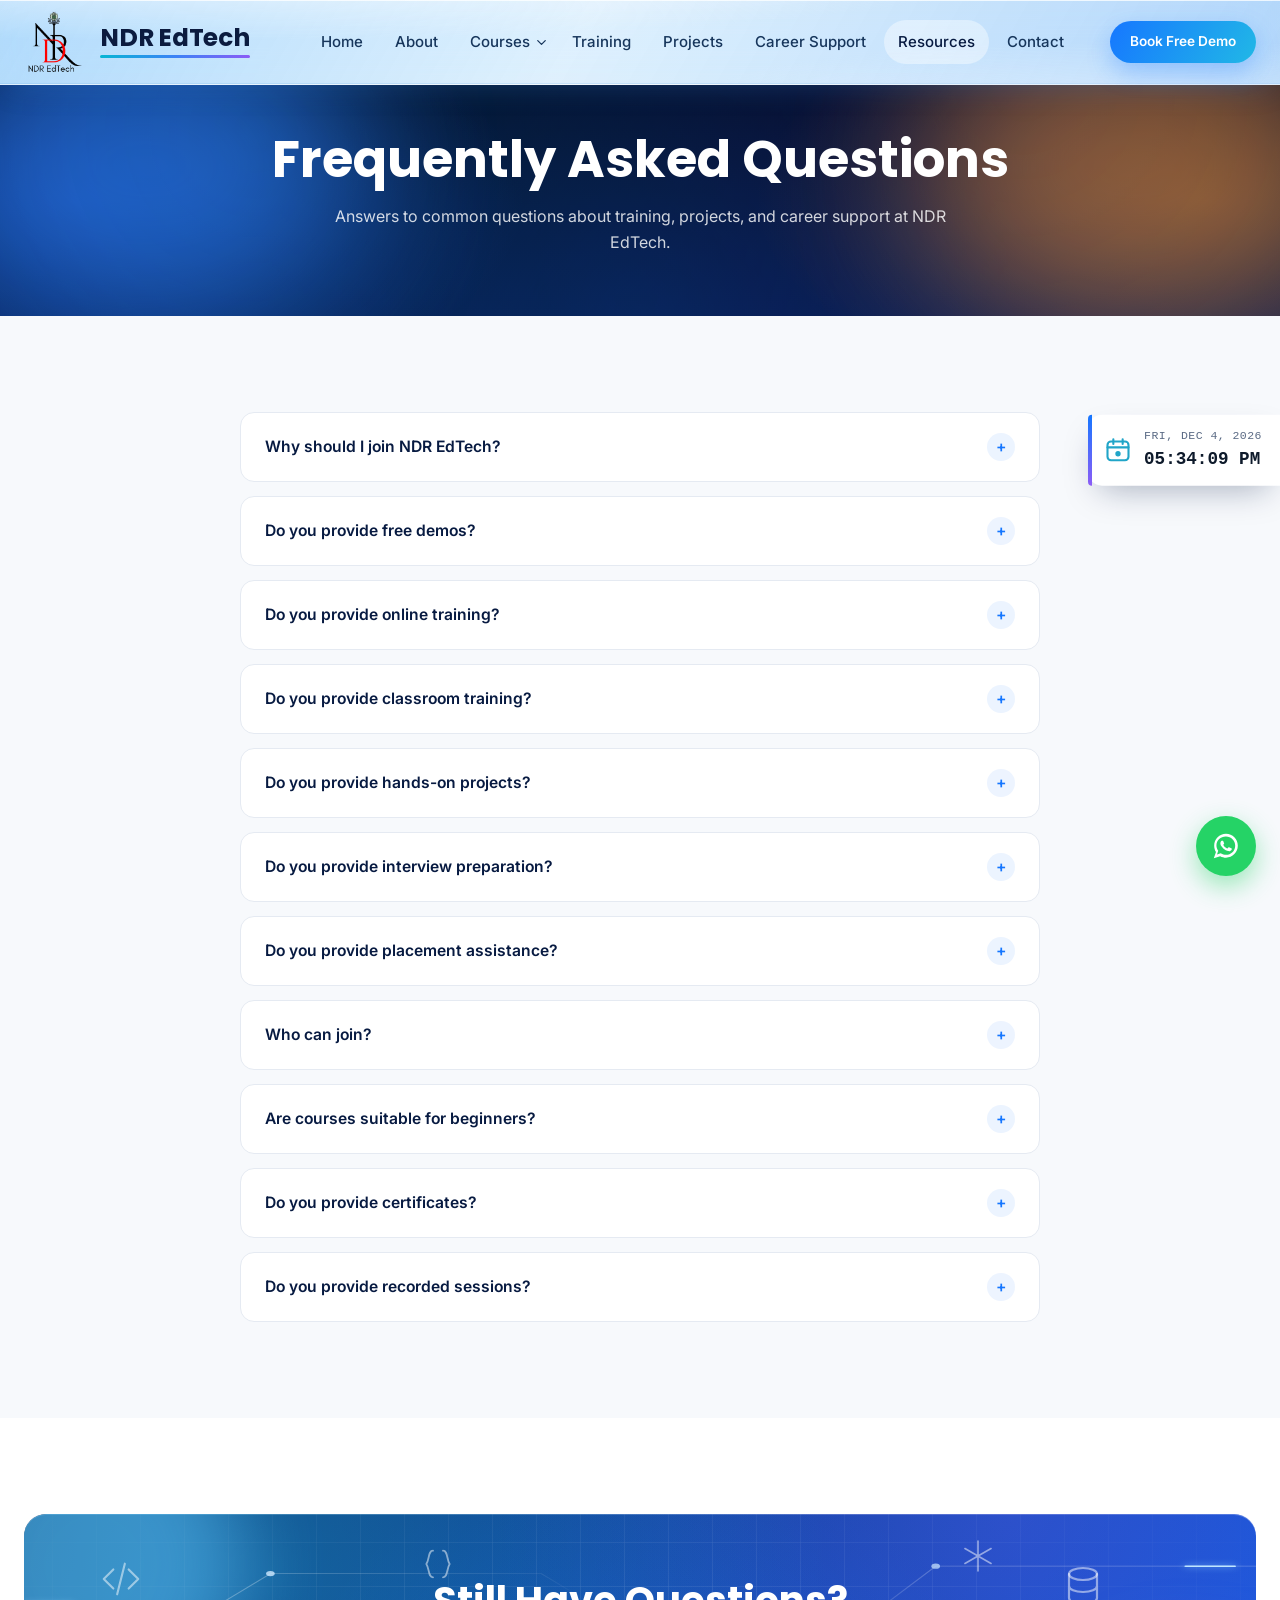
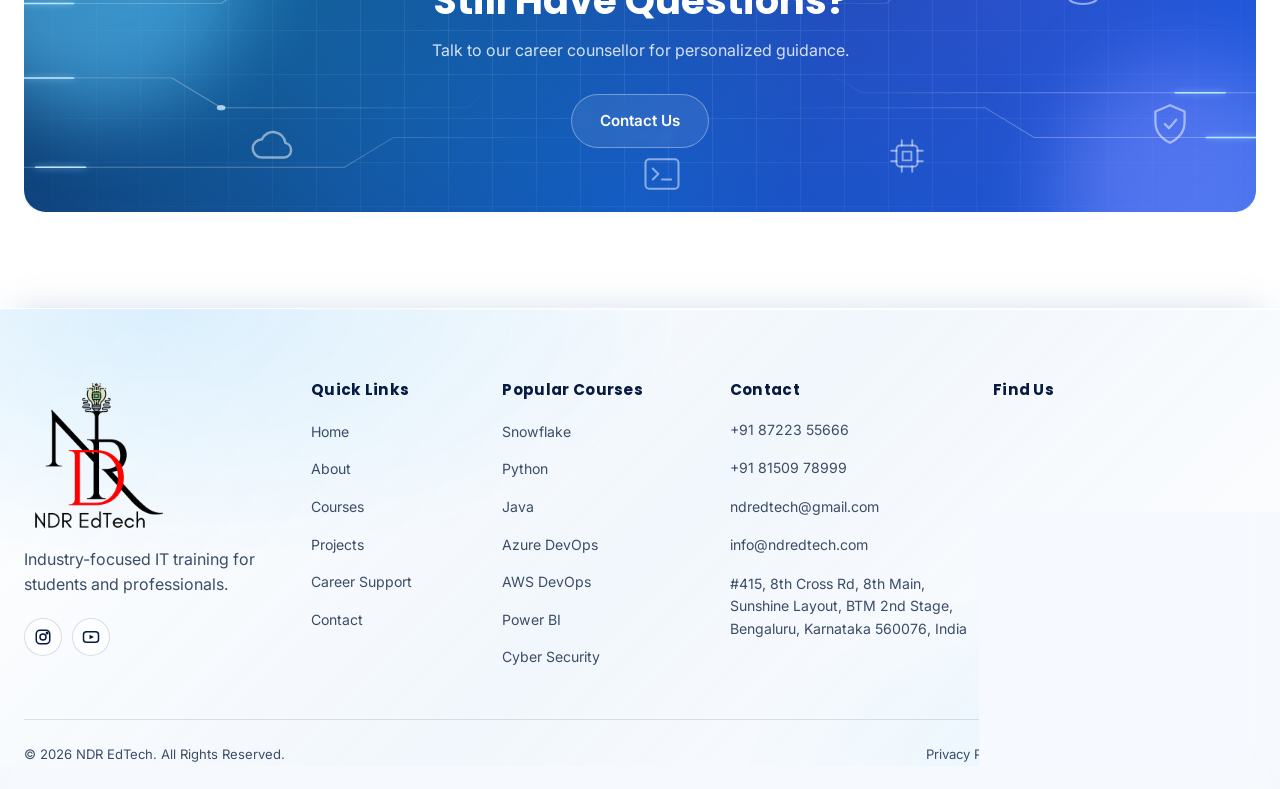
<file: faq.html>
<!DOCTYPE html>
<html lang="en">
<head>
<meta charset="UTF-8">
<meta name="viewport" content="width=device-width, initial-scale=1.0">
<title>FAQ | NDR EdTech</title>
<meta name="description" content="Frequently asked questions about NDR EdTech's IT training programs — demos, online and classroom training, projects, interview preparation and placement assistance.">
<meta name="keywords" content="NDR EdTech FAQ, IT training questions, demo session FAQ, placement assistance FAQ">
<link rel="canonical" href="https://www.ndredtech.com/faq.html">
<meta property="og:type" content="website">
<meta property="og:title" content="FAQ | NDR EdTech">
<meta property="og:description" content="Answers to common questions about training modes, projects, certificates and career support at NDR EdTech.">
<meta property="og:image" content="assets/hero/hero-image.jpg">
<link rel="icon" href="assets/logo/ndr-edtech-logo.png" type="image/png">
<link rel="preconnect" href="https://fonts.googleapis.com">
<link rel="preconnect" href="https://fonts.gstatic.com" crossorigin>
<link href="https://fonts.googleapis.com/css2?family=Inter:wght@400;500;600;700&family=Poppins:wght@600;700;800&display=swap" rel="stylesheet">
<link rel="stylesheet" href="css/style.css?v=18">
<link rel="stylesheet" href="css/responsive.css">
<link rel="stylesheet" href="css/animations.css">
<link rel="stylesheet" href="css/nav-dropdown.css?v=2">
<link rel="stylesheet" href="css/cursor.css?v=6">
<link rel="stylesheet" href="css/footer-glass.css?v=10">
<link rel="stylesheet" href="css/faq-hero-fx.css?v=2">
<link rel="stylesheet" href="css/cta-fx.css?v=4">
<link rel="stylesheet" href="css/chatbot.css">
<link rel="stylesheet" href="css/brand.css?v=2">
<link rel="stylesheet" href="css/clock.css?v=2">
</head>
<body>
<a class="skip-link" href="#main">Skip to main content</a>

<header class="site-header">
  <div class="nav-wrap">
    <a class="brand" href="index.html">
      <img src="assets/logo/ndr-edtech-logo.png" alt="NDR EdTech logo">
      <span>NDR EdTech</span>
    </a>
    <nav class="main-nav" aria-label="Primary">
      <a href="index.html">Home</a>
      <a href="about.html">About</a>
      <div class="nav-dd"><a href="courses.html">Courses</a><button class="nav-dd-toggle" type="button" aria-label="Show course list" aria-haspopup="true" aria-expanded="false"><svg class="nav-dd-chev" viewBox="0 0 24 24" fill="none" stroke="currentColor" stroke-width="2" stroke-linecap="round" stroke-linejoin="round" aria-hidden="true"><path d="M6 9l6 6 6-6"/></svg></button><div class="nav-dd-panel" role="menu"><div class="nav-dd-cols"><div class="nav-dd-cat"><h4>Data Engineering</h4><ul><li><a href="course-details.html?course=snowflake">Snowflake</a></li><li><a href="course-details.html?course=azure-data-factory">Azure Data Factory</a></li><li><a href="course-details.html?course=informatica">Informatica</a></li><li><a href="course-details.html?course=informatica-cloud">Informatica Cloud</a></li></ul></div><div class="nav-dd-cat"><h4>Cloud &amp; DevOps</h4><ul><li><a href="course-details.html?course=aws-devops">AWS DevOps</a></li><li><a href="course-details.html?course=azure-devops">Azure DevOps</a></li><li><a href="course-details.html?course=google-cloud-platform">Google Cloud Platform</a></li><li><a href="course-details.html?course=vmware">VMware</a></li><li><a href="course-details.html?course=kubernetes">Kubernetes</a></li><li><a href="course-details.html?course=linux-administration">Linux Administration</a></li><li><a href="course-details.html?course=docker">Docker</a></li></ul></div><div class="nav-dd-cat"><h4>Programming</h4><ul><li><a href="course-details.html?course=java">Java</a></li><li><a href="course-details.html?course=python">Python</a></li><li><a href="course-details.html?course=mulesoft">MuleSoft</a></li><li><a href="course-details.html?course=dotnet">.NET</a></li></ul></div><div class="nav-dd-cat"><h4>Testing</h4><ul><li><a href="course-details.html?course=tosca">Tosca</a></li><li><a href="course-details.html?course=selenium">Selenium</a></li><li><a href="course-details.html?course=etl-testing">ETL Testing</a></li><li><a href="course-details.html?course=manual-testing">Manual Testing</a></li></ul></div><div class="nav-dd-cat"><h4>Data &amp; BI</h4><ul><li><a href="course-details.html?course=tableau-administration">Tableau Administration</a></li><li><a href="course-details.html?course=power-bi">Power BI</a></li><li><a href="course-details.html?course=data-science">Data Science</a></li><li><a href="course-details.html?course=data-science-ai-ml">Data Science with AI &amp; ML</a></li><li><a href="course-details.html?course=looker-bi">Looker BI</a></li></ul></div><div class="nav-dd-cat"><h4>Database</h4><ul><li><a href="course-details.html?course=sql-pl-sql">SQL / PL SQL</a></li><li><a href="course-details.html?course=oracle-dba">Oracle DBA</a></li></ul></div><div class="nav-dd-cat"><h4>Cyber Security</h4><ul><li><a href="course-details.html?course=cyber-security">Cyber Security</a></li><li><a href="course-details.html?course=cyberark">CyberArk</a></li></ul></div><div class="nav-dd-cat"><h4>Business</h4><ul><li><a href="course-details.html?course=jira-administration">JIRA Administration</a></li><li><a href="course-details.html?course=servicenow-administration">ServiceNow Administration</a></li><li><a href="course-details.html?course=digital-marketing">Digital Marketing</a></li><li><a href="course-details.html?course=salesforce">Salesforce</a></li><li><a href="course-details.html?course=pega-prpc">Pega PRPC</a></li><li><a href="course-details.html?course=business-analyst">Business Analyst</a></li><li><a href="course-details.html?course=mis-executive">MIS Executive</a></li><li><a href="course-details.html?course=investment-banking-nism">Investment Banking / NISM</a></li><li><a href="course-details.html?course=change-management">Change Management</a></li></ul></div><div class="nav-dd-cat"><h4>ERP</h4><ul><li><a href="course-details.html?course=oracle-fusion">Oracle Fusion</a></li><li><a href="course-details.html?course=sap-grc">SAP GRC - SECURITIES</a></li></ul></div></div><a class="nav-dd-all" href="courses.html">View all 39 courses &rarr;</a></div></div>
      <a href="corporate-training.html">Training</a>
      <a href="projects.html">Projects</a>
      <a href="career-support.html">Career Support</a>
      <a href="faq.html" class="active">Resources</a>
      <a href="contact.html">Contact</a>
    </nav>
    <div class="nav-actions">
      <a class="btn btn-primary btn-sm" href="demo.html">Book Free Demo</a>
      <button class="hamburger" aria-label="Toggle menu" aria-expanded="false" aria-controls="mobileNav">
        <span></span><span></span><span></span>
      </button>
    </div>
  </div>
</header>
<nav class="mobile-nav" id="mobileNav" aria-label="Mobile">
    <a href="index.html">Home</a>
    <a href="about.html">About</a>
    <a href="courses.html">Courses</a>
    <a href="corporate-training.html">Training</a>
    <a href="projects.html">Projects</a>
    <a href="career-support.html">Career Support</a>
    <a href="faq.html">Resources</a>
    <a href="contact.html">Contact</a>
    <div class="nav-actions">
      <a class="btn btn-outline" href="demo.html">Watch Demo</a>
      <a class="btn btn-primary" href="demo.html">Book Free Demo</a>
    </div>
  </nav>

<main id="main">
  <section class="page-hero">
    <div class="container">
      <h1>Frequently Asked Questions</h1>
      <p>Answers to common questions about training, projects, and career support at NDR EdTech.</p>
    </div>
  </section>

  <section class="section">
    <div class="container">
      <div class="faq-list">

        <div class="faq-item">
          <button class="faq-question" aria-expanded="false">
            Why should I join NDR EdTech?
            <span class="faq-icon" aria-hidden="true">+</span>
          </button>
          <div class="faq-answer"><p>NDR EdTech focuses on practical, career-oriented IT training with hands-on projects, industry-experienced trainers and structured career support — not just theory-based classes.</p></div>
        </div>

        <div class="faq-item">
          <button class="faq-question" aria-expanded="false">
            Do you provide free demos?
            <span class="faq-icon" aria-hidden="true">+</span>
          </button>
          <div class="faq-answer"><p>Yes. You can book a free demo session for any course to experience our training methodology before enrolling.</p></div>
        </div>

        <div class="faq-item">
          <button class="faq-question" aria-expanded="false">
            Do you provide online training?
            <span class="faq-icon" aria-hidden="true">+</span>
          </button>
          <div class="faq-answer"><p>Yes, we offer live, instructor-led online training so you can learn from anywhere.</p></div>
        </div>

        <div class="faq-item">
          <button class="faq-question" aria-expanded="false">
            Do you provide classroom training?
            <span class="faq-icon" aria-hidden="true">+</span>
          </button>
          <div class="faq-answer"><p>Yes, classroom training is available at our Bengaluru location for learners who prefer in-person sessions.</p></div>
        </div>

        <div class="faq-item">
          <button class="faq-question" aria-expanded="false">
            Do you provide hands-on projects?
            <span class="faq-icon" aria-hidden="true">+</span>
          </button>
          <div class="faq-answer"><p>Yes, every course includes hands-on exercises and real-time projects to reinforce practical skills.</p></div>
        </div>

        <div class="faq-item">
          <button class="faq-question" aria-expanded="false">
            Do you provide interview preparation?
            <span class="faq-icon" aria-hidden="true">+</span>
          </button>
          <div class="faq-answer"><p>Yes, interview preparation — including question banks and mock interviews — is part of our career support process.</p></div>
        </div>

        <div class="faq-item">
          <button class="faq-question" aria-expanded="false">
            Do you provide placement assistance?
            <span class="faq-icon" aria-hidden="true">+</span>
          </button>
          <div class="faq-answer"><p>Yes, we provide placement assistance as part of our career support — including resume guidance, mock interviews and career guidance. We do not guarantee job offers.</p></div>
        </div>

        <div class="faq-item">
          <button class="faq-question" aria-expanded="false">
            Who can join?
            <span class="faq-icon" aria-hidden="true">+</span>
          </button>
          <div class="faq-answer"><p>Our courses are designed for students, freshers, working professionals, career switchers and corporate teams.</p></div>
        </div>

        <div class="faq-item">
          <button class="faq-question" aria-expanded="false">
            Are courses suitable for beginners?
            <span class="faq-icon" aria-hidden="true">+</span>
          </button>
          <div class="faq-answer"><p>Yes, most courses are structured from fundamentals to advanced concepts, so beginners can follow along comfortably.</p></div>
        </div>

        <div class="faq-item">
          <button class="faq-question" aria-expanded="false">
            Do you provide certificates?
            <span class="faq-icon" aria-hidden="true">+</span>
          </button>
          <div class="faq-answer"><p>Yes, a course completion certificate is provided once you complete the training program.</p></div>
        </div>

        <div class="faq-item">
          <button class="faq-question" aria-expanded="false">
            Do you provide recorded sessions?
            <span class="faq-icon" aria-hidden="true">+</span>
          </button>
          <div class="faq-answer"><p>Recorded sessions are available for select courses so you can revisit concepts at your own pace. Ask your career counsellor for availability on your chosen course.</p></div>
        </div>

      </div>
    </div>
  </section>

  <section class="section section-alt">
    <div class="container">
      <div class="cta-banner reveal">
        <h2>Still Have Questions?</h2>
        <p>Talk to our career counsellor for personalized guidance.</p>
        <a class="btn btn-ghost-light" href="contact.html">Contact Us</a>
      </div>
    </div>
  </section>
</main>

<footer class="site-footer">
  <div class="container">
    <div class="footer-grid">
      <div class="footer-col">
        <div class="footer-brand">
          <img src="assets/logo/ndr-edtech-logo.png" alt="NDR EdTech logo">
        </div>
        <p>Industry-focused IT training for students and professionals.</p>
        <div class="footer-social">
          <a href="https://instagram.com/ndr_edtech" target="_blank" rel="noopener" aria-label="NDR EdTech on Instagram">
            <svg width="18" height="18" viewBox="0 0 24 24" fill="none" stroke="#fff" stroke-width="2"><rect x="3" y="3" width="18" height="18" rx="5"/><circle cx="12" cy="12" r="4"/><circle cx="17.5" cy="6.5" r="1"/></svg>
          </a>
          <a href="https://youtube.com/@NdrEdtech" target="_blank" rel="noopener" aria-label="NDR EdTech on YouTube">
            <svg width="18" height="18" viewBox="0 0 24 24" fill="none" stroke="#fff" stroke-width="2"><rect x="2" y="5" width="20" height="14" rx="4"/><path d="M10 9l6 3-6 3V9z" fill="#fff" stroke="none"/></svg>
          </a>
        </div>
      </div>
      <div class="footer-col">
        <h4>Quick Links</h4>
        <ul>
          <li><a href="index.html">Home</a></li>
          <li><a href="about.html">About</a></li>
          <li><a href="courses.html">Courses</a></li>
          <li><a href="projects.html">Projects</a></li>
          <li><a href="career-support.html">Career Support</a></li>
          <li><a href="contact.html">Contact</a></li>
        </ul>
      </div>
      <div class="footer-col">
        <h4>Popular Courses</h4>
        <ul>
          <li><a href="course-details.html?course=snowflake">Snowflake</a></li>
          <li><a href="course-details.html?course=python">Python</a></li>
          <li><a href="course-details.html?course=java">Java</a></li>
          <li><a href="course-details.html?course=azure-devops">Azure DevOps</a></li>
          <li><a href="course-details.html?course=aws-devops">AWS DevOps</a></li>
          <li><a href="course-details.html?course=power-bi">Power BI</a></li>
          <li><a href="course-details.html?course=cyber-security">Cyber Security</a></li>
        </ul>
      </div>
      <div class="footer-col">
        <h4>Contact</h4>
        <ul class="footer-contact">
          <li><a href="tel:+918722355666">+91 87223 55666</a></li>
          <li><a href="tel:+918150978999">+91 81509 78999</a></li>
          <li><a href="mailto:ndredtech@gmail.com">ndredtech@gmail.com</a></li>
          <li><a href="mailto:info@ndredtech.com">info@ndredtech.com</a></li>
          <li>#415, 8th Cross Rd, 8th Main, Sunshine Layout, BTM 2nd Stage, Bengaluru, Karnataka 560076, India</li>
        </ul>
      </div>
      <div class="footer-col footer-map">
        <h4>Find Us</h4>
        <iframe src="https://www.google.com/maps?cid=8322578555926621887&output=embed" loading="lazy" referrerpolicy="no-referrer-when-downgrade" title="NDR EdTech location map" allowfullscreen></iframe>
        <a class="footer-map-link" href="https://maps.app.goo.gl/LKn871JTzhqkNUef9" target="_blank" rel="noopener">Open in Google Maps &#8599;</a>
      </div>
    </div>
    <div class="footer-bottom">
      <span>&copy; <span data-year>2026</span> NDR EdTech. All Rights Reserved.</span>
      <div class="footer-legal">
        <a href="#">Privacy Policy</a>
        <a href="#">Terms &amp; Conditions</a>
        <a href="#">Refund Policy</a>
      </div>
    </div>
  </div>
</footer>

<a class="whatsapp-float" data-whatsapp-link href="#" aria-label="Chat with NDR EdTech on WhatsApp" target="_blank" rel="noopener">
  <svg viewBox="0 0 32 32" fill="#fff" width="30" height="30"><path d="M16 3C9 3 3.4 8.6 3.4 15.6c0 2.5.7 4.8 1.9 6.8L3 29l6.8-2.2c1.9 1 4.1 1.6 6.2 1.6 7 0 12.6-5.6 12.6-12.6C28.6 8.6 23 3 16 3zm0 2.8c5.4 0 9.8 4.4 9.8 9.8s-4.4 9.8-9.8 9.8c-1.9 0-3.7-.5-5.2-1.5l-.4-.2-4 1.3 1.3-3.9-.2-.4c-1.1-1.6-1.7-3.5-1.7-5.5.1-5.4 4.5-9.4 9.9-9.4h.3zm5.4 12.5c-.3-.1-1.7-.9-2-1-.3-.1-.5-.1-.7.1-.2.3-.8 1-.9 1.1-.2.2-.3.2-.6.1-.3-.1-1.3-.5-2.4-1.5-.9-.8-1.5-1.8-1.6-2.1-.2-.3 0-.5.1-.6.1-.1.3-.3.4-.5.1-.1.2-.3.3-.5.1-.2 0-.4 0-.5-.1-.1-.6-1.6-.9-2.1-.2-.5-.5-.5-.7-.5h-.6c-.2 0-.5.1-.8.4-.3.3-1 1-1 2.5s1.1 2.9 1.2 3.1c.1.2 2.1 3.3 5.2 4.5.7.3 1.3.5 1.7.6.7.2 1.4.2 1.9.1.6-.1 1.7-.7 2-1.4.2-.7.2-1.2.2-1.4-.1-.1-.3-.2-.6-.3z"/></svg>
</a>

<div class="mobile-sticky-bar">
  <div class="msb-inner">
    <a class="msb-whatsapp" data-whatsapp-link href="#" target="_blank" rel="noopener">WhatsApp</a>
    <a class="msb-call" href="tel:+918722355666">Call</a>
    <a class="msb-demo" href="demo.html">Free Demo</a>
  </div>
</div>

<script src="js/main.js"></script>
<script src="js/nav-dropdown.js?v=2"></script>
<script src="js/footer-water.js?v=4" defer></script>
<script src="js/cta-fx.js?v=2" defer></script>
<script src="js/faq-hero-fx.js?v=1" defer></script>
<script src="js/chatbot.js?v=3" defer></script>
<script src="js/clock.js" defer></script>
<script src="js/lead-api.js?v=2"></script>
</body>
</html>
</file>
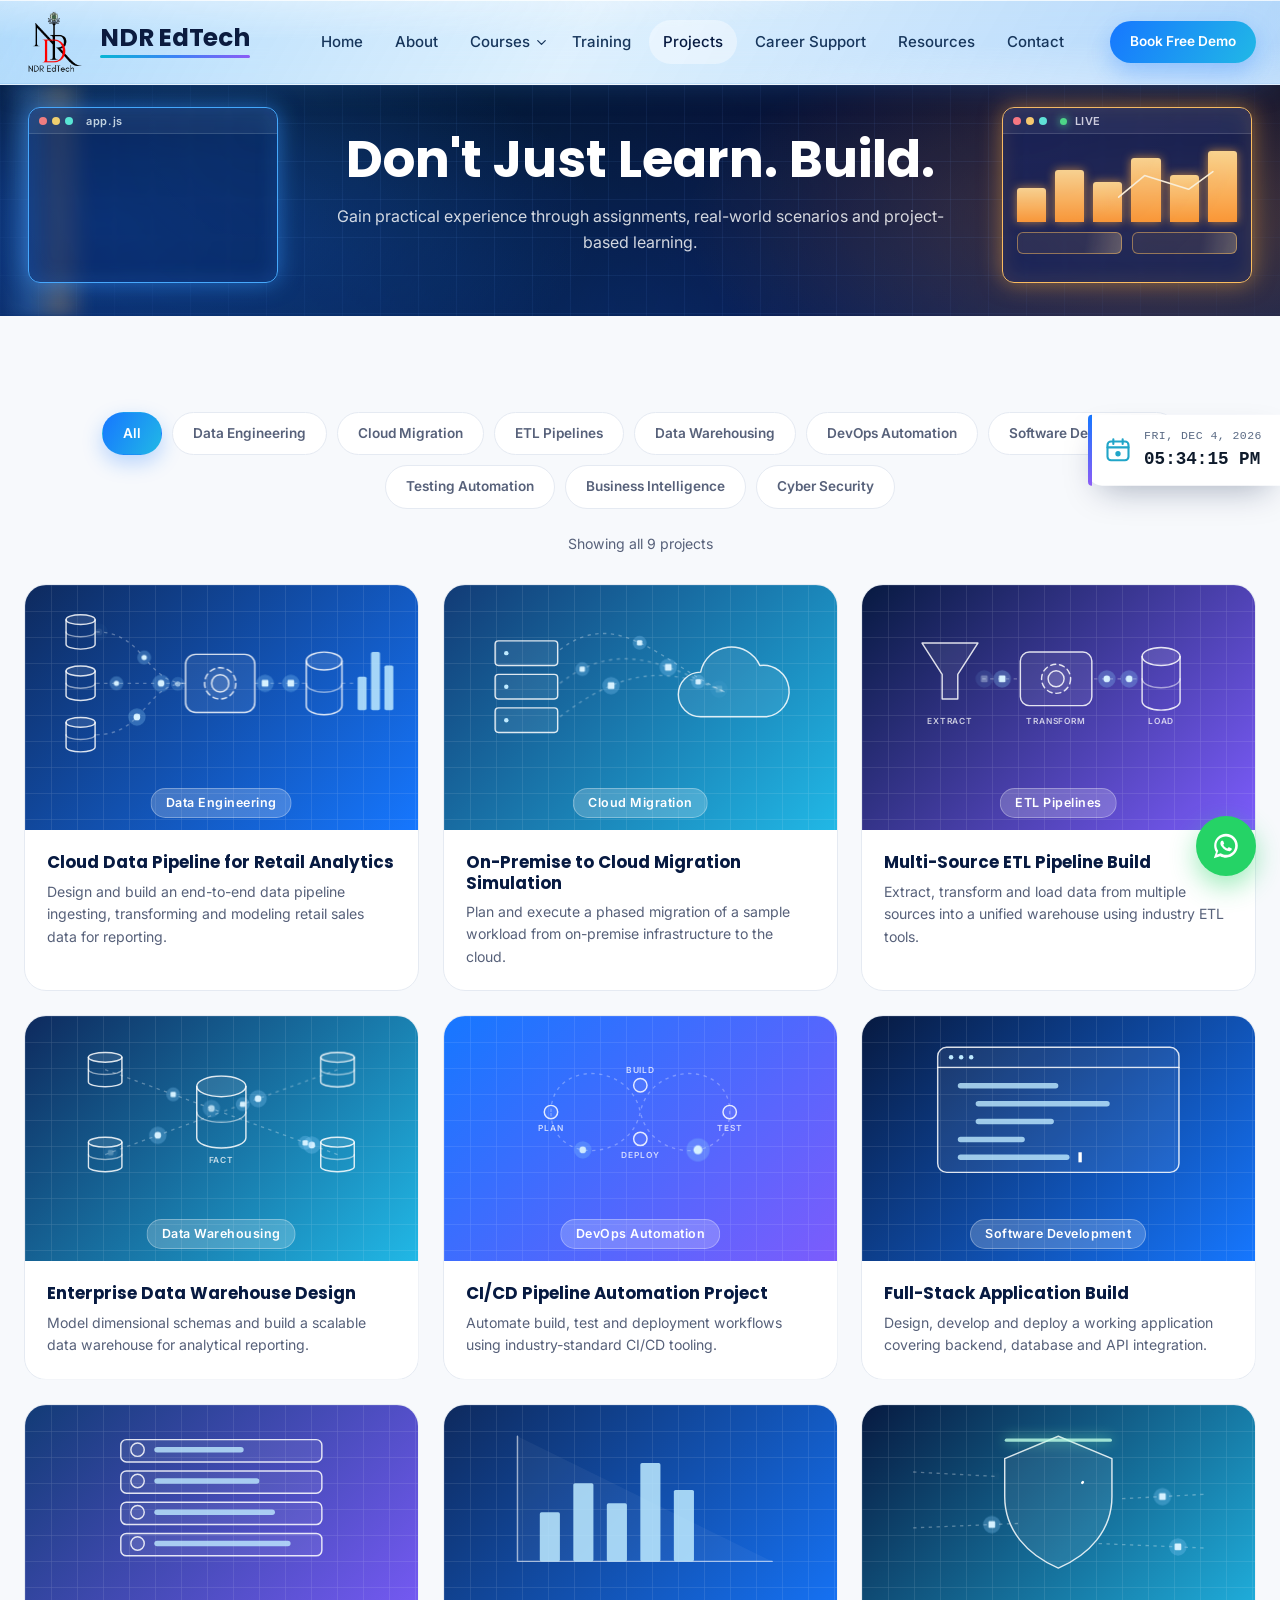
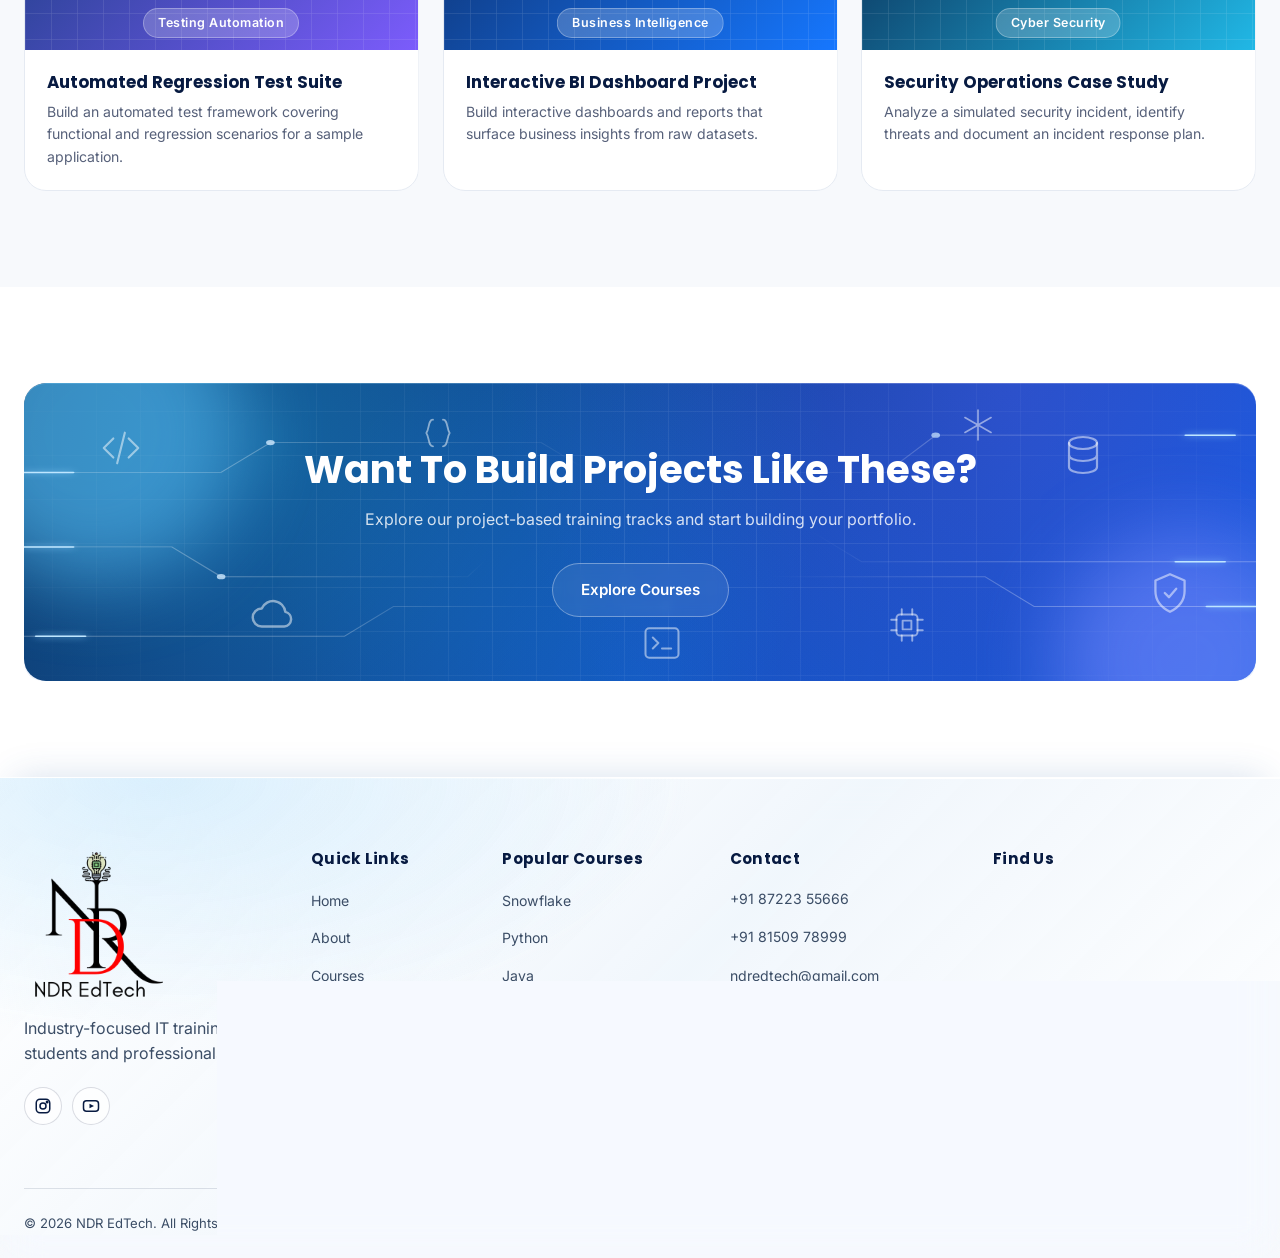
<file: projects.html>
<!DOCTYPE html>
<html lang="en">
<head>
<meta charset="UTF-8">
<meta name="viewport" content="width=device-width, initial-scale=1.0">
<title>Real-Time Projects | NDR EdTech</title>
<meta name="description" content="Build real-world skills with NDR EdTech's project-based learning across data engineering, cloud migration, DevOps automation, testing, BI and cyber security.">
<meta name="keywords" content="IT training projects, real-time projects Bangalore, data engineering projects, DevOps projects, testing automation projects">
<link rel="canonical" href="https://www.ndredtech.com/projects.html">
<meta property="og:type" content="website">
<meta property="og:title" content="Real-Time Projects | NDR EdTech">
<meta property="og:description" content="Don't just learn. Build. Gain practical experience through real-world scenario projects.">
<meta property="og:image" content="assets/hero/hero-image.jpg">
<link rel="icon" href="assets/logo/ndr-edtech-logo.png" type="image/png">
<link rel="preconnect" href="https://fonts.googleapis.com">
<link rel="preconnect" href="https://fonts.gstatic.com" crossorigin>
<link href="https://fonts.googleapis.com/css2?family=Inter:wght@400;500;600;700&family=Poppins:wght@600;700;800&display=swap" rel="stylesheet">
<link rel="stylesheet" href="css/style.css?v=18">
<link rel="stylesheet" href="css/responsive.css">
<link rel="stylesheet" href="css/animations.css">
<link rel="stylesheet" href="css/nav-dropdown.css?v=2">
<link rel="stylesheet" href="css/cursor.css?v=6">
<link rel="stylesheet" href="css/footer-glass.css?v=10">
<link rel="stylesheet" href="css/proj-hero-fx.css?v=2">
<link rel="stylesheet" href="css/cta-fx.css?v=4">
<link rel="stylesheet" href="css/project-anim.css?v=5">
<link rel="stylesheet" href="css/chatbot.css">
<link rel="stylesheet" href="css/brand.css?v=2">
<link rel="stylesheet" href="css/clock.css?v=2">
</head>
<body>
<a class="skip-link" href="#main">Skip to main content</a>

<header class="site-header">
  <div class="nav-wrap">
    <a class="brand" href="index.html">
      <img src="assets/logo/ndr-edtech-logo.png" alt="NDR EdTech logo">
      <span>NDR EdTech</span>
    </a>
    <nav class="main-nav" aria-label="Primary">
      <a href="index.html">Home</a>
      <a href="about.html">About</a>
      <div class="nav-dd"><a href="courses.html">Courses</a><button class="nav-dd-toggle" type="button" aria-label="Show course list" aria-haspopup="true" aria-expanded="false"><svg class="nav-dd-chev" viewBox="0 0 24 24" fill="none" stroke="currentColor" stroke-width="2" stroke-linecap="round" stroke-linejoin="round" aria-hidden="true"><path d="M6 9l6 6 6-6"/></svg></button><div class="nav-dd-panel" role="menu"><div class="nav-dd-cols"><div class="nav-dd-cat"><h4>Data Engineering</h4><ul><li><a href="course-details.html?course=snowflake">Snowflake</a></li><li><a href="course-details.html?course=azure-data-factory">Azure Data Factory</a></li><li><a href="course-details.html?course=informatica">Informatica</a></li><li><a href="course-details.html?course=informatica-cloud">Informatica Cloud</a></li></ul></div><div class="nav-dd-cat"><h4>Cloud &amp; DevOps</h4><ul><li><a href="course-details.html?course=aws-devops">AWS DevOps</a></li><li><a href="course-details.html?course=azure-devops">Azure DevOps</a></li><li><a href="course-details.html?course=google-cloud-platform">Google Cloud Platform</a></li><li><a href="course-details.html?course=vmware">VMware</a></li><li><a href="course-details.html?course=kubernetes">Kubernetes</a></li><li><a href="course-details.html?course=linux-administration">Linux Administration</a></li><li><a href="course-details.html?course=docker">Docker</a></li></ul></div><div class="nav-dd-cat"><h4>Programming</h4><ul><li><a href="course-details.html?course=java">Java</a></li><li><a href="course-details.html?course=python">Python</a></li><li><a href="course-details.html?course=mulesoft">MuleSoft</a></li><li><a href="course-details.html?course=dotnet">.NET</a></li></ul></div><div class="nav-dd-cat"><h4>Testing</h4><ul><li><a href="course-details.html?course=tosca">Tosca</a></li><li><a href="course-details.html?course=selenium">Selenium</a></li><li><a href="course-details.html?course=etl-testing">ETL Testing</a></li><li><a href="course-details.html?course=manual-testing">Manual Testing</a></li></ul></div><div class="nav-dd-cat"><h4>Data &amp; BI</h4><ul><li><a href="course-details.html?course=tableau-administration">Tableau Administration</a></li><li><a href="course-details.html?course=power-bi">Power BI</a></li><li><a href="course-details.html?course=data-science">Data Science</a></li><li><a href="course-details.html?course=data-science-ai-ml">Data Science with AI &amp; ML</a></li><li><a href="course-details.html?course=looker-bi">Looker BI</a></li></ul></div><div class="nav-dd-cat"><h4>Database</h4><ul><li><a href="course-details.html?course=sql-pl-sql">SQL / PL SQL</a></li><li><a href="course-details.html?course=oracle-dba">Oracle DBA</a></li></ul></div><div class="nav-dd-cat"><h4>Cyber Security</h4><ul><li><a href="course-details.html?course=cyber-security">Cyber Security</a></li><li><a href="course-details.html?course=cyberark">CyberArk</a></li></ul></div><div class="nav-dd-cat"><h4>Business</h4><ul><li><a href="course-details.html?course=jira-administration">JIRA Administration</a></li><li><a href="course-details.html?course=servicenow-administration">ServiceNow Administration</a></li><li><a href="course-details.html?course=digital-marketing">Digital Marketing</a></li><li><a href="course-details.html?course=salesforce">Salesforce</a></li><li><a href="course-details.html?course=pega-prpc">Pega PRPC</a></li><li><a href="course-details.html?course=business-analyst">Business Analyst</a></li><li><a href="course-details.html?course=mis-executive">MIS Executive</a></li><li><a href="course-details.html?course=investment-banking-nism">Investment Banking / NISM</a></li><li><a href="course-details.html?course=change-management">Change Management</a></li></ul></div><div class="nav-dd-cat"><h4>ERP</h4><ul><li><a href="course-details.html?course=oracle-fusion">Oracle Fusion</a></li><li><a href="course-details.html?course=sap-grc">SAP GRC - SECURITIES</a></li></ul></div></div><a class="nav-dd-all" href="courses.html">View all 39 courses &rarr;</a></div></div>
      <a href="corporate-training.html">Training</a>
      <a href="projects.html" class="active">Projects</a>
      <a href="career-support.html">Career Support</a>
      <a href="faq.html">Resources</a>
      <a href="contact.html">Contact</a>
    </nav>
    <div class="nav-actions">
      <a class="btn btn-primary btn-sm" href="demo.html">Book Free Demo</a>
      <button class="hamburger" aria-label="Toggle menu" aria-expanded="false" aria-controls="mobileNav">
        <span></span><span></span><span></span>
      </button>
    </div>
  </div>
</header>
<nav class="mobile-nav" id="mobileNav" aria-label="Mobile">
    <a href="index.html">Home</a>
    <a href="about.html">About</a>
    <a href="courses.html">Courses</a>
    <a href="corporate-training.html">Training</a>
    <a href="projects.html">Projects</a>
    <a href="career-support.html">Career Support</a>
    <a href="faq.html">Resources</a>
    <a href="contact.html">Contact</a>
    <div class="nav-actions">
      <a class="btn btn-outline" href="demo.html">Watch Demo</a>
      <a class="btn btn-primary" href="demo.html">Book Free Demo</a>
    </div>
  </nav>

<main id="main">
  <section class="page-hero">
    <div class="container">
      <h1>Don't Just Learn. Build.</h1>
      <p>Gain practical experience through assignments, real-world scenarios and project-based learning.</p>
    </div>
  </section>

  <section class="section">
    <div class="container">
      <div class="filter-row" id="projectFilters" role="tablist" aria-label="Filter projects by area"></div>
      <p class="projects-count" id="projectCount" aria-live="polite"></p>
      <div class="projects-grid" id="projectsGrid">

        <article class="project-card reveal">
          <div class="project-thumb" style="background:linear-gradient(135deg,#0E2A5E,#1677FF);">Data Engineering</div>
          <div class="project-body">
            <h3>Cloud Data Pipeline for Retail Analytics</h3>
            <p>Design and build an end-to-end data pipeline ingesting, transforming and modeling retail sales data for reporting.</p>
          </div>
        </article>

        <article class="project-card reveal">
          <div class="project-thumb" style="background:linear-gradient(135deg,#123B76,#21B8E6);">Cloud Migration</div>
          <div class="project-body">
            <h3>On-Premise to Cloud Migration Simulation</h3>
            <p>Plan and execute a phased migration of a sample workload from on-premise infrastructure to the cloud.</p>
          </div>
        </article>

        <article class="project-card reveal">
          <div class="project-thumb" style="background:linear-gradient(135deg,#071A41,#7C5CFC);">ETL Pipelines</div>
          <div class="project-body">
            <h3>Multi-Source ETL Pipeline Build</h3>
            <p>Extract, transform and load data from multiple sources into a unified warehouse using industry ETL tools.</p>
          </div>
        </article>

        <article class="project-card reveal">
          <div class="project-thumb" style="background:linear-gradient(135deg,#0E2A5E,#21B8E6);">Data Warehousing</div>
          <div class="project-body">
            <h3>Enterprise Data Warehouse Design</h3>
            <p>Model dimensional schemas and build a scalable data warehouse for analytical reporting.</p>
          </div>
        </article>

        <article class="project-card reveal">
          <div class="project-thumb" style="background:linear-gradient(135deg,#1677FF,#7C5CFC);">DevOps Automation</div>
          <div class="project-body">
            <h3>CI/CD Pipeline Automation Project</h3>
            <p>Automate build, test and deployment workflows using industry-standard CI/CD tooling.</p>
          </div>
        </article>

        <article class="project-card reveal">
          <div class="project-thumb" style="background:linear-gradient(135deg,#071A41,#1677FF);">Software Development</div>
          <div class="project-body">
            <h3>Full-Stack Application Build</h3>
            <p>Design, develop and deploy a working application covering backend, database and API integration.</p>
          </div>
        </article>

        <article class="project-card reveal">
          <div class="project-thumb" style="background:linear-gradient(135deg,#123B76,#7C5CFC);">Testing Automation</div>
          <div class="project-body">
            <h3>Automated Regression Test Suite</h3>
            <p>Build an automated test framework covering functional and regression scenarios for a sample application.</p>
          </div>
        </article>

        <article class="project-card reveal">
          <div class="project-thumb" style="background:linear-gradient(135deg,#0E2A5E,#1677FF);">Business Intelligence</div>
          <div class="project-body">
            <h3>Interactive BI Dashboard Project</h3>
            <p>Build interactive dashboards and reports that surface business insights from raw datasets.</p>
          </div>
        </article>

        <article class="project-card reveal">
          <div class="project-thumb" style="background:linear-gradient(135deg,#071A41,#21B8E6);">Cyber Security</div>
          <div class="project-body">
            <h3>Security Operations Case Study</h3>
            <p>Analyze a simulated security incident, identify threats and document an incident response plan.</p>
          </div>
        </article>

      </div>
    </div>
  </section>

  <section class="section section-alt">
    <div class="container">
      <div class="cta-banner reveal">
        <h2>Want To Build Projects Like These?</h2>
        <p>Explore our project-based training tracks and start building your portfolio.</p>
        <a class="btn btn-ghost-light" href="courses.html">Explore Courses</a>
      </div>
    </div>
  </section>
</main>

<footer class="site-footer">
  <div class="container">
    <div class="footer-grid">
      <div class="footer-col">
        <div class="footer-brand">
          <img src="assets/logo/ndr-edtech-logo.png" alt="NDR EdTech logo">
        </div>
        <p>Industry-focused IT training for students and professionals.</p>
        <div class="footer-social">
          <a href="https://instagram.com/ndr_edtech" target="_blank" rel="noopener" aria-label="NDR EdTech on Instagram">
            <svg width="18" height="18" viewBox="0 0 24 24" fill="none" stroke="#fff" stroke-width="2"><rect x="3" y="3" width="18" height="18" rx="5"/><circle cx="12" cy="12" r="4"/><circle cx="17.5" cy="6.5" r="1"/></svg>
          </a>
          <a href="https://youtube.com/@NdrEdtech" target="_blank" rel="noopener" aria-label="NDR EdTech on YouTube">
            <svg width="18" height="18" viewBox="0 0 24 24" fill="none" stroke="#fff" stroke-width="2"><rect x="2" y="5" width="20" height="14" rx="4"/><path d="M10 9l6 3-6 3V9z" fill="#fff" stroke="none"/></svg>
          </a>
        </div>
      </div>
      <div class="footer-col">
        <h4>Quick Links</h4>
        <ul>
          <li><a href="index.html">Home</a></li>
          <li><a href="about.html">About</a></li>
          <li><a href="courses.html">Courses</a></li>
          <li><a href="projects.html">Projects</a></li>
          <li><a href="career-support.html">Career Support</a></li>
          <li><a href="contact.html">Contact</a></li>
        </ul>
      </div>
      <div class="footer-col">
        <h4>Popular Courses</h4>
        <ul>
          <li><a href="course-details.html?course=snowflake">Snowflake</a></li>
          <li><a href="course-details.html?course=python">Python</a></li>
          <li><a href="course-details.html?course=java">Java</a></li>
          <li><a href="course-details.html?course=azure-devops">Azure DevOps</a></li>
          <li><a href="course-details.html?course=aws-devops">AWS DevOps</a></li>
          <li><a href="course-details.html?course=power-bi">Power BI</a></li>
          <li><a href="course-details.html?course=cyber-security">Cyber Security</a></li>
        </ul>
      </div>
      <div class="footer-col">
        <h4>Contact</h4>
        <ul class="footer-contact">
          <li><a href="tel:+918722355666">+91 87223 55666</a></li>
          <li><a href="tel:+918150978999">+91 81509 78999</a></li>
          <li><a href="mailto:ndredtech@gmail.com">ndredtech@gmail.com</a></li>
          <li><a href="mailto:info@ndredtech.com">info@ndredtech.com</a></li>
          <li>#415, 8th Cross Rd, 8th Main, Sunshine Layout, BTM 2nd Stage, Bengaluru, Karnataka 560076, India</li>
        </ul>
      </div>
      <div class="footer-col footer-map">
        <h4>Find Us</h4>
        <iframe src="https://www.google.com/maps?cid=8322578555926621887&output=embed" loading="lazy" referrerpolicy="no-referrer-when-downgrade" title="NDR EdTech location map" allowfullscreen></iframe>
        <a class="footer-map-link" href="https://maps.app.goo.gl/LKn871JTzhqkNUef9" target="_blank" rel="noopener">Open in Google Maps &#8599;</a>
      </div>
    </div>
    <div class="footer-bottom">
      <span>&copy; <span data-year>2026</span> NDR EdTech. All Rights Reserved.</span>
      <div class="footer-legal">
        <a href="#">Privacy Policy</a>
        <a href="#">Terms &amp; Conditions</a>
        <a href="#">Refund Policy</a>
      </div>
    </div>
  </div>
</footer>

<a class="whatsapp-float" data-whatsapp-link href="#" aria-label="Chat with NDR EdTech on WhatsApp" target="_blank" rel="noopener">
  <svg viewBox="0 0 32 32" fill="#fff" width="30" height="30"><path d="M16 3C9 3 3.4 8.6 3.4 15.6c0 2.5.7 4.8 1.9 6.8L3 29l6.8-2.2c1.9 1 4.1 1.6 6.2 1.6 7 0 12.6-5.6 12.6-12.6C28.6 8.6 23 3 16 3zm0 2.8c5.4 0 9.8 4.4 9.8 9.8s-4.4 9.8-9.8 9.8c-1.9 0-3.7-.5-5.2-1.5l-.4-.2-4 1.3 1.3-3.9-.2-.4c-1.1-1.6-1.7-3.5-1.7-5.5.1-5.4 4.5-9.4 9.9-9.4h.3zm5.4 12.5c-.3-.1-1.7-.9-2-1-.3-.1-.5-.1-.7.1-.2.3-.8 1-.9 1.1-.2.2-.3.2-.6.1-.3-.1-1.3-.5-2.4-1.5-.9-.8-1.5-1.8-1.6-2.1-.2-.3 0-.5.1-.6.1-.1.3-.3.4-.5.1-.1.2-.3.3-.5.1-.2 0-.4 0-.5-.1-.1-.6-1.6-.9-2.1-.2-.5-.5-.5-.7-.5h-.6c-.2 0-.5.1-.8.4-.3.3-1 1-1 2.5s1.1 2.9 1.2 3.1c.1.2 2.1 3.3 5.2 4.5.7.3 1.3.5 1.7.6.7.2 1.4.2 1.9.1.6-.1 1.7-.7 2-1.4.2-.7.2-1.2.2-1.4-.1-.1-.3-.2-.6-.3z"/></svg>
</a>

<div class="mobile-sticky-bar">
  <div class="msb-inner">
    <a class="msb-whatsapp" data-whatsapp-link href="#" target="_blank" rel="noopener">WhatsApp</a>
    <a class="msb-call" href="tel:+918722355666">Call</a>
    <a class="msb-demo" href="demo.html">Free Demo</a>
  </div>
</div>

<script src="js/main.js"></script>
<script>
(function(){
  var grid=document.getElementById("projectsGrid"); if(!grid) return;
  var cards=[].slice.call(grid.querySelectorAll(".project-card"));
  function slug(t){return t.toLowerCase().replace(/[^a-z0-9]+/g,"-").replace(/^-|-$/g,"")}
  var areas=[];
  cards.forEach(function(c){
    var label=c.querySelector(".project-thumb").textContent.trim();
    c.setAttribute("data-area",slug(label));
    if(!areas.some(function(a){return a.s===slug(label)})) areas.push({s:slug(label),l:label});
  });
  var bar=document.getElementById("projectFilters"), count=document.getElementById("projectCount");
  bar.innerHTML=[{s:"all",l:"All"}].concat(areas).map(function(a){
    return '<button type="button" class="filter-btn" role="tab" data-area="'+a.s+'">'+a.l+'</button>';
  }).join("");
  function apply(area,push){
    if(!areas.some(function(a){return a.s===area})) area="all";
    var shown=0;
    cards.forEach(function(c){
      var ok=area==="all"||c.getAttribute("data-area")===area;
      c.hidden=!ok;
      c.classList.remove("pf-in");
      if(ok){c.classList.add("in-view"); void c.offsetWidth; c.style.setProperty("--pf-d",(shown*60)+"ms"); c.classList.add("pf-in"); shown++;}
    });
    [].forEach.call(bar.querySelectorAll(".filter-btn"),function(b){
      var on=b.getAttribute("data-area")===area;
      b.classList.toggle("active",on); b.setAttribute("aria-selected",on);
    });
    count.textContent=area==="all"?"Showing all "+shown+" projects":"Showing "+shown+" project"+(shown===1?"":"s")+" in "+bar.querySelector('[data-area="'+area+'"]').textContent;
    if(push&&window.history&&history.replaceState){history.replaceState(null,"",area==="all"?location.pathname:"?area="+area)}
  }
  bar.addEventListener("click",function(e){var b=e.target.closest(".filter-btn"); if(b) apply(b.getAttribute("data-area"),true)});
  var q=new URLSearchParams(location.search).get("area")||"all";
  apply(q,false);
  if(q!=="all"){setTimeout(function(){bar.scrollIntoView({behavior:"smooth",block:"center"})},350)}
})();
</script>
<script src="js/nav-dropdown.js?v=2"></script>
<script src="js/footer-water.js?v=4" defer></script>
<script src="js/cta-fx.js?v=2" defer></script>
<script src="js/project-anim.js?v=6" defer></script>
<script src="js/proj-hero-fx.js?v=2" defer></script>
<script src="js/chatbot.js?v=3" defer></script>
<script src="js/clock.js" defer></script>
<script src="js/lead-api.js?v=2"></script>
</body>
</html>
</file>
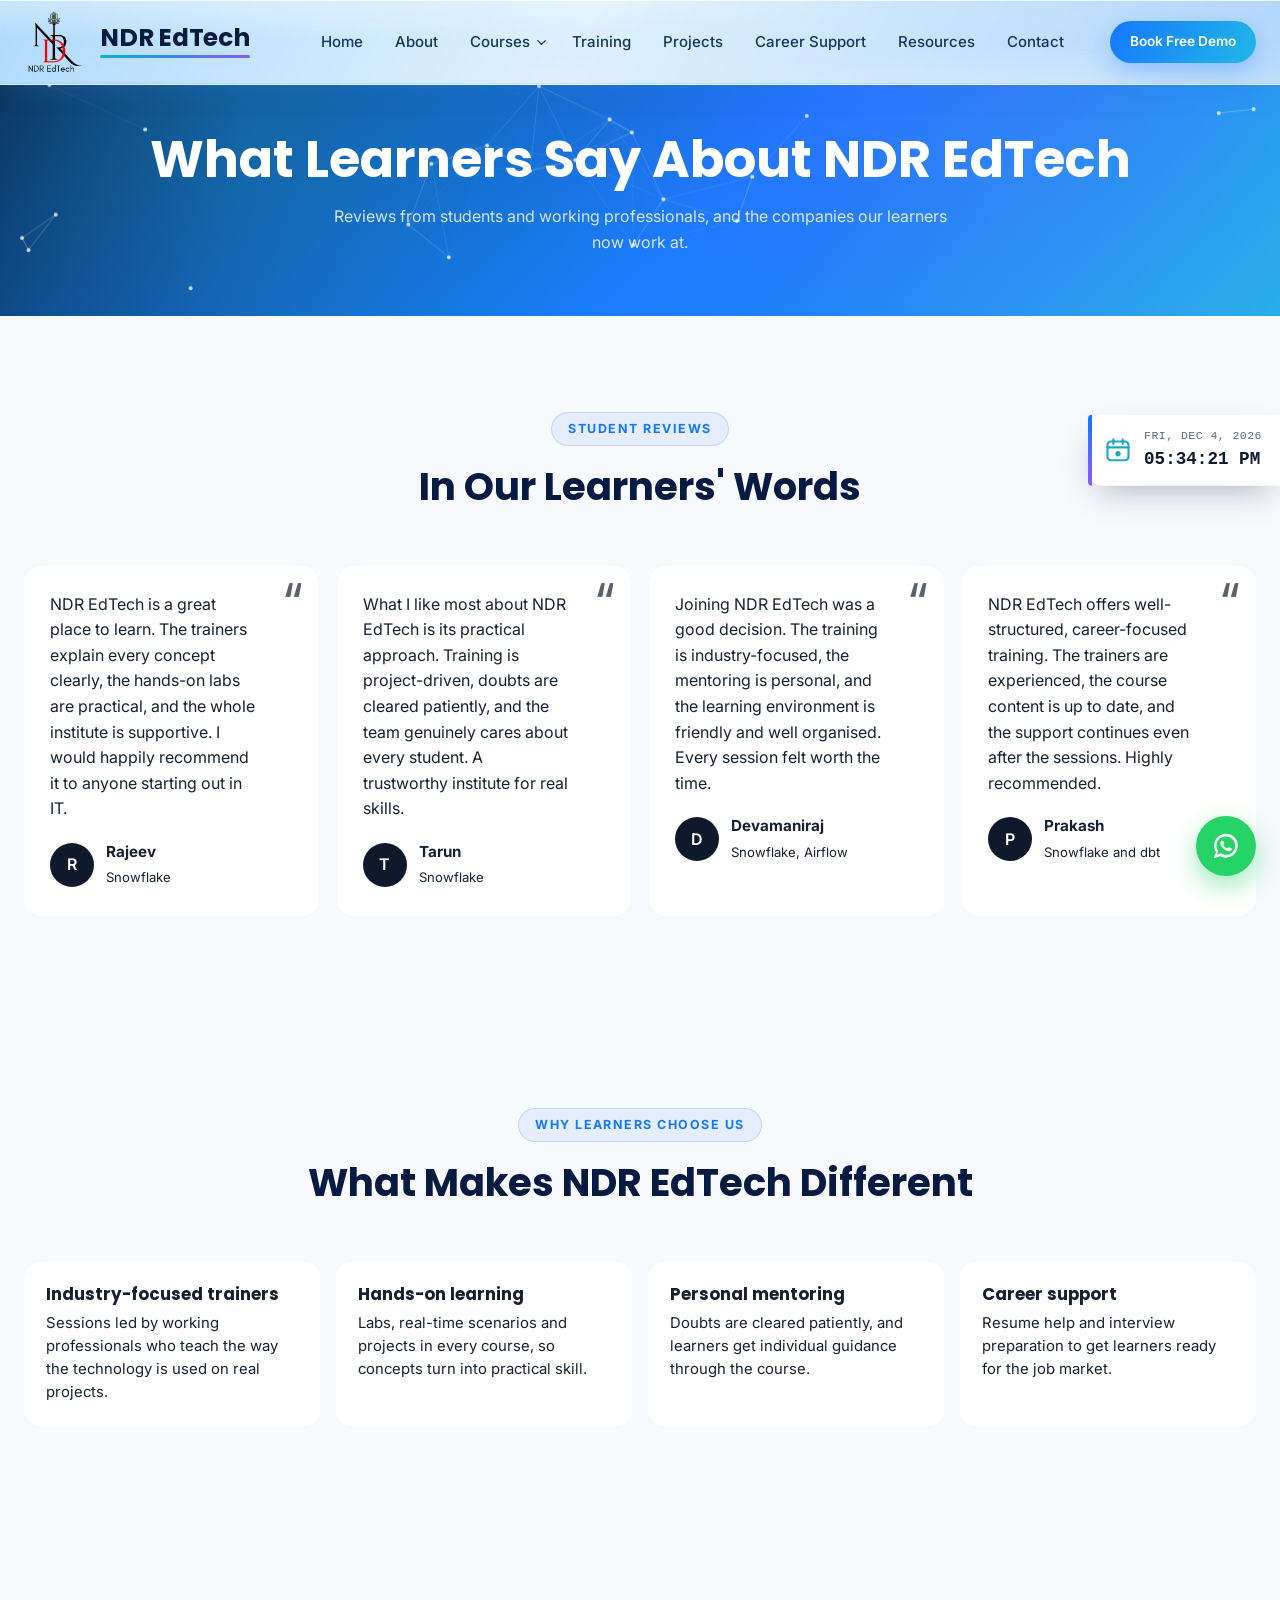
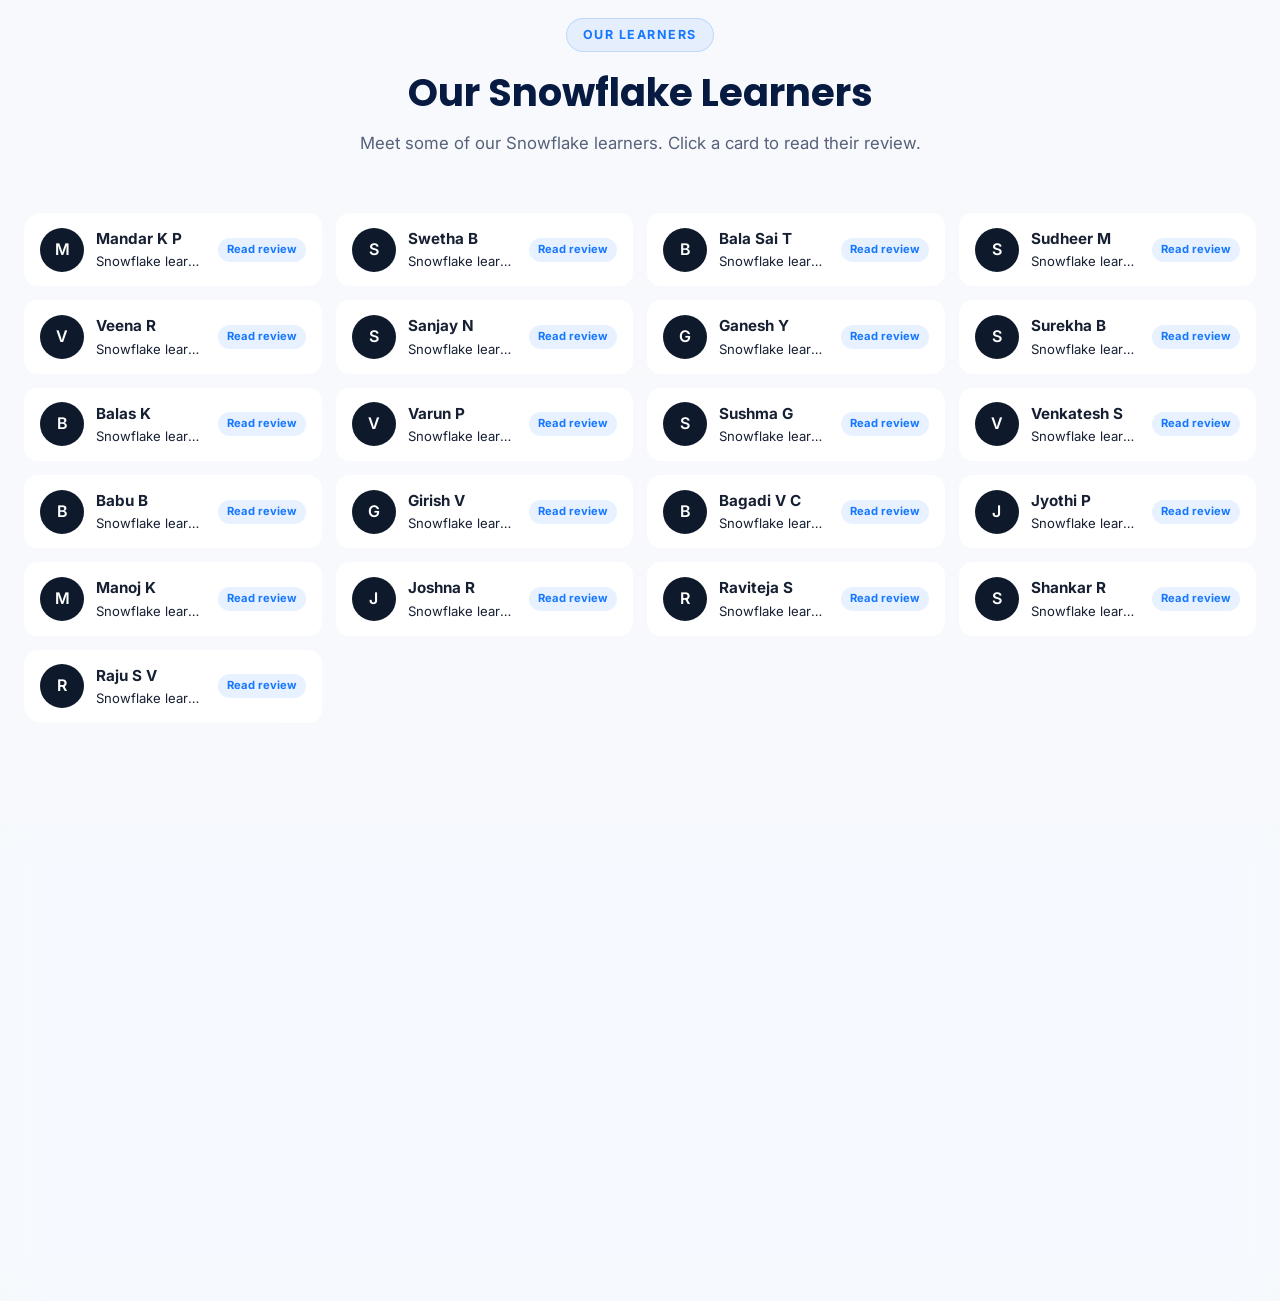
<file: reviews.html>
<!DOCTYPE html>
<html lang="en">
<head>
<meta charset="UTF-8">
<meta name="viewport" content="width=device-width, initial-scale=1.0">
<title>Student Reviews | NDR EdTech</title>
<meta name="description" content="Read what learners say about NDR EdTech and see the companies our Snowflake learners now work at.">
<meta name="keywords" content="about NDR EdTech, IT training institute Bangalore, technology upskilling institute">
<link rel="canonical" href="https://www.ndredtech.com/reviews.html">
<meta property="og:type" content="website">
<meta property="og:title" content="About NDR EdTech">
<meta property="og:description" content="Empowering professionals with industry-ready IT skills through practical, career-oriented training.">
<meta property="og:image" content="assets/hero/hero-image.jpg">
<link rel="icon" href="assets/logo/ndr-edtech-logo.png" type="image/png">
<link rel="preconnect" href="https://fonts.googleapis.com">
<link rel="preconnect" href="https://fonts.gstatic.com" crossorigin>
<link href="https://fonts.googleapis.com/css2?family=Inter:wght@400;500;600;700&family=Poppins:wght@600;700;800&display=swap" rel="stylesheet">
<link rel="stylesheet" href="css/style.css?v=18">
<link rel="stylesheet" href="css/responsive.css">
<link rel="stylesheet" href="css/animations.css">
<link rel="stylesheet" href="css/nav-dropdown.css?v=2">
<link rel="stylesheet" href="css/cursor.css?v=6">
<link rel="stylesheet" href="css/footer-glass.css?v=10">
<link rel="stylesheet" href="css/cta-fx.css?v=5">
<link rel="stylesheet" href="css/hero-fx.css?v=4">
<link rel="stylesheet" href="css/logo-glass.css?v=9">
<link rel="stylesheet" href="css/chatbot.css">
<link rel="stylesheet" href="css/brand.css?v=2">
<link rel="stylesheet" href="css/reviews.css?v=4">
<link rel="stylesheet" href="css/clock.css?v=2">
</head>
<body>
<script>
  /* Defined inline (not just in js/main.js) so it exists before an <img>
     parsed earlier in the document can fire its onerror. */
  function imgFallback(imgEl, label) {
    var wrap = document.createElement("div");
    wrap.className = "visual-fallback";
    wrap.innerHTML =
      '<svg viewBox="0 0 24 24" fill="none" stroke="currentColor" stroke-width="1.5" aria-hidden="true">' +
      '<rect x="3" y="4" width="18" height="14" rx="2"></rect><path d="M3 15l5-5 4 4 5-6 4 5"></path><circle cx="8" cy="9" r="1.2"></circle>' +
      "</svg><span>" + label + "</span>";
    imgEl.replaceWith(wrap);
  }
</script>
<a class="skip-link" href="#main">Skip to main content</a>

<header class="site-header">
  <div class="nav-wrap">
    <a class="brand" href="index.html">
      <img src="assets/logo/ndr-edtech-logo.png" alt="NDR EdTech logo">
      <span>NDR EdTech</span>
    </a>
    <nav class="main-nav" aria-label="Primary">
      <a href="index.html">Home</a>
      <a href="about.html">About</a>
      <div class="nav-dd"><a href="courses.html">Courses</a><button class="nav-dd-toggle" type="button" aria-label="Show course list" aria-haspopup="true" aria-expanded="false"><svg class="nav-dd-chev" viewBox="0 0 24 24" fill="none" stroke="currentColor" stroke-width="2" stroke-linecap="round" stroke-linejoin="round" aria-hidden="true"><path d="M6 9l6 6 6-6"/></svg></button><div class="nav-dd-panel" role="menu"><div class="nav-dd-cols"><div class="nav-dd-cat"><h4>Data Engineering</h4><ul><li><a href="course-details.html?course=snowflake">Snowflake</a></li><li><a href="course-details.html?course=azure-data-factory">Azure Data Factory</a></li><li><a href="course-details.html?course=informatica">Informatica</a></li><li><a href="course-details.html?course=informatica-cloud">Informatica Cloud</a></li></ul></div><div class="nav-dd-cat"><h4>Cloud &amp; DevOps</h4><ul><li><a href="course-details.html?course=aws-devops">AWS DevOps</a></li><li><a href="course-details.html?course=azure-devops">Azure DevOps</a></li><li><a href="course-details.html?course=google-cloud-platform">Google Cloud Platform</a></li><li><a href="course-details.html?course=vmware">VMware</a></li><li><a href="course-details.html?course=kubernetes">Kubernetes</a></li><li><a href="course-details.html?course=linux-administration">Linux Administration</a></li><li><a href="course-details.html?course=docker">Docker</a></li></ul></div><div class="nav-dd-cat"><h4>Programming</h4><ul><li><a href="course-details.html?course=java">Java</a></li><li><a href="course-details.html?course=python">Python</a></li><li><a href="course-details.html?course=mulesoft">MuleSoft</a></li><li><a href="course-details.html?course=dotnet">.NET</a></li></ul></div><div class="nav-dd-cat"><h4>Testing</h4><ul><li><a href="course-details.html?course=tosca">Tosca</a></li><li><a href="course-details.html?course=selenium">Selenium</a></li><li><a href="course-details.html?course=etl-testing">ETL Testing</a></li><li><a href="course-details.html?course=manual-testing">Manual Testing</a></li></ul></div><div class="nav-dd-cat"><h4>Data &amp; BI</h4><ul><li><a href="course-details.html?course=tableau-administration">Tableau Administration</a></li><li><a href="course-details.html?course=power-bi">Power BI</a></li><li><a href="course-details.html?course=data-science">Data Science</a></li><li><a href="course-details.html?course=data-science-ai-ml">Data Science with AI &amp; ML</a></li><li><a href="course-details.html?course=looker-bi">Looker BI</a></li></ul></div><div class="nav-dd-cat"><h4>Database</h4><ul><li><a href="course-details.html?course=sql-pl-sql">SQL / PL SQL</a></li><li><a href="course-details.html?course=oracle-dba">Oracle DBA</a></li></ul></div><div class="nav-dd-cat"><h4>Cyber Security</h4><ul><li><a href="course-details.html?course=cyber-security">Cyber Security</a></li><li><a href="course-details.html?course=cyberark">CyberArk</a></li></ul></div><div class="nav-dd-cat"><h4>Business</h4><ul><li><a href="course-details.html?course=jira-administration">JIRA Administration</a></li><li><a href="course-details.html?course=servicenow-administration">ServiceNow Administration</a></li><li><a href="course-details.html?course=digital-marketing">Digital Marketing</a></li><li><a href="course-details.html?course=salesforce">Salesforce</a></li><li><a href="course-details.html?course=pega-prpc">Pega PRPC</a></li><li><a href="course-details.html?course=business-analyst">Business Analyst</a></li><li><a href="course-details.html?course=mis-executive">MIS Executive</a></li><li><a href="course-details.html?course=investment-banking-nism">Investment Banking / NISM</a></li><li><a href="course-details.html?course=change-management">Change Management</a></li></ul></div><div class="nav-dd-cat"><h4>ERP</h4><ul><li><a href="course-details.html?course=oracle-fusion">Oracle Fusion</a></li><li><a href="course-details.html?course=sap-grc">SAP GRC - SECURITIES</a></li></ul></div></div><a class="nav-dd-all" href="courses.html">View all 39 courses &rarr;</a></div></div>
      <a href="corporate-training.html">Training</a>
      <a href="projects.html">Projects</a>
      <a href="career-support.html">Career Support</a>
      <a href="faq.html">Resources</a>
      <a href="contact.html">Contact</a>
    </nav>
    <div class="nav-actions">
      <a class="btn btn-primary btn-sm" href="demo.html">Book Free Demo</a>
      <button class="hamburger" aria-label="Toggle menu" aria-expanded="false" aria-controls="mobileNav">
        <span></span><span></span><span></span>
      </button>
    </div>
  </div>
</header>
<nav class="mobile-nav" id="mobileNav" aria-label="Mobile">
    <a href="index.html">Home</a>
    <a href="about.html">About</a>
    <a href="courses.html">Courses</a>
    <a href="corporate-training.html">Training</a>
    <a href="projects.html">Projects</a>
    <a href="career-support.html">Career Support</a>
    <a href="faq.html">Resources</a>
    <a href="contact.html">Contact</a>
    <div class="nav-actions">
      <a class="btn btn-outline" href="demo.html">Watch Demo</a>
      <a class="btn btn-primary" href="demo.html">Book Free Demo</a>
    </div>
  </nav>

<main id="main">
  <section class="page-hero">
    <div class="container">
      <h1>What Learners Say About NDR EdTech</h1>
      <p>Reviews from students and working professionals, and the companies our learners now work at.</p>
    </div>
  </section>

  <section class="section rv-section">
    <div class="container">
      <div class="section-head center reveal">
        <span class="eyebrow">Student Reviews</span>
        <h2>In Our Learners' Words</h2>
      </div>
      <div class="rv-grid reveal">
        <div class="rv-card"><p>NDR EdTech is a great place to learn. The trainers explain every concept clearly, the hands-on labs are practical, and the whole institute is supportive. I would happily recommend it to anyone starting out in IT.</p><div class="rv-who"><div class="avatar">R</div><div><strong>Rajeev</strong><span>Snowflake</span></div></div></div>
        <div class="rv-card"><p>What I like most about NDR EdTech is its practical approach. Training is project-driven, doubts are cleared patiently, and the team genuinely cares about every student. A trustworthy institute for real skills.</p><div class="rv-who"><div class="avatar">T</div><div><strong>Tarun</strong><span>Snowflake</span></div></div></div>
        <div class="rv-card"><p>Joining NDR EdTech was a good decision. The training is industry-focused, the mentoring is personal, and the learning environment is friendly and well organised. Every session felt worth the time.</p><div class="rv-who"><div class="avatar">D</div><div><strong>Devamaniraj</strong><span>Snowflake, Airflow</span></div></div></div>
        <div class="rv-card"><p>NDR EdTech offers well-structured, career-focused training. The trainers are experienced, the course content is up to date, and the support continues even after the sessions. Highly recommended.</p><div class="rv-who"><div class="avatar">P</div><div><strong>Prakash</strong><span>Snowflake and dbt</span></div></div></div>
      </div>
    </div>
  </section>

  <section class="section section-sand">
    <div class="container">
      <div class="section-head center reveal">
        <span class="eyebrow">Why Learners Choose Us</span>
        <h2>What Makes NDR EdTech Different</h2>
      </div>
      <div class="why-grid reveal">
        <div class="why-item"><h3>Industry-focused trainers</h3><p>Sessions led by working professionals who teach the way the technology is used on real projects.</p></div>
        <div class="why-item"><h3>Hands-on learning</h3><p>Labs, real-time scenarios and projects in every course, so concepts turn into practical skill.</p></div>
        <div class="why-item"><h3>Personal mentoring</h3><p>Doubts are cleared patiently, and learners get individual guidance through the course.</p></div>
        <div class="why-item"><h3>Career support</h3><p>Resume help and interview preparation to get learners ready for the job market.</p></div>
      </div>
    </div>
  </section>

  <!-- LEARNERS WORK AT -->
  <section class="section lw-section">
    <div class="container">
      <div class="section-head center reveal">
        <span class="eyebrow">Our Learners</span>
        <h2>Our Snowflake Learners</h2>
        <p>Meet some of our Snowflake learners. Click a card to read their review.</p>
      </div>
      <div class="lw-grid reveal">
        <button type="button" class="lw-card" data-name="Mandar K P" aria-haspopup="dialog"><div class="avatar">M</div><div><strong>Mandar K P</strong><span>Snowflake learner</span></div><em>Read review</em></button>
        <button type="button" class="lw-card" data-name="Swetha B" aria-haspopup="dialog"><div class="avatar">S</div><div><strong>Swetha B</strong><span>Snowflake learner</span></div><em>Read review</em></button>
        <button type="button" class="lw-card" data-name="Bala Sai T" aria-haspopup="dialog"><div class="avatar">B</div><div><strong>Bala Sai T</strong><span>Snowflake learner</span></div><em>Read review</em></button>
        <button type="button" class="lw-card" data-name="Sudheer M" aria-haspopup="dialog"><div class="avatar">S</div><div><strong>Sudheer M</strong><span>Snowflake learner</span></div><em>Read review</em></button>
        <button type="button" class="lw-card" data-name="Veena R" aria-haspopup="dialog"><div class="avatar">V</div><div><strong>Veena R</strong><span>Snowflake learner</span></div><em>Read review</em></button>
        <button type="button" class="lw-card" data-name="Sanjay N" aria-haspopup="dialog"><div class="avatar">S</div><div><strong>Sanjay N</strong><span>Snowflake learner</span></div><em>Read review</em></button>
        <button type="button" class="lw-card" data-name="Ganesh Y" aria-haspopup="dialog"><div class="avatar">G</div><div><strong>Ganesh Y</strong><span>Snowflake learner</span></div><em>Read review</em></button>
        <button type="button" class="lw-card" data-name="Surekha B" aria-haspopup="dialog"><div class="avatar">S</div><div><strong>Surekha B</strong><span>Snowflake learner</span></div><em>Read review</em></button>
        <button type="button" class="lw-card" data-name="Balas K" aria-haspopup="dialog"><div class="avatar">B</div><div><strong>Balas K</strong><span>Snowflake learner</span></div><em>Read review</em></button>
        <button type="button" class="lw-card" data-name="Varun P" aria-haspopup="dialog"><div class="avatar">V</div><div><strong>Varun P</strong><span>Snowflake learner</span></div><em>Read review</em></button>
        <button type="button" class="lw-card" data-name="Sushma G" aria-haspopup="dialog"><div class="avatar">S</div><div><strong>Sushma G</strong><span>Snowflake learner</span></div><em>Read review</em></button>
        <button type="button" class="lw-card" data-name="Venkatesh S" aria-haspopup="dialog"><div class="avatar">V</div><div><strong>Venkatesh S</strong><span>Snowflake learner</span></div><em>Read review</em></button>
        <button type="button" class="lw-card" data-name="Babu B" aria-haspopup="dialog"><div class="avatar">B</div><div><strong>Babu B</strong><span>Snowflake learner</span></div><em>Read review</em></button>
        <button type="button" class="lw-card" data-name="Girish V" aria-haspopup="dialog"><div class="avatar">G</div><div><strong>Girish V</strong><span>Snowflake learner</span></div><em>Read review</em></button>
        <button type="button" class="lw-card" data-name="Bagadi V C" aria-haspopup="dialog"><div class="avatar">B</div><div><strong>Bagadi V C</strong><span>Snowflake learner</span></div><em>Read review</em></button>
        <button type="button" class="lw-card" data-name="Jyothi P" aria-haspopup="dialog"><div class="avatar">J</div><div><strong>Jyothi P</strong><span>Snowflake learner</span></div><em>Read review</em></button>
        <button type="button" class="lw-card" data-name="Manoj K" aria-haspopup="dialog"><div class="avatar">M</div><div><strong>Manoj K</strong><span>Snowflake learner</span></div><em>Read review</em></button>
        <button type="button" class="lw-card" data-name="Joshna R" aria-haspopup="dialog"><div class="avatar">J</div><div><strong>Joshna R</strong><span>Snowflake learner</span></div><em>Read review</em></button>
        <button type="button" class="lw-card" data-name="Raviteja S" aria-haspopup="dialog"><div class="avatar">R</div><div><strong>Raviteja S</strong><span>Snowflake learner</span></div><em>Read review</em></button>
        <button type="button" class="lw-card" data-name="Shankar R" aria-haspopup="dialog"><div class="avatar">S</div><div><strong>Shankar R</strong><span>Snowflake learner</span></div><em>Read review</em></button>
        <button type="button" class="lw-card" data-name="Raju S V" aria-haspopup="dialog"><div class="avatar">R</div><div><strong>Raju S V</strong><span>Snowflake learner</span></div><em>Read review</em></button>
      </div>
    </div>
  </section>
</main>
<div class="lw-modal" id="lwModal" role="dialog" aria-modal="true" aria-labelledby="lwName" hidden>
  <div class="lw-modal-card">
    <button type="button" class="lw-x" aria-label="Close">&times;</button>
    <div class="avatar" id="lwAv"></div>
    <h3 id="lwName"></h3>
    <p class="lw-course">Snowflake learner &middot; NDR EdTech</p>
    <div class="lw-label" id="lwLabel"></div>
    <blockquote id="lwText"></blockquote>
  </div>
</div>
<script src="js/learners.js?v=4"></script>

<footer class="site-footer">
  <div class="container">
    <div class="footer-grid">
      <div class="footer-col">
        <div class="footer-brand">
          <img src="assets/logo/ndr-edtech-logo.png" alt="NDR EdTech logo">
        </div>
        <p>Industry-focused IT training for students and professionals.</p>
        <div class="footer-social">
          <a href="https://instagram.com/ndr_edtech" target="_blank" rel="noopener" aria-label="NDR EdTech on Instagram">
            <svg width="18" height="18" viewBox="0 0 24 24" fill="none" stroke="#fff" stroke-width="2"><rect x="3" y="3" width="18" height="18" rx="5"/><circle cx="12" cy="12" r="4"/><circle cx="17.5" cy="6.5" r="1"/></svg>
          </a>
          <a href="https://youtube.com/@NdrEdtech" target="_blank" rel="noopener" aria-label="NDR EdTech on YouTube">
            <svg width="18" height="18" viewBox="0 0 24 24" fill="none" stroke="#fff" stroke-width="2"><rect x="2" y="5" width="20" height="14" rx="4"/><path d="M10 9l6 3-6 3V9z" fill="#fff" stroke="none"/></svg>
          </a>
        </div>
      </div>
      <div class="footer-col">
        <h4>Quick Links</h4>
        <ul>
          <li><a href="index.html">Home</a></li>
          <li><a href="about.html">About</a></li>
          <li><a href="courses.html">Courses</a></li>
          <li><a href="projects.html">Projects</a></li>
          <li><a href="career-support.html">Career Support</a></li>
          <li><a href="contact.html">Contact</a></li>
        </ul>
      </div>
      <div class="footer-col">
        <h4>Popular Courses</h4>
        <ul>
          <li><a href="course-details.html?course=snowflake">Snowflake</a></li>
          <li><a href="course-details.html?course=python">Python</a></li>
          <li><a href="course-details.html?course=java">Java</a></li>
          <li><a href="course-details.html?course=azure-devops">Azure DevOps</a></li>
          <li><a href="course-details.html?course=aws-devops">AWS DevOps</a></li>
          <li><a href="course-details.html?course=power-bi">Power BI</a></li>
          <li><a href="course-details.html?course=cyber-security">Cyber Security</a></li>
        </ul>
      </div>
      <div class="footer-col">
        <h4>Contact</h4>
        <ul class="footer-contact">
          <li><a href="tel:+918722355666">+91 87223 55666</a></li>
          <li><a href="tel:+918150978999">+91 81509 78999</a></li>
          <li><a href="mailto:ndredtech@gmail.com">ndredtech@gmail.com</a></li>
          <li><a href="mailto:info@ndredtech.com">info@ndredtech.com</a></li>
          <li>#415, 8th Cross Rd, 8th Main, Sunshine Layout, BTM 2nd Stage, Bengaluru, Karnataka 560076, India</li>
        </ul>
      </div>
      <div class="footer-col footer-map">
        <h4>Find Us</h4>
        <iframe src="https://www.google.com/maps?cid=8322578555926621887&output=embed" loading="lazy" referrerpolicy="no-referrer-when-downgrade" title="NDR EdTech location map" allowfullscreen></iframe>
        <a class="footer-map-link" href="https://maps.app.goo.gl/LKn871JTzhqkNUef9" target="_blank" rel="noopener">Open in Google Maps &#8599;</a>
      </div>
    </div>
    <div class="footer-bottom">
      <span>&copy; <span data-year>2026</span> NDR EdTech. All Rights Reserved.</span>
      <div class="footer-legal">
        <a href="#">Privacy Policy</a>
        <a href="#">Terms &amp; Conditions</a>
        <a href="#">Refund Policy</a>
      </div>
    </div>
  </div>
</footer>

<a class="whatsapp-float" data-whatsapp-link href="#" aria-label="Chat with NDR EdTech on WhatsApp" target="_blank" rel="noopener">
  <svg viewBox="0 0 32 32" fill="#fff" width="30" height="30"><path d="M16 3C9 3 3.4 8.6 3.4 15.6c0 2.5.7 4.8 1.9 6.8L3 29l6.8-2.2c1.9 1 4.1 1.6 6.2 1.6 7 0 12.6-5.6 12.6-12.6C28.6 8.6 23 3 16 3zm0 2.8c5.4 0 9.8 4.4 9.8 9.8s-4.4 9.8-9.8 9.8c-1.9 0-3.7-.5-5.2-1.5l-.4-.2-4 1.3 1.3-3.9-.2-.4c-1.1-1.6-1.7-3.5-1.7-5.5.1-5.4 4.5-9.4 9.9-9.4h.3zm5.4 12.5c-.3-.1-1.7-.9-2-1-.3-.1-.5-.1-.7.1-.2.3-.8 1-.9 1.1-.2.2-.3.2-.6.1-.3-.1-1.3-.5-2.4-1.5-.9-.8-1.5-1.8-1.6-2.1-.2-.3 0-.5.1-.6.1-.1.3-.3.4-.5.1-.1.2-.3.3-.5.1-.2 0-.4 0-.5-.1-.1-.6-1.6-.9-2.1-.2-.5-.5-.5-.7-.5h-.6c-.2 0-.5.1-.8.4-.3.3-1 1-1 2.5s1.1 2.9 1.2 3.1c.1.2 2.1 3.3 5.2 4.5.7.3 1.3.5 1.7.6.7.2 1.4.2 1.9.1.6-.1 1.7-.7 2-1.4.2-.7.2-1.2.2-1.4-.1-.1-.3-.2-.6-.3z"/></svg>
</a>

<div class="mobile-sticky-bar">
  <div class="msb-inner">
    <a class="msb-whatsapp" data-whatsapp-link href="#" target="_blank" rel="noopener">WhatsApp</a>
    <a class="msb-call" href="tel:+918722355666">Call</a>
    <a class="msb-demo" href="demo.html">Free Demo</a>
  </div>
</div>

<script src="js/main.js"></script>
<script src="js/nav-dropdown.js?v=2"></script>
<script src="js/footer-water.js?v=4" defer></script>
<script src="js/approach-modal.js?v=1" defer></script>
<script src="js/cta-fx.js?v=3" defer></script>
<script src="js/hero-fx.js?v=1" defer></script>
<script src="js/chatbot.js?v=3" defer></script>
<script src="js/clock.js" defer></script>
<script src="js/lead-api.js?v=2"></script>
</body>
</html>
</file>
<file: css/nav-dropdown.css>
/* Header: menu on the right + Courses mega-dropdown */
.site-header .main-nav { margin-left: auto; margin-right: 8px; }

.nav-dd { position: relative; display: flex; align-items: center; }
.nav-dd > a { padding-right: 2px !important; }
.nav-dd-toggle {
  display: inline-grid; place-items: center;
  width: 26px; height: 30px; margin-left: -4px;
  border: 0; border-radius: 8px; background: transparent;
  color: #17365c; cursor: pointer;
  transition: background .25s ease, color .25s ease;
}
.nav-dd-toggle:hover, .nav-dd.open .nav-dd-toggle { background: rgba(255,255,255,.45); color: #071A41; }
.nav-dd-chev { width: 15px; height: 15px; transition: transform .35s cubic-bezier(.34,1.56,.64,1); }
.nav-dd:hover .nav-dd-chev, .nav-dd.open .nav-dd-chev, .nav-dd:focus-within .nav-dd-chev { transform: rotate(180deg); }

.site-header .nav-dd-panel {
  position: absolute; top: calc(100% + 14px); left: 50%;
  width: min(1000px, calc(100vw - 32px));
  max-height: calc(100vh - 120px); overflow-y: auto;
  display: block;
  padding: 24px 26px 10px;
  background: linear-gradient(150deg, rgba(244,250,255,.985), rgba(222,239,254,.975));
  backdrop-filter: blur(22px) saturate(190%); -webkit-backdrop-filter: blur(22px) saturate(190%);
  border: 1px solid rgba(255,255,255,.85); border-radius: 22px;
  box-shadow: inset 0 1px 0 #fff, 0 28px 60px -18px rgba(30,100,190,.45), 0 8px 20px -10px rgba(7,26,65,.2);
  opacity: 0; visibility: hidden;
  transform: translateX(calc(-50% + var(--dx, 0px))) translateY(12px) scale(.98);
  transform-origin: top center;
  transition: opacity .3s ease, transform .45s cubic-bezier(.2,.8,.2,1), visibility .3s;
  z-index: 1200;
}
.site-header .nav-dd-panel::before { content: ""; position: absolute; left: 0; right: 0; top: -18px; height: 18px; } /* hover bridge */
.nav-dd:hover .nav-dd-panel, .nav-dd.open .nav-dd-panel, .nav-dd:focus-within .nav-dd-panel {
  opacity: 1; visibility: visible;
  transform: translateX(calc(-50% + var(--dx, 0px))) translateY(0) scale(1);
}

.nav-dd-cols { column-count: 4; column-gap: 26px; }
.nav-dd-cat { break-inside: avoid; margin-bottom: 18px; opacity: 0; transform: translateY(8px); transition: opacity .4s ease, transform .5s cubic-bezier(.2,.8,.2,1); }
.nav-dd:hover .nav-dd-cat, .nav-dd.open .nav-dd-cat, .nav-dd:focus-within .nav-dd-cat { opacity: 1; transform: none; }
.nav-dd-cat:nth-child(1) { transition-delay: .03s; } .nav-dd-cat:nth-child(2) { transition-delay: .06s; }
.nav-dd-cat:nth-child(3) { transition-delay: .09s; } .nav-dd-cat:nth-child(4) { transition-delay: .12s; }
.nav-dd-cat:nth-child(5) { transition-delay: .15s; } .nav-dd-cat:nth-child(6) { transition-delay: .18s; }
.nav-dd-cat:nth-child(7) { transition-delay: .21s; } .nav-dd-cat:nth-child(8) { transition-delay: .24s; }
.nav-dd-cat:nth-child(9) { transition-delay: .27s; }

.site-header .nav-dd-panel h4 {
  margin: 0 0 8px; padding: 0 10px;
  font-family: inherit; font-size: .7rem; font-weight: 700; letter-spacing: .1em; text-transform: uppercase;
  color: #1677FF;
}
.nav-dd-panel ul { list-style: none; margin: 0; padding: 0; }
.site-header .main-nav .nav-dd-panel a {
  display: block; white-space: normal;
  padding: 6px 10px; margin: 0; border-radius: 9px;
  font-size: .88rem; font-weight: 500; line-height: 1.35;
  color: #17365c; background: transparent;
  transition: background .25s ease, color .25s ease, transform .3s cubic-bezier(.2,.8,.2,1);
}
.site-header .main-nav .nav-dd-panel a:hover, .site-header .main-nav .nav-dd-panel a:focus-visible {
  background: rgba(255,255,255,.85); color: #1677FF; transform: translateX(4px);
}
.site-header .main-nav .nav-dd-panel .nav-dd-all {
  display: block; text-align: center; font-weight: 600; color: #071A41;
  margin-top: 2px; padding: 11px 10px; border-top: 1px solid rgba(23,54,92,.12); border-radius: 0 0 12px 12px;
}
.site-header .main-nav .nav-dd-panel .nav-dd-all:hover { transform: none; background: rgba(255,255,255,.7); }

@media (max-width: 1240px) { .nav-dd-cols { column-count: 3; } }
@media (prefers-reduced-motion: reduce) {
  .nav-dd-panel, .nav-dd-cat, .nav-dd-chev { transition: none !important; }
}
</file>
<file: css/cursor.css>
/* NDR EdTech cursor: "AI pointer" - gradient arrow with a spark. Pure CSS, sharp, zero lag.
   Default: blue to violet arrow + cyan spark.  Over clickable things: cyan to violet arrow + brighter double spark. */

html {
  cursor: url("data:image/svg+xml,%3Csvg xmlns='http://www.w3.org/2000/svg' width='36' height='36' viewBox='0 0 36 36'%3E%3Cdefs%3E%3ClinearGradient id='g' x1='0' y1='0' x2='1' y2='1'%3E%3Cstop offset='0' stop-color='%231677FF'/%3E%3Cstop offset='1' stop-color='%237C5CFC'/%3E%3C/linearGradient%3E%3C/defs%3E%3Cpath d='M6 4v20.5l5.4-4.9 3.7 8.1 3.6-1.7-3.7-7.9h7.6L6 4z' fill='url(%23g)' stroke='white' stroke-width='1.6' stroke-linejoin='round'/%3E%3Cpath d='M27 3Q27 8 32 8Q27 8 27 13Q27 8 22 8Q27 8 27 3Z' fill='%2321B8E6' stroke='white' stroke-width='1' stroke-linejoin='round'/%3E%3C/svg%3E") 6 4, auto;
}

a, button, [role="button"], summary, label, select,
.btn, .filter-btn, .faq-question, .nav-dd-toggle, .t-arrow, .t-dots button, .hamburger, .orbit span,
.why-card, .course-card, .project-card, .domain, [onclick] {
  cursor: url("data:image/svg+xml,%3Csvg xmlns='http://www.w3.org/2000/svg' width='36' height='36' viewBox='0 0 36 36'%3E%3Cdefs%3E%3ClinearGradient id='g' x1='0' y1='0' x2='1' y2='1'%3E%3Cstop offset='0' stop-color='%2321B8E6'/%3E%3Cstop offset='1' stop-color='%237C5CFC'/%3E%3C/linearGradient%3E%3C/defs%3E%3Cpath d='M6 4v20.5l5.4-4.9 3.7 8.1 3.6-1.7-3.7-7.9h7.6L6 4z' fill='url(%23g)' stroke='white' stroke-width='1.6' stroke-linejoin='round'/%3E%3Cpath d='M27 1.5Q27 8 33.5 8Q27 8 27 14.5Q27 8 20.5 8Q27 8 27 1.5Z' fill='%23FFD166' stroke='white' stroke-width='1' stroke-linejoin='round'/%3E%3Cpath d='M31 13.4Q31 16 33.6 16Q31 16 31 18.6Q31 16 28.4 16Q31 16 31 13.4Z' fill='%23ffffff' stroke='%237C5CFC' stroke-width='0.8' stroke-linejoin='round'/%3E%3C/svg%3E") 6 4, pointer;
}

input:not([type="checkbox"]):not([type="radio"]):not([type="submit"]):not([type="button"]), textarea, [contenteditable="true"] {
  cursor: text;
}
</file>
<file: css/footer-glass.css>
/* White liquid-glass footer (overrides per-page footer styles) */
.site-footer{
  position:relative;isolation:isolate;overflow:hidden;
  background:linear-gradient(135deg,rgba(255,255,255,.96),rgba(240,246,252,.9) 50%,rgba(255,255,255,.96))!important;
  backdrop-filter:blur(20px) saturate(180%);-webkit-backdrop-filter:blur(20px) saturate(180%);
  border-top:1px solid rgba(255,255,255,.9);
  box-shadow:inset 0 1px 0 #fff,0 -12px 36px -16px rgba(40,90,160,.22);
  color:#3b4d66!important;
}
.site-footer::before{content:"";position:absolute;inset:0;z-index:-1;pointer-events:none;
  background:radial-gradient(70% 90% at 12% 0%,rgba(190,228,252,.55),transparent 60%),
             radial-gradient(60% 80% at 92% 100%,rgba(190,228,252,.4),transparent 60%)}
.site-footer p,.site-footer li,.site-footer a,.site-footer .footer-contact,.site-footer .footer-bottom{color:#3b4d66!important}
.site-footer h4,.site-footer .footer-brand,.site-footer .footer-brand span{color:#071A41!important}
.site-footer a:hover{color:#1d4ed8!important}
.site-footer .footer-brand img{background:transparent!important;padding:0!important}
.site-footer .footer-social a{background:rgba(255,255,255,.7)!important;border:1px solid rgba(7,26,65,.15)!important;color:#071A41!important}
.site-footer .footer-social a:hover{background:#1d4ed8!important;color:#fff!important}
.site-footer .footer-bottom{border-top:1px solid rgba(7,26,65,.12)!important}

.site-footer .footer-social svg{fill:none!important;stroke:#071A41!important}
.site-footer .footer-social svg path[fill]{fill:#071A41!important;stroke:none!important}
.site-footer .footer-social a:hover svg{stroke:#fff!important}
.site-footer .footer-social a:hover svg path[fill]{fill:#fff!important}/* Full (uncropped) logo — no circle */
.site-footer .footer-brand img,.site-header .brand img{border-radius:0!important;object-fit:contain!important;width:auto!important;background:transparent!important}
.site-footer .footer-brand img{height:150px!important;max-width:100%}

/* Realistic water surface (canvas wave simulation) */
.fw-canvas{position:absolute;inset:0;width:100%;height:100%;z-index:-1;pointer-events:none;display:block}
@media (prefers-reduced-motion:reduce){.fw-canvas{display:none}}
.site-footer .footer-brand span{display:none!important}

@media (max-width:640px){.site-footer .footer-col a{display:inline-block;padding:4px 0}}

/* "Open in Google Maps" link under the footer map */
.footer-map-link{display:inline-flex;align-items:center;gap:6px;margin-top:10px;font-size:.84rem;font-weight:600;color:#1726A8;text-decoration:none;border-bottom:1.5px solid rgba(23,38,168,.35);padding-bottom:1px;transition:color .2s,border-color .2s}
.footer-map-link:hover{color:#1677FF;border-color:#1677FF}
</file>
<file: css/cta-fx.css>
/* Premium IT-themed animated background for CTA banners */
.cta-banner{isolation:isolate;
  background:linear-gradient(120deg,#0b2a5b,#1457d6 38%,#2b8cff 62%,#0b3d91)!important;background-size:240% 240%!important;
  animation:ctaShift 16s ease-in-out infinite;
  box-shadow:0 30px 70px -30px rgba(20,87,214,.55),inset 0 1px 0 rgba(255,255,255,.25)}
@keyframes ctaShift{0%,100%{background-position:0% 50%}50%{background-position:100% 50%}}
.cta-banner>*:not(.cta-fx){position:relative;z-index:2}
.cta-fx{position:absolute;inset:0;z-index:0;pointer-events:none;overflow:hidden;border-radius:inherit}
.cta-fx svg{position:absolute;inset:0;width:100%;height:100%}
/* moving tech grid */
.cta-fx .grid{position:absolute;inset:-60px;opacity:.22;
  background-image:linear-gradient(rgba(255,255,255,.35) 1px,transparent 1px),linear-gradient(90deg,rgba(255,255,255,.35) 1px,transparent 1px);
  background-size:44px 44px;
  -webkit-mask-image:radial-gradient(75% 90% at 50% 50%,#000 20%,transparent 80%);mask-image:radial-gradient(75% 90% at 50% 50%,#000 20%,transparent 80%);
  animation:ctaGrid 14s linear infinite}
@keyframes ctaGrid{to{transform:translate(44px,44px)}}
/* circuit traces with flowing data pulses */
.cta-fx .trace{fill:none;stroke:rgba(255,255,255,.28);stroke-width:1.2}
.cta-fx .pulse{fill:none;stroke:#bfe6ff;stroke-width:2;stroke-linecap:round;stroke-dasharray:40 460;filter:drop-shadow(0 0 4px #8fd0ff);animation:ctaFlow 5s linear infinite}
.cta-fx .pulse.p2{animation-duration:7s;animation-delay:-2s}.cta-fx .pulse.p3{animation-duration:6s;animation-delay:-4s}
@keyframes ctaFlow{to{stroke-dashoffset:-500}}
.cta-fx .node{fill:#cfeaff;opacity:.8;animation:ctaBlink 3s ease-in-out infinite}
.cta-fx .node:nth-of-type(2n){animation-delay:-1.2s}
@keyframes ctaBlink{0%,100%{opacity:.25}50%{opacity:1}}
/* floating thin-line tech glyphs */
.cta-fx .g{position:absolute;color:rgba(255,255,255,.5);animation:ctaFloat 11s ease-in-out infinite}
.cta-fx .g svg{position:static;width:100%;height:100%;fill:none;stroke:currentColor;stroke-width:1.1;stroke-linecap:round;stroke-linejoin:round}
@keyframes ctaFloat{0%,100%{transform:translateY(0) rotate(0)}50%{transform:translateY(-16px) rotate(6deg)}}
/* glow orbs + shine sweep */
.cta-fx .orb{position:absolute;border-radius:50%;filter:blur(40px);opacity:.55;animation:ctaOrb 12s ease-in-out infinite alternate}
.cta-fx .o1{width:300px;height:300px;left:-80px;top:-100px;background:#5cc8ff}
.cta-fx .o2{width:260px;height:260px;right:-60px;bottom:-110px;background:#7a8cff;animation-delay:-5s}
@keyframes ctaOrb{to{transform:translate(50px,30px) scale(1.15)}}
.cta-fx .shine{position:absolute;top:0;bottom:0;width:30%;left:-40%;background:linear-gradient(100deg,transparent,rgba(255,255,255,.16),transparent);transform:skewX(-18deg);animation:ctaShine 7s ease-in-out infinite}
@keyframes ctaShine{0%,60%{left:-40%}100%{left:130%}}
@media (max-width:640px){.cta-fx .g:nth-of-type(n+5){display:none}.cta-fx .grid{background-size:34px 34px}}
@media (prefers-reduced-motion:reduce){.cta-banner,.cta-fx *{animation:none!important}}
.cta-fx>svg{-webkit-mask-image:radial-gradient(ellipse 34% 55% at 50% 50%,transparent 40%,#000 100%);mask-image:radial-gradient(ellipse 34% 55% at 50% 50%,transparent 40%,#000 100%)}

/* Same IT-themed animated layer on the About hero */
.about-hero{isolation:isolate;
  background:linear-gradient(120deg,#0b2a5b,#1457d6 38%,#2b8cff 62%,#0b3d91)!important;background-size:240% 240%!important;
  animation:ctaShift 16s ease-in-out infinite}
.about-hero::after{z-index:0}
.about-hero>*:not(.cta-fx){position:relative;z-index:2}
.about-hero .cta-fx{border-radius:0}
.about-hero .cta-fx>svg{-webkit-mask-image:radial-gradient(ellipse 42% 62% at 50% 50%,transparent 45%,#000 100%);mask-image:radial-gradient(ellipse 42% 62% at 50% 50%,transparent 45%,#000 100%)}
.about-hero .cta-fx .g{animation-duration:13s}
.about-hero .cta-fx .g[style*="left:6%"],.about-hero .cta-fx .g[style*="left:32%"],.about-hero .cta-fx .g[style*="left:50%"],.about-hero .cta-fx .g[style*="left:70%"]{display:none}
</file>
<file: css/tech-tree.css>
/* Hero: IT technology tree panel (replaces the photo) */
.hero-inner{grid-template-columns:1fr 1.08fr;gap:44px}
.hero-frame.tt-frame{
  --px:0;--py:0;
  aspect-ratio:auto;display:flex;flex-direction:column;
  background:
    linear-gradient(rgba(23,38,168,.055) 1px,transparent 1px) 0 0/28px 28px,
    linear-gradient(90deg,rgba(23,38,168,.055) 1px,transparent 1px) 0 0/28px 28px,
    radial-gradient(520px 340px at 85% 0%,rgba(124,92,252,.12),transparent 70%),
    radial-gradient(480px 320px at 5% 100%,rgba(34,211,238,.14),transparent 70%),
    linear-gradient(165deg,#FFFFFF 0%,#EEF4FF 55%,#F6F8FF 100%);
  border:1px solid rgba(23,38,168,.12);
  box-shadow:0 30px 70px -28px rgba(23,38,168,.45);
}
.tt-copy{padding:30px 32px 0;position:relative;z-index:2}
.tt-kicker{margin:0 0 8px;font-family:"Anton","Oswald",Impact,sans-serif;font-size:clamp(1.15rem,2.1vw,1.7rem);letter-spacing:.02em;color:#FF914D;line-height:1.1;text-transform:uppercase;animation:ttRise .8s var(--ease,ease) .5s both}
.tt-title{margin:0;font-family:"Anton","Oswald",Impact,sans-serif;font-weight:400;font-size:clamp(1.25rem,2.35vw,2rem);line-height:1.12;letter-spacing:.012em;color:#1726A8;text-transform:uppercase;animation:ttWipe 1.3s var(--ease,ease) .75s both}
@keyframes ttRise{from{opacity:0;transform:translateY(14px)}to{opacity:1;transform:none}}
@keyframes ttWipe{from{opacity:0;clip-path:inset(0 100% 0 0);transform:translateX(-10px)}to{opacity:1;clip-path:inset(0 0 0 0);transform:none}}
.tt-sub{margin:0;padding:2px 0 22px;text-align:center;font-family:"Oswald","Anton",Impact,sans-serif;font-weight:600;font-size:clamp(.95rem,1.5vw,1.2rem);letter-spacing:.2em;color:#1726A8;text-transform:uppercase;position:relative;z-index:2;animation:ttRise .8s var(--ease,ease) 2.2s both}
.tt-sub::before,.tt-sub::after{content:"";display:inline-block;width:34px;height:2px;background:#FF914D;vertical-align:middle;margin:0 14px}

#techTree{flex:1;min-height:0;position:relative;margin-top:6px}
.tt-svg{display:block;width:100%;height:auto;overflow:visible;will-change:transform;backface-visibility:hidden}
.tt-svg-rain{position:absolute;left:0;top:0;pointer-events:none}

/* code rain */
.tt-code{font:600 11px/1 "JetBrains Mono",ui-monospace,Menlo,Consolas,monospace;fill:#1726A8;opacity:0;animation:ttCode 11s ease-in-out infinite}
@keyframes ttCode{0%{opacity:0;transform:translateY(14px)}25%,70%{opacity:.17}100%{opacity:0;transform:translateY(-26px)}}

/* lines grow from the root */
.tt-line{fill:none;stroke-linecap:round;stroke-width:2;opacity:.9}
.tt-trunk{stroke-width:5}
.tt-branch{stroke-width:3}
.tt-twig{stroke-width:1.4;opacity:.65}
.tt-grow{stroke-dasharray:1;stroke-dashoffset:1;animation:ttGrow var(--t,1.1s) cubic-bezier(.45,0,.2,1) var(--d,0s) forwards}
@keyframes ttGrow{to{stroke-dashoffset:0}}

/* nodes pop in */
.tt-pop{opacity:0;transform-box:fill-box;transform-origin:center;transform:scale(.4);animation:ttPop .75s cubic-bezier(.34,1.56,.64,1) var(--d,0s) forwards}
@keyframes ttPop{to{opacity:1;transform:scale(1)}}

.tt-root rect{fill:url(#ttRoot)}
.tt-root-t{fill:#fff;font:700 10.5px/1 "Inter",system-ui,sans-serif;letter-spacing:.14em;text-anchor:middle}
.tt-crown-core{fill:#FF914D}
.tt-crown-t{fill:#fff;font:800 10px/1 "Inter",system-ui,sans-serif;text-anchor:middle}
.tt-orbit{fill:none;stroke:#FF914D;stroke-width:1.2;stroke-dasharray:3 5;opacity:.7;transform-box:fill-box;transform-origin:center;animation:ttSpin 14s linear infinite}
@keyframes ttSpin{to{transform:rotate(360deg)}}

/* domain nodes */
.tt-domain{cursor:pointer;outline:none}
.tt-halo{opacity:.14;transform-box:fill-box;transform-origin:center;animation:ttBreath 3.2s ease-in-out infinite}
@keyframes ttBreath{0%,100%{transform:scale(.9);opacity:.1}50%{transform:scale(1.25);opacity:.24}}
.tt-core{fill:#fff;stroke-width:2.2;transition:fill .3s,transform .3s}
.tt-domain .tt-core{transform-box:fill-box;transform-origin:center}
.tt-glyph{font:800 8.5px/1 "Inter",system-ui,sans-serif;text-anchor:middle;pointer-events:none;transition:fill .3s}
.tt-label{fill:#1726A8;font:800 8.5px/1 "Inter",system-ui,sans-serif;letter-spacing:.12em;text-anchor:middle;pointer-events:none}

/* leaf pills */
.tt-leaf{cursor:pointer;outline:none}
.tt-pill{fill:rgba(255,255,255,.92);stroke-width:1.1;transition:fill .3s,transform .3s,filter .3s;transform-box:fill-box;transform-origin:center}
.tt-leaf-t{fill:#1726A8;font:600 9.2px/1 "Inter",system-ui,sans-serif;text-anchor:middle;pointer-events:none;transition:fill .3s}

/* hover / focus: light up the node and its whole branch */
.tt-leaf:hover .tt-pill,.tt-leaf:focus-visible .tt-pill{fill:var(--c);transform:scale(1.07);filter:drop-shadow(0 0 8px var(--c))}
.tt-leaf:hover .tt-leaf-t,.tt-leaf:focus-visible .tt-leaf-t{fill:#fff}
.tt-domain:hover .tt-core,.tt-domain:focus-visible .tt-core{fill:var(--c);transform:scale(1.14);filter:drop-shadow(0 0 12px var(--c))}
.tt-domain:hover .tt-glyph,.tt-domain:focus-visible .tt-glyph{fill:#fff}
.tt-b:hover .tt-line{opacity:1;stroke-width:3.2}
.tt-b:hover .tt-twig{stroke-width:2}
.tt-line{transition:stroke-width .3s,opacity .3s}

.tt-paused .tt-code,.tt-paused .tt-orbit,.tt-paused .tt-halo{animation-play-state:paused}
.tt-crown-halo{opacity:.18}

/* floating glass cards */
.hero-visual .float-card{background:rgba(255,255,255,.58);backdrop-filter:blur(16px) saturate(1.5);-webkit-backdrop-filter:blur(16px) saturate(1.5);border:1px solid rgba(255,255,255,.8);box-shadow:0 18px 40px -16px rgba(23,38,168,.38),inset 0 1px 0 rgba(255,255,255,.9);z-index:5}
.hero-visual .fc-1{left:-22px;bottom:-24px;right:auto;top:auto}
.hero-visual .fc-2{right:-22px;bottom:-24px;left:auto;top:auto}
.float-card strong{text-transform:uppercase;letter-spacing:.04em;font-size:.82rem}
.fc-1 .fc-icon svg path{animation:fcPulse 2.6s ease-in-out infinite;transform-box:fill-box;transform-origin:center}
@keyframes fcPulse{0%,100%{transform:scale(1)}50%{transform:scale(1.18)}}
.fc-2 .fc-icon svg path{stroke-dasharray:14;stroke-dashoffset:14;animation:fcTick 3s ease-in-out infinite}
@keyframes fcTick{0%{stroke-dashoffset:14}35%,85%{stroke-dashoffset:0}100%{stroke-dashoffset:14}}

/* tablet */
@media (max-width:1100px){
  .hero-inner{grid-template-columns:1fr;gap:56px}
  .hero-visual{max-width:640px}
}
/* mobile: heading, tree below, cards stacked underneath without overlap */
@media (max-width:700px){
  .tt-copy{padding:20px 18px 0}
  .tt-leaf-t,.tt-pill{display:none}
  .tt-dot{r:5}
  .tt-label{font-size:11.5px;letter-spacing:.06em}
  .tt-glyph{font-size:12px}
  .tt-svg{margin-bottom:-4px}
  .hero-visual{display:grid;grid-template-columns:1fr 1fr;gap:12px}
  .hero-visual .hero-frame{grid-column:1/-1}
  .hero-visual .float-card{display:flex;position:static;animation:cardIn .8s var(--ease,ease) 1.2s both}
}
@media (max-width:420px){.hero-visual{grid-template-columns:1fr}}

@media (prefers-reduced-motion:reduce){
  .tt-grow{animation:none;stroke-dashoffset:0}
  .tt-pop{animation:none;opacity:1;transform:none}
  .tt-code{animation:none;opacity:.12}
  .tt-orbit,.tt-halo,.fc-1 .fc-icon svg path,.fc-2 .fc-icon svg path{animation:none}
  .fc-2 .fc-icon svg path{stroke-dashoffset:0}
  .tt-kicker,.tt-title,.tt-sub{animation:none}
}

/* Desktop: size the whole panel to the first screen (header ~76px + hero padding + card overhang) */
@media (min-width:1101px){
  .hero{padding:34px 0 64px}
  .hero-frame.tt-frame{height:clamp(500px,calc(100vh - 160px),780px)}
  .tt-copy{padding:22px 28px 0}
  .tt-kicker{font-size:clamp(1rem,1.6vw,1.4rem);margin-bottom:6px}
  .tt-title{font-size:clamp(1.1rem,1.75vw,1.65rem)}
  #techTree{padding:0 10px}
  .tt-svg{width:100%;height:100%}
  .tt-sub{padding:0 0 16px;font-size:clamp(.85rem,1.2vw,1.05rem)}
}
@media (min-width:1101px){
  .hero-visual{align-self:start}
  .hero-frame.tt-frame{height:clamp(480px,calc(100vh - 168px),780px)}
}
@media (min-width:1101px){
  .hero-frame.tt-frame{height:clamp(470px,calc(100vh - 184px),780px)}
  .hero-visual .fc-1,.hero-visual .fc-2{bottom:-44px}
  .hero-visual .float-card{padding:11px 14px}
}

/* Hero headline: same font + gradient as the section headings */
.hero h1{font-family:"Plus Jakarta Sans","Inter",system-ui,sans-serif;font-weight:800;letter-spacing:-.03em;line-height:1.12;font-size:clamp(2.2rem,4.4vw,3.6rem)}
.hero h1 .w{padding-bottom:.18em;margin-bottom:-.18em}
.hero h1 .w > span,.hero h1 em .w > span{background-image:linear-gradient(90deg,#06b6d4 0%,#3b82f6 50%,#8b5cf6 100%);background-repeat:no-repeat;-webkit-background-clip:text;background-clip:text;color:transparent;-webkit-text-fill-color:transparent}
.hero h1 em{font-style:normal;background:none;animation:none}
/* no word-split (reduced motion / no JS): paint the gradient on the heading itself */
.hero h1:not(.h1-words){background-image:linear-gradient(90deg,#06b6d4 0%,#3b82f6 50%,#8b5cf6 100%);-webkit-background-clip:text;background-clip:text;color:transparent;-webkit-text-fill-color:transparent}
.hero h1:not(.h1-words) em{color:inherit;-webkit-text-fill-color:inherit}

/* wait for the page to settle, then play; lightweight fades for the many small parts */
.tt-fade{opacity:0;animation:ttFadeIn .7s ease var(--d,0s) forwards}
@keyframes ttFadeIn{to{opacity:1}}
.tt-twig.tt-fade{animation-name:ttFadeTwig}
@keyframes ttFadeTwig{to{opacity:.65}}
.tt-wait .tt-grow,.tt-wait .tt-pop,.tt-wait .tt-fade,.tt-wait .tt-code,.tt-wait .tt-halo,.tt-wait .tt-orbit{animation-play-state:paused}
@media (prefers-reduced-motion:reduce){.tt-fade{animation:none;opacity:1}.tt-twig.tt-fade{opacity:.65}}
</file>
<file: css/chatbot.css>
/* NDR EdTech — WhatsApp enquiry chat widget */
.ndr-chat{position:fixed;right:24px;bottom:96px;z-index:120;width:360px;max-width:calc(100vw - 24px);height:520px;max-height:calc(100vh - 120px);display:flex;flex-direction:column;background:#fff;border-radius:18px;box-shadow:0 24px 60px -12px rgba(7,26,65,.45);overflow:hidden;font-family:inherit;opacity:0;transform:translateY(16px) scale(.97);pointer-events:none;visibility:hidden;transition:opacity .25s,transform .25s,visibility .25s}
.ndr-chat.open{opacity:1;transform:none;pointer-events:auto;visibility:visible}
.ndr-chat-head{display:flex;align-items:center;gap:10px;padding:14px 16px;background:linear-gradient(120deg,#075E54,#25D366);color:#fff}
.ndr-chat-head .av{width:38px;height:38px;border-radius:50%;background:rgba(255,255,255,.2);display:grid;place-items:center;font-weight:700}
.ndr-chat-head .tt{flex:1;line-height:1.25}
.ndr-chat-head .tt b{display:block;font-size:15px}
.ndr-chat-head .tt span{font-size:12px;opacity:.9}
.ndr-chat-head button{background:none;border:0;color:#fff;font-size:26px;line-height:1;cursor:pointer;padding:4px 8px}
.ndr-chat-body{flex:1;overflow-y:auto;padding:14px;background:#ECE5DD;display:flex;flex-direction:column;gap:8px}
.ndr-msg{max-width:84%;padding:9px 12px;border-radius:12px;font-size:14px;line-height:1.4;box-shadow:0 1px 1px rgba(0,0,0,.08);white-space:pre-wrap;word-wrap:break-word;animation:ndrIn .25s ease}
.ndr-msg.bot{background:#fff;color:#1b2430;align-self:flex-start;border-top-left-radius:3px}
.ndr-msg.user{background:#DCF8C6;color:#1b2430;align-self:flex-end;border-top-right-radius:3px}
.ndr-msg.err{background:#FDECEA;color:#B3261E}
@keyframes ndrIn{from{opacity:0;transform:translateY(6px)}to{opacity:1;transform:none}}
.ndr-chips{display:flex;flex-wrap:wrap;gap:6px;align-self:flex-start;max-width:100%}
.ndr-chips button{border:1px solid #25D366;background:#fff;color:#128C4A;border-radius:16px;padding:6px 12px;font-size:13px;cursor:pointer;font-family:inherit}
.ndr-chips button:hover{background:#25D366;color:#fff}
.ndr-chat-foot{display:flex;gap:8px;padding:10px;background:#F0F0F0;border-top:1px solid #ddd}
.ndr-chat-foot input,.ndr-chat-foot select{flex:1;min-width:0;border:1px solid #d7d7d7;border-radius:20px;padding:10px 14px;font-size:14px;font-family:inherit;background:#fff;outline:none}
.ndr-chat-foot input:focus,.ndr-chat-foot select:focus{border-color:#25D366}
.ndr-chat-foot button{border:0;background:#25D366;color:#fff;border-radius:50%;width:42px;height:42px;cursor:pointer;font-size:18px;flex:none}
.ndr-chat-foot[hidden]{display:none}
.ndr-send-wa{align-self:flex-start;display:inline-block;background:#25D366;color:#fff!important;text-decoration:none;font-weight:600;padding:10px 16px;border-radius:22px;font-size:14px}
@media(max-width:768px){.ndr-chat{right:8px;bottom:78px;height:calc(100vh - 100px)}}
@media(prefers-reduced-motion:reduce){.ndr-chat,.ndr-msg{transition:none;animation:none}}
</file>
<file: css/brand.css>
@import url("https://fonts.googleapis.com/css2?family=Poppins:wght@700&display=swap");
@font-face{font-family:"Voklea";src:url("../assets/voklea-personal-use.regular.ttf") format("truetype");font-weight:400;font-style:normal;font-display:swap}
/* Larger logo + premium wordmark (loaded last so it wins) */
.site-header .brand,.brand{gap:14px}
.site-header .brand img,.brand img{height:62px!important;width:auto!important;max-width:none}
.site-header.scrolled .brand img{height:50px!important;width:auto!important}
.site-header .brand span:not(.brand-mark),.brand>span:last-child{font-family:"Poppins","Inter",sans-serif;font-weight:700;font-size:1.55rem;letter-spacing:-.01em;line-height:1;
  color:#000!important;-webkit-text-fill-color:#000;text-shadow:none}
.footer-brand img{height:56px!important;width:auto!important}
.footer-brand span{font-family:"Poppins","Inter",sans-serif;font-weight:700;font-size:1.5rem;letter-spacing:-.01em;color:#fff}
@media(max-width:1240px){.site-header .brand img,.brand img{height:50px!important}.site-header .brand span:not(.brand-mark),.brand>span:last-child{font-size:1.35rem}}
@media(max-width:480px){.site-header .brand img,.brand img{height:42px!important}.site-header .brand span:not(.brand-mark),.brand>span:last-child{font-size:1.15rem}}

/* Animated line under the wordmark */
.site-header .brand span:not(.brand-mark){position:relative;padding-bottom:7px;display:inline-block;color:transparent!important;-webkit-text-fill-color:transparent;
  background:linear-gradient(100deg,#0B1B3F 38%,#3b82f6 50%,#8b5cf6 56%,#0B1B3F 68%) 0 0/260% 100%;-webkit-background-clip:text;background-clip:text;
  animation:brandReveal 1s cubic-bezier(.22,1,.36,1) .1s both,brandShine 4.5s ease-in-out 1.4s infinite}
.site-header .brand span:not(.brand-mark)::after{content:"";position:absolute;left:0;bottom:0;height:3px;width:100%;border-radius:3px;background:linear-gradient(90deg,#06b6d4,#3b82f6,#8b5cf6);transform:scaleX(0);transform-origin:left;animation:brandLine 1.2s cubic-bezier(.22,1,.36,1) .4s forwards}
.site-header .brand:hover span:not(.brand-mark)::after{animation:none;transform:scaleX(1);transition:transform .5s cubic-bezier(.22,1,.36,1)}
@keyframes brandLine{from{transform:scaleX(0)}to{transform:scaleX(1)}}
@media(prefers-reduced-motion:reduce){.site-header .brand span:not(.brand-mark)::after{animation:none;transform:scaleX(1)}}
@keyframes brandReveal{from{clip-path:inset(0 100% 0 0);opacity:0;transform:translateX(-12px)}to{clip-path:inset(0 0 0 0);opacity:1;transform:none}}
@keyframes brandShine{0%{background-position:100% 0}60%,100%{background-position:-60% 0}}
@media(prefers-reduced-motion:reduce){.site-header .brand span:not(.brand-mark){animation:none;color:#0B1B3F!important;-webkit-text-fill-color:#0B1B3F;background:none}}

/* "Demo coming soon" label on course cards / detail pages */
.demo-soon{display:inline-flex;align-items:center;gap:6px;font-size:.84rem;font-weight:600;color:#5b6b85;background:rgba(22,119,255,.08);border:1px dashed rgba(22,119,255,.35);padding:6px 12px;border-radius:999px}
</file>
<file: css/clock.css>
/* Floating live date & time widget */
.ndr-clock{position:fixed;right:0;top:50%;transform:translateY(-50%);z-index:80;display:flex;align-items:center;gap:12px;padding:12px 18px 12px 16px;background:#fff;border-radius:14px 0 0 14px;box-shadow:0 14px 34px -12px rgba(7,26,65,.35);pointer-events:none;user-select:none}
.ndr-clock::before{content:"";position:absolute;left:0;top:0;bottom:0;width:4px;border-radius:14px 0 0 14px;background:linear-gradient(180deg,#1677FF,#8b5cf6)}
.ndr-clock svg{width:28px;height:28px;flex:none;color:#21A5C8}
.ndr-clock .nc-date{display:block;font-family:"SFMono-Regular",Consolas,"Liberation Mono",Menlo,monospace;font-size:.72rem;letter-spacing:.04em;color:#5b6b85;text-transform:uppercase}
.ndr-clock .nc-time{display:block;font-family:"SFMono-Regular",Consolas,"Liberation Mono",Menlo,monospace;font-size:1.1rem;font-weight:700;color:#0E1A2B;font-variant-numeric:tabular-nums}
@media(max-width:900px){.ndr-clock{display:none}}
@media print{.ndr-clock{display:none}}
</file>
<file: css/style.css>
/* =========================================================
   NDR EdTech — Main Stylesheet
   Table of Contents:
   1. Reset & Base
   2. CSS Variables
   3. Typography & Utilities
   4. Buttons & Badges
   5. Header & Navigation
   6. Mobile Navigation
   7. Hero Section
   8. Stats Section
   9. Section Headings & Filters
   10. Course Cards
   11. Why Choose Us
   12. Training Modes
   13. Snowflake Feature Section
   14. Projects Section
   15. Career Support Timeline
   16. Demo CTA & Forms
   17. Testimonials
   18. FAQ Accordion
   19. Trainers
   20. About Page
   21. Contact Page
   22. Course Details Page
   23. Footer
   24. WhatsApp & Mobile Sticky Bar
   25. Misc / Image Fallbacks
   ========================================================= */

/* ---------- 1. Reset & Base ---------- */
*, *::before, *::after { box-sizing: border-box; }
html { scroll-behavior: smooth; }
body, h1, h2, h3, h4, p, ul, ol, figure { margin: 0; }
ul, ol { padding: 0; list-style: none; }
img { max-width: 100%; display: block; }
a { text-decoration: none; color: inherit; }
button { font: inherit; cursor: pointer; border: none; background: none; color: inherit; }
input, select, textarea { font: inherit; color: inherit; }
:focus-visible { outline: 2px solid var(--cyan); outline-offset: 2px; }

/* ---------- 2. CSS Variables ---------- */
:root {
  --navy: #071A41;
  --navy-soft: #0E2A5E;
  --blue: #1677FF;
  --cyan: #21B8E6;
  --purple: #7C5CFC;
  --white: #FFFFFF;
  --light: #F7F9FC;
  --text: #172033;
  --text-muted: #57617A;
  --border: #E5EAF2;

  --gradient-brand: linear-gradient(135deg, var(--navy) 0%, var(--blue) 55%, var(--cyan) 100%);
  --gradient-cta: linear-gradient(120deg, var(--blue), var(--cyan));
  --gradient-glow: radial-gradient(circle at 20% 20%, rgba(33,184,230,0.35), transparent 55%),
                   radial-gradient(circle at 80% 0%, rgba(124,92,252,0.25), transparent 50%),
                   radial-gradient(circle at 50% 100%, rgba(22,119,255,0.30), transparent 55%);

  --radius-sm: 8px;
  --radius-md: 14px;
  --radius-lg: 22px;
  --radius-pill: 999px;

  --shadow-sm: 0 4px 14px rgba(7,26,65,0.06);
  --shadow-md: 0 12px 32px rgba(7,26,65,0.10);
  --shadow-lg: 0 24px 60px rgba(7,26,65,0.16);

  --header-h: 84px;
  --header-h-scrolled: 64px;

  --container: 1680px;
  --transition: 0.3s cubic-bezier(.4,0,.2,1);
}

body {
  font-family: 'Inter', 'Manrope', 'Poppins', sans-serif;
  background: var(--light);
  color: var(--text);
  line-height: 1.6;
  -webkit-font-smoothing: antialiased;
  overflow-x: hidden;
}

h1, h2, h3, h4 {
  font-family: 'Poppins', 'Inter', sans-serif;
  color: var(--navy);
  line-height: 1.2;
  font-weight: 700;
}

h1 { font-size: clamp(2.2rem, 4vw, 3.6rem); }
h2 { font-size: clamp(1.8rem, 3vw, 2.6rem); }
h3 { font-size: 1.35rem; }

p { color: var(--text-muted); }

/* ---------- 3. Typography & Utilities ---------- */
.container {
  width: 100%;
  max-width: var(--container);
  margin: 0 auto;
  padding: 0 24px;
}

.section { padding: 96px 0; }
.section-tight { padding: 64px 0; }
.section-alt { background: var(--white); }

.eyebrow {
  display: inline-flex;
  align-items: center;
  gap: 8px;
  font-size: 0.78rem;
  font-weight: 700;
  letter-spacing: 0.12em;
  text-transform: uppercase;
  color: var(--blue);
  background: rgba(22,119,255,0.08);
  border: 1px solid rgba(22,119,255,0.18);
  padding: 6px 16px;
  border-radius: var(--radius-pill);
  margin-bottom: 18px;
}

.section-head {
  text-align: center;
  max-width: 720px;
  margin: 0 auto 56px;
}

.section-head p { font-size: 1.05rem; margin-top: 14px; }
.section-head.align-left { text-align: left; margin: 0 0 48px; }

.text-center { text-align: center; }
.text-gradient {
  background: var(--gradient-cta);
  -webkit-background-clip: text;
  background-clip: text;
  color: transparent;
}

.grid { display: grid; gap: 28px; }
.grid-2 { grid-template-columns: repeat(2, 1fr); }
.grid-3 { grid-template-columns: repeat(3, 1fr); }
.grid-4 { grid-template-columns: repeat(4, 1fr); }
.grid-6 { grid-template-columns: repeat(6, 1fr); }

.sr-only {
  position: absolute; width: 1px; height: 1px;
  padding: 0; margin: -1px; overflow: hidden;
  clip: rect(0,0,0,0); white-space: nowrap; border: 0;
}

.skip-link {
  position: absolute; left: 12px; top: -60px;
  background: var(--navy); color: var(--white);
  padding: 10px 18px; border-radius: var(--radius-sm);
  z-index: 2000; transition: top var(--transition);
}
.skip-link:focus { top: 12px; }

/* ---------- 4. Buttons & Badges ---------- */
.btn {
  display: inline-flex;
  align-items: center;
  justify-content: center;
  gap: 10px;
  padding: 14px 28px;
  border-radius: var(--radius-pill);
  font-weight: 600;
  font-size: 0.95rem;
  transition: transform var(--transition), box-shadow var(--transition), background var(--transition), color var(--transition);
  white-space: nowrap;
}
.btn:active { transform: translateY(1px) scale(0.99); }

.btn-primary {
  background: var(--gradient-cta);
  color: var(--white);
  box-shadow: 0 10px 24px rgba(22,119,255,0.30);
}
.btn-primary:hover { box-shadow: 0 14px 34px rgba(22,119,255,0.42); transform: translateY(-2px); }

.btn-outline {
  background: transparent;
  color: var(--navy);
  border: 1.5px solid var(--border);
}
.btn-outline:hover { border-color: var(--blue); color: var(--blue); transform: translateY(-2px); }

.btn-ghost-light {
  background: rgba(255,255,255,0.08);
  color: var(--white);
  border: 1.5px solid rgba(255,255,255,0.35);
  backdrop-filter: blur(6px);
}
.btn-ghost-light:hover { background: rgba(255,255,255,0.16); transform: translateY(-2px); }

.btn-dark {
  background: var(--navy);
  color: var(--white);
}
.btn-dark:hover { background: var(--navy-soft); transform: translateY(-2px); }

.btn-block { width: 100%; }
.btn-sm { padding: 10px 20px; font-size: 0.85rem; }

.btn-play {
  display: inline-flex;
  align-items: center;
  gap: 8px;
  color: var(--blue);
  font-weight: 600;
  font-size: 0.9rem;
}
.btn-play .play-icon {
  width: 28px; height: 28px;
  display: inline-flex; align-items: center; justify-content: center;
  border-radius: 50%;
  background: rgba(22,119,255,0.12);
  transition: background var(--transition), transform var(--transition);
}
.btn-play:hover .play-icon { background: var(--blue); color: var(--white); transform: scale(1.08); }

.badge {
  display: inline-block;
  padding: 4px 12px;
  border-radius: var(--radius-pill);
  font-size: 0.72rem;
  font-weight: 700;
  letter-spacing: 0.04em;
  text-transform: uppercase;
  background: rgba(33,184,230,0.12);
  color: var(--navy);
}

/* ---------- 5. Header & Navigation ---------- */
.site-header {
  position: sticky;
  top: 0;
  z-index: 1000;
  width: 100%;
  background: rgba(247,249,252,0.85);
  backdrop-filter: blur(14px);
  border-bottom: 1px solid var(--border);
  transition: height var(--transition), box-shadow var(--transition), background var(--transition);
}
.site-header.scrolled {
  box-shadow: var(--shadow-md);
  background: rgba(255,255,255,0.95);
}

.nav-wrap {
  max-width: var(--container);
  margin: 0 auto;
  padding: 0 24px;
  height: var(--header-h);
  display: flex;
  align-items: center;
  justify-content: space-between;
  gap: 24px;
  transition: height var(--transition);
}
.site-header.scrolled .nav-wrap { height: var(--header-h-scrolled); }

/* Sky-blue liquid glass header */
.site-header{background:linear-gradient(120deg,rgba(125,196,250,.58),rgba(190,228,252,.42) 45%,rgba(120,185,248,.55))!important;backdrop-filter:blur(20px) saturate(190%)!important;-webkit-backdrop-filter:blur(20px) saturate(190%)!important;border-bottom:1px solid rgba(255,255,255,.6)!important;box-shadow:inset 0 1px 0 rgba(255,255,255,.75),inset 0 -1px 0 rgba(90,160,230,.18),0 10px 30px -12px rgba(50,130,220,.35)!important;isolation:isolate}
.site-header::before{content:"";position:absolute;inset:0;z-index:-1;pointer-events:none;background:radial-gradient(120% 160% at 15% -40%,rgba(255,255,255,.65),rgba(255,255,255,0) 55%),radial-gradient(60% 120% at 90% 120%,rgba(255,255,255,.35),rgba(255,255,255,0) 60%)}
.site-header.scrolled{background:linear-gradient(120deg,rgba(110,185,246,.72),rgba(175,220,251,.58) 45%,rgba(105,175,244,.7))!important}
.site-header .main-nav a{color:#17365c}
.site-header .main-nav a:hover,.site-header .main-nav a.active,.site-header .main-nav a[aria-current="page"]{color:#071A41;background:rgba(255,255,255,.4)}
.site-header .brand{color:#071A41}
.site-header .btn-outline,.site-header .nav-actions .btn:not(.btn-primary){background:rgba(255,255,255,.55);border-color:rgba(255,255,255,.8)}

.brand {
  display: flex;
  align-items: center;
  gap: 10px;
  font-weight: 800;
  font-size: 1.1rem;
  color: var(--navy);
  flex-shrink: 0;
}
.brand img {
  height: 44px;
  width: 44px;
  object-fit: cover;
  border-radius: 50%;
  transition: height var(--transition), width var(--transition);
}
.site-header.scrolled .brand img { height: 36px; width: 36px; }

.main-nav { display: flex; align-items: center; gap: 4px; }
.main-nav a {
  padding: 10px 14px;
  border-radius: var(--radius-pill);
  font-weight: 500;
  font-size: 0.94rem;
  color: var(--text);
  transition: background var(--transition), color var(--transition);
}
.main-nav a:hover, .main-nav a.active {
  background: rgba(22,119,255,0.08);
  color: var(--blue);
}

.nav-actions { display: flex; align-items: center; gap: 12px; flex-shrink: 0; }

.hamburger {
  display: none;
  flex-direction: column;
  justify-content: center;
  gap: 5px;
  width: 42px;
  height: 42px;
  border-radius: var(--radius-sm);
  align-items: center;
}
.hamburger span {
  width: 22px; height: 2px;
  background: var(--navy);
  border-radius: 2px;
  transition: transform var(--transition), opacity var(--transition);
}
.hamburger[aria-expanded="true"] span:nth-child(1) { transform: translateY(7px) rotate(45deg); }
.hamburger[aria-expanded="true"] span:nth-child(2) { opacity: 0; }
.hamburger[aria-expanded="true"] span:nth-child(3) { transform: translateY(-7px) rotate(-45deg); }

/* ---------- 6. Mobile Navigation ---------- */
.mobile-nav {
  position: fixed;
  inset: 0;
  top: var(--header-h-scrolled);
  background: var(--white);
  z-index: 999;
  padding: 24px;
  transform: translateY(-8px);
  opacity: 0;
  visibility: hidden;
  transition: opacity var(--transition), transform var(--transition), visibility var(--transition);
  overflow-y: auto;
}
.mobile-nav.open {
  opacity: 1;
  transform: translateY(0);
  visibility: visible;
}
.mobile-nav a {
  display: block;
  padding: 16px 6px;
  font-size: 1.15rem;
  font-weight: 600;
  color: var(--navy);
  border-bottom: 1px solid var(--border);
}
.mobile-nav .nav-actions {
  flex-direction: column;
  align-items: stretch;
  margin-top: 24px;
  gap: 14px;
}
.mobile-nav .btn { width: 100%; }
body.nav-open { overflow: hidden; }

/* ---------- 7. Hero Section ---------- */
.hero {
  position: relative;
  background: var(--gradient-brand);
  color: var(--white);
  overflow: hidden;
  padding-top: 72px;
}
.hero::before {
  content: '';
  position: absolute;
  inset: 0;
  background-image:
    linear-gradient(rgba(255,255,255,0.06) 1px, transparent 1px),
    linear-gradient(90deg, rgba(255,255,255,0.06) 1px, transparent 1px);
  background-size: 44px 44px;
  mask-image: linear-gradient(180deg, rgba(0,0,0,0.9), rgba(0,0,0,0.1));
}
.hero::after {
  content: '';
  position: absolute;
  inset: 0;
  background: var(--gradient-glow);
}
.hero-inner {
  position: relative;
  z-index: 2;
  max-width: var(--container);
  margin: 0 auto;
  padding: 88px 24px 100px;
  display: grid;
  grid-template-columns: 1.05fr 0.95fr;
  gap: 56px;
  align-items: center;
}
.hero-eyebrow {
  display: inline-flex;
  align-items: center;
  gap: 8px;
  background: rgba(255,255,255,0.1);
  border: 1px solid rgba(255,255,255,0.25);
  padding: 8px 18px;
  border-radius: var(--radius-pill);
  font-size: 0.8rem;
  font-weight: 600;
  letter-spacing: 0.03em;
  margin-bottom: 24px;
}
.hero-eyebrow .dot {
  width: 8px; height: 8px; border-radius: 50%;
  background: var(--cyan);
  box-shadow: 0 0 0 4px rgba(33,184,230,0.25);
}
.hero h1 { color: var(--white); margin-bottom: 20px; }
.hero-sub {
  color: rgba(255,255,255,0.82);
  font-size: 1.12rem;
  max-width: 560px;
  margin-bottom: 34px;
}
.hero-cta-row { display: flex; flex-wrap: wrap; gap: 14px; margin-bottom: 40px; }
.hero-trust {
  display: flex;
  flex-wrap: wrap;
  gap: 28px;
  font-size: 0.85rem;
  color: rgba(255,255,255,0.72);
}
.hero-trust span { display: flex; align-items: center; gap: 8px; }
.hero-trust b { color: var(--white); font-size: 1rem; }

.hero-visual {
  position: relative;
  border-radius: var(--radius-lg);
  overflow: hidden;
  aspect-ratio: 4/5;
  box-shadow: var(--shadow-lg);
  border: 1px solid rgba(255,255,255,0.18);
}
.hero-visual img { width: 100%; height: 100%; object-fit: cover; }
/* Generic broken-image fallback (imgFallback() in js/main.js) — used by
   hero images, about page visuals and trainer photos alike. */
.visual-fallback {
  width: 100%; height: 100%;
  display: flex; align-items: center; justify-content: center; flex-direction: column;
  gap: 14px;
  background:
    radial-gradient(circle at 30% 20%, rgba(33,184,230,0.55), transparent 55%),
    radial-gradient(circle at 80% 80%, rgba(124,92,252,0.45), transparent 50%),
    linear-gradient(160deg, #0B2454, #12356F 60%, #0E4E7A);
  color: rgba(255,255,255,0.9);
}
.visual-fallback svg { width: 30%; max-width: 96px; height: auto; opacity: 0.9; }
.visual-fallback span { font-weight: 600; letter-spacing: 0.02em; font-size: 0.85rem; opacity: 0.8; text-align: center; padding: 0 12px; }
.hero-float-card {
  position: absolute;
  left: 22px; bottom: 22px;
  background: rgba(7,26,65,0.75);
  border: 1px solid rgba(255,255,255,0.2);
  backdrop-filter: blur(10px);
  border-radius: var(--radius-md);
  padding: 14px 18px;
  display: flex; align-items: center; gap: 12px;
  z-index: 3;
}
.hero-float-card .icon {
  width: 40px; height: 40px; border-radius: 10px;
  background: var(--gradient-cta);
  display: flex; align-items: center; justify-content: center;
  flex-shrink: 0;
}
.hero-float-card strong { display: block; font-size: 0.95rem; color: var(--white); }
.hero-float-card small { color: rgba(255,255,255,0.7); font-size: 0.78rem; }

/* ---------- 8. Stats Section ---------- */
.stats-section {
  background: var(--navy);
  color: var(--white);
  padding: 56px 0;
  position: relative;
}
.stats-grid {
  display: grid;
  grid-template-columns: repeat(5, 1fr);
  gap: 24px;
  text-align: center;
}
.stat-item .stat-number {
  font-family: 'Poppins', sans-serif;
  font-size: clamp(1.6rem, 3vw, 2.4rem);
  font-weight: 800;
  color: var(--cyan);
  margin-bottom: 6px;
}
.stat-item .stat-label {
  font-size: 0.86rem;
  color: rgba(255,255,255,0.75);
  letter-spacing: 0.02em;
}

/* ---------- 9. Section Headings & Filters ---------- */
.filter-row {
  display: flex;
  flex-wrap: wrap;
  gap: 10px;
  justify-content: center;
  margin-bottom: 44px;
}
.filter-btn {
  padding: 10px 20px;
  border-radius: var(--radius-pill);
  border: 1.5px solid var(--border);
  background: var(--white);
  font-size: 0.85rem;
  font-weight: 600;
  color: var(--text-muted);
  transition: all var(--transition);
}
.filter-btn { display: inline-flex; align-items: center; gap: 8px; }
.filter-btn svg { width: 18px; height: 18px; flex-shrink: 0; transition: transform .3s ease; }
.filter-btn:hover { background: var(--navy); border-color: var(--navy); color: var(--white); transform: translateY(-2px); box-shadow: 0 8px 20px rgba(7,26,65,.22); }
/* icon: springy pop + line "draw-in" on hover */
.filter-btn svg { transition: transform .55s cubic-bezier(.34,1.56,.64,1), color .3s ease; }
.filter-btn svg * { stroke-dasharray: 1; stroke-dashoffset: 0; }
.filter-btn:hover svg { transform: scale(1.22) rotate(-8deg); color: var(--cyan); }
.filter-btn:hover svg * { animation: filterIconDraw .75s cubic-bezier(.4,0,.2,1) both; }
.filter-btn:active svg { transform: scale(.92); }
@keyframes filterIconDraw { 0% { stroke-dashoffset: 1; } 100% { stroke-dashoffset: 0; } }
@media (prefers-reduced-motion: reduce) { .filter-btn:hover svg * { animation: none; } }
.filter-btn.active, .filter-btn.active:hover {
  background: var(--gradient-cta);
  border-color: transparent;
  color: var(--white);
  box-shadow: 0 8px 20px rgba(22,119,255,0.28);
}

.courses-toolbar {
  display: flex;
  flex-wrap: wrap;
  gap: 16px;
  align-items: center;
  justify-content: space-between;
  margin-bottom: 32px;
}
.search-box {
  display: flex;
  align-items: center;
  gap: 10px;
  background: var(--white);
  border: 1.5px solid var(--border);
  border-radius: var(--radius-pill);
  padding: 10px 18px;
  min-width: 260px;
}
.search-box input {
  border: none; outline: none; background: transparent; width: 100%;
  font-size: 0.9rem;
}
.results-count { font-size: 0.88rem; color: var(--text-muted); }

/* ---------- 10. Course Cards ---------- */
.course-grid {
  display: grid;
  grid-template-columns: repeat(5, 1fr);
  gap: 16px;
}
/* compact cards so five fit per row */
.course-grid .course-card { border-radius: 14px; }
.course-grid .course-thumb .thumb-category { top: 8px; left: 8px; font-size: .6rem; padding: 3px 8px; }
.course-grid .course-thumb .thumb-fallback { font-size: 1.8rem; }
.course-grid .course-body { padding: 14px 14px 16px; gap: 8px; }
.course-grid .course-body h3 { font-size: 1rem; line-height: 1.3; }
.course-grid .course-body .course-cat { display: none; } /* category already shown on the thumbnail */
.course-grid .course-body p.course-desc {
  font-size: .78rem; line-height: 1.5;
  display: -webkit-box; -webkit-line-clamp: 3; -webkit-box-orient: vertical; overflow: hidden;
}
.course-grid .course-features { gap: 3px; margin: 0; }
.course-grid .course-features li { font-size: .72rem; gap: 6px; }
.course-grid .course-actions { flex-direction: column; align-items: stretch; gap: 6px; padding-top: 12px; margin-top: 2px; }
.course-grid .course-actions .btn { width: 100%; padding: 9px 12px; font-size: .8rem; justify-content: center; }
@media (max-width: 1280px) { .course-grid { grid-template-columns: repeat(4, 1fr); } }
@media (max-width: 1024px) { .course-grid { grid-template-columns: repeat(3, 1fr); } }
@media (max-width: 768px)  { .course-grid { grid-template-columns: repeat(2, 1fr); } }
@media (max-width: 480px)  { .course-grid { grid-template-columns: 1fr; } }
.course-card {
  background: var(--white);
  border: 1px solid var(--border);
  border-radius: var(--radius-lg);
  overflow: hidden;
  transition: transform var(--transition), box-shadow var(--transition), border-color var(--transition);
  display: flex;
  flex-direction: column;
}
.course-card:hover {
  transform: translateY(-8px);
  box-shadow: var(--shadow-lg);
  border-color: rgba(22,119,255,0.25);
}
.course-thumb {
  position: relative;
  aspect-ratio: 16/10;
  overflow: hidden;
  background: var(--gradient-brand);
}
.course-thumb img { width: 100%; height: 100%; object-fit: cover; transition: transform 0.5s ease; }
.course-card:hover .course-thumb img { transform: scale(1.06); }
.course-thumb .thumb-fallback {
  width: 100%; height: 100%;
  display: flex; align-items: center; justify-content: center;
  font-family: 'Poppins', sans-serif;
  font-weight: 800;
  font-size: 2.6rem;
  color: rgba(255,255,255,0.92);
  letter-spacing: 0.02em;
}
.course-thumb .thumb-category {
  position: absolute; top: 12px; left: 12px;
  background: rgba(7,26,65,0.72);
  color: var(--white);
  font-size: 0.7rem;
  font-weight: 700;
  padding: 5px 12px;
  border-radius: var(--radius-pill);
  letter-spacing: 0.03em;
  text-transform: uppercase;
  backdrop-filter: blur(4px);
}
.course-body { padding: 22px 22px 24px; display: flex; flex-direction: column; gap: 12px; flex: 1; }
.course-body h3 { font-size: 1.2rem; }
.course-body .course-cat { color: var(--blue); font-size: 0.8rem; font-weight: 600; letter-spacing: 0.02em; }
.course-body p.course-desc { font-size: 0.9rem; margin: 0; flex: 1; }
.course-features { display: flex; flex-direction: column; gap: 6px; margin: 4px 0; }
.course-features li {
  display: flex; align-items: center; gap: 8px;
  font-size: 0.83rem; color: var(--text-muted);
}
.course-features li::before {
  content: '✓';
  color: var(--cyan);
  font-weight: 800;
  flex-shrink: 0;
}
.course-actions {
  display: flex;
  align-items: center;
  justify-content: space-between;
  gap: 10px;
  margin-top: 6px;
  padding-top: 16px;
  border-top: 1px solid var(--border);
}
.course-actions .btn { flex: 1; }

.courses-empty { text-align: center; padding: 60px 20px; color: var(--text-muted); display: none; }
.courses-empty.show { display: block; }

/* ---------- 11. Why Choose Us ---------- */
.why-grid { display: grid; grid-template-columns: repeat(3, 1fr); gap: 24px; }
.why-card {
  background: var(--white);
  border: 1px solid var(--border);
  border-radius: var(--radius-lg);
  padding: 32px 28px;
  position: relative;
  transition: transform var(--transition), box-shadow var(--transition);
  display: block;
  width: 100%;
  text-align: left;
  cursor: pointer;
  font-family: inherit;
}
/* Liquid-glass hover */
.why-card { position: relative; overflow: hidden; isolation: isolate; transition: transform .55s cubic-bezier(.2,.8,.2,1), box-shadow .55s ease, border-color .4s ease; }
.why-card > * { position: relative; z-index: 1; }
.why-card::before { /* glass layer fades in smoothly */
  content: ''; position: absolute; inset: 0; z-index: 0; pointer-events: none; opacity: 0;
  background:
    radial-gradient(260px circle at var(--mx, 25%) var(--my, 0%), rgba(255,255,255,.85), rgba(255,255,255,0) 62%),
    linear-gradient(135deg, rgba(125,196,250,.55), rgba(205,235,254,.5) 50%, rgba(120,185,248,.5));
  transition: opacity .6s cubic-bezier(.2,.8,.2,1);
}
.why-card::after { /* liquid sheen sweep */
  content: ''; position: absolute; top: -20%; bottom: -20%; left: -70%; width: 45%; z-index: 0; pointer-events: none;
  background: linear-gradient(100deg, transparent, rgba(255,255,255,.7), transparent);
  transform: skewX(-18deg);
  transition: left 1s cubic-bezier(.2,.8,.2,1);
}
.why-card:hover { transform: translateY(-6px); border-color: rgba(255,255,255,.95); box-shadow: inset 0 1px 0 #fff, inset 0 -1px 0 rgba(90,160,230,.2), 0 22px 44px -16px rgba(50,130,220,.5); }
.why-card:hover::before { opacity: 1; }
.why-card:hover::after { left: 135%; }
.why-card .why-index { transition: color .5s ease; }
.why-card:hover .why-index { color: rgba(22,119,255,.26); }
.why-card .why-icon { transition: transform .6s cubic-bezier(.34,1.56,.64,1), box-shadow .5s ease; }
.why-card:hover .why-icon { transform: scale(1.1) rotate(-4deg); box-shadow: 0 10px 22px -6px rgba(22,119,255,.55); }
@media (prefers-reduced-motion: reduce) { .why-card, .why-card::before, .why-card::after, .why-card .why-icon { transition: none !important; } .why-card::after { display: none; } }
.why-card .why-index {
  font-family: 'Poppins', sans-serif;
  font-size: 2.6rem;
  font-weight: 800;
  color: rgba(22,119,255,0.12);
  line-height: 1;
  margin-bottom: 8px;
}
.why-card .why-icon {
  width: 52px; height: 52px;
  border-radius: 14px;
  background: var(--gradient-cta);
  display: flex; align-items: center; justify-content: center;
  color: var(--white);
  margin-bottom: 18px;
}
.why-card h3 { margin-bottom: 10px; }
.why-card p { font-size: 0.92rem; margin: 0; }

.why-modal {
  position: fixed;
  inset: 0;
  z-index: 1200;
  display: flex;
  align-items: center;
  justify-content: center;
  padding: 20px;
  visibility: hidden;
  opacity: 0;
  transition: opacity var(--transition), visibility var(--transition);
}
.why-modal.open { visibility: visible; opacity: 1; }
.why-modal-backdrop {
  position: absolute;
  inset: 0;
  background: rgba(7,26,65,0.55);
  backdrop-filter: blur(2px);
}
.why-modal-panel {
  position: relative;
  background: var(--white);
  border-radius: var(--radius-lg);
  padding: 36px 32px;
  max-width: 440px;
  width: 100%;
  box-shadow: var(--shadow-lg);
  transform: translateY(16px) scale(0.97);
  transition: transform var(--transition);
}
.why-modal.open .why-modal-panel { transform: translateY(0) scale(1); }
.why-modal-close {
  position: absolute;
  top: 14px; right: 14px;
  width: 32px; height: 32px;
  border-radius: 50%;
  background: rgba(22,119,255,0.08);
  color: var(--navy);
  font-size: 1.3rem;
  line-height: 1;
  display: flex; align-items: center; justify-content: center;
}
.why-modal-close:hover { background: rgba(22,119,255,0.16); }
.why-modal-icon {
  width: 52px; height: 52px;
  border-radius: 14px;
  background: var(--gradient-cta);
  display: flex; align-items: center; justify-content: center;
  color: var(--white);
  margin-bottom: 18px;
}
.why-modal-panel h3 { margin-bottom: 16px; }
.why-modal-points { display: flex; flex-direction: column; gap: 12px; }
.why-modal-points li {
  display: flex; align-items: flex-start; gap: 10px;
  font-size: 0.92rem;
  color: var(--text);
}
.why-modal-points li::before {
  content: '✓';
  color: var(--blue);
  font-weight: 700;
  flex-shrink: 0;
}

.video-modal {
  position: fixed;
  inset: 0;
  z-index: 1300;
  display: flex;
  align-items: center;
  justify-content: center;
  padding: 24px;
  visibility: hidden;
  opacity: 0;
  transition: opacity var(--transition), visibility var(--transition);
}
.video-modal.open { visibility: visible; opacity: 1; }
.video-modal-backdrop {
  position: absolute;
  inset: 0;
  background: rgba(7,26,65,0.8);
}
.video-modal-panel {
  position: relative;
  width: 100%;
  max-width: 880px;
  transform: scale(0.97);
  transition: transform var(--transition);
}
.video-modal.open .video-modal-panel { transform: scale(1); }
.video-modal-close {
  position: absolute;
  top: -44px; right: 0;
  width: 36px; height: 36px;
  border-radius: 50%;
  background: rgba(255,255,255,0.12);
  color: var(--white);
  font-size: 1.4rem;
  line-height: 1;
  display: flex; align-items: center; justify-content: center;
}
.video-modal-close:hover { background: rgba(255,255,255,0.22); }
.video-modal-frame {
  position: relative;
  width: 100%;
  aspect-ratio: 16/9;
  border-radius: var(--radius-md);
  overflow: hidden;
  box-shadow: var(--shadow-lg);
  background: #000;
}
.video-modal-frame iframe {
  position: absolute;
  inset: 0;
  width: 100%;
  height: 100%;
}

/* ---------- 12. Training Modes ---------- */
.modes-grid { display: grid; grid-template-columns: repeat(4, 1fr); gap: 22px; }
.modes-grid.modes-secondary { grid-template-columns: repeat(2, 1fr); margin-top: 22px; }
.mode-card {
  border-radius: var(--radius-lg);
  padding: 30px 26px;
  background: var(--white);
  border: 1px solid var(--border);
  transition: transform var(--transition), box-shadow var(--transition), border-color var(--transition);
  position: relative;
  overflow: hidden;
}
.mode-card:hover { transform: translateY(-6px); box-shadow: var(--shadow-md); border-color: rgba(33,184,230,0.3); }
.mode-card .mode-icon {
  width: 56px; height: 56px; border-radius: 16px;
  background: rgba(22,119,255,0.08);
  color: var(--blue);
  display: flex; align-items: center; justify-content: center;
  margin-bottom: 20px;
}
.mode-card h3 { font-size: 1.1rem; margin-bottom: 10px; }
.mode-card p { font-size: 0.88rem; margin: 0; }

.mode-card.mode-featured,
.mode-card.mode-theme-classroom,
.mode-card.mode-theme-weekend,
.mode-card.mode-theme-corporate,
.mode-card.mode-theme-project,
.mode-card.mode-theme-selfpaced {
  border-color: transparent;
  color: var(--white);
}
.mode-card.mode-featured::before,
.mode-card.mode-theme-classroom::before,
.mode-card.mode-theme-weekend::before,
.mode-card.mode-theme-corporate::before,
.mode-card.mode-theme-project::before,
.mode-card.mode-theme-selfpaced::before {
  content: '';
  position: absolute;
  inset: 0;
  background-image: radial-gradient(rgba(255,255,255,0.16) 1px, transparent 1px);
  background-size: 18px 18px;
  opacity: 0.5;
}
.mode-card.mode-featured::after,
.mode-card.mode-theme-classroom::after,
.mode-card.mode-theme-weekend::after,
.mode-card.mode-theme-corporate::after,
.mode-card.mode-theme-project::after,
.mode-card.mode-theme-selfpaced::after {
  content: '';
  position: absolute;
  inset: 0;
  background: radial-gradient(circle at 85% 15%, rgba(255,255,255,0.22), transparent 55%);
}
.mode-card.mode-featured > *,
.mode-card.mode-theme-classroom > *,
.mode-card.mode-theme-weekend > *,
.mode-card.mode-theme-corporate > *,
.mode-card.mode-theme-project > *,
.mode-card.mode-theme-selfpaced > * {
  position: relative;
  z-index: 1;
}
.mode-card.mode-featured .mode-icon,
.mode-card.mode-theme-classroom .mode-icon,
.mode-card.mode-theme-weekend .mode-icon,
.mode-card.mode-theme-corporate .mode-icon,
.mode-card.mode-theme-project .mode-icon,
.mode-card.mode-theme-selfpaced .mode-icon {
  background: rgba(255,255,255,0.16);
  backdrop-filter: blur(6px);
  color: var(--white);
}
.mode-card.mode-featured h3, .mode-card.mode-featured p,
.mode-card.mode-theme-classroom h3, .mode-card.mode-theme-classroom p,
.mode-card.mode-theme-weekend h3, .mode-card.mode-theme-weekend p,
.mode-card.mode-theme-corporate h3, .mode-card.mode-theme-corporate p,
.mode-card.mode-theme-project h3, .mode-card.mode-theme-project p,
.mode-card.mode-theme-selfpaced h3, .mode-card.mode-theme-selfpaced p {
  color: var(--white);
}
.mode-card.mode-featured p,
.mode-card.mode-theme-classroom p,
.mode-card.mode-theme-weekend p,
.mode-card.mode-theme-corporate p,
.mode-card.mode-theme-project p,
.mode-card.mode-theme-selfpaced p {
  color: rgba(255,255,255,0.82);
}

.mode-card.mode-featured {
  background:
    linear-gradient(to top, rgba(7,26,65,0.85) 0%, rgba(7,26,65,0.15) 55%, rgba(7,26,65,0) 75%),
    url("../assets/modes/online-training.png") center/cover no-repeat;
}
.mode-card.mode-featured .mode-icon { background: rgba(7,26,65,0.45); }
.mode-card.mode-theme-classroom { background: linear-gradient(135deg, #0E2A5E, #7C5CFC); }
.mode-card.mode-theme-weekend { background: linear-gradient(135deg, #123B76, #21B8E6); }
.mode-card.mode-theme-corporate { background: linear-gradient(135deg, #071A41, #1677FF); }
.mode-card.mode-theme-project { background: linear-gradient(135deg, #1677FF, #7C5CFC); }
.mode-card.mode-theme-selfpaced { background: linear-gradient(135deg, #0E2A5E, #21B8E6); }

/* ---------- 13. Snowflake Feature Section ---------- */
.snowflake-feature {
  background: var(--navy);
  color: var(--white);
  border-radius: var(--radius-lg);
  position: relative;
  overflow: hidden;
  padding: 64px;
  display: grid;
  grid-template-columns: 1fr 1fr;
  gap: 48px;
  align-items: center;
}
.snowflake-feature::before {
  content: '';
  position: absolute; inset: 0;
  background: var(--gradient-glow);
  opacity: 0.9;
}
.snowflake-feature > * { position: relative; z-index: 2; }
.snowflake-feature .eyebrow { background: rgba(255,255,255,0.1); border-color: rgba(255,255,255,0.25); color: var(--cyan); }
.snowflake-feature h2 { color: var(--white); margin-bottom: 18px; }
.snowflake-feature p.lead { color: rgba(255,255,255,0.82); font-size: 1.02rem; margin-bottom: 28px; }
.topic-pills { display: flex; flex-wrap: wrap; gap: 10px; margin-bottom: 32px; }
.topic-pills span {
  font-size: 0.78rem;
  font-weight: 600;
  padding: 7px 14px;
  border-radius: var(--radius-pill);
  background: rgba(255,255,255,0.08);
  border: 1px solid rgba(255,255,255,0.2);
  color: rgba(255,255,255,0.9);
}
.snowflake-visual {
  aspect-ratio: 1/1;
  border-radius: var(--radius-md);
  background:
    radial-gradient(circle at 30% 30%, rgba(33,184,230,0.5), transparent 60%),
    radial-gradient(circle at 75% 70%, rgba(124,92,252,0.4), transparent 55%),
    linear-gradient(160deg, #0E2A5E, #123B76);
  display: flex; align-items: center; justify-content: center;
  border: 1px solid rgba(255,255,255,0.15);
}
.snowflake-visual svg { width: 55%; height: 55%; opacity: 0.9; }
.snowflake-spin {
  width: 55%;
  height: 55%;
  object-fit: contain;
  animation: snowflake-rotate 12s linear infinite;
}
@keyframes snowflake-rotate {
  from { transform: rotate(0deg); }
  to { transform: rotate(360deg); }
}
@media (prefers-reduced-motion: reduce) {
  .snowflake-spin { animation: none; }
}

/* ---------- 14. Projects Section ---------- */
.projects-grid { display: grid; grid-template-columns: repeat(3, 1fr); gap: 24px; }
.projects-grid .project-card[hidden] { display: none; }
.projects-count { text-align: center; color: var(--text-muted); font-size: .88rem; margin: -20px 0 28px; min-height: 1.4em; }
.project-card.pf-in { animation: projectIn .55s cubic-bezier(.2,.8,.2,1) both; animation-delay: var(--pf-d, 0ms); }
@keyframes projectIn { from { opacity: 0; transform: translateY(18px) scale(.97); } to { opacity: 1; transform: none; } }
@media (prefers-reduced-motion: reduce) { .project-card.pf-in { animation: none; } }
.project-card {
  border-radius: var(--radius-lg);
  overflow: hidden;
  border: 1px solid var(--border);
  background: var(--white);
  transition: transform var(--transition), box-shadow var(--transition);
}
.project-card:hover { transform: translateY(-6px); box-shadow: var(--shadow-md); }
.project-thumb {
  aspect-ratio: 16/10;
  display: flex; align-items: center; justify-content: center;
  color: var(--white);
  font-weight: 700;
  font-size: 1.1rem;
  text-align: center;
  padding: 20px;
}
.project-body { padding: 22px; }
.project-body h3 { font-size: 1.05rem; margin-bottom: 8px; }
.project-body p { font-size: 0.88rem; margin: 0; }

/* ---------- 15. Career Support Timeline ---------- */
.timeline {
  display: grid;
  grid-template-columns: repeat(6, 1fr);
  gap: 20px;
  position: relative;
}
/* 4-step variant (e.g. corporate-training.html) — responsive overrides
   for this live in responsive.css alongside the base .timeline rules. */
.timeline.timeline-4 { grid-template-columns: repeat(4, 1fr); }
.timeline-step {
  background: var(--white);
  border: 1px solid var(--border);
  border-radius: var(--radius-md);
  padding: 26px 20px;
  text-align: center;
  transition: transform var(--transition), box-shadow var(--transition);
}
.timeline-step:hover { transform: translateY(-6px); box-shadow: var(--shadow-md); }
.timeline-step .step-num {
  width: 42px; height: 42px;
  border-radius: 50%;
  background: var(--gradient-cta);
  color: var(--white);
  display: flex; align-items: center; justify-content: center;
  font-weight: 800;
  font-family: 'Poppins', sans-serif;
  margin: 0 auto 16px;
}
.timeline-step h3 { font-size: 0.95rem; margin: 0; }

/* Premium hover: navy invert, springy badge, pulse ripple + orbiting arc */
.timeline-step { position: relative; transition: transform .45s cubic-bezier(.2,.8,.2,1), box-shadow .45s ease, background .35s ease, border-color .35s ease; }
.timeline-step:hover { background: var(--navy); border-color: var(--navy); box-shadow: 0 18px 40px rgba(7,26,65,.3); }
.timeline-step h3 { transition: color .35s ease; }
.timeline-step:hover h3 { color: var(--white); }
.timeline-step .step-num { position: relative; transition: transform .6s cubic-bezier(.34,1.56,.64,1), box-shadow .4s ease; }
.timeline-step:hover .step-num { transform: scale(1.18) translateY(-2px); box-shadow: 0 4px 10px rgba(33,184,230,.14); }
.timeline-step .step-num::before { content: ''; position: absolute; inset: -7px; border-radius: 50%; pointer-events: none; opacity: 0; }
.timeline-step .step-num::before { border: 1px solid var(--cyan); }
.timeline-step:hover .step-num::before { animation: stepPulse 3.2s ease-out infinite; }
/* number -> thin-line icon morph */
.timeline-step .step-num { display: grid; place-items: center; }
.timeline-step .step-num > * { grid-area: 1 / 1; transition: opacity .35s ease, transform .55s cubic-bezier(.34,1.56,.64,1); }
.timeline-step .sn-ico { width: 22px; height: 22px; opacity: 0; transform: rotate(-90deg) scale(.4); }
.timeline-step:hover .sn-num { opacity: 0; transform: rotate(90deg) scale(.4); }
.timeline-step:hover .sn-ico { opacity: 1; transform: none; }
@keyframes stepPulse { 0% { transform: scale(.95); opacity: .12; } 100% { transform: scale(1.22); opacity: 0; } }
@media (prefers-reduced-motion: reduce) {
  .timeline-step:hover .step-num::before { animation: none; }
}

/* ---------- 16. Demo CTA & Forms ---------- */
.cta-banner {
  background: var(--gradient-brand);
  border-radius: var(--radius-lg);
  padding: 64px;
  text-align: center;
  color: var(--white);
  position: relative;
  overflow: hidden;
}
.cta-banner::before { content: ''; position: absolute; inset: 0; background: var(--gradient-glow); }
.cta-banner > * { position: relative; z-index: 2; }
.cta-banner h2 { color: var(--white); }
.cta-banner p { color: rgba(255,255,255,0.82); max-width: 560px; margin: 14px auto 30px; }

.demo-layout {
  display: grid;
  grid-template-columns: 1fr 1fr;
  gap: 48px;
  align-items: start;
}
.demo-info h2 { margin-bottom: 16px; }
.demo-info p { margin-bottom: 24px; }
.demo-highlights { display: flex; flex-direction: column; gap: 16px; }
.demo-highlights li {
  display: flex; align-items: flex-start; gap: 14px;
  background: var(--white);
  border: 1px solid var(--border);
  border-radius: var(--radius-md);
  padding: 16px 18px;
}
.demo-highlights .h-icon {
  width: 36px; height: 36px; border-radius: 10px;
  background: rgba(33,184,230,0.12);
  color: var(--cyan);
  display: flex; align-items: center; justify-content: center;
  flex-shrink: 0;
}
.demo-highlights strong { display: block; color: var(--navy); font-size: 0.95rem; }
.demo-highlights span { font-size: 0.85rem; color: var(--text-muted); }

.form-card {
  background: var(--white);
  border: 1px solid var(--border);
  border-radius: var(--radius-lg);
  padding: 36px;
  box-shadow: var(--shadow-md);
}
.form-row { display: grid; grid-template-columns: 1fr 1fr; gap: 16px; }
.form-group { margin-bottom: 18px; }
.form-group label {
  display: block;
  font-size: 0.85rem;
  font-weight: 600;
  color: var(--navy);
  margin-bottom: 8px;
}
.form-group input, .form-group select, .form-group textarea {
  width: 100%;
  padding: 13px 16px;
  border: 1.5px solid var(--border);
  border-radius: var(--radius-sm);
  background: var(--light);
  /* 16px minimum stops iOS Safari from auto-zooming the page on focus */
  font-size: 1rem;
  transition: border-color var(--transition), box-shadow var(--transition);
}
.form-group input:focus, .form-group select:focus, .form-group textarea:focus {
  border-color: var(--blue);
  box-shadow: 0 0 0 4px rgba(22,119,255,0.12);
  outline: none;
  background: var(--white);
}
.form-group textarea { resize: vertical; min-height: 100px; }
.form-error {
  font-size: 0.78rem;
  color: #D64545;
  margin-top: 6px;
  display: none;
}
.form-group.invalid input, .form-group.invalid select, .form-group.invalid textarea {
  border-color: #D64545;
}
.form-group.invalid .form-error { display: block; }
.form-success {
  display: none;
  align-items: center;
  gap: 14px;
  background: rgba(33,184,230,0.1);
  border: 1px solid rgba(33,184,230,0.3);
  color: var(--navy);
  padding: 18px 20px;
  border-radius: var(--radius-md);
  font-weight: 600;
  font-size: 0.92rem;
  margin-top: 18px;
}
.form-success.show { display: flex; }
.form-note { font-size: 0.78rem; color: var(--text-muted); margin-top: 14px; }

/* ---------- 17. Testimonials ---------- */
.testimonial-slider { position: relative; max-width: 760px; margin: 0 auto; }
.testimonial-track { overflow: hidden; }
.testimonial-slide {
  display: none;
  background: var(--white);
  border: 1px solid var(--border);
  border-radius: var(--radius-lg);
  padding: 44px;
  text-align: center;
}
.testimonial-slide.active { display: block; }
.testimonial-tag {
  display: inline-block;
  font-size: 0.7rem;
  font-weight: 700;
  letter-spacing: 0.05em;
  text-transform: uppercase;
  color: var(--purple);
  background: rgba(124,92,252,0.1);
  padding: 5px 12px;
  border-radius: var(--radius-pill);
  margin-bottom: 18px;
}
.testimonial-quote { font-size: 1.1rem; color: var(--navy); font-weight: 500; margin-bottom: 24px; }
.testimonial-person { display: flex; align-items: center; justify-content: center; gap: 12px; }
.avatar-fallback {
  width: 48px; height: 48px; border-radius: 50%;
  background: var(--gradient-cta);
  color: var(--white);
  display: flex; align-items: center; justify-content: center;
  font-weight: 700;
  font-family: 'Poppins', sans-serif;
}
.testimonial-person strong { display: block; font-size: 0.92rem; color: var(--navy); }
.testimonial-person span { font-size: 0.8rem; color: var(--text-muted); }
.slider-controls { display: flex; align-items: center; justify-content: center; gap: 20px; margin-top: 28px; }
.slider-dots { display: flex; gap: 8px; }
.slider-dots button {
  width: 8px; height: 8px; border-radius: 50%;
  background: var(--border);
  transition: background var(--transition), width var(--transition);
}
.slider-dots button.active { background: var(--blue); width: 22px; border-radius: 4px; }
.slider-arrow {
  width: 42px; height: 42px; border-radius: 50%;
  border: 1.5px solid var(--border);
  display: flex; align-items: center; justify-content: center;
  transition: all var(--transition);
}
.slider-arrow:hover { border-color: var(--blue); color: var(--blue); }

/* ---------- 18. FAQ Accordion ---------- */
.faq-list { max-width: 800px; margin: 0 auto; display: flex; flex-direction: column; gap: 14px; }
.faq-item {
  position: relative;
  background: var(--white);
  border: 1px solid var(--border);
  border-radius: var(--radius-md);
  overflow: hidden;
  transition: transform .4s cubic-bezier(.2,.8,.2,1), box-shadow .4s ease, border-color .3s ease, background .3s ease;
}
.faq-item::before {  /* gradient accent bar that grows in */
  content: ''; position: absolute; left: 0; top: 0; bottom: 0; width: 4px;
  background: var(--gradient-cta);
  transform: scaleY(0); transform-origin: top;
  transition: transform .45s cubic-bezier(.2,.8,.2,1);
}
.faq-item:hover { transform: translateY(-2px); border-color: rgba(22,119,255,.35); box-shadow: 0 10px 26px rgba(7,26,65,.09); }
.faq-item:hover::before, .faq-item.open::before { transform: scaleY(1); }
.faq-item.open { border-color: rgba(22,119,255,.45); box-shadow: 0 14px 34px rgba(22,119,255,.14); }
.faq-question {
  width: 100%;
  display: flex;
  align-items: center;
  justify-content: space-between;
  gap: 16px;
  padding: 20px 24px;
  text-align: left;
  font-weight: 600;
  color: var(--navy);
  font-size: 0.98rem;
  transition: color .3s ease, padding-left .4s cubic-bezier(.2,.8,.2,1);
}
.faq-item:hover .faq-question, .faq-item.open .faq-question { color: var(--blue); padding-left: 30px; }
.faq-question .faq-icon {
  width: 28px; height: 28px; border-radius: 50%;
  background: rgba(22,119,255,0.08);
  color: var(--blue);
  display: flex; align-items: center; justify-content: center;
  flex-shrink: 0;
  transition: transform .55s cubic-bezier(.34,1.56,.64,1), background .3s ease, color .3s ease, box-shadow .3s ease;
}
.faq-item:hover .faq-question .faq-icon { background: rgba(22,119,255,.16); transform: scale(1.12); }
.faq-item.open .faq-question .faq-icon { transform: rotate(135deg) scale(1.05); background: var(--blue); color: var(--white); box-shadow: 0 6px 14px rgba(22,119,255,.35); }
/* smooth auto-height reveal */
.faq-answer {
  display: grid;
  grid-template-rows: 0fr;
  transition: grid-template-rows .5s cubic-bezier(.2,.8,.2,1);
}
.faq-answer p {
  min-height: 0; overflow: hidden;
  font-size: 0.9rem; margin: 0;
  padding: 0 24px 0 30px;
  opacity: 0; transform: translateY(-8px);
  transition: opacity .4s ease, transform .5s cubic-bezier(.2,.8,.2,1), padding-bottom .5s ease;
}
.faq-item.open .faq-answer { grid-template-rows: 1fr; }
.faq-item.open .faq-answer p { opacity: 1; transform: none; padding-bottom: 20px; transition-delay: .08s, .08s, 0s; }
@media (prefers-reduced-motion: reduce) { .faq-item, .faq-item::before, .faq-answer, .faq-answer p, .faq-question, .faq-icon { transition: none !important; } }

/* ---------- 19. Trainers ---------- */
.trainers-grid { display: grid; grid-template-columns: repeat(4, 1fr); gap: 24px; }
.trainer-card {
  background: var(--white);
  border: 1px solid var(--border);
  border-radius: var(--radius-lg);
  overflow: hidden;
  text-align: center;
  transition: transform var(--transition), box-shadow var(--transition);
}
.trainer-card:hover { transform: translateY(-6px); box-shadow: var(--shadow-md); }
.trainer-photo { aspect-ratio: 1/1; position: relative; background: var(--gradient-brand); }
.trainer-photo img { width: 100%; height: 100%; object-fit: cover; }
.trainer-photo .thumb-fallback { font-size: 1.8rem; }
.trainer-body { padding: 22px 18px; }
.trainer-body h3 { font-size: 1.02rem; margin-bottom: 4px; }
.trainer-tech { color: var(--blue); font-size: 0.82rem; font-weight: 600; margin-bottom: 6px; }
.trainer-exp { font-size: 0.78rem; color: var(--text-muted); margin-bottom: 12px; }
.trainer-bio { font-size: 0.85rem; margin: 0; }
.trainer-note {
  text-align: center;
  font-size: 0.82rem;
  color: var(--text-muted);
  background: rgba(22,119,255,0.06);
  border: 1px dashed rgba(22,119,255,0.3);
  border-radius: var(--radius-md);
  padding: 14px 18px;
  margin: 32px auto 0;
  max-width: 640px;
}

/* ---------- 20. About Page ---------- */
.about-hero {
  background: var(--gradient-brand);
  color: var(--white);
  padding: 44px 0 60px;
  text-align: center;
  position: relative;
  overflow: hidden;
}
.about-hero::after { content: ''; position: absolute; inset: 0; background: var(--gradient-glow); }
.about-hero > * { position: relative; z-index: 2; }
.about-hero h1 { color: var(--white); }
.about-hero p { color: rgba(255,255,255,0.82); max-width: 680px; margin: 16px auto 0; font-size: 1.05rem; }

.about-split { display: grid; grid-template-columns: 1fr 1fr; gap: 56px; align-items: center; }
.about-split img, .about-split .visual-fallback { border-radius: var(--radius-lg); }
.audience-grid { display: grid; grid-template-columns: repeat(5, 1fr); gap: 16px; margin-top: 32px; }
.audience-chip {
  text-align: center;
  padding: 20px 12px;
  background: var(--white);
  border: 1px solid var(--border);
  border-radius: var(--radius-md);
  font-size: 0.85rem;
  font-weight: 600;
  color: var(--navy);
  display: flex; flex-direction: column; align-items: center; justify-content: flex-start; gap: 12px;
  transition: background .3s ease, color .3s ease, border-color .3s ease, transform .3s ease, box-shadow .3s ease;
}
.audience-chip svg { width: 38px; height: 38px; color: var(--blue); transition: color .3s ease, transform .3s ease; }
.audience-chip:hover { background: var(--navy); color: var(--white); border-color: var(--navy); transform: translateY(-3px); box-shadow: 0 10px 24px rgba(7,26,65,.22); }
.audience-chip:hover svg { color: var(--cyan); transform: scale(1.08); }
.approach-list { display: grid; grid-template-columns: repeat(2, 1fr); gap: 14px; margin-top: 20px; }
.approach-list li {
  display: flex; align-items: center; gap: 10px;
  font-size: 0.92rem; color: var(--text);
  background: var(--white);
  border: 1px solid var(--border);
  border-radius: var(--radius-sm);
  padding: 12px 16px;
}
.approach-list li::before { content: '✓'; color: var(--cyan); font-weight: 800; }
.approach-list li { cursor: default; transition: background .3s ease, color .3s ease, border-color .3s ease, transform .3s ease, box-shadow .3s ease; }
.approach-list li::before { transition: color .3s ease; }
.approach-list li:hover { background: var(--navy); color: var(--white); border-color: var(--navy); transform: translateY(-2px); box-shadow: 0 10px 24px rgba(7,26,65,.22); }
.approach-list li:hover::before { color: var(--cyan); }

/* ---------- 21. Contact Page ---------- */
.contact-layout { display: grid; grid-template-columns: 0.85fr 1.15fr; gap: 48px; align-items: start; }
.contact-card {
  background: var(--navy);
  color: var(--white);
  border-radius: var(--radius-lg);
  padding: 40px;
  position: relative;
  overflow: hidden;
}
.contact-card::before { content: ''; position: absolute; inset: 0; background: var(--gradient-glow); opacity: 0.7; }
.contact-card > * { position: relative; z-index: 2; }
.contact-card h2 { color: var(--white); margin-bottom: 10px; }
.contact-card > p { color: rgba(255,255,255,0.75); margin-bottom: 30px; }
.contact-detail { display: flex; gap: 14px; margin-bottom: 22px; align-items: flex-start; }
.contact-detail .c-icon {
  width: 42px; height: 42px; border-radius: 12px;
  background: rgba(255,255,255,0.12);
  display: flex; align-items: center; justify-content: center;
  flex-shrink: 0;
}
.contact-detail strong { display: block; font-size: 0.95rem; margin-bottom: 2px; }
.contact-detail span, .contact-detail a { font-size: 0.88rem; color: rgba(255,255,255,0.78); display: block; }
.contact-social { display: flex; gap: 12px; margin-top: 28px; }
.contact-social a {
  width: 42px; height: 42px; border-radius: 50%;
  background: rgba(255,255,255,0.1);
  border: 1px solid rgba(255,255,255,0.2);
  display: flex; align-items: center; justify-content: center;
  transition: background var(--transition), transform var(--transition);
}
.contact-social a:hover { background: var(--cyan); transform: translateY(-3px); }

.map-wrap {
  border-radius: var(--radius-lg);
  overflow: hidden;
  border: 1px solid var(--border);
  margin-top: 28px;
  aspect-ratio: 16/8;
}
.map-wrap iframe { width: 100%; height: 100%; border: 0; }

/* ---------- 22. Course Details Page ---------- */
.cd-hero {
  background: var(--gradient-brand);
  color: var(--white);
  position: relative;
  overflow: hidden;
  padding: 44px 0 48px;
}
.cd-hero::after { content: ''; position: absolute; inset: 0; background: var(--gradient-glow); }
.cd-hero-inner { position: relative; z-index: 2; display: grid; grid-template-columns: 1.1fr 0.9fr; gap: 48px; align-items: center; }
.cd-breadcrumb { font-size: 0.82rem; color: rgba(255,255,255,0.65); margin-bottom: 18px; }
.cd-breadcrumb a { color: rgba(255,255,255,0.85); }
.cd-hero h1 { color: var(--white); margin-bottom: 14px; }
.cd-meta { display: flex; flex-wrap: wrap; gap: 10px; margin-bottom: 20px; }
.cd-meta span {
  background: rgba(255,255,255,0.1);
  border: 1px solid rgba(255,255,255,0.22);
  padding: 6px 14px;
  border-radius: var(--radius-pill);
  font-size: 0.78rem;
  font-weight: 600;
}
.cd-hero p.cd-desc { color: rgba(255,255,255,0.82); margin-bottom: 28px; max-width: 560px; }
.cd-cta-row { display: flex; gap: 14px; flex-wrap: wrap; }
.cd-visual {
  border-radius: var(--radius-lg);
  overflow: hidden;
  aspect-ratio: 16/10;
  border: 1px solid rgba(255,255,255,0.18);
  box-shadow: var(--shadow-lg);
}
.cd-visual img { width: 100%; height: 100%; object-fit: cover; }

.cd-body { display: grid; grid-template-columns: 2fr 1fr; gap: 48px; align-items: start; }
.cd-section { margin-bottom: 48px; }
.cd-section h2 { font-size: 1.5rem; margin-bottom: 18px; }
.cd-section p { margin-bottom: 12px; }
.cd-list { display: grid; grid-template-columns: repeat(2, 1fr); gap: 12px; }
.cd-list li {
  display: flex; align-items: flex-start; gap: 10px;
  font-size: 0.92rem;
  background: var(--white);
  border: 1px solid var(--border);
  border-radius: var(--radius-sm);
  padding: 12px 14px;
}
.cd-list li::before { content: '✓'; color: var(--cyan); font-weight: 800; flex-shrink: 0; }

.curriculum-list { display: flex; flex-direction: column; gap: 10px; }
.curriculum-module {
  display: flex; align-items: center; gap: 14px;
  background: var(--white);
  border: 1px solid var(--border);
  border-radius: var(--radius-sm);
  padding: 14px 18px;
  font-size: 0.92rem;
  font-weight: 500;
}
.curriculum-module .mod-num {
  width: 30px; height: 30px; border-radius: 8px;
  background: rgba(22,119,255,0.1); color: var(--blue);
  display: flex; align-items: center; justify-content: center;
  font-weight: 700; font-size: 0.8rem; flex-shrink: 0;
}

.tools-tags { display: flex; flex-wrap: wrap; gap: 10px; }
.tools-tags span {
  background: var(--white);
  border: 1px solid var(--border);
  padding: 8px 16px;
  border-radius: var(--radius-pill);
  font-size: 0.85rem;
  font-weight: 600;
  color: var(--navy);
}

.cd-sidebar {
  position: sticky;
  top: calc(var(--header-h-scrolled) + 20px);
  display: flex;
  flex-direction: column;
  gap: 20px;
}
.sidebar-card {
  background: var(--white);
  border: 1px solid var(--border);
  border-radius: var(--radius-lg);
  padding: 26px;
}
.sidebar-card h3 { font-size: 1rem; margin-bottom: 16px; }
.sidebar-card ul { display: flex; flex-direction: column; gap: 10px; margin-bottom: 18px; }
.sidebar-card ul li { font-size: 0.86rem; color: var(--text-muted); display: flex; gap: 8px; }
.sidebar-card ul li::before { content: '›'; color: var(--blue); font-weight: 800; }
.sidebar-card .btn { width: 100%; margin-top: 6px; }

.related-grid { display: grid; grid-template-columns: repeat(3, 1fr); gap: 22px; }

.course-not-found { text-align: center; padding: 120px 20px; }
.course-not-found h1 { margin-bottom: 14px; }

/* ---------- 23. Footer ---------- */
.site-footer {
  background: var(--navy);
  color: rgba(255,255,255,0.72);
  padding: 72px 0 0;
}
.footer-grid {
  display: grid;
  grid-template-columns: 1.1fr 0.7fr 0.85fr 1fr 1.1fr;
  gap: 24px;
  padding-bottom: 48px;
  border-bottom: 1px solid rgba(255,255,255,0.1);
}
.footer-map iframe {
  width: 100%;
  height: 180px;
  border: 0;
  border-radius: 12px;
  display: block;
}
.footer-brand { display: flex; align-items: center; gap: 10px; margin-bottom: 16px; }
.footer-brand img { height: 180px; width: 180px; object-fit: cover; border-radius: 50%; }
.footer-brand span { color: var(--white); font-weight: 800; font-size: 1.1rem; }
.footer-col h4 { color: var(--white); font-size: 0.95rem; margin-bottom: 20px; letter-spacing: 0.02em; }
.footer-col ul { display: flex; flex-direction: column; gap: 12px; }
.footer-col a { font-size: 0.88rem; transition: color var(--transition); }
.footer-col a:hover { color: var(--cyan); }
.footer-contact li { display: flex; align-items: flex-start; gap: 10px; font-size: 0.88rem; margin-bottom: 4px; }
.footer-social { display: flex; gap: 10px; margin-top: 20px; }
.footer-social a {
  width: 38px; height: 38px; border-radius: 50%;
  background: rgba(255,255,255,0.08);
  display: flex; align-items: center; justify-content: center;
  transition: background var(--transition), transform var(--transition);
}
.footer-social a:hover { background: var(--cyan); transform: translateY(-3px); }
.footer-bottom {
  display: flex;
  justify-content: space-between;
  align-items: center;
  padding: 24px 0;
  font-size: 0.82rem;
  flex-wrap: wrap;
  gap: 12px;
}
.footer-legal { display: flex; gap: 20px; flex-wrap: wrap; }
.footer-legal a:hover { color: var(--cyan); }

/* ---------- 24. WhatsApp & Mobile Sticky Bar ---------- */
.whatsapp-float {
  position: fixed;
  right: 24px;
  bottom: 24px;
  width: 60px; height: 60px;
  border-radius: 50%;
  background: #25D366;
  display: flex; align-items: center; justify-content: center;
  box-shadow: 0 10px 26px rgba(37,211,102,0.45);
  z-index: 900;
  transition: transform var(--transition);
}
.whatsapp-float:hover { transform: scale(1.08); }
.whatsapp-float svg { width: 30px; height: 30px; }

.mobile-sticky-bar {
  display: none;
  position: fixed;
  bottom: 0; left: 0; right: 0;
  background: var(--white);
  border-top: 1px solid var(--border);
  z-index: 950;
  box-shadow: 0 -6px 20px rgba(7,26,65,0.1);
}
.mobile-sticky-bar .msb-inner {
  display: grid;
  grid-template-columns: repeat(3, 1fr);
}
.mobile-sticky-bar a {
  display: flex; flex-direction: column; align-items: center; gap: 4px;
  padding: 10px 4px 12px;
  font-size: 0.72rem;
  font-weight: 600;
  color: var(--navy);
  border-right: 1px solid var(--border);
}
.mobile-sticky-bar a:last-child { border-right: none; }
.mobile-sticky-bar a svg { width: 20px; height: 20px; }
.mobile-sticky-bar a.msb-whatsapp svg { color: #25D366; }
.mobile-sticky-bar a.msb-call svg { color: var(--blue); }
.mobile-sticky-bar a.msb-demo svg { color: var(--cyan); }

/* ---------- 25. Misc / Image Fallbacks ---------- */
[data-fallback-bg] { position: relative; }
.lazy-img { opacity: 0; transition: opacity 0.4s ease; }
.lazy-img.loaded { opacity: 1; }

.page-hero {
  background: var(--gradient-brand);
  color: var(--white);
  padding: 44px 0 60px;
  text-align: center;
  position: relative;
  overflow: hidden;
}
.page-hero::after { content: ''; position: absolute; inset: 0; background: var(--gradient-glow); }
.page-hero-canvas {
  position: absolute;
  z-index: 1;
}
.page-hero > * { position: relative; z-index: 2; }
.page-hero > .page-hero-canvas { position: absolute; z-index: 1; pointer-events: none; }

.course-ticker {
  background: #ff7a1a;
  overflow: hidden;
  padding: 14px 0;
}
.course-ticker-track {
  display: flex;
  align-items: center;
  width: max-content;
  animation: course-ticker-scroll 40s linear infinite;
}
.course-ticker-track span {
  white-space: nowrap;
  color: var(--white);
  font-weight: 700;
  font-size: 0.95rem;
  letter-spacing: 0.02em;
}
.course-ticker-track span:not(.course-ticker-dot) { padding: 0 14px; }
.course-ticker-dot { opacity: 0.6; font-size: 0.5rem; }
@keyframes course-ticker-scroll {
  from { transform: translateX(-50%); }
  to { transform: translateX(0%); }
}
@media (prefers-reduced-motion: reduce) {
  .course-ticker-track { animation: none; }
}
.page-hero h1 { color: var(--white); }
.page-hero p { color: rgba(255,255,255,0.82); max-width: 620px; margin: 14px auto 0; }
.page-hero .cd-breadcrumb { justify-content: center; display: flex; }

/* Premium scroll reveal: rise + soft scale + blur-to-sharp, expressive easing.
   JS staggers via inline transition-delay, then strips these classes once done
   so components get their own hover transitions back. */
/* 3D "swing-in": cards tilt up from the floor, side columns sweep in from their edge. */
.reveal {
  opacity: 0;
  transform-origin: 50% 100%;
  transform: perspective(1000px) translate3d(var(--tx, 0), 70px, 0) rotateX(18deg) rotateY(var(--ry, 0deg)) scale(.94);
  clip-path: inset(0 0 12% 0 round 18px);
}
.reveal.in-view {
  opacity: 1;
  transform: perspective(1000px) translate3d(0, 0, 0) rotateX(0) rotateY(0) scale(1);
  clip-path: inset(0 0 0 0 round 18px);
  transition: opacity .8s ease-out, transform 1.1s cubic-bezier(.16,1,.3,1), clip-path 1.1s cubic-bezier(.16,1,.3,1);
}
@media (prefers-reduced-motion: reduce) {
  .reveal, .reveal.in-view { opacity: 1; transform: none; filter: none; transition: none; }
}

.divider-space { height: 1px; }
</file>
<file: css/responsive.css>
/* =========================================================
   NDR EdTech — Responsive Stylesheet
   Breakpoints: 1440 / 1200 / 1024 / 768 / 480 / 375
   ========================================================= */

/* ---------- 1440px and below: tighten container ---------- */
@media (max-width: 1440px) {
  .container { max-width: 1360px; }
}

/* ---------- 1200px: reduce grid density slightly ---------- */
@media (max-width: 1200px) {
  .why-grid, .projects-grid, .related-grid { grid-template-columns: repeat(2, 1fr); }
  .modes-grid { grid-template-columns: repeat(2, 1fr); }
  .trainers-grid { grid-template-columns: repeat(3, 1fr); }
  .timeline { grid-template-columns: repeat(3, 1fr); }
  .timeline.timeline-4 { grid-template-columns: repeat(2, 1fr); }
  .stats-grid { grid-template-columns: repeat(3, 1fr); row-gap: 32px; }
  .audience-grid { grid-template-columns: repeat(3, 1fr); }
}

/* ---------- 1240px: collapse nav to hamburger ----------
   The full desktop nav (8 links + 2 buttons) needs ~1220px of width to
   avoid wrapping/overflow, so it switches to the hamburger a little
   before the 1200/1024 layout breakpoints rather than exactly at 1024px. */
/* Laptops (1025–1240px): keep the full desktop nav, just compact it. */
@media (min-width: 1025px) and (max-width: 1240px) {
  .nav-wrap { gap: 12px; padding: 0 16px; }
  .brand { font-size: 1rem; gap: 8px; }
  .main-nav { gap: 0; }
  .main-nav a { padding: 8px 9px; font-size: 0.86rem; }
  .nav-actions { gap: 8px; }
  .nav-actions .btn { padding: 9px 14px; font-size: 0.84rem; }
}
@media (max-width: 1024px) {
  .main-nav { display: none; }
  .hamburger { display: inline-flex; }
  /* Spec: mobile header shows only the logo + hamburger — both header
     CTA buttons move into the slide-down mobile nav panel instead. */
  .site-header > .nav-wrap > .nav-actions .btn { display: none; }
}

/* ---------- 1024px: stack heroes and two-column layouts ---------- */
@media (max-width: 1024px) {
  .hero-inner { grid-template-columns: 1fr; }
  .hero-visual { max-width: 480px; margin: 0 auto; }
  .hero-cta-row .btn:nth-child(3) { display: none; }

  .cd-hero-inner { grid-template-columns: 1fr; }
  .cd-visual { max-width: 520px; margin: 0 auto; }
  .cd-body { grid-template-columns: 1fr; }
  .cd-sidebar { position: static; }

  .snowflake-feature { grid-template-columns: 1fr; padding: 44px; }
  .snowflake-visual { max-width: 420px; margin: 0 auto; }

  .about-split { grid-template-columns: 1fr; }
  .about-split .visual-order-2 { order: -1; }

  .contact-layout { grid-template-columns: 1fr; }

  .demo-layout { grid-template-columns: 1fr; }

  .footer-grid { grid-template-columns: 1fr 1fr; }
}

/* ---------- 768px: tablet / large mobile ---------- */
@media (max-width: 768px) {
  :root { --header-h: 72px; --header-h-scrolled: 60px; }
  .section { padding: 64px 0; }
  .section-tight { padding: 48px 0; }

  .why-grid, .projects-grid, .related-grid, .modes-grid { grid-template-columns: 1fr; }
  .modes-grid.modes-secondary { grid-template-columns: 1fr; }
  .trainers-grid { grid-template-columns: repeat(2, 1fr); }
  .timeline { grid-template-columns: repeat(2, 1fr); }
  .stats-grid { grid-template-columns: repeat(2, 1fr); }
  .audience-grid { grid-template-columns: repeat(2, 1fr); }
  .approach-list { grid-template-columns: 1fr; }
  .cd-list { grid-template-columns: 1fr; }

  .hero-inner { padding: 56px 20px 72px; }
  .hero-cta-row { flex-direction: column; align-items: stretch; }
  .hero-cta-row .btn:nth-child(3) { display: inline-flex; }
  .hero-trust { gap: 18px; }

  .form-row { grid-template-columns: 1fr; }
  .form-card { padding: 26px; }

  .footer-grid { grid-template-columns: 1fr; gap: 32px; }
  .footer-bottom { flex-direction: column; align-items: flex-start; }

  .mobile-sticky-bar { display: block; }
  .whatsapp-float { bottom: 78px; }

  .section-head.align-left { text-align: center; }
  .contact-card, .demo-info { text-align: left; }
}

/* ---------- 480px: mobile ---------- */
@media (max-width: 480px) {
  .container { padding: 0 16px; }
  h1 { font-size: 2rem; }
  h2 { font-size: 1.6rem; }
  .nav-wrap { padding: 0 16px; }
  .brand span { display: none; }
  .hero-eyebrow { font-size: 0.72rem; padding: 6px 14px; }
  .hero-float-card { left: 12px; bottom: 12px; padding: 10px 14px; }
  .hero-float-card strong { font-size: 0.85rem; }
  .stats-grid { grid-template-columns: repeat(2, 1fr); gap: 20px; }
  .why-card, .mode-card, .form-card, .sidebar-card { padding: 22px 18px; }
  .snowflake-feature { padding: 28px 20px; }
  .cta-banner { padding: 40px 22px; }
  .filter-row { justify-content: flex-start; overflow-x: auto; flex-wrap: nowrap; padding-bottom: 6px; }
  .filter-btn { flex-shrink: 0; }
  .courses-toolbar { flex-direction: column; align-items: stretch; }
  .search-box { min-width: 0; }
  .contact-card { padding: 26px; }
  .timeline { grid-template-columns: 1fr; }
  .timeline.timeline-4 { grid-template-columns: 1fr; }
  .trainers-grid { grid-template-columns: 1fr; }
  .audience-grid { grid-template-columns: 1fr 1fr; }
}

/* ---------- 375px: small mobile ---------- */
@media (max-width: 375px) {
  .hero-trust { flex-direction: column; gap: 10px; }
  .stats-grid { grid-template-columns: 1fr 1fr; }
  .course-actions { flex-direction: column; }
  .course-actions .btn { width: 100%; }
}

/* Utility: prevent any element from forcing horizontal scroll */
img, video, iframe, table { max-width: 100%; }
</file>
<file: css/animations.css>
/* =========================================================
   NDR EdTech — Animations
   Subtle motion only: fade-up, scroll reveal, hover states,
   counters, mobile menu, accordion, slider transitions.
   ========================================================= */

@media (prefers-reduced-motion: reduce) {
  *, *::before, *::after {
    animation-duration: 0.001ms !important;
    animation-iteration-count: 1 !important;
    transition-duration: 0.001ms !important;
    scroll-behavior: auto !important;
  }
}

@keyframes fadeUp {
  from { opacity: 0; transform: translateY(24px); }
  to { opacity: 1; transform: translateY(0); }
}

@keyframes fadeIn {
  from { opacity: 0; }
  to { opacity: 1; }
}

@keyframes floatY {
  0%, 100% { transform: translateY(0); }
  50% { transform: translateY(-10px); }
}

@keyframes pulseGlow {
  0%, 100% { box-shadow: 0 0 0 0 rgba(33,184,230,0.35); }
  50% { box-shadow: 0 0 0 10px rgba(33,184,230,0); }
}

@keyframes spinSlow {
  from { transform: rotate(0deg); }
  to { transform: rotate(360deg); }
}

.hero-eyebrow .dot { animation: pulseGlow 2.4s infinite; }

.hero-float-card {
  animation: floatY 5s ease-in-out infinite;
}

.animate-in {
  animation: fadeUp 0.7s ease forwards;
}

/* Staggered reveal helper classes applied via JS (nth-child stagger through inline delay) */
.reveal { will-change: opacity, transform; }

/* Course card entrance stagger (applied by main.js IntersectionObserver) */
.stagger-1 { transition-delay: 0.05s; }
.stagger-2 { transition-delay: 0.1s; }
.stagger-3 { transition-delay: 0.15s; }
.stagger-4 { transition-delay: 0.2s; }
.stagger-5 { transition-delay: 0.25s; }
.stagger-6 { transition-delay: 0.3s; }

/* Mobile nav slide */
.mobile-nav a {
  opacity: 0;
  transform: translateY(10px);
}
.mobile-nav.open a {
  opacity: 1;
  transform: translateY(0);
  transition: opacity 0.4s ease, transform 0.4s ease;
}
.mobile-nav.open a:nth-child(1) { transition-delay: 0.05s; }
.mobile-nav.open a:nth-child(2) { transition-delay: 0.1s; }
.mobile-nav.open a:nth-child(3) { transition-delay: 0.15s; }
.mobile-nav.open a:nth-child(4) { transition-delay: 0.2s; }
.mobile-nav.open a:nth-child(5) { transition-delay: 0.25s; }
.mobile-nav.open a:nth-child(6) { transition-delay: 0.3s; }
.mobile-nav.open a:nth-child(7) { transition-delay: 0.35s; }
.mobile-nav.open a:nth-child(8) { transition-delay: 0.4s; }

/* Testimonial slide transition */
.testimonial-slide {
  animation: fadeIn 0.5s ease;
}

/* FAQ answer smooth handled via max-height transition in style.css */

/* Loading skeleton shimmer for lazy content (optional use) */
.skeleton {
  background: linear-gradient(90deg, #eef1f6 25%, #e4e9f2 37%, #eef1f6 63%);
  background-size: 400% 100%;
  animation: shimmer 1.4s ease infinite;
}
@keyframes shimmer {
  0% { background-position: 100% 50%; }
  100% { background-position: 0 50%; }
}

/* Button subtle press */
.btn { will-change: transform; }

/* Snowflake / hero decorative spin (very slow, subtle) */
.snowflake-visual svg { animation: spinSlow 40s linear infinite; }
</file>
<file: css/hero-fx.css>
/* About hero: aurora + glass code windows + binary drift */
.about-hero{isolation:isolate;
  background:linear-gradient(135deg,#071a41 0%,#0f3a8a 45%,#1769e0 100%)!important;background-size:100% 100%!important;animation:none!important}
.about-hero::after{z-index:0}
.about-hero>*:not(.hx){position:relative;z-index:2}
.hx{position:absolute;inset:0;z-index:0;overflow:hidden;pointer-events:none}

/* aurora glow */
.hx-a{position:absolute;border-radius:50%;filter:blur(60px);opacity:.7;will-change:transform}
.hx-a.a1{width:420px;height:300px;left:-6%;top:-40%;background:#22d3ee;animation:hxA1 14s ease-in-out infinite alternate}
.hx-a.a2{width:460px;height:320px;left:38%;top:30%;background:#6366f1;opacity:.5;animation:hxA2 18s ease-in-out infinite alternate}
.hx-a.a3{width:380px;height:280px;right:-6%;top:-30%;background:#38bdf8;animation:hxA3 16s ease-in-out infinite alternate}
@keyframes hxA1{to{transform:translate(180px,60px) scale(1.2)}}
@keyframes hxA2{to{transform:translate(-220px,-50px) scale(1.15)}}
@keyframes hxA3{to{transform:translate(-160px,70px) scale(1.25)}}

/* drifting binary */
.hx-bin{position:absolute;top:0;font:600 11px/1.7 ui-monospace,Consolas,monospace;color:rgba(190,230,255,.16);animation:hxBin linear infinite;will-change:transform}
@keyframes hxBin{from{transform:translateY(110%)}to{transform:translateY(-110%)}}

/* glass code windows */
.hx-win{position:absolute;width:250px;border-radius:14px;overflow:hidden;font:500 12px/1.7 ui-monospace,Consolas,monospace;color:#e6f2ff;
  background:linear-gradient(135deg,rgba(255,255,255,.2),rgba(255,255,255,.07));border:1px solid rgba(255,255,255,.35);
  box-shadow:inset 0 1px 0 rgba(255,255,255,.5),0 24px 50px -20px rgba(0,10,40,.6);will-change:transform}
.hx-l{left:2.5%;top:128px;animation:hxF 9s ease-in-out infinite}
.hx-r{right:2.5%;top:140px;animation:hxF 11s ease-in-out -4s infinite}
@keyframes hxF{0%,100%{transform:translateY(0) rotate(-1deg)}50%{transform:translateY(-12px) rotate(1deg)}}
.hx-bar{display:flex;align-items:center;gap:5px;padding:8px 12px;background:rgba(255,255,255,.1);border-bottom:1px solid rgba(255,255,255,.18)}
.hx-bar b{width:8px;height:8px;border-radius:50%;background:rgba(255,255,255,.55)}
.hx-bar b:nth-child(1){background:#ff7a7a}.hx-bar b:nth-child(2){background:#ffd166}.hx-bar b:nth-child(3){background:#5eead4}
.hx-bar span{margin-left:8px;font-size:11px;color:rgba(255,255,255,.75)}
.hx-code{position:relative;padding:10px 14px 16px;white-space:pre}
.hx-ln{opacity:0;transform:translateX(-8px);animation:hxLn 8s ease-out infinite}
@keyframes hxLn{0%{opacity:0;transform:translateX(-8px)}8%,86%{opacity:1;transform:none}96%,100%{opacity:0;transform:translateX(-8px)}}
.hx-code i{font-style:normal}
.hx-code .k{color:#ff9eb5}.hx-code .f{color:#8fe0ff}.hx-code .s{color:#b6f5c0}.hx-code .c{color:rgba(255,255,255,.5)}
.hx-cur{display:inline-block;width:6px;height:13px;margin-left:2px;vertical-align:-2px;background:#fff;animation:hxBlink 1s steps(1) infinite}
@keyframes hxBlink{50%{opacity:0}}

/* floating tech chips */
.hx-chip{position:absolute;padding:5px 14px;border-radius:999px;font:600 12px Inter,system-ui,sans-serif;letter-spacing:.04em;color:#fff;
  background:rgba(255,255,255,.16);border:1px solid rgba(255,255,255,.4);animation:hxF 8s ease-in-out infinite}
.hx-chip.c1{left:19%;top:70%;animation-delay:-1s}.hx-chip.c2{left:30%;top:16%;animation-delay:-3s}
.hx-chip.c3{right:19%;top:72%;animation-delay:-5s}.hx-chip.c4{right:28%;top:12%;animation-delay:-2s}

@media (max-width:1100px){.hx-win{display:none}.hx-chip.c1{left:6%}.hx-chip.c3{right:6%}}
@media (max-width:640px){.hx-chip{display:none}.hx-bin:nth-child(even){display:none}}
@media (prefers-reduced-motion:reduce){.hx *{animation:none!important}.hx-ln{opacity:1;transform:none}}
.about-hero>.hx{position:absolute!important;inset:0!important;z-index:0!important}
.hx-chip.c2,.hx-chip.c4{display:none}

/* ===== phone: keep the code windows, stacked above the heading ===== */
@media (max-width:820px){
  .about-hero{padding-top:170px!important}
  .hx-win{display:block;top:16px;width:calc(50% - 16px);font-size:9.5px;line-height:1.6}
  .hx-l{left:10px}.hx-r{right:10px;top:26px}
  .hx-bar{padding:5px 8px}.hx-bar span{font-size:9px}
  .hx-code{padding:6px 8px 10px}
  .hx-chip{display:none}
}
</file>
<file: css/logo-glass.css>
/* NDR logo (white background) on a white liquid-glass card */
.logo-glass-stage{position:relative;aspect-ratio:1/1;border-radius:28px;display:grid;place-items:center;overflow:hidden;
  background:radial-gradient(60% 60% at 22% 20%,rgba(125,196,250,.9),transparent 70%),radial-gradient(55% 55% at 80% 85%,rgba(160,215,255,.85),transparent 70%),linear-gradient(135deg,#cfe8fb,#eaf5ff 55%,#bfe0fa);
  box-shadow:0 30px 60px -28px rgba(40,100,180,.45)}
.logo-glass-stage::before,.logo-glass-stage::after{content:"";position:absolute;border-radius:50%;filter:blur(2px);opacity:.7;animation:lgFloat 9s ease-in-out infinite}
.logo-glass-stage::before{width:42%;height:42%;left:-8%;bottom:-6%;background:radial-gradient(circle at 35% 30%,#fff,rgba(125,196,250,.35) 70%)}
.logo-glass-stage::after{width:30%;height:30%;right:-4%;top:-4%;background:radial-gradient(circle at 35% 30%,#fff,rgba(125,196,250,.3) 70%);animation-delay:-4s}
@keyframes lgFloat{0%,100%{transform:translate(0,0)}50%{transform:translate(10px,-14px)}}
.logo-glass-card{position:relative;z-index:1;width:76%;aspect-ratio:1/1;border-radius:30px;display:grid;place-items:center;
  background:linear-gradient(135deg,rgba(255,255,255,.88),rgba(255,255,255,.62));
  backdrop-filter:blur(22px) saturate(180%);-webkit-backdrop-filter:blur(22px) saturate(180%);
  border:1px solid rgba(255,255,255,.95);
  box-shadow:inset 0 2px 0 #fff,inset 0 -2px 0 rgba(125,196,250,.25),0 24px 50px -20px rgba(20,60,120,.4)}
.logo-glass-card::before{content:"";position:absolute;inset:0;border-radius:inherit;pointer-events:none;
  background:linear-gradient(120deg,rgba(255,255,255,.75),rgba(255,255,255,0) 40%)}
.logo-glass-card img{position:relative;width:86%;height:86%;object-fit:contain;border-radius:20px;box-shadow:0 8px 24px -12px rgba(20,60,120,.25)}

/* Course icons orbiting the logo on a thin circular path */
.logo-glass-card{width:56%}
.orbit{position:absolute;inset:8%;z-index:2;border-radius:50%;border:1px solid rgba(29,78,216,.28);animation:orbSpin 60s linear infinite}
.orbit::before{content:"";position:absolute;inset:-5%;border-radius:50%;border:1px dashed rgba(29,78,216,.14)}
.orb{position:absolute;inset:0;transform:rotate(var(--a))}
.orb-pos{position:absolute;left:50%;top:0;transform:translate(-50%,-50%)}
.orb-un{transform:rotate(calc(-1 * var(--a)))}
.orb-c{width:44px;height:44px;border-radius:50%;display:grid;place-items:center;color:#1d4ed8;
  background:linear-gradient(135deg,rgba(255,255,255,.92),rgba(255,255,255,.6));
  backdrop-filter:blur(10px);-webkit-backdrop-filter:blur(10px);
  border:1px solid rgba(255,255,255,.95);box-shadow:inset 0 1px 0 #fff,0 8px 18px -8px rgba(20,60,120,.45);
  animation:orbSpin 60s linear infinite reverse}
.orb-c svg{width:22px;height:22px}
@keyframes orbSpin{to{transform:rotate(360deg)}}
@media (max-width:520px){.orb-c{width:34px;height:34px}.orb-c svg{width:17px;height:17px}}
@media (prefers-reduced-motion:reduce){.orbit,.orb-c{animation:none}}

/* Approach list: thin-line icons + transitions */
.approach-list li.has-ico::before{display:none}
.approach-list li.has-ico{position:relative;overflow:hidden;gap:14px;opacity:0;transform:translateX(-18px)}
.approach-list.in-view li.has-ico{animation:apIn .6s cubic-bezier(.2,.7,.2,1) forwards}
.approach-list.in-view li.has-ico:nth-child(even){transform:translateX(18px)}
.approach-list.in-view li.has-ico:nth-child(1){animation-delay:.05s}.approach-list.in-view li.has-ico:nth-child(2){animation-delay:.12s}
.approach-list.in-view li.has-ico:nth-child(3){animation-delay:.19s}.approach-list.in-view li.has-ico:nth-child(4){animation-delay:.26s}
.approach-list.in-view li.has-ico:nth-child(5){animation-delay:.33s}.approach-list.in-view li.has-ico:nth-child(6){animation-delay:.40s}
.approach-list.in-view li.has-ico:nth-child(7){animation-delay:.47s}.approach-list.in-view li.has-ico:nth-child(8){animation-delay:.54s}
@keyframes apIn{to{opacity:1;transform:none}}
.approach-list li .ai{flex:0 0 28px;width:28px;height:28px;color:#1d4ed8;padding:5px;border-radius:50%;background:rgba(29,78,216,.07);box-sizing:content-box;transition:transform .45s cubic-bezier(.2,.7,.2,1),background .3s,color .3s}
.approach-list li .ai *{stroke-dasharray:80;stroke-dashoffset:0}
.approach-list li.has-ico::after{content:"";position:absolute;inset:0;background:linear-gradient(100deg,transparent 30%,rgba(125,196,250,.35) 50%,transparent 70%);transform:translateX(-120%);transition:transform .7s ease;pointer-events:none}
.approach-list li.has-ico:hover::after{transform:translateX(120%)}
.approach-list li.has-ico:hover .ai{color:#fff;background:#1d4ed8;transform:rotate(-8deg) scale(1.12)}
.approach-list li.has-ico:hover .ai *{animation:apDraw .8s ease}
@keyframes apDraw{from{stroke-dashoffset:80}to{stroke-dashoffset:0}}
@media (prefers-reduced-motion:reduce){.approach-list li.has-ico{opacity:1;transform:none;animation:none}.approach-list li.has-ico:hover .ai *{animation:none}}

/* Narrower approach boxes, centered */
.approach-list{max-width:820px;margin-left:auto;margin-right:auto;gap:12px 16px}
@media (max-width:768px){.approach-list{max-width:100%}}

/* Approach popup */
.approach-list li.has-ico{cursor:pointer}
.ap-modal{position:fixed;inset:0;z-index:2000;display:grid;place-items:center;padding:20px;background:rgba(7,26,65,.35);backdrop-filter:blur(6px);-webkit-backdrop-filter:blur(6px);opacity:0;visibility:hidden;transition:opacity .3s,visibility .3s}
.ap-modal.open{opacity:1;visibility:visible}
.ap-card{position:relative;width:100%;max-width:440px;padding:34px 30px 30px;border-radius:24px;text-align:center;
  background:linear-gradient(135deg,rgba(255,255,255,.95),rgba(235,246,255,.85));border:1px solid rgba(255,255,255,.95);
  box-shadow:inset 0 2px 0 #fff,0 30px 70px -20px rgba(7,26,65,.5);transform:translateY(24px) scale(.94);transition:transform .4s cubic-bezier(.2,.8,.2,1)}
.ap-modal.open .ap-card{transform:none}
.ap-ico{width:64px;height:64px;margin:0 auto 14px;border-radius:50%;display:grid;place-items:center;color:#fff;background:#1d4ed8;box-shadow:0 10px 24px -8px rgba(29,78,216,.6)}
.ap-ico svg{width:30px;height:30px;stroke-width:1.2}
.ap-card h3{margin:0 0 10px;color:#071A41;font-size:1.25rem}
.ap-card p{margin:0;color:#3b4d66;line-height:1.65;font-size:.97rem}
.ap-close{position:absolute;top:12px;right:14px;width:34px;height:34px;border-radius:50%;border:0;background:rgba(7,26,65,.07);color:#071A41;font-size:1.4rem;line-height:1;cursor:pointer;transition:background .2s}
.ap-close:hover{background:rgba(7,26,65,.15)}

/* Mobile refinements */
@media (max-width:640px){
  .logo-glass-stage{border-radius:22px}
  .logo-glass-card{width:60%;border-radius:22px}
  .orbit{inset:7%}
  .orb-c{width:34px;height:34px}
  .orb-c svg{width:17px;height:17px}
  .approach-list li.has-ico{padding:14px 14px;min-height:56px}
  .ap-modal{padding:16px;align-items:end}
  .ap-card{max-width:100%;padding:30px 22px 26px;border-radius:24px 24px 18px 18px}
}

/* Outer logo box 20% smaller */
.logo-glass-stage{width:80%;margin-left:auto;margin-right:auto}
</file>
<file: css/career-hero-fx.css>
/* Career Support hero: glowing six-step journey */
.page-hero.has-cr .page-hero-canvas{display:none!important}
.page-hero.has-cr{isolation:isolate;
  background:radial-gradient(50% 130% at 6% 40%,rgba(30,110,255,.34),transparent 70%),radial-gradient(50% 130% at 94% 40%,rgba(255,150,40,.28),transparent 70%),linear-gradient(180deg,#030c26,#061a4a)!important}
.page-hero.has-cr::after{z-index:0;opacity:.3}
.page-hero.has-cr>*:not(.cr){position:relative;z-index:2}
.page-hero.has-cr>.cr{position:absolute!important;inset:0!important;z-index:0!important;overflow:hidden;pointer-events:none}

/* soft rising glow (career growth) */
.cr-rise{position:absolute;left:-10%;right:-10%;bottom:-60%;height:120%;background:radial-gradient(60% 60% at 50% 100%,rgba(70,150,255,.28),transparent 70%);animation:crRise 8s ease-in-out infinite alternate}
@keyframes crRise{to{transform:translateY(-14px);opacity:.7}}
.cr-star{position:absolute;bottom:-6px;width:3px;height:3px;border-radius:50%;background:#cfe8ff;box-shadow:0 0 6px #7cc4ff;opacity:0;animation:crStar linear infinite}
@keyframes crStar{0%{transform:translateY(0);opacity:0}15%{opacity:.9}85%{opacity:.5}100%{transform:translateY(-260px);opacity:0}}

/* neon graduation cap (start) and briefcase (goal) */
.cr-icon{position:absolute;top:18px;width:84px;height:84px;fill:none;stroke-width:1.4;stroke-linecap:round;stroke-linejoin:round;animation:crFloat 7s ease-in-out infinite}
.cr-icon.cap{left:3%;stroke:#5db4ff;filter:drop-shadow(0 0 8px rgba(70,160,255,.95))}
.cr-icon.bag{right:3%;stroke:#ffc15a;filter:drop-shadow(0 0 8px rgba(255,170,50,.95));animation-delay:-3.5s}
@keyframes crFloat{0%,100%{transform:translateY(0) rotate(-3deg)}50%{transform:translateY(-9px) rotate(3deg)}}

/* journey lane */
.cr-lane{position:absolute;left:0;right:0;bottom:6px;height:96px}
.cr-lane>svg{position:absolute;inset:0;width:100%;height:100%}
.cr-lane path{fill:none;stroke-linecap:round}
.cr-base{stroke:rgba(140,190,255,.28);stroke-width:1.4;stroke-dasharray:4 6}
.cr-clip{position:absolute;inset:0;overflow:hidden;will-change:transform,opacity;animation:crClip 14s linear infinite;
  -webkit-mask-image:linear-gradient(90deg,#000 calc(100% - 46px),transparent);mask-image:linear-gradient(90deg,#000 calc(100% - 46px),transparent)}
.cr-clip>svg{position:absolute;inset:0;width:100%;height:100%;will-change:transform;animation:crClipIn 14s linear infinite}
.cr-glow{stroke:rgba(255,170,50,.28);stroke-width:11}
.cr-line{stroke:#ffd28a;stroke-width:3}
@keyframes crClip{0%{transform:translateX(-100%);opacity:1}78.6%{transform:translateX(0);opacity:1}93%{transform:translateX(0);opacity:1}97%,100%{transform:translateX(0);opacity:0}}
@keyframes crClipIn{0%{transform:translateX(100%)}78.6%,100%{transform:translateX(0)}}

.cr-node{position:absolute;width:0;height:0}
.cr-dot{will-change:transform;position:absolute;left:-17px;top:-17px;width:34px;height:34px;border-radius:50%;display:grid;place-items:center;border:1.6px solid rgba(140,190,255,.45);background:rgba(8,30,95,.7);color:rgba(190,225,255,.8);animation:crN0 14s linear infinite}
.cr-dot svg{width:17px;height:17px}
.cr-dot::after{content:"";position:absolute;inset:-9px;border-radius:50%;background:radial-gradient(circle,rgba(255,170,50,.85),rgba(255,170,50,0) 68%);opacity:0;pointer-events:none;will-change:opacity;animation:var(--gn,crG0) 14s linear infinite}
.cr-node em{position:absolute;left:50%;top:24px;transform:translateX(-50%);font:600 11px Inter,system-ui,sans-serif;letter-spacing:.05em;white-space:nowrap;font-style:normal;color:rgba(190,225,255,.55);animation:crL0 14s linear infinite}
.cr-dot,.cr-node em{animation-duration:14s;animation-timing-function:linear;animation-iteration-count:infinite}
.cr-ring{position:absolute;left:-17px;top:-17px;width:34px;height:34px;border-radius:50%;border:2px solid #ffd28a;opacity:0;animation:crRing 14s ease-out infinite}
.cr-ring.r2{animation-delay:.35s}
@keyframes crRing{0%,71%{transform:scale(1);opacity:0}72%{opacity:.9}86%{transform:scale(3.4);opacity:0}100%{opacity:0}}

@media (max-width:1000px){.cr-node em{display:none}.cr-icon{width:56px;height:56px}}
@media (max-width:760px){.cr-lane,.cr-icon{display:none}}
@media (prefers-reduced-motion:reduce){.cr *{animation:none!important}.cr-clip,.cr-clip>svg{transform:none}}
.cr-dot svg{position:static;display:block;margin:auto}

/* ===== phone: the six-step journey runs along the bottom ===== */
@media (max-width:820px){
  .page-hero.has-cr{padding-bottom:118px!important}
  .cr-lane{display:block;bottom:6px;height:96px}
  .cr-dot{width:30px;height:30px;left:-15px;top:-15px}.cr-dot svg{width:15px;height:15px}
  .cr-ring{width:30px;height:30px;left:-15px;top:-15px}
  .cr-node em{display:none}
  .cr-icon{display:block;width:44px;height:44px;top:10px}
  .cr-icon.cap{left:10px}.cr-icon.bag{right:10px}
}
</file>
<file: css/contact-hero-fx.css>
/* Contact hero: envelope -> paper plane -> location pin */
.page-hero.has-ct .page-hero-canvas{display:none!important}
.page-hero.has-ct{isolation:isolate;
  background:radial-gradient(50% 130% at 6% 55%,rgba(30,110,255,.36),transparent 70%),radial-gradient(50% 130% at 94% 55%,rgba(255,150,40,.28),transparent 70%),linear-gradient(180deg,#030c26,#061a4a)!important}
.page-hero.has-ct::after{z-index:0;opacity:.3}
.page-hero.has-ct>*:not(.ct){position:relative;z-index:2}
.page-hero.has-ct>.ct{position:absolute!important;inset:0!important;z-index:0!important;overflow:hidden;pointer-events:none}

.ct-glow{position:absolute;top:-30%;width:420px;height:300px;border-radius:50%;filter:blur(70px);opacity:.5}
.ct-glow.l{left:-5%;background:#2f7bff}.ct-glow.r{right:-5%;background:#ff9d2e;opacity:.38}
.ct-bit{position:absolute;bottom:-30px;font:700 24px Poppins,Inter,sans-serif;color:rgba(130,185,255,.2);text-shadow:0 0 12px rgba(70,150,255,.5);opacity:0;animation:ctRise linear infinite;will-change:transform}
@keyframes ctRise{0%{transform:translateY(0);opacity:0}15%{opacity:1}85%{opacity:.6}100%{transform:translateY(-280px);opacity:0}}

/* route + plane */
.ct-route{position:absolute;left:0;top:0;overflow:visible}
.ct-route .rt{fill:none;stroke:rgba(150,200,255,.25);stroke-width:1.3;stroke-dasharray:3 7}
.ct-route .tr{fill:none;stroke:#ffc15a;stroke-width:2.2;stroke-linecap:round;filter:drop-shadow(0 0 5px rgba(255,170,50,.9))}
.ct-route .pl{opacity:0}
.ct-route .pl path{fill:rgba(255,200,110,.35);stroke:#ffe0a8;stroke-width:1.5;stroke-linejoin:round;filter:drop-shadow(0 0 7px rgba(255,170,50,1))}
.ct-route .pl .fd{fill:none;stroke-width:1.1}

/* envelope */
.ct-env{position:absolute;left:3%;top:64px;width:150px;height:110px;animation:ctFloat 6s ease-in-out infinite}
@keyframes ctFloat{0%,100%{transform:translateY(0)}50%{transform:translateY(-6px)}}
.ct-env svg{width:100%;height:100%;overflow:visible;filter:drop-shadow(0 0 9px rgba(70,160,255,.85))}
.ct-env .front{fill:rgba(8,30,95,.94);stroke:#5db4ff;stroke-width:1.6;stroke-linejoin:round}
.ct-env .line{fill:none;stroke:rgba(93,180,255,.55);stroke-width:1.2}
.ct-env .flap{transform-box:fill-box;transform-origin:50% 0;animation:ctFlap 6s ease-in-out infinite}
.ct-env .flap path{fill:rgba(12,44,130,.97);stroke:#7cc4ff;stroke-width:1.6;stroke-linejoin:round}
.ct-env .paper{animation:ctPaper 6s ease-in-out infinite}
.ct-env .paper rect{fill:rgba(255,255,255,.14);stroke:#cfe8ff;stroke-width:1.4}
.ct-env .paper path{fill:none;stroke:#cfe8ff;stroke-width:2;stroke-linecap:round}
@keyframes ctFlap{0%{transform:scaleY(1)}7%,18%{transform:scaleY(-1)}26%,100%{transform:scaleY(1)}}
@keyframes ctPaper{0%{transform:translateY(0);opacity:1}7%{transform:translateY(-30px);opacity:1}13%{transform:translateY(-44px);opacity:0}26%,100%{transform:translateY(0);opacity:0}96%{opacity:0}100%{opacity:1}}
.ct-env .badge{position:absolute;right:-8px;top:6px;width:22px;height:22px;border-radius:50%;display:grid;place-items:center;font:700 12px Inter,sans-serif;color:#2a1700;background:#ffc15a;box-shadow:0 0 12px rgba(255,170,50,.95);animation:ctBadge 6s ease-in-out infinite}
@keyframes ctBadge{0%,2%{transform:scale(0)}6%{transform:scale(1.25)}9%,86%{transform:scale(1)}94%,100%{transform:scale(0)}}

/* map card + pin + phone */
.ct-map{position:absolute;right:3%;top:34px;width:220px;height:150px;border-radius:14px;border:1.5px solid #ffc15a;overflow:visible;background:rgba(8,30,95,.6);box-shadow:0 0 22px rgba(255,170,50,.5),inset 0 0 22px rgba(255,170,50,.14);animation:ctFloat 7s ease-in-out -3s infinite}
.ct-map::before{content:"";position:absolute;inset:0;border-radius:inherit;background-image:linear-gradient(rgba(255,200,120,.12) 1px,transparent 1px),linear-gradient(90deg,rgba(255,200,120,.12) 1px,transparent 1px);background-size:22px 22px}
.ct-map .rd{position:absolute;inset:0;width:100%;height:100%;border-radius:inherit}
.ct-map .rd path{fill:none;stroke:rgba(255,215,150,.45);stroke-width:2.2;stroke-linecap:round;stroke-dasharray:6 6}
.ct-map .tag{position:absolute;left:12px;bottom:9px;font:600 10.5px Inter,sans-serif;letter-spacing:.05em;color:rgba(255,230,190,.9)}
.ct-pinbox{position:absolute;left:50%;top:46%;width:0;height:0}
.ct-pinbox .pin{position:absolute;left:-20px;top:-38px;width:40px;height:40px;overflow:visible;opacity:0;animation:ctPin 6s ease-in infinite}
.ct-pinbox .pin path{fill:rgba(255,170,50,.4);stroke:#ffd28a;stroke-width:1.6;stroke-linejoin:round}
.ct-pinbox .pin circle{fill:#fff3d6}
.ct-pinbox .pin{filter:drop-shadow(0 0 8px rgba(255,170,50,1))}
@keyframes ctPin{0%,60%{transform:translateY(-70px);opacity:0}63%{opacity:1;transform:translateY(-70px)}70%{transform:translateY(0);opacity:1}73%{transform:translateY(-10px)}76%,92%{transform:translateY(0);opacity:1}97%,100%{transform:translateY(0);opacity:0}}
.ct-pinbox .rip{position:absolute;left:-14px;top:-7px;width:28px;height:14px;border-radius:50%;border:2px solid #ffd28a;opacity:0;animation:ctRip 6s ease-out infinite}
.ct-pinbox .rip.r2{animation-delay:.35s}
@keyframes ctRip{0%,69%{transform:scale(.3);opacity:0}70%{opacity:.95}88%{transform:scale(3.6);opacity:0}100%{opacity:0}}

.ct-phone{position:absolute;left:-30px;top:-22px;width:52px;height:52px;border-radius:50%;display:grid;place-items:center;border:1.6px solid #5db4ff;background:rgba(8,30,95,.9);box-shadow:0 0 16px rgba(70,160,255,.8)}
.ct-phone svg{width:24px;height:24px;fill:#bfe2ff;animation:ctShake 6s ease-in-out infinite;transform-origin:50% 50%}
@keyframes ctShake{0%,64%{transform:rotate(0)}66%{transform:rotate(-16deg)}68%{transform:rotate(16deg)}70%{transform:rotate(-13deg)}72%{transform:rotate(13deg)}74%{transform:rotate(-8deg)}77%,100%{transform:rotate(0)}}
.ct-phone .wv{position:absolute;inset:0;border-radius:50%;border:1.6px solid #7cc4ff;opacity:0;animation:ctWave 6s ease-out infinite}
.ct-phone .wv.w2{animation-delay:.3s}
@keyframes ctWave{0%,64%{transform:scale(1);opacity:0}66%{opacity:.85}84%{transform:scale(2.2);opacity:0}100%{opacity:0}}

@media (max-width:1100px){.ct-env{width:120px;height:88px;top:78px}.ct-map{width:180px;height:124px}}
@media (max-width:820px){.ct-env,.ct-map,.ct-route{display:none}}
@media (prefers-reduced-motion:reduce){.ct *{animation:none!important}.ct-pinbox .pin{opacity:1}}

/* ===== phone: envelope, plane route and map card in a band above the heading ===== */
@media (max-width:820px){
  .page-hero.has-ct{padding-top:158px!important}
  .ct-env{display:block;left:10px;top:36px;width:100px;height:73px}
  .ct-map{display:block;right:10px;top:22px;width:146px;height:100px}
  .ct-route{display:block}
  .ct-phone{width:38px;height:38px;left:-20px;top:-14px}.ct-phone svg{width:17px;height:17px}
  .ct-map .tag{font-size:8px;left:7px;bottom:5px}
}
</file>
<file: css/contact-fx.css>
/* Contact page: simple, calm entrance transitions (fade + short slide) */
.page-contact .reveal{opacity:0;transform:translateY(26px);clip-path:none;filter:none}
.page-contact .reveal.in-view{opacity:1;transform:none;transition:opacity .7s ease,transform .8s cubic-bezier(.22,1,.36,1)}

/* two columns glide in from their own side */
.page-contact .contact-layout > .reveal:first-child{transform:translateX(-34px)}
.page-contact .contact-layout > .reveal:last-child{transform:translateX(34px)}
.page-contact .contact-layout > .reveal.in-view{transform:none}

/* rows inside the info card appear one after another */
.page-contact .contact-card.in-view .contact-detail{animation:cFade .6s cubic-bezier(.22,1,.36,1) both}
.page-contact .contact-card.in-view .contact-detail:nth-of-type(1){animation-delay:.15s}
.page-contact .contact-card.in-view .contact-detail:nth-of-type(2){animation-delay:.25s}
.page-contact .contact-card.in-view .contact-detail:nth-of-type(3){animation-delay:.35s}
.page-contact .contact-card.in-view .contact-detail:nth-of-type(4){animation-delay:.45s}
.page-contact .contact-card.in-view .contact-social{animation:cFade .6s ease .55s both}
@keyframes cFade{from{opacity:0;transform:translateX(-14px)}to{opacity:1;transform:none}}

/* form fields rise in softly */
.page-contact .form-card.in-view .form-group,.page-contact .reveal.in-view .form-card .form-group{animation:cRise .55s ease both}
.page-contact .form-card .form-group:nth-child(1){animation-delay:.1s}
.page-contact .form-card .form-group:nth-child(2){animation-delay:.18s}
.page-contact .form-card .form-group:nth-child(3){animation-delay:.26s}
.page-contact .form-card .form-group:nth-child(4){animation-delay:.34s}
@keyframes cRise{from{opacity:0;transform:translateY(12px)}to{opacity:1;transform:none}}

@media (max-width:900px){
  .page-contact .contact-layout > .reveal:first-child,.page-contact .contact-layout > .reveal:last-child{transform:translateY(26px)}
}
@media (prefers-reduced-motion:reduce){
  .page-contact .reveal{opacity:1;transform:none}
  .page-contact *{animation:none!important;transition:none!important}
}

/* ===== Desktop: compact layout so the hero, info card and enquiry form fit one screen ===== */
@media (min-width:1000px){
  .page-contact .page-hero{padding:24px 0 28px}
  .page-contact .page-hero h1{font-size:clamp(1.9rem,3.2vw,2.5rem);margin-bottom:6px}
  .page-contact .page-hero p{margin-top:8px;font-size:.98rem}
  .page-contact .ct-env{top:26px;width:112px;height:82px}
  .page-contact .ct-map{top:18px;width:172px;height:118px}

  .page-contact .section{padding:26px 0 40px}
  .page-contact .contact-layout{gap:32px;grid-template-columns:.8fr 1.2fr}

  .page-contact .contact-card{padding:26px 30px}
  .page-contact .contact-card h2{font-size:1.65rem;margin-bottom:6px}
  .page-contact .contact-card > p{margin-bottom:16px;font-size:.92rem}
  .page-contact .contact-detail{margin-bottom:12px;gap:12px}
  .page-contact .contact-detail .c-icon{width:38px;height:38px;flex-shrink:0}
  .page-contact .contact-detail strong{font-size:.9rem;margin-bottom:0}
  .page-contact .contact-detail span,.page-contact .contact-detail a{font-size:.84rem;line-height:1.45}
  .page-contact .contact-social{margin-top:14px}
  .page-contact .contact-social a{width:36px;height:36px}

  .page-contact .form-card{padding:22px 26px}
  .page-contact .form-group{margin-bottom:11px}
  .page-contact .form-group label{font-size:.8rem;margin-bottom:4px}
  .page-contact .form-group input,.page-contact .form-group select,.page-contact .form-group textarea{padding:9px 14px;font-size:.95rem}
  .page-contact .form-group textarea{min-height:0;height:62px}
  .page-contact .form-card .btn{padding-top:11px;padding-bottom:11px}
  .page-contact .form-note{margin:8px 0 0;font-size:.78rem}
  .page-contact .map-wrap{margin-top:18px}
}
/* shorter laptop screens: tighten a little more */
@media (min-width:1000px) and (max-height:780px){
  .page-contact .page-hero{padding:16px 0 20px}
  .page-contact .page-hero p{display:none}
  .page-contact .ct-env{width:92px;height:68px;top:14px}
  .page-contact .ct-map{width:150px;height:78px;top:12px}
  .page-contact .section{padding:18px 0 30px}
  .page-contact .contact-card{padding:20px 26px}
  .page-contact .contact-detail{margin-bottom:8px}
  .page-contact .form-card{padding:16px 22px}
  .page-contact .form-group{margin-bottom:8px}
  .page-contact .form-group textarea{height:50px}
}

/* Desktop: the contact content fills exactly the first screen, so the footer starts on the next one */
@media (min-width:1000px){
  .page-contact main{min-height:calc(100vh - var(--header-h,84px));min-height:calc(100svh - var(--header-h,84px));display:flex;flex-direction:column}
  .page-contact main > .section{flex:1;display:flex;align-items:center;padding:20px 0}
  .page-contact main > .section > .container{width:100%}
}
</file>
<file: css/corp-hero-fx.css>
/* Corporate hero: AI head <-> brain head (blue / amber neon on dark navy) */
.page-hero.has-cp .page-hero-canvas{display:none!important}
.page-hero.has-cp{isolation:isolate;
  background:radial-gradient(60% 120% at 6% 55%,rgba(30,110,255,.38),transparent 70%),radial-gradient(60% 120% at 94% 55%,rgba(255,150,40,.30),transparent 70%),linear-gradient(180deg,#030c26,#061a4a 100%)!important}
.page-hero.has-cp::after{z-index:0;opacity:.35}
.page-hero.has-cp>*:not(.cp){position:relative;z-index:2}
.page-hero.has-cp>.cp{position:absolute!important;inset:0!important;z-index:0!important;overflow:hidden;pointer-events:none}

/* faint drifting words */
.ai-words{position:absolute;left:0;top:50%;transform:translateY(-50%);white-space:nowrap;filter:blur(1.2px)}
.ai-words span{display:inline-block;font:800 76px/1 Poppins,Inter,system-ui,sans-serif;letter-spacing:.04em;color:rgba(110,150,235,.12);animation:aiDrift 90s linear infinite}
@keyframes aiDrift{to{transform:translateX(-50%)}}

/* energy flowing from the AI head to the brain head */
.ai-flow{position:absolute;inset:0;width:100%;height:100%}
.ai-flow path{fill:none;vector-effect:non-scaling-stroke}
.ai-flow .fl{stroke:rgba(140,190,255,.16);stroke-width:1}
.ai-flow .fp{stroke:url(#aiGrad);stroke-width:2.4;stroke-linecap:round;stroke-dasharray:70 930;animation:aiFlow 6s linear infinite;filter:drop-shadow(0 0 5px rgba(120,190,255,.9))}
.ai-flow .fp.f2{animation-duration:7.5s;animation-delay:-2s}.ai-flow .fp.f3{animation-duration:5s;animation-delay:-3s;stroke-width:1.8}
@keyframes aiFlow{from{stroke-dashoffset:1000}to{stroke-dashoffset:0}}

/* the two heads */
.ai-head{position:absolute;top:6px;width:250px;height:275px}
.ai-head.ai{left:.5%}
.ai-head.brain{right:.5%;transform:scaleX(-1)}
.ai-head svg{position:absolute;inset:0;width:100%;height:100%;overflow:visible}
.ai-glow{position:absolute;left:23%;top:26%;width:48%;height:48%;border-radius:50%;filter:blur(18px);opacity:.8;will-change:transform,opacity}
.ai-head.ai .ai-glow{background:radial-gradient(circle,rgba(70,160,255,.95),rgba(40,110,255,.25) 60%,transparent 72%);animation:aiPulse 4s ease-in-out infinite}
.ai-head.brain .ai-glow{left:24%;top:22%;width:56%;height:56%;background:radial-gradient(circle,rgba(255,190,70,.95),rgba(255,130,20,.3) 60%,transparent 72%);animation:aiPulse 4s ease-in-out -2s infinite}
@keyframes aiPulse{0%,100%{opacity:.45;transform:scale(.85)}50%{opacity:1;transform:scale(1.12)}}

.ai-head .hd{fill:none;stroke-width:1.6;stroke-linecap:round;stroke-linejoin:round}
.ai-head.ai .hd{stroke:#4aa8ff;filter:drop-shadow(0 0 5px rgba(60,150,255,.95))}
.ai-head.brain .hd{stroke:#ffc15a;filter:drop-shadow(0 0 5px rgba(255,170,50,.95))}

/* AI chip + circuit */
.ai-head .chip{fill:rgba(20,70,200,.35);stroke:#7cc4ff;stroke-width:2;filter:drop-shadow(0 0 6px rgba(80,170,255,1))}
.ai-head .chip2{fill:rgba(10,40,140,.55);stroke:#9bd3ff;stroke-width:1.2}
.ai-head .aitxt{fill:#dff1ff;font:800 22px Poppins,Inter,sans-serif;filter:drop-shadow(0 0 6px rgba(120,200,255,1))}
.ai-head .tr{fill:none;stroke:rgba(110,190,255,.55);stroke-width:1.1;stroke-linecap:round}
.ai-head .tp{fill:none;stroke:#e6f6ff;stroke-width:1.8;stroke-linecap:round;stroke-dasharray:14 86;animation:aiTrace 2.6s linear infinite;filter:drop-shadow(0 0 3px #7cc4ff)}
@keyframes aiTrace{from{stroke-dashoffset:100}to{stroke-dashoffset:0}}
.ai-head .nd{fill:#bfe6ff;filter:drop-shadow(0 0 4px #5fb6ff);animation:aiBlink 2.4s ease-in-out infinite}
.ai-head .nd:nth-of-type(odd){animation-delay:-1.1s}
@keyframes aiBlink{0%,100%{opacity:.35}50%{opacity:1}}

/* brain with firing synapses */
.ai-head .brain{fill:rgba(255,160,40,.14);stroke:#ffd27a;stroke-width:1.8;stroke-linejoin:round;filter:drop-shadow(0 0 7px rgba(255,170,50,1));animation:aiBrain 4s ease-in-out -2s infinite}
@keyframes aiBrain{0%,100%{fill:rgba(255,160,40,.1)}50%{fill:rgba(255,190,70,.32)}}
.ai-head .fold{fill:none;stroke:#fff1c9;stroke-width:1.4;stroke-linecap:round;stroke-dasharray:22 78;animation:aiFire 2.8s linear infinite;filter:drop-shadow(0 0 4px #ffb347)}
.ai-head .fold:nth-of-type(2n){animation-delay:-1s}.ai-head .fold:nth-of-type(3n){animation-delay:-1.9s}
@keyframes aiFire{from{stroke-dashoffset:100}to{stroke-dashoffset:0}}

@media (max-width:1100px){.ai-head{width:190px;height:209px}}
@media (max-width:760px){.ai-head{width:120px;height:132px;opacity:.85}.ai-words span{font-size:50px}}
@media (prefers-reduced-motion:reduce){.page-hero.has-cp .cp *{animation:none!important}}

/* ===== phone: heads sit in a band above the heading with the energy flow between them ===== */
@media (max-width:820px){
  .page-hero.has-cp{padding-top:150px!important}
  .ai-head{width:112px;height:123px;top:10px;opacity:1}
  .ai-head.ai{left:2%}.ai-head.brain{right:2%}
  .ai-flow{height:140px;bottom:auto;left:4.5%;right:auto;width:91%}
  .ai-words{top:75px;transform:none}
}
</file>
<file: css/project-anim.css>
.project-thumb.pa-thumb{position:relative;overflow:hidden;padding:0;display:block}
.pa-thumb::before{content:"";position:absolute;inset:-26px;opacity:.18;will-change:transform;background-image:linear-gradient(rgba(255,255,255,.5) 1px,transparent 1px),linear-gradient(90deg,rgba(255,255,255,.5) 1px,transparent 1px);background-size:26px 26px;animation:paGrid 12s linear infinite}
@keyframes paGrid{to{transform:translate(26px,26px)}}
.pa-svg{position:absolute;inset:0;width:100%;height:calc(100% - 22px)}
.pa-label{position:absolute;left:50%;bottom:12px;transform:translateX(-50%);padding:4px 14px;border-radius:999px;font-size:.78rem;font-weight:600;letter-spacing:.04em;color:#fff;background:rgba(255,255,255,.2);border:1px solid rgba(255,255,255,.3);white-space:nowrap}
.pa-line{fill:rgba(255,255,255,.07);stroke:rgba(255,255,255,.85);stroke-width:1.3;stroke-linecap:round;stroke-linejoin:round}
.pa-line path,.pa-line ellipse{stroke:rgba(255,255,255,.85);stroke-width:1.3}
.pa-line path{fill:none}
.pa-line ellipse{fill:rgba(255,255,255,.1)}
.pa-trace{fill:none;stroke:rgba(255,255,255,.3);stroke-width:1.2;stroke-dasharray:3 4}
.pa-mv{transform-box:view-box;will-change:transform,opacity}
.pa-pk{fill:#d6f1ff}
.pa-halo{fill:rgba(140,210,255,.28)}
.pa-cap{fill:rgba(255,255,255,.75);font:600 7.5px/1 Inter,system-ui,sans-serif;letter-spacing:.1em;text-anchor:middle}
.pa-dot{fill:#bfeaff;animation:paBlink 1.6s ease-in-out infinite}
.pa-spin{transform-box:view-box;animation:paSpin 6s linear infinite}
@keyframes paSpin{to{transform:rotate(360deg)}}
@keyframes paBlink{0%,100%{opacity:.25}50%{opacity:1}}
.pa-glow{animation:paGlow 2.6s ease-in-out infinite}
@keyframes paGlow{0%,100%{opacity:.75}50%{opacity:1}}
.pa-bar{transform-box:view-box;fill:rgba(190,234,255,.85);animation:paBar 2.8s ease-in-out infinite}
@keyframes paBar{0%,100%{transform:scaleY(.35)}50%{transform:scaleY(1)}}
.pa-node{animation:paNode 6s ease-in-out infinite}
@keyframes paNode{0%,100%{fill:rgba(255,255,255,.07)}12%,25%{fill:rgba(190,234,255,.9)}}
.pa-code{fill:rgba(190,234,255,.8);transform-box:fill-box;transform-origin:left center;animation:paType 4.5s ease-in-out infinite}
@keyframes paType{0%{transform:scaleX(0)}35%,85%{transform:scaleX(1)}100%{transform:scaleX(0)}}
.pa-cursor{fill:#fff;animation:paBlink 1s steps(1) infinite}
.pa-tick,.pa-tick2,.pa-draw{fill:none;stroke:#8dffc5;stroke-width:1.8;stroke-linecap:round;stroke-linejoin:round;stroke-dasharray:60;stroke-dashoffset:60;animation:paDraw 4.4s ease-in-out infinite}
.pa-tick2{stroke-width:2.2;stroke:#fff;animation-duration:3s}
.pa-draw{stroke:#bfeaff;stroke-width:2;stroke-dasharray:400;stroke-dashoffset:400;animation:paDraw2 4s ease-in-out infinite}
@keyframes paDraw{0%{stroke-dashoffset:60}35%,85%{stroke-dashoffset:0}100%{stroke-dashoffset:60}}
@keyframes paDraw2{0%{stroke-dashoffset:400}45%,85%{stroke-dashoffset:0}100%{stroke-dashoffset:400}}
.pa-scan{fill:rgba(190,255,230,.8);filter:drop-shadow(0 0 6px #8dffc5);animation:paScan 3s ease-in-out infinite}
@keyframes paScan{0%,100%{transform:translateY(0)}50%{transform:translateY(100px)}}
@media (prefers-reduced-motion:reduce){.pa-thumb *,.pa-thumb::before{animation:none!important}.pa-tick,.pa-tick2,.pa-draw{stroke-dashoffset:0!important}}

.pa-thumb.pa-off,.pa-thumb.pa-off *,.pa-thumb.pa-off::before{animation-play-state:paused!important}
.pa-svg{contain:strict;will-change:transform}

/* animated scene used as a course thumbnail fallback */
.course-thumb .project-thumb.course-anim{position:absolute;inset:0;width:100%;height:100%;font-size:0;color:transparent}
.course-thumb .course-anim .pa-svg{height:100%}
.course-thumb .course-anim .pa-label{display:none}
.course-thumb .course-anim{z-index:0}
.course-thumb .thumb-category{z-index:2}

/* ---- course scene primitives (smooth, eased) ---- */
.pa-a{animation:paMove 6s cubic-bezier(.45,0,.2,1) infinite both}
@keyframes paMove{0%{opacity:0;transform:translate(0,0)}12%{opacity:1;transform:translate(0,0)}55%{opacity:1;transform:translate(var(--dx),var(--dy))}88%{opacity:1;transform:translate(var(--dx),var(--dy))}100%{opacity:0;transform:translate(var(--dx),var(--dy))}}
.pa-hot{fill:rgba(190,234,255,.32)!important;stroke:#d6f1ff}
.pa-bit{fill:rgba(190,234,255,.7)}
.pa-drop{animation:paDrop 5.5s cubic-bezier(.3,.9,.3,1) infinite both}
@keyframes paDrop{0%{opacity:0;transform:translateY(-46px)}16%{opacity:1;transform:translateY(0)}84%{opacity:1;transform:translateY(0)}100%{opacity:0;transform:translateY(0)}}
.pa-pulse{transform-box:fill-box;transform-origin:center;animation:paPulse 2.6s ease-in-out infinite}
@keyframes paPulse{0%,100%{transform:scale(1);opacity:.7}50%{transform:scale(1.14);opacity:1}}
.pa-hl{fill:rgba(190,234,255,.22);stroke:rgba(214,241,255,.7);stroke-width:1;animation:paHl 4.2s cubic-bezier(.65,0,.35,1) infinite alternate}
@keyframes paHl{from{transform:translateY(0)}to{transform:translateY(var(--dy))}}
.pa-ring{fill:none;stroke:#bfeaff;stroke-width:6;stroke-linecap:round;transform:rotate(-90deg);transform-box:fill-box;transform-origin:center;stroke-dasharray:0 140;animation:paRing 5s ease-in-out infinite}
@keyframes paRing{0%{stroke-dasharray:0 140}45%,85%{stroke-dasharray:94 140}100%{stroke-dasharray:0 140}}
.pa-wick{fill:none;stroke:rgba(255,255,255,.55);stroke-width:1.2;stroke-linecap:round}
.pa-glyph{fill:rgba(190,234,255,.4);font:800 34px/1 Poppins,Inter,system-ui,sans-serif;text-anchor:middle;animation:paPulse 3.2s ease-in-out infinite;transform-box:fill-box;transform-origin:center}
.pa-thumb *{backface-visibility:hidden}
@media (prefers-reduced-motion:reduce){.pa-a,.pa-drop,.pa-pulse,.pa-hl,.pa-glyph{animation:none!important}.pa-a,.pa-drop{opacity:1}.pa-ring{stroke-dasharray:94 140!important}}

/* animated scene as the course-detail hero visual */
.cd-visual{position:relative}
.cd-visual .project-thumb.course-anim{position:absolute;inset:0;width:100%;height:100%;font-size:0;color:transparent}
.cd-visual .course-anim .pa-svg{height:100%}
.cd-visual .course-anim .pa-label{display:none}

/* scrolling concept strip inside the course-detail hero box */
.cd-visual .pa-marquee{position:absolute;left:0;right:0;bottom:14px;z-index:3;overflow:hidden;
  -webkit-mask-image:linear-gradient(90deg,transparent,#000 9%,#000 91%,transparent);mask-image:linear-gradient(90deg,transparent,#000 9%,#000 91%,transparent)}
.pa-track{display:flex;width:max-content;gap:10px;padding-left:10px;animation:paMarquee 40s linear infinite;will-change:transform}
.pa-marquee:hover .pa-track{animation-play-state:paused}
.pa-chip{flex:none;padding:6px 14px;border-radius:999px;font-size:.78rem;font-weight:600;letter-spacing:.02em;color:#fff;white-space:nowrap;background:rgba(255,255,255,.16);border:1px solid rgba(255,255,255,.3);backdrop-filter:blur(4px)}
@keyframes paMarquee{to{transform:translateX(-50%)}}
@media (prefers-reduced-motion:reduce){.pa-track{animation:none!important}}
.cd-visual .course-anim .pa-svg{height:calc(100% - 30px)}
/* over a photo: soft dark base so the chips stay readable */
.cd-visual .pa-marquee{padding:22px 0 14px;bottom:0;background:linear-gradient(0deg,rgba(7,26,65,.62),rgba(7,26,65,0))}
.cd-visual .course-anim ~ .pa-marquee{background:none;padding:0;bottom:14px}
.cd-visual .pa-chip{background:rgba(7,26,65,.78);border-color:rgba(255,255,255,.35)}
.cd-visual .course-anim ~ .pa-marquee .pa-chip{background:rgba(255,255,255,.16);border-color:rgba(255,255,255,.3)}
</file>
<file: css/faq-hero-fx.css>
/* FAQ hero: neon Q&A conversation */
.page-hero.has-fq .page-hero-canvas{display:none!important}
.page-hero.has-fq{isolation:isolate;
  background:radial-gradient(50% 130% at 6% 50%,rgba(30,110,255,.36),transparent 70%),radial-gradient(50% 130% at 94% 50%,rgba(255,150,40,.28),transparent 70%),linear-gradient(180deg,#030c26,#061a4a)!important}
.page-hero.has-fq::after{z-index:0;opacity:.3}
.page-hero.has-fq>*:not(.fq){position:relative;z-index:2}
.page-hero.has-fq>.fq{position:absolute!important;inset:0!important;z-index:0!important;overflow:hidden;pointer-events:none}

.fq-glow{position:absolute;top:-30%;width:420px;height:300px;border-radius:50%;filter:blur(70px);opacity:.55}
.fq-glow.l{left:-5%;background:#2f7bff}.fq-glow.r{right:-5%;background:#ff9d2e;opacity:.4}

/* drifting question / exclamation marks */
.fq-m{position:absolute;bottom:-40px;font:800 28px Poppins,Inter,sans-serif;color:rgba(120,180,255,.2);text-shadow:0 0 14px rgba(70,150,255,.5);opacity:0;animation:fqRise linear infinite;will-change:transform}
.fq-m:nth-child(3n){color:rgba(255,190,100,.2);text-shadow:0 0 14px rgba(255,160,50,.5)}
@keyframes fqRise{0%{transform:translateY(0) rotate(-8deg);opacity:0}15%{opacity:1}85%{opacity:.7}100%{transform:translateY(-300px) rotate(8deg);opacity:0}}

/* chat bubbles */
.fq-b{position:absolute;width:230px;height:80px;opacity:0;will-change:transform,opacity;animation:fqPop 12s linear infinite}
.fq-b svg{width:100%;height:100%;overflow:visible}
.fq-b .bd{fill:rgba(8,30,95,.62);stroke-width:1.6;stroke-linejoin:round}
.fq-b .bg{fill:none;stroke-width:1.5}
.fq-b .ln{fill:none;stroke-width:4.5;stroke-linecap:round;opacity:.45}
.fq-b.q .bd,.fq-b.q .bg,.fq-b.q .qm{stroke:#5db4ff}
.fq-b.q .bd{filter:drop-shadow(0 0 7px rgba(70,160,255,.9))}
.fq-b.q .ln{stroke:#9fd0ff}
.fq-b.q .qm{fill:none;stroke-width:2;stroke-linecap:round}
.fq-b.a .bd,.fq-b.a .bg,.fq-b.a .ck{stroke:#ffc15a}
.fq-b.a .bd{filter:drop-shadow(0 0 7px rgba(255,170,50,.9))}
.fq-b.a .ln{stroke:#ffd9a0}
.fq-b.a .ck{fill:none;stroke-width:2.2;stroke-linecap:round;stroke-linejoin:round;stroke-dasharray:30;stroke-dashoffset:30;animation:fqCheck 12s linear infinite;filter:drop-shadow(0 0 4px #ffb347)}
.fq-b.q.q1{left:2.5%;top:20px}.fq-b.q.q2{left:9%;top:118px}
.fq-b.a.a1{right:2.5%;top:44px}.fq-b.a.a2{right:9%;top:132px}
@keyframes fqPop{
  0%{opacity:0;transform:translateY(16px) scale(.82)}
  3.5%{opacity:1;transform:translateY(0) scale(1.05)}
  5.5%{transform:translateY(0) scale(1)}
  78%{opacity:1;transform:translateY(0) scale(1)}
  88%,100%{opacity:0;transform:translateY(-10px) scale(.96)}}
@keyframes fqCheck{0%,1%{stroke-dashoffset:30}6%,78%{stroke-dashoffset:0}88%,100%{stroke-dashoffset:30}}

/* typing indicator before each answer */
.fq-t{position:absolute;display:flex;gap:6px;align-items:center;justify-content:center;width:64px;height:34px;border-radius:17px;border:1.5px solid #ffc15a;background:rgba(8,30,95,.62);box-shadow:0 0 14px rgba(255,170,50,.6);opacity:0;animation:fqTyp 12s linear infinite}
.fq-t i{width:7px;height:7px;border-radius:50%;background:#ffd9a0;animation:fqDot .9s ease-in-out infinite}
.fq-t i:nth-child(2){animation-delay:.15s}.fq-t i:nth-child(3){animation-delay:.3s}
.fq-t.d1{right:2.5%;top:44px}.fq-t.d2{right:9%;top:132px}
@keyframes fqTyp{0%{opacity:0;transform:scale(.7)}2%{opacity:1;transform:scale(1)}9%{opacity:1}10.5%,100%{opacity:0}}
@keyframes fqDot{0%,100%{transform:translateY(0);opacity:.5}50%{transform:translateY(-5px);opacity:1}}

@media (max-width:1100px){.fq-b{width:180px;height:63px}.fq-b.q.q2{left:6%;top:110px}.fq-b.a.a2{right:6%;top:124px}}
@media (max-width:820px){.fq-b,.fq-t{display:none}}
@media (prefers-reduced-motion:reduce){.fq *{animation:none!important}.fq-b.q1,.fq-b.a1{opacity:1}.fq-b.a .ck{stroke-dashoffset:0}}

/* ===== phone: one Q&A pair above the heading, a second pair below ===== */
@media (max-width:820px){
  .page-hero.has-fq{padding-top:92px!important;padding-bottom:100px!important}
  .fq-b{display:block;width:152px;height:54px}
  .fq-b.q.q1{left:10px;top:14px}.fq-b.a.a1{right:10px;top:30px}
  .fq-b.q.q2{left:10px;top:auto;bottom:34px}.fq-b.a.a2{right:10px;top:auto;bottom:12px}
  .fq-t{display:flex;width:50px;height:28px}
  .fq-t.d1{right:10px;top:34px}.fq-t.d2{right:10px;top:auto;bottom:16px}
}
</file>
<file: css/proj-hero-fx.css>
/* Projects hero: neon "build" scene (code window -> cubes -> live app) */
.page-hero.has-pj .page-hero-canvas{display:none!important}
.page-hero.has-pj{isolation:isolate;
  background:radial-gradient(55% 130% at 8% 60%,rgba(30,110,255,.34),transparent 70%),radial-gradient(55% 130% at 92% 60%,rgba(255,150,40,.26),transparent 70%),linear-gradient(180deg,#030c26,#061a4a)!important}
.page-hero.has-pj::after{z-index:0;opacity:.3}
.page-hero.has-pj>*:not(.pj){position:relative;z-index:2}
.page-hero.has-pj>.pj{position:absolute!important;inset:0!important;z-index:0!important;overflow:hidden;pointer-events:none}

/* blueprint grid + build-progress scan */
.pj-grid{position:absolute;inset:0;opacity:.9;background-image:linear-gradient(rgba(120,170,255,.09) 1px,transparent 1px),linear-gradient(90deg,rgba(120,170,255,.09) 1px,transparent 1px);background-size:38px 38px;
  -webkit-mask-image:radial-gradient(80% 120% at 50% 50%,#000 30%,transparent 90%);mask-image:radial-gradient(80% 120% at 50% 50%,#000 30%,transparent 90%)}
.pj-scan{position:absolute;top:0;bottom:0;left:0;width:90px;background:linear-gradient(90deg,transparent,rgba(120,190,255,.22),rgba(255,190,100,.28),transparent);filter:blur(6px);animation:pjScan 9s linear infinite;will-change:transform}
@keyframes pjScan{from{transform:translateX(-120px)}to{transform:translateX(100vw)}}

/* glowing windows */
.pj-win{position:absolute;top:22px;width:250px;height:176px;border-radius:12px;overflow:hidden;background:rgba(8,30,95,.55);backdrop-filter:blur(2px)}
.pj-win.code{left:2.2%;border:1.5px solid #4aa8ff;box-shadow:0 0 22px rgba(60,150,255,.55),inset 0 0 22px rgba(60,150,255,.18);animation:pjFloat 8s ease-in-out infinite}
.pj-win.live{right:2.2%;border:1.5px solid #ffc15a;box-shadow:0 0 22px rgba(255,170,50,.5),inset 0 0 22px rgba(255,170,50,.14);animation:pjFloat 9s ease-in-out -4s infinite}
@keyframes pjFloat{0%,100%{transform:translateY(0)}50%{transform:translateY(-8px)}}
.pj-bar{display:flex;align-items:center;gap:5px;height:26px;padding:0 10px;border-bottom:1px solid rgba(255,255,255,.14);background:rgba(255,255,255,.06)}
.pj-bar b{width:8px;height:8px;border-radius:50%;background:#ff7a7a}.pj-bar b:nth-child(2){background:#ffd166}.pj-bar b:nth-child(3){background:#5eead4}
.pj-bar span{margin-left:8px;font:600 11px Inter,system-ui,sans-serif;letter-spacing:.06em;color:rgba(255,255,255,.8)}
.pj-bar .dot{display:inline-block;width:7px;height:7px;border-radius:50%;background:#4ade80;box-shadow:0 0 8px #4ade80;margin-right:4px;animation:pjBlink 1.4s ease-in-out infinite}
@keyframes pjBlink{50%{opacity:.3}}

/* typing code */
.pj-code{padding:12px 14px;font:500 12.5px/1.75 ui-monospace,Consolas,monospace;color:#dff1ff}
.pj-ln{display:block;overflow:hidden;white-space:pre;width:0;animation:pjType 9s steps(var(--n),end) infinite;animation-delay:var(--d);text-shadow:0 0 8px rgba(120,190,255,.55)}
@keyframes pjType{0%{width:0}22%,88%{width:calc(var(--n) * 1ch)}96%,100%{width:0}}
.pj-ln i{font-style:normal}.pj-ln .k{color:#ff9eb5}.pj-ln .f{color:#8fe0ff}.pj-ln .s{color:#b6f5c0}
.pj-ln .cur{display:inline-block;width:7px;height:14px;margin-left:3px;vertical-align:-2px;background:#fff;animation:pjBlink 1s steps(1) infinite}

/* live dashboard */
.pj-dash{position:relative;height:calc(100% - 26px);padding:14px}
.pj-chart{display:flex;align-items:flex-end;gap:9px;height:62%}
.pj-chart i{flex:1;border-radius:3px 3px 0 0;background:linear-gradient(180deg,#ffd98a,#ff9a2e);box-shadow:0 0 10px rgba(255,170,50,.7);transform-origin:bottom;animation:pjBar 3.2s ease-in-out infinite}
@keyframes pjBar{0%,100%{transform:scaleY(.4)}50%{transform:scaleY(1)}}
.pj-line{position:absolute;left:14px;right:14px;top:14px;width:calc(100% - 28px);height:62%;overflow:visible}
.pj-line path{fill:none;stroke:#fff5d6;stroke-width:1.6;vector-effect:non-scaling-stroke;stroke-linecap:round;stroke-linejoin:round;stroke-dasharray:100;stroke-dashoffset:100;animation:pjDraw 5s ease-in-out infinite;filter:drop-shadow(0 0 4px #ffb347)}
@keyframes pjDraw{0%{stroke-dashoffset:100}45%,85%{stroke-dashoffset:0}100%{stroke-dashoffset:100}}
.pj-stats{display:flex;gap:10px;margin-top:10px}
.pj-stats span{flex:1;height:22px;border-radius:6px;border:1px solid rgba(255,193,90,.5);background:linear-gradient(100deg,rgba(255,190,70,.08) 30%,rgba(255,220,150,.35) 50%,rgba(255,190,70,.08) 70%);background-size:220% 100%;animation:pjShimmer 2.6s linear infinite}
.pj-stats span:nth-child(2){animation-delay:-1.3s}
@keyframes pjShimmer{from{background-position:120% 0}to{background-position:-120% 0}}

/* cubes: change from blue wireframe to amber solid as they cross */
.pj-cube{position:absolute;left:14vw;width:30px;height:32px;opacity:0;animation:pjTravel 9s linear infinite}
.pj-bob{display:block;animation:pjBob 2.6s ease-in-out infinite}
.pj-cube svg{width:30px;height:32px;overflow:visible;animation:pjHue 9s linear infinite;animation-delay:inherit}
.pj-cube svg path{stroke:currentColor;stroke-width:1.3;stroke-linejoin:round;fill:currentColor;fill-opacity:.1;filter:drop-shadow(0 0 5px currentColor)}
.pj-cube svg .t{fill-opacity:.35}.pj-cube svg .r{fill-opacity:.2}
@keyframes pjTravel{0%{transform:translateX(0);opacity:0}8%{opacity:1}92%{opacity:1}100%{transform:translateX(66vw);opacity:0}}
@keyframes pjBob{0%,100%{transform:translateY(-7px) rotate(-4deg)}50%{transform:translateY(7px) rotate(4deg)}}
@keyframes pjHue{0%{color:#5db4ff}45%{color:#9fd3ff}60%{color:#ffd28a}100%{color:#ffb347}}

@media (max-width:1250px){.pj-win{transform-origin:top left;width:200px;height:150px}.pj-win.live{transform-origin:top right}.pj-code{font-size:10.5px;padding:8px 10px}}
@media (max-width:900px){.pj-win{display:none}.pj-cube{left:6vw}@keyframes pjTravel{0%{transform:translateX(0);opacity:0}8%{opacity:.9}92%{opacity:.9}100%{transform:translateX(84vw);opacity:0}}}
@media (prefers-reduced-motion:reduce){.pj *{animation:none!important}.pj-ln{width:calc(var(--n) * 1ch)}.pj-line path{stroke-dashoffset:0}.pj-cube{opacity:.8}}

/* ===== phone: code window + live app side by side above the heading, cubes travel between ===== */
@media (max-width:820px){
  .page-hero.has-pj{padding-top:152px!important}
  .pj-win{display:block;top:14px;width:calc(50% - 18px);height:118px}
  .pj-win.code{left:10px}.pj-win.live{right:10px}
  .pj-bar{height:20px;padding:0 8px}.pj-bar span{font-size:9px}
  .pj-code{font-size:9px;padding:6px 8px;line-height:1.7}
  .pj-dash{padding:8px}.pj-chart{height:58%}.pj-line{left:8px;right:8px;top:8px;width:calc(100% - 16px)}
  .pj-stats{margin-top:6px}.pj-stats span{height:14px}
  .pj-cube:nth-child(4){top:38px!important}.pj-cube:nth-child(5){top:88px!important}
  .pj-cube:nth-child(6){top:56px!important}.pj-cube:nth-child(7){top:100px!important}
  .pj-cube{transform-origin:center;scale:.8}
}
</file>
<file: css/reviews.css>
.lw-grid{display:grid;grid-template-columns:repeat(auto-fill,minmax(250px,1fr));gap:14px;margin-top:36px}
.lw-card{display:flex;align-items:center;gap:12px;background:#fff;border:1px solid var(--line);border-radius:14px;padding:14px 16px;position:relative;transition:transform .2s,box-shadow .2s}
.lw-card:hover{transform:translateY(-3px);box-shadow:0 14px 28px -18px rgba(14,26,43,.35)}
.lw-card div:nth-child(2){flex:1;min-width:0}
.lw-card strong{display:block;color:var(--ink);font-size:.95rem}
.lw-card span{display:block;color:var(--muted);font-size:.82rem;white-space:nowrap;overflow:hidden;text-overflow:ellipsis}
.lw-card em{font-style:normal;font-size:.7rem;font-weight:700;color:#1677FF;background:#E8F1FF;padding:3px 9px;border-radius:12px;flex:none}
@media(max-width:480px){.lw-grid{grid-template-columns:1fr}}
.t-more{margin-top:22px}
.lw-section h2,.rv-section h2{text-wrap:balance}
.rv-grid{display:grid;grid-template-columns:repeat(auto-fit,minmax(280px,1fr));gap:18px;margin-top:36px}
.rv-card{background:#fff;border:1px solid var(--line);border-radius:18px;padding:26px;position:relative}
.rv-card::before{content:"“";position:absolute;top:6px;right:20px;font-family:var(--serif);font-size:4.5rem;line-height:1;color:var(--gold-soft)}
.rv-card p{color:var(--ink);line-height:1.6;margin:0 0 18px}
.rv-who{display:flex;align-items:center;gap:12px}
.rv-who strong{display:block;color:var(--ink);font-size:.95rem}
.rv-who span{color:var(--muted);font-size:.82rem}
.why-grid{display:grid;grid-template-columns:repeat(auto-fit,minmax(240px,1fr));gap:16px;margin-top:36px}
.why-item{background:#fff;border:1px solid var(--line);border-radius:16px;padding:22px}
.why-item h3{font-size:1.05rem;margin:0 0 8px;color:var(--ink)}
.why-item p{margin:0;color:var(--muted);font-size:.93rem;line-height:1.55}
.rv-card .avatar,.lw-card .avatar{width:44px;height:44px;flex:none;border-radius:50%;background:#0E1A2B;color:#fff;display:grid;place-items:center;font-weight:600}
.rv-card::before{z-index:0;opacity:.7;font-size:3.6rem;top:10px;right:16px}
.rv-card p{position:relative;z-index:1;padding-right:34px}
.rv-who{position:relative;z-index:1}
.lw-card{cursor:pointer;text-align:left;font:inherit;width:100%}
.lw-card:focus-visible{outline:2px solid #1677FF;outline-offset:2px}
.lw-card strong{white-space:nowrap}
.lw-modal{position:fixed;inset:0;z-index:300;background:rgba(7,26,65,.55);backdrop-filter:blur(4px);display:grid;place-items:center;padding:20px}
.lw-modal[hidden]{display:none}
.lw-modal-card{position:relative;background:#fff;border-radius:20px;max-width:460px;width:100%;padding:36px 30px 30px;text-align:center;box-shadow:0 30px 70px -20px rgba(7,26,65,.5);animation:lwIn .25s ease}
.lw-modal-card .avatar{width:60px;height:60px;margin:0 auto 12px;border-radius:50%;background:#0E1A2B;color:#fff;display:grid;place-items:center;font-size:1.4rem;font-weight:600}
.lw-modal-card h3{margin:0;color:#0E1A2B;font-size:1.25rem}
.lw-course{margin:4px 0 18px;color:#6b7a90;font-size:.9rem}
.lw-modal-card blockquote{margin:0;line-height:1.65;color:#0E1A2B;font-size:1rem}
.lw-modal-card blockquote.empty{color:#6b7a90;font-style:italic}
.lw-x{position:absolute;top:10px;right:14px;background:none;border:0;font-size:1.8rem;line-height:1;cursor:pointer;color:#6b7a90}
@keyframes lwIn{from{opacity:0;transform:translateY(10px) scale(.97)}to{opacity:1;transform:none}}
.lw-label{display:inline-block;font-size:.72rem;font-weight:700;letter-spacing:.08em;text-transform:uppercase;color:#1677FF;background:#E8F1FF;padding:4px 10px;border-radius:20px;margin-bottom:12px}
.lw-modal-card blockquote{font-style:normal!important;color:#0E1A2B!important}
</file>
